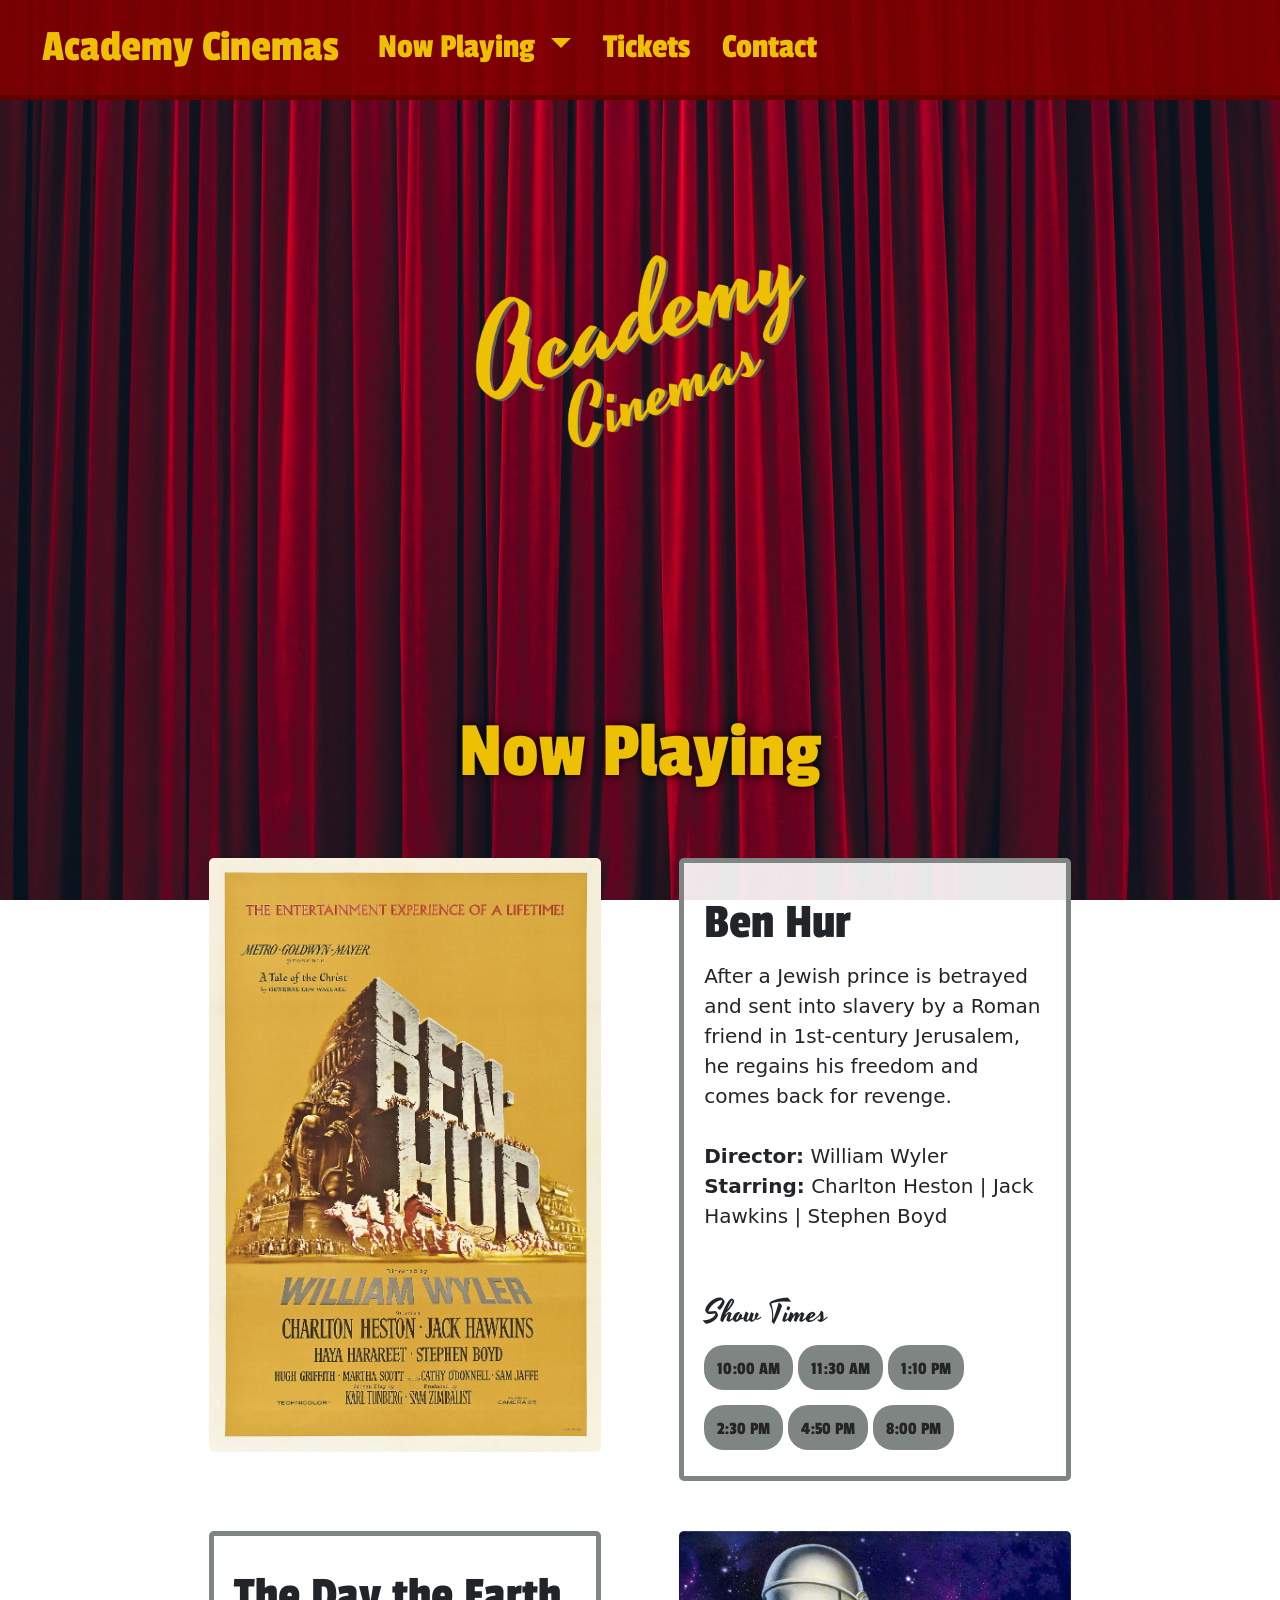
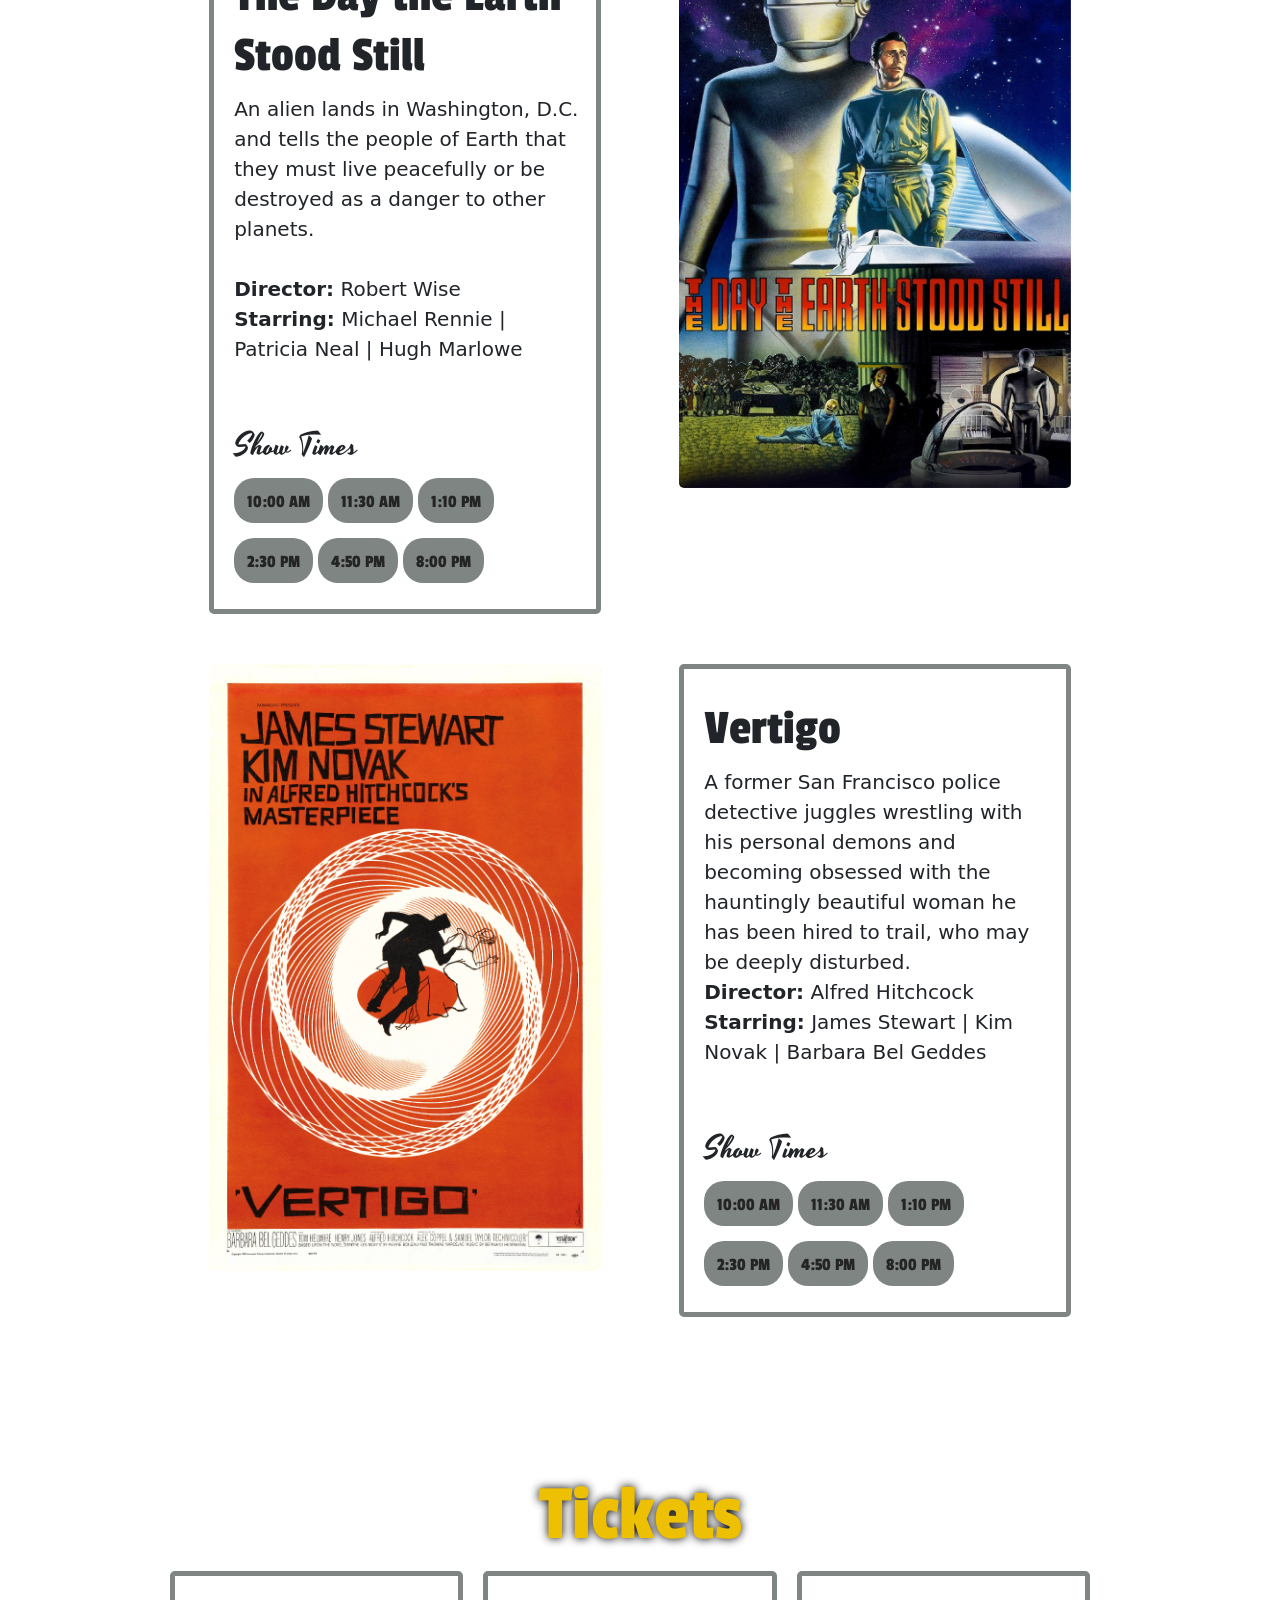
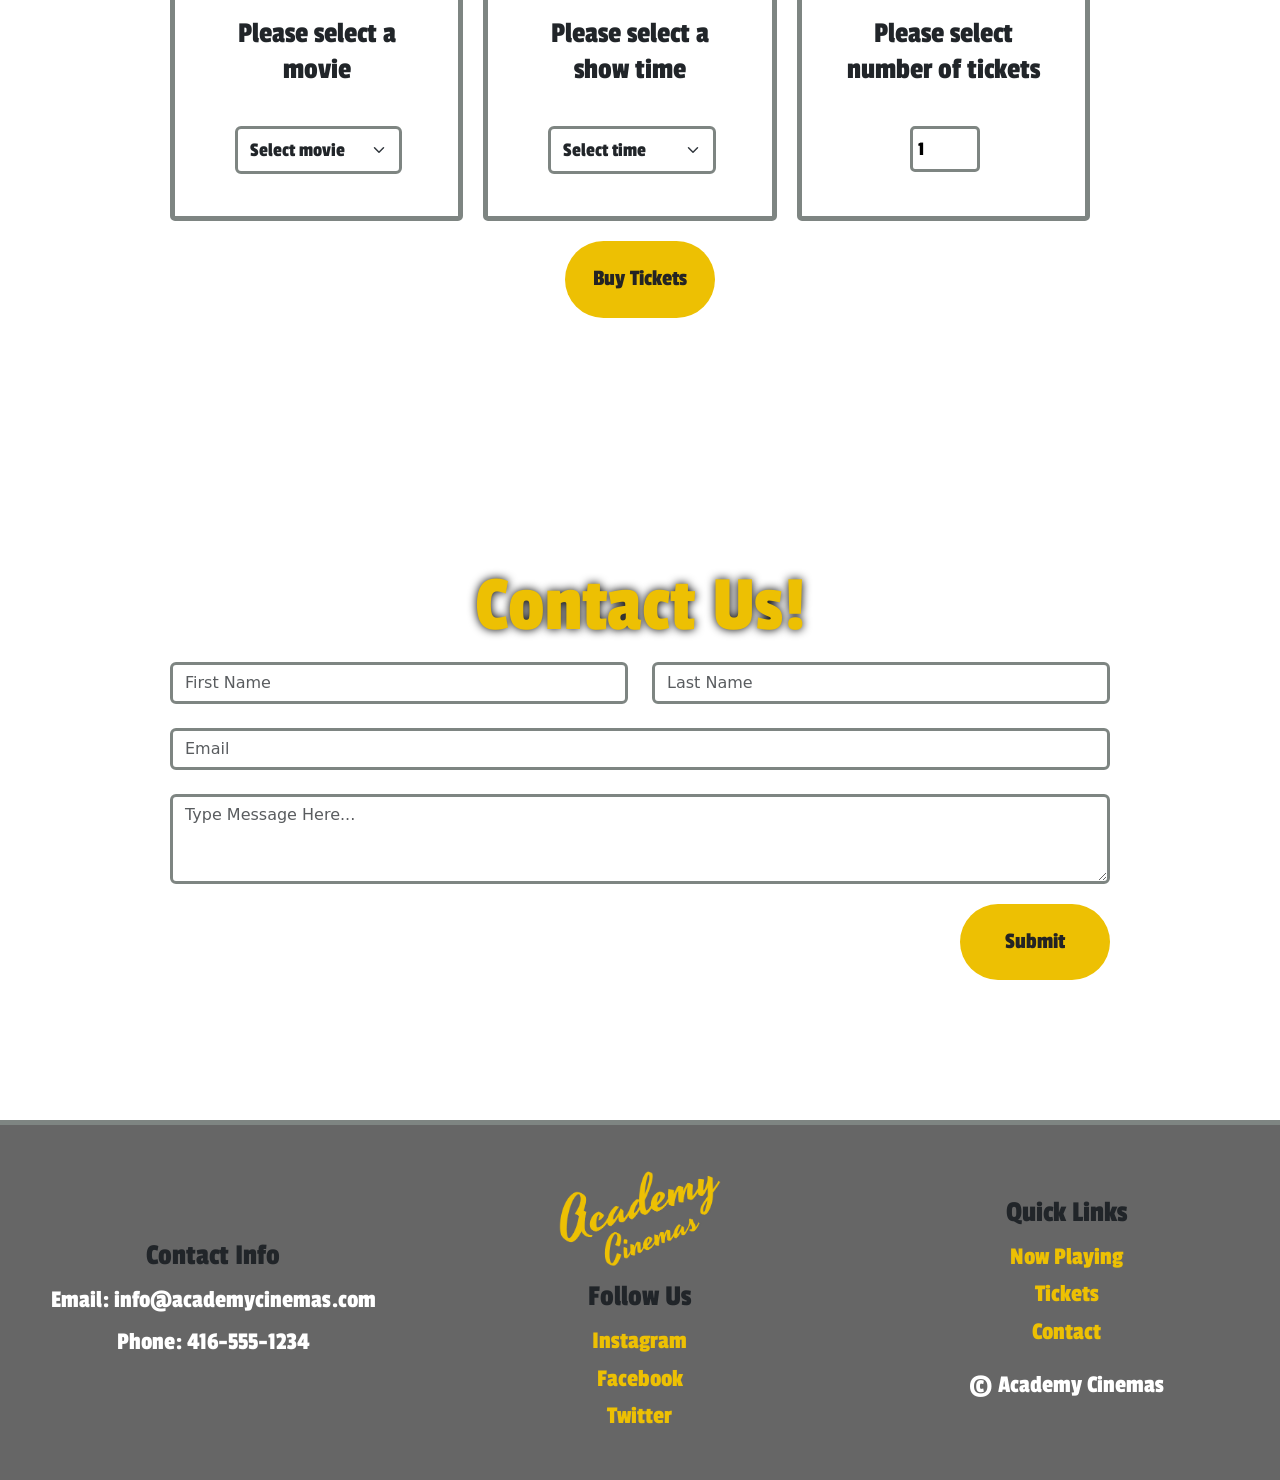
<file: Academy-Cinemas/index.html>
<!doctype html>
<html lang="en">

<head>
    <meta charset="utf-8">
    <meta name="viewport" content="width=device-width, initial-scale=1">
    <title>Academy Cinemas</title>
    <!--BOOTSTRAP CSS-->
    <link href="https://cdn.jsdelivr.net/npm/bootstrap@5.3.8/dist/css/bootstrap.min.css" rel="stylesheet"
        integrity="sha384-sRIl4kxILFvY47J16cr9ZwB07vP4J8+LH7qKQnuqkuIAvNWLzeN8tE5YBujZqJLB" crossorigin="anonymous">
    <!--CUSTOM CSS listed last to override Bootstrap CSS
    based on levels of specificity-->
    <link href="css/custom.css" rel="stylesheet">
    <!--Custom CSS for multiple screen sizes-->
    <link href="css/custom-css-media.css" rel="stylesheet">
</head>

<body>
    <!--BOOTSTRAP JAVASCRIPT-->
    <script src="https://cdn.jsdelivr.net/npm/bootstrap@5.3.8/dist/js/bootstrap.bundle.min.js"
        integrity="sha384-FKyoEForCGlyvwx9Hj09JcYn3nv7wiPVlz7YYwJrWVcXK/BmnVDxM+D2scQbITxI"
        crossorigin="anonymous"></script>
    <!--NAVBAR-->
    <nav class="navbar navbar-expand-lg sticky-top">
        <div class="container-fluid">
            <a class="navbar-brand" href="#">Academy Cinemas</a>
            <button class="navbar-toggler" type="button" data-bs-toggle="collapse" data-bs-target="#navbarNavDropdown"
                aria-controls="navbarNavDropdown" aria-expanded="false" aria-label="Toggle navigation">
                <span class="navbar-toggler-icon"></span>
            </button>
            <div class="collapse navbar-collapse" id="navbarNavDropdown">
                <ul class="navbar-nav">
                    <li class="nav-item dropdown">
                        <a class="nav-link dropdown-toggle" href="#" role="button" data-bs-toggle="dropdown"
                            aria-expanded="false">
                            Now Playing
                        </a>
                        <ul class="dropdown-menu">
                            <li><a class="dropdown-item" href="#ben-hur">Ben Hur</a></li>
                            <li><a class="dropdown-item" href="#stood-still">The Day the Earth Stood Still</a></li>
                            <li><a class="dropdown-item" href="#vertigo">Vertigo</a></li>
                        </ul>
                    </li>
                    <li class="nav-item">
                        <a class="nav-link" href="#tickets">Tickets</a>
                    </li>
                    <li class="nav-item">
                        <a class="nav-link" href="#contact">Contact</a>
                    </li>
                </ul>
            </div>
        </div>
    </nav>
    <!--LOGO-->
    <header class="row justify-content-center">
        <img src="images/logo.png" class="img-fluid col-lg-6" id="header-image" alt="Academy Cinemas Logo">
    </header>
    <!--NOW PLAYING-->
    <section>
        <div class="container" id="now-playing">
            <h1>Now Playing</h1>
            <!--BEN HUR-->
            <div class="d-flex flex-row flex-wrap spacer" id="ben-hur">
                <div class="col-lg-5 mx-auto">
                    <img src="images/ben-hur.jpg" class="img-fluid" alt="Ben Hur movie poster">
                </div>
                <div class="card col-lg-5 mx-auto">
                    <div class="card-body">
                        <h3 class="card-title">Ben Hur</h3>
                        <!--BEN-HUR MOVIE DESCRIPTION-->
                        <p class="lead">After a Jewish prince is betrayed and sent into slavery by a Roman friend in
                            1st-century Jerusalem, he regains his freedom and comes back for revenge.
                            <br>
                            <br>
                            <b>Director:</b> William Wyler
                            <br>
                            <b>Starring:</b> Charlton Heston | Jack Hawkins | Stephen Boyd
                        </p>
                        <br>
                        <br>
                        <!--BEN-HUR SHOW TIMES-->
                        <h4 class="card-title">Show Times</h4>
                        <div class="row">
                            <div clas="col">
                                <a class="btn" href="#tickets" role="button">10:00 AM</a>
                                <a class="btn" href="#tickets" role="button">11:30 AM</a>
                                <a class="btn" href="#tickets" role="button">1:10 PM</a>
                            </div>
                        </div>
                        <div class="row">
                            <div clas="col">
                                <a class="btn" href="#tickets" role="button">2:30 PM</a>
                                <a class="btn" href="#tickets" role="button">4:50 PM</a>
                                <a class="btn" href="#tickets" role="button">8:00 PM</a>
                            </div>
                        </div>
                    </div>
                </div>
            </div>
            <!--THE DAY THE EARTH STOOD STILL-->
            <div class="d-flex flex-row flex-wrap-reverse spacer" id="stood-still">

                <div class="card col-lg-5 mx-auto">
                    <div class="card-body">
                        <h3 class="card-title">The Day the Earth Stood Still</h3>
                        <!--THE DAY THE EARTH STOOD STILL MOVIE DESCRIPTION-->
                        <p class="lead">An alien lands in Washington, D.C. and tells the people of Earth that they must
                            live peacefully or be destroyed as a danger to other planets.
                            <br>
                            <br>
                            <b>Director:</b> Robert Wise
                            <br>
                            <b>Starring:</b> Michael Rennie | Patricia Neal | Hugh Marlowe
                        </p>
                        <br>
                        <br>
                        <!--THE DAY THE EARTH STOOD STILL SHOW TIMES-->
                        <h4 class="card-title">Show Times</h4>
                        <div class="row">
                            <div clas="col">
                                <a class="btn" href="#tickets" role="button">10:00 AM</a>
                                <a class="btn" href="#tickets" role="button">11:30 AM</a>
                                <a class="btn" href="#tickets" role="button">1:10 PM</a>
                            </div>
                        </div>
                        <div class="row">
                            <div clas="col">
                                <a class="btn" href="#tickets" role="button">2:30 PM</a>
                                <a class="btn" href="#tickets" role="button">4:50 PM</a>
                                <a class="btn" href="#tickets" role="button">8:00 PM</a>
                            </div>
                        </div>
                    </div>

                </div>
                <div class="col-lg-5 mx-auto">
                    <img src="images/earth-stood-still.jpg" class="img-fluid"
                        alt="The Day the Earth Stood Still movie poster">
                </div>
            </div>
            <!--VERTIGO-->
            <div class="d-flex flex-row flex-wrap spacer" id="vertigo">
                <div class="col-lg-5 mx-auto">
                    <img src="images/vertigo.jpg" class="img-fluid" alt="Vertigo movie poster">
                </div>
                <div class="card col-lg-5 mx-auto">
                    <div class="card-body">
                        <h3 class="card-title">Vertigo</h3>
                        <!--VERTIGO MOVIE DESCRIPTION-->
                        <p class="lead">A former San Francisco police detective juggles wrestling with
                            his personal demons and becoming obsessed with the hauntingly
                            beautiful woman he has been hired to trail, who may be deeply disturbed.
                            <br>
                            <b>Director:</b> Alfred Hitchcock
                            <br>
                            <b>Starring:</b> James Stewart | Kim Novak | Barbara Bel Geddes
                        </p>
                        <br>
                        <br>
                        <!--VERTIGO SHOW TIMES-->
                        <h4 class="card-title">Show Times</h4>
                        <div class="row">
                            <div clas="col">
                                <a class="btn" href="#tickets" role="button">10:00 AM</a>
                                <a class="btn" href="#tickets" role="button">11:30 AM</a>
                                <a class="btn" href="#tickets" role="button">1:10 PM</a>
                            </div>
                        </div>
                        <div class="row">
                            <div clas="col">
                                <a class="btn" href="#tickets" role="button">2:30 PM</a>
                                <a class="btn" href="#tickets" role="button">4:50 PM</a>
                                <a class="btn" href="#tickets" role="button">8:00 PM</a>
                            </div>
                        </div>
                    </div>
                </div>
            </div>
        </div>
    </section>
    <!--TICKETS-->
    <section>
        <div class="container spacer" id="tickets">
            <h1>Tickets</h1>
            <div class="d-flex flex-row flex-wrap">
                <!--MOVIE SELECTION-->
                <div class="col">
                    <div class="card text-center">
                        <h5 class="card-title">Please select a movie</h5>
                        <div class="card-body">
                            <select class="form-select" aria-label="Movie title selection">
                                <option selected>Select movie</option>
                                <option value="1">Ben-Hur</option>
                                <option value="2">The Day the Earth Stood Still</option>
                                <option value="3">Vertigo</option>
                            </select>
                        </div>
                    </div>
                </div>
                <!--TIME SELECTION-->
                <div class="col">
                    <div class="card text-center">
                        <h5 class="card-title">Please select a show time</h5>
                        <div class="card-body">
                            <select class="form-select" aria-label="Show time selection">
                                <option selected>Select time</option>
                                <option value="1">10:00 AM</option>
                                <option value="2">11:30 AM</option>
                                <option value="3">1:10 PM</option>
                                <option value="4">2:30 PM</option>
                                <option value="5">4:50 PM</option>
                                <option value="6">8:00 PM</option>
                            </select>
                        </div>
                    </div>
                </div>
                <!--NUMBER OF TICKETS-->
                <div class="col">
                    <div class="card text-center">
                        <h5 class="card-title">Please select number of tickets</h5>
                        <div class="card-body">
                            <input type="number" id="quantity" value="1" step="1">
                        </div>
                    </div>
                </div>
            </div>
            <!--BUY TICKETS BUTTON-->
            <div class="row justify-content-center">
                <div class="col-auto">
                    <button type="button" class="btn yellow-btn">Buy Tickets</button>
                </div>
            </div>
        </div>
    </section>
    <!--CONTACT FORM-->
    <section>
        <div class="container" id="contact">
            <h1>Contact Us!</h1>
            <div class="row gy-4">
                <div class="col">
                    <input type="text" class="form-control" placeholder="First Name">
                </div>
                <div class="col">
                    <input type="text" class="form-control" placeholder="Last Name">
                </div>
                <div>
                    <input type="email" class="form-control" placeholder="Email">
                </div>
                <div>
                    <textarea class="form-control" rows="3" placeholder="Type Message Here..."></textarea>
                    <button type="submit" class="btn yellow-btn" id="contact-submit">Submit</button>
                </div>
            </div>
        </div>
    </section>
    <!--FOOTER-->
    <footer class="container-fluid">
        <div class="row text-center align-items-center py-4">

            <!--CONTACT INFORMATION-->
            <div class="col-md-4 footer-section">
                <h5>Contact Info</h5>
                <p class="footer-text">Email: info@academycinemas.com</p>
                <p class="footer-text">Phone: 416-555-1234</p>
            </div>

            <!--SOCIAL MEDIA LINKS-->
            <div class="col-md-4 footer-section">
                <img src="images/logo.png" class="footer-img" alt="Academy Cinemas logo">

                <h5>Follow Us</h5>

                <a href="#" class="footer-link">Instagram</a>
                <a href="#" class="footer-link">Facebook</a>
                <a href="#" class="footer-link">Twitter</a>
            </div>

            <!--WEBSITE NAVIGATION-->
            <div class="col-md-4 footer-section">
                <h5>Quick Links</h5>

                <a href="#now-playing" class="footer-link">Now Playing</a>
                <a href="#tickets" class="footer-link">Tickets</a>
                <a href="#contact" class="footer-link">Contact</a>

                <p class="footer-text mt-3">&copy; Academy Cinemas</p>
            </div>

        </div>
    </footer>
</body>

</html>
</file>
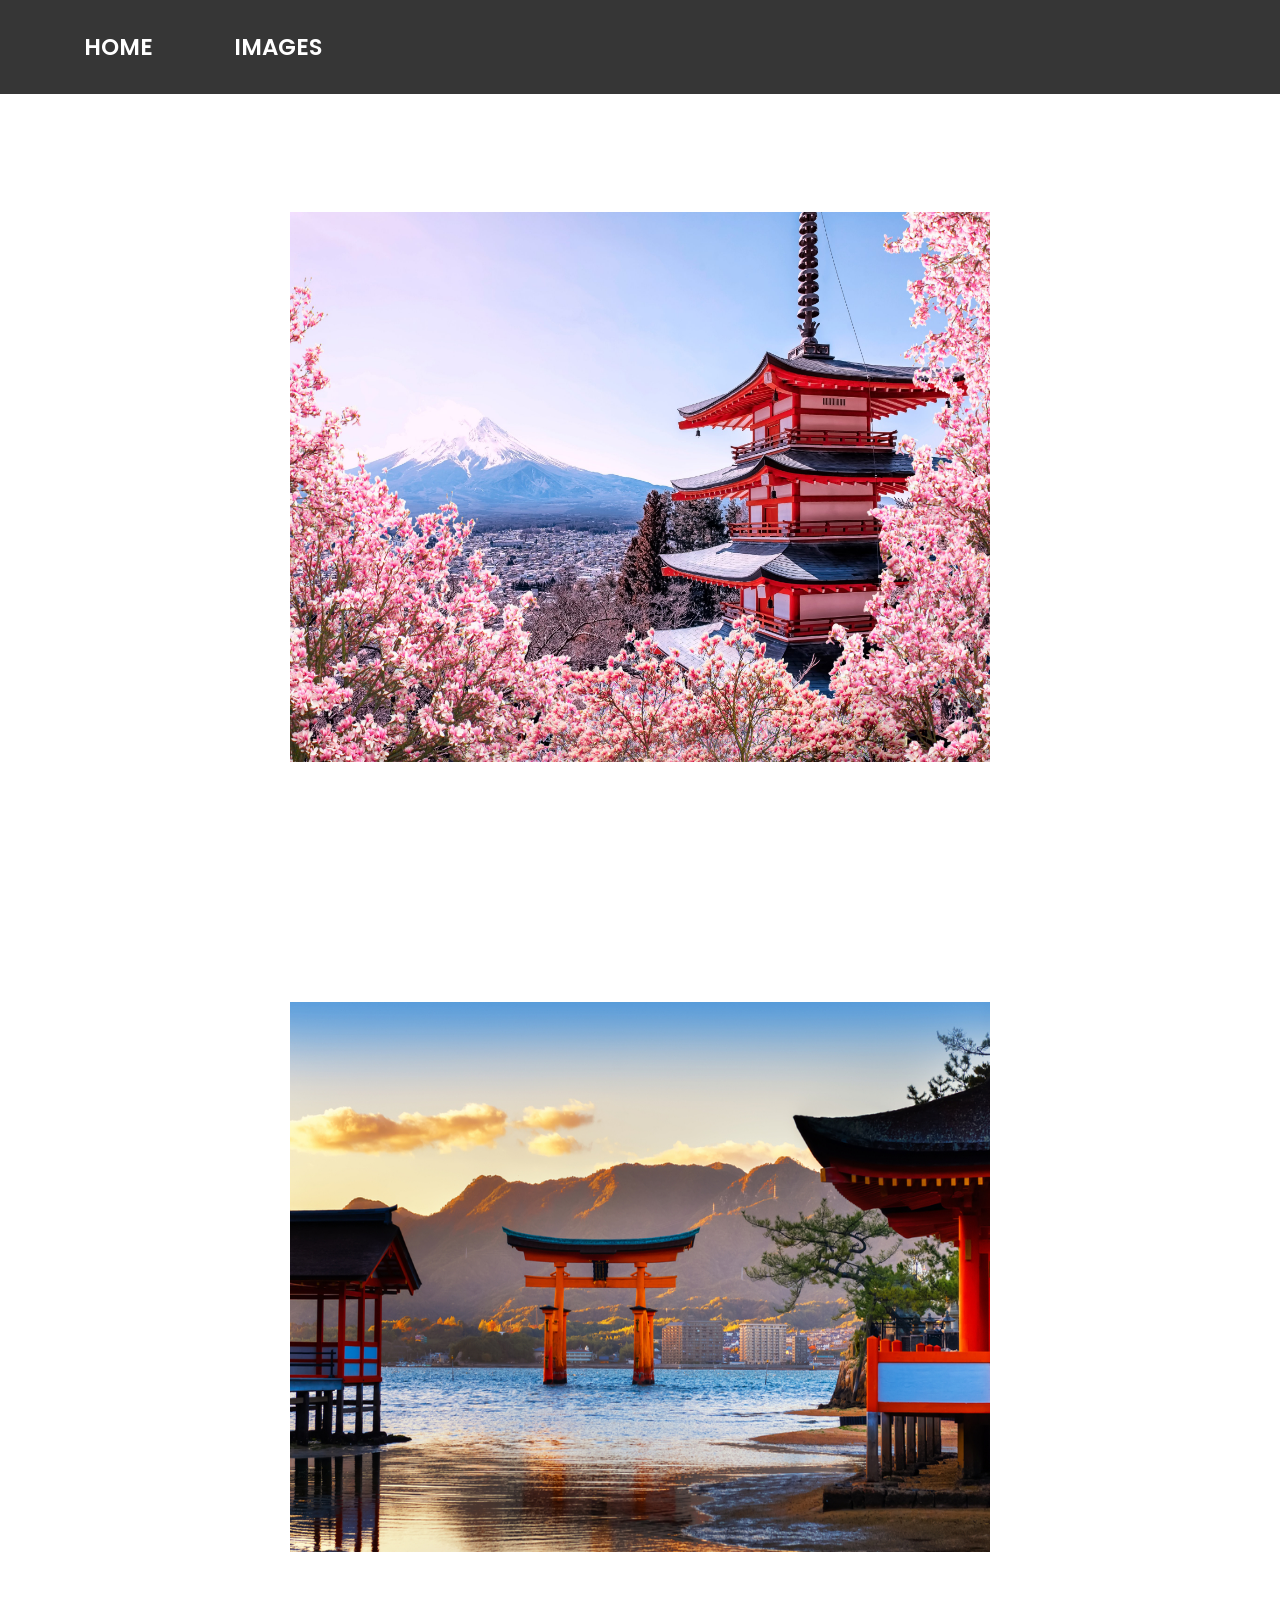
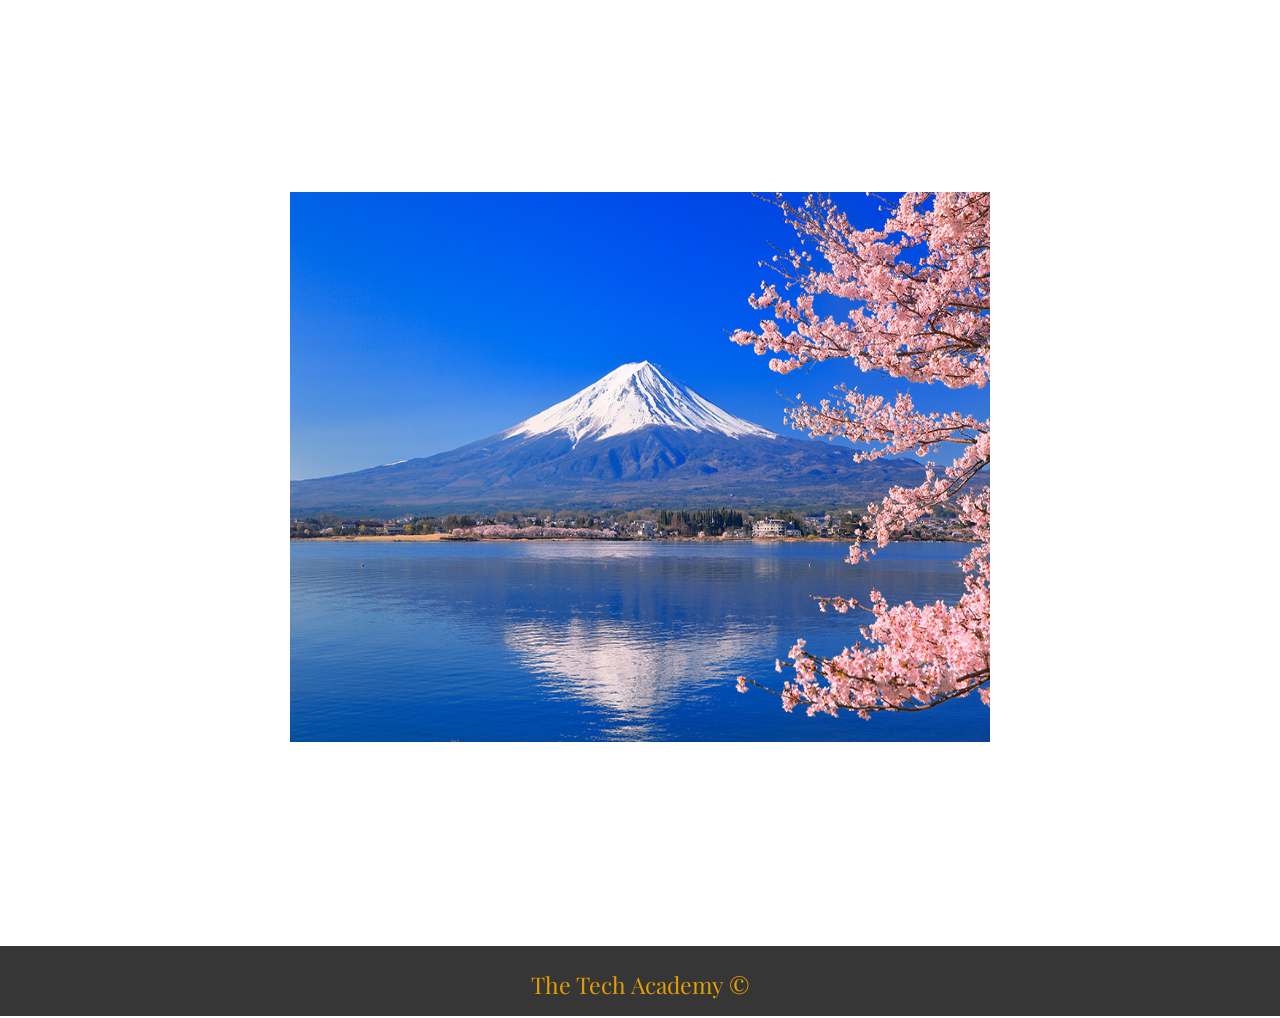
<file: Creating-CSS-Effects/index.html>
<!DOCTYPE html>
<html>

<head>
    <title>Creating Effects with CSS</title>
    <meta charset="UTF-8">
    <link rel="preconnect" href="https://fonts.googleapis.com">
    <link rel="preconnect" href="https://fonts.gstatic.com" crossorigin>
    <link
        href="https://fonts.googleapis.com/css2?family=Poppins:wght@400;600&family=Playfair+Display:wght@600&display=swap"
        rel="stylesheet">
    <link rel="stylesheet" href="css/style.css">
    <link rel="stylesheet" href="css/style.css">
</head>

<body>
    <!--NAVBAR-->
    <nav class="nav-bar">
        <ul>
            <li>
                <a href="#">Home</a>
            </li>
            <li class="drop">
                <a href="#">Images</a>
                <div class="rollover-menu">
                    <a href="#image1">Image 1</a>
                    <a href="#image2">Image 2</a>
                    <a href="#image3">Image 3</a>
                </div>
            </li>
        </ul>
    </nav>
    <!--IMAGES-->
    <section>
        <!--IMAGE 1-->
        <div id="image1" class="image-container">
            <img src="images/japan-01.jpg">
            <div class="overlay"></div>
        </div>
        <!--IMAGE 2-->
        <div id="image2" class="image-container">
            <img src="images/japan-02.jpg" class="zoom">
        </div>
        <!--IMAGE 3-->
        <div id="image3" class="image-container">
            <div class="circle">
                <img src="images/japan-03.jpg">
            </div>
        </div>
    </section>
    <!--FOOTER-->
    <footer>
        <div class="footer-text">
            <p>The Tech Academy &copy;</p>
        </div>
    </footer>
</body>

</html>
</file>
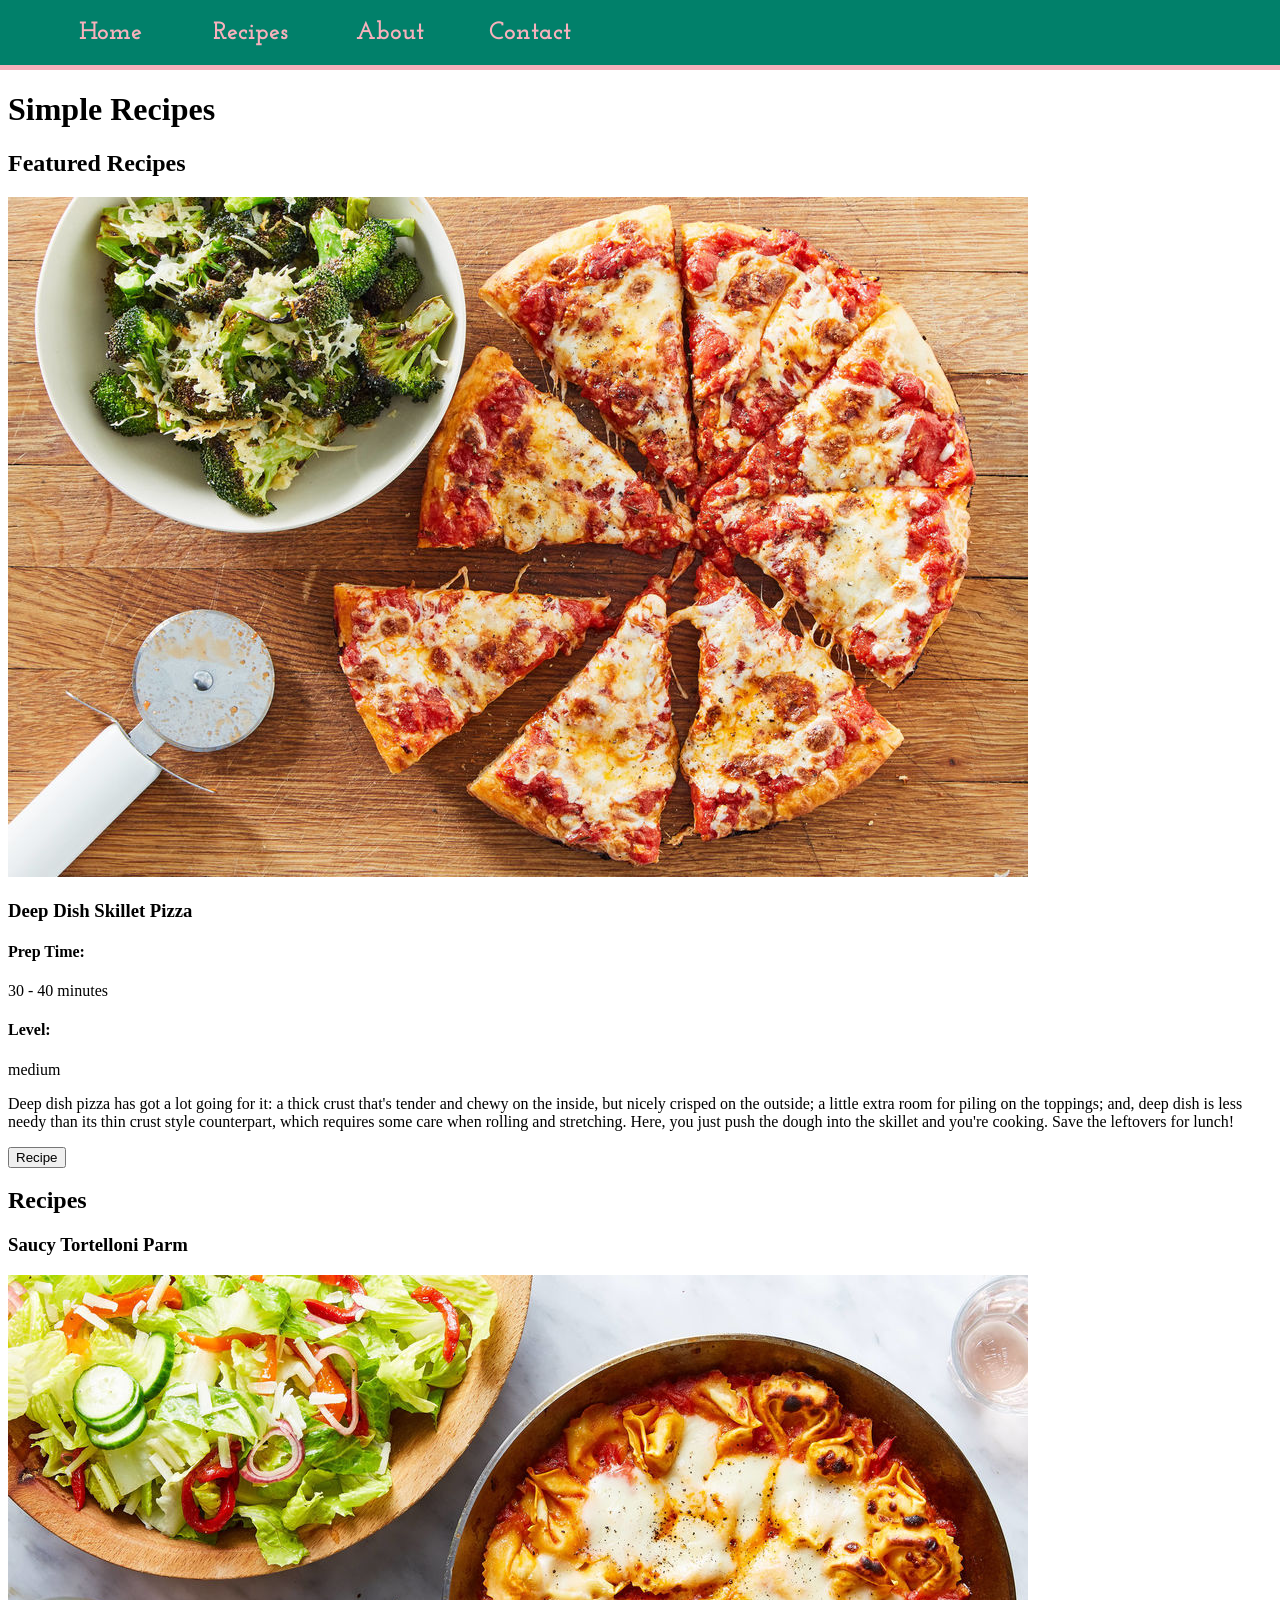
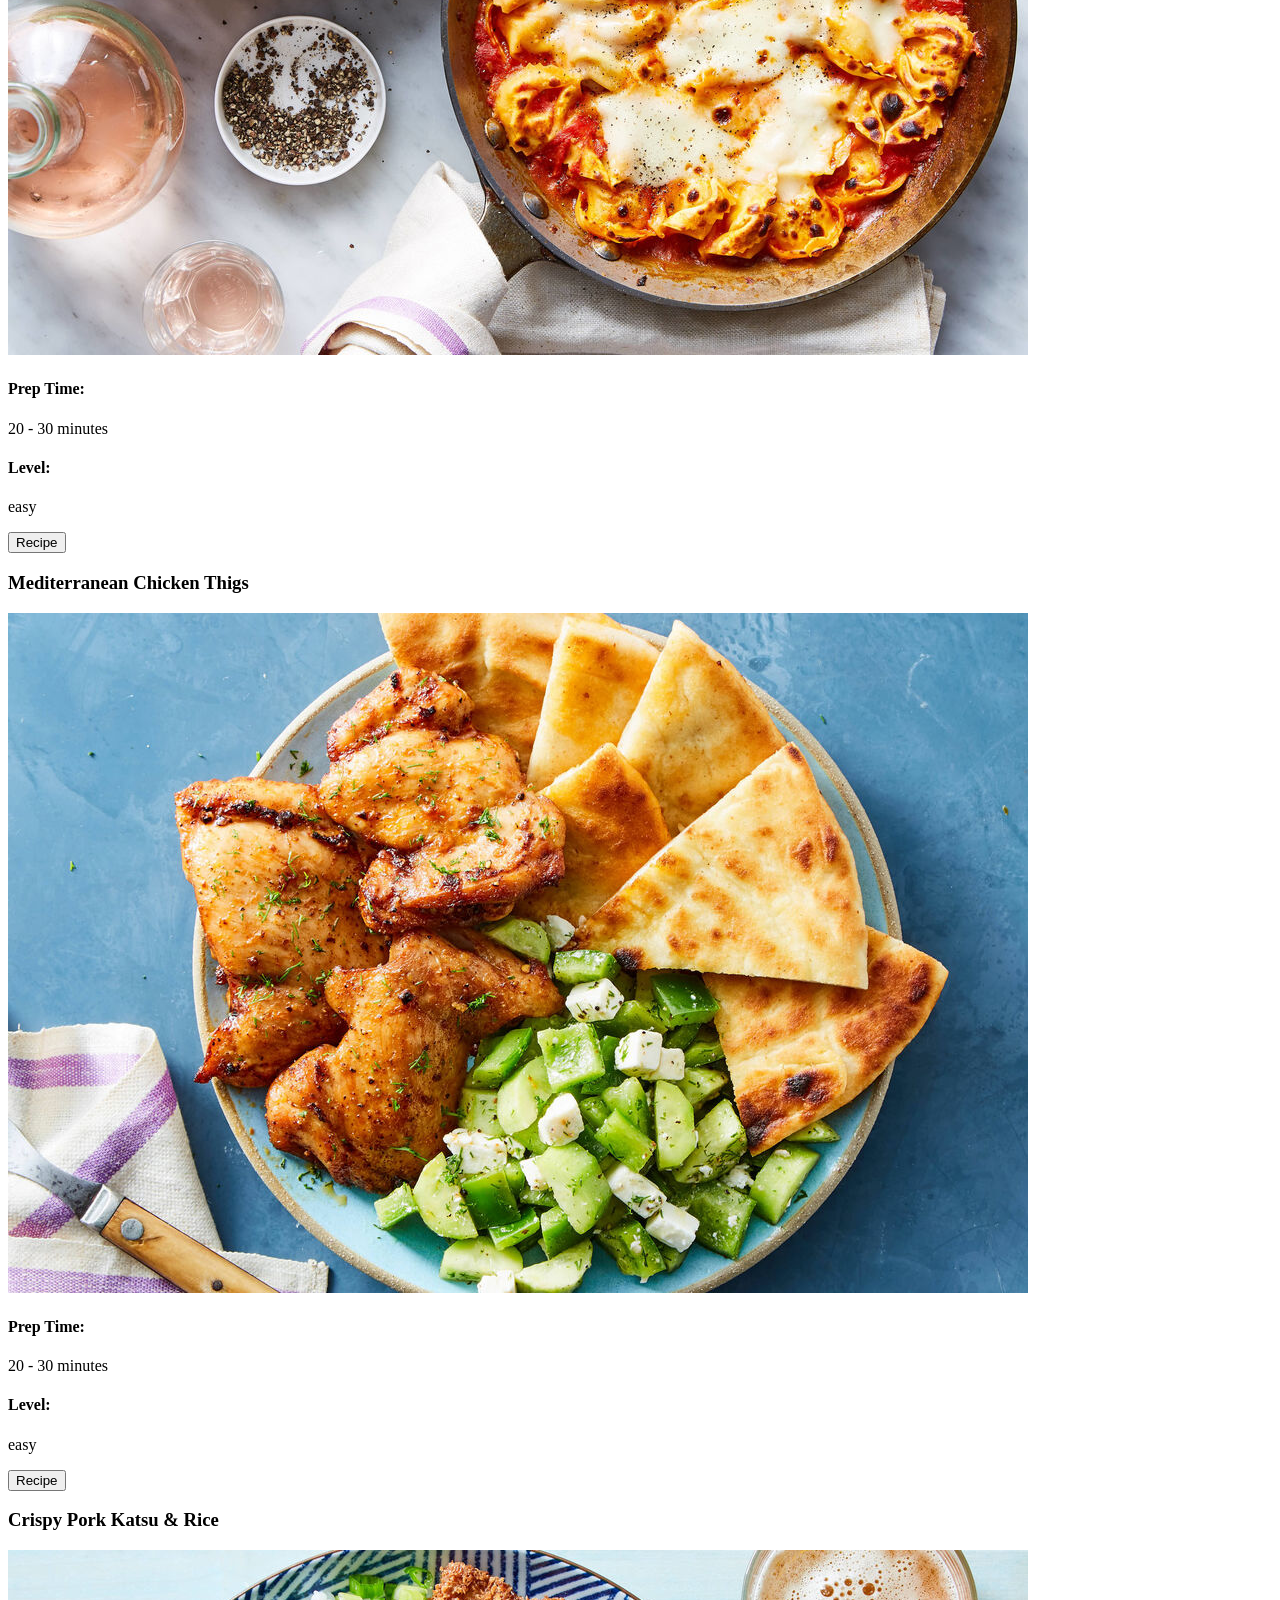
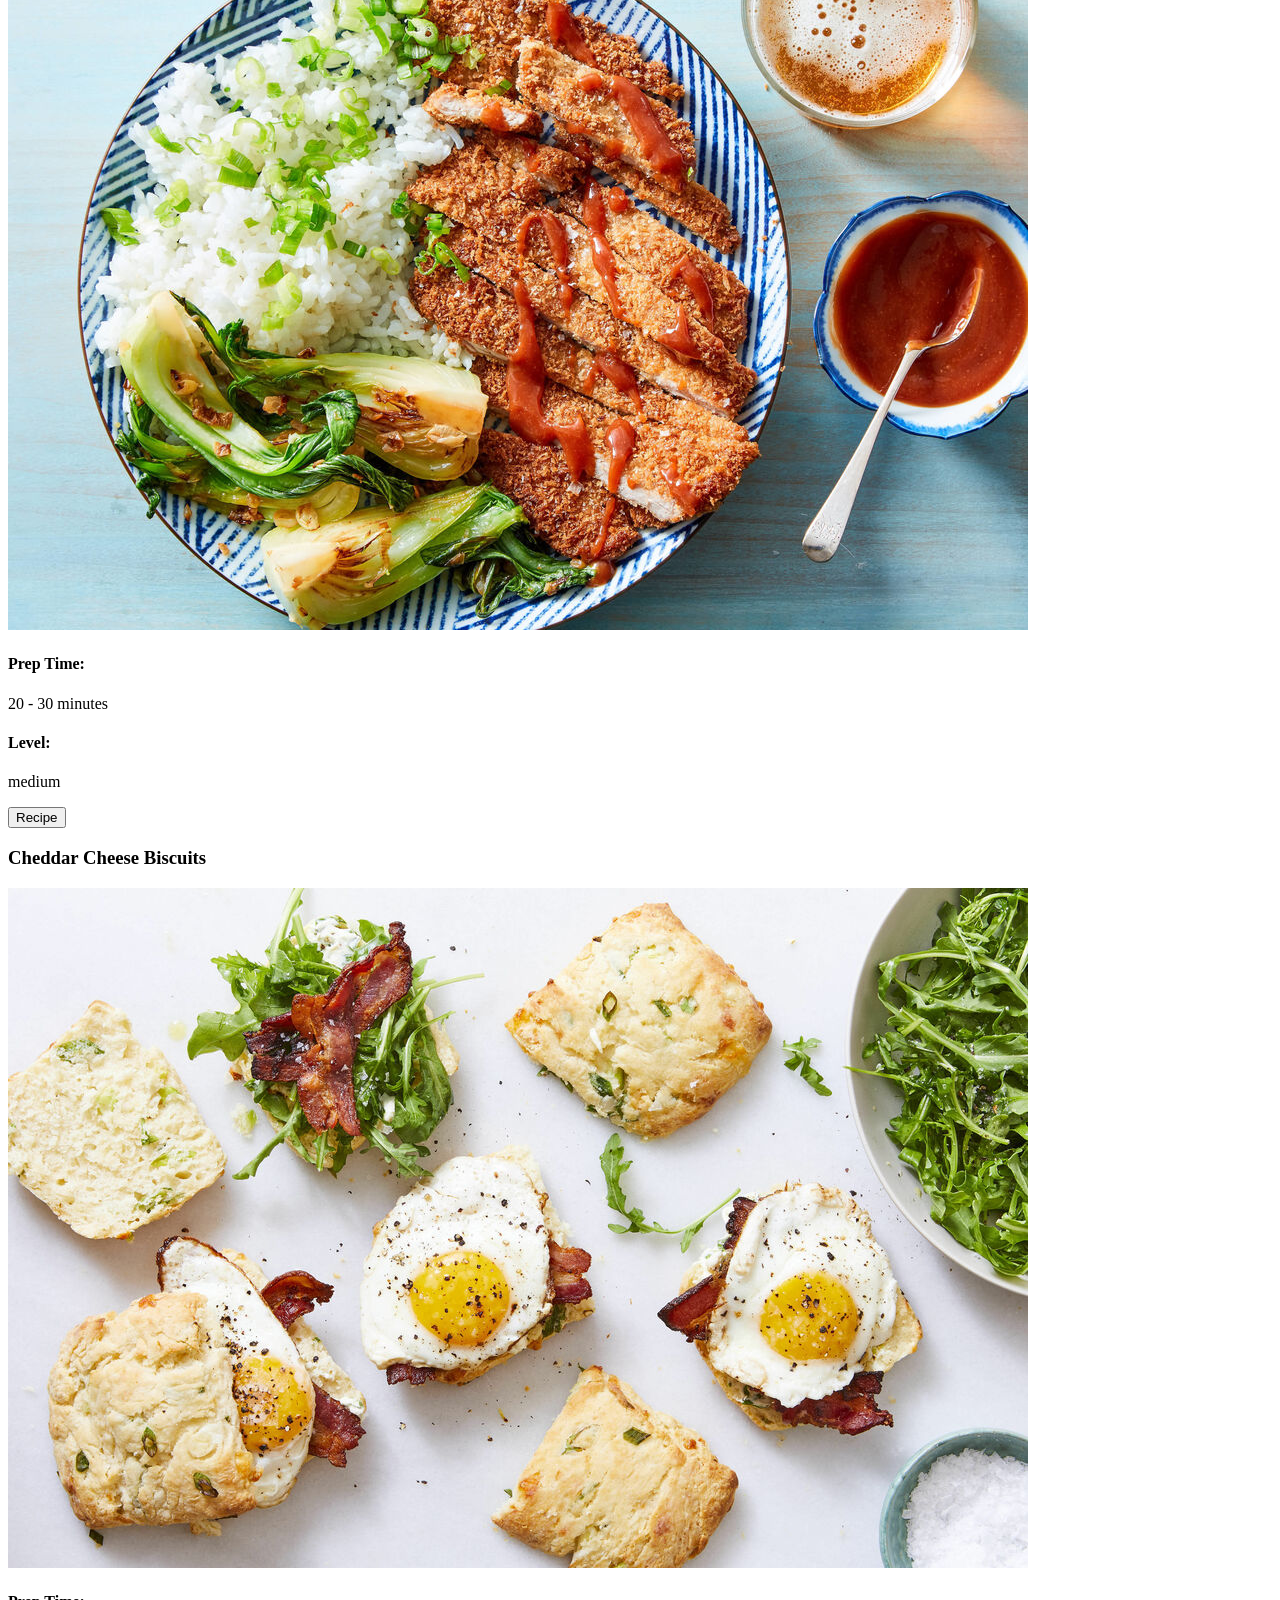
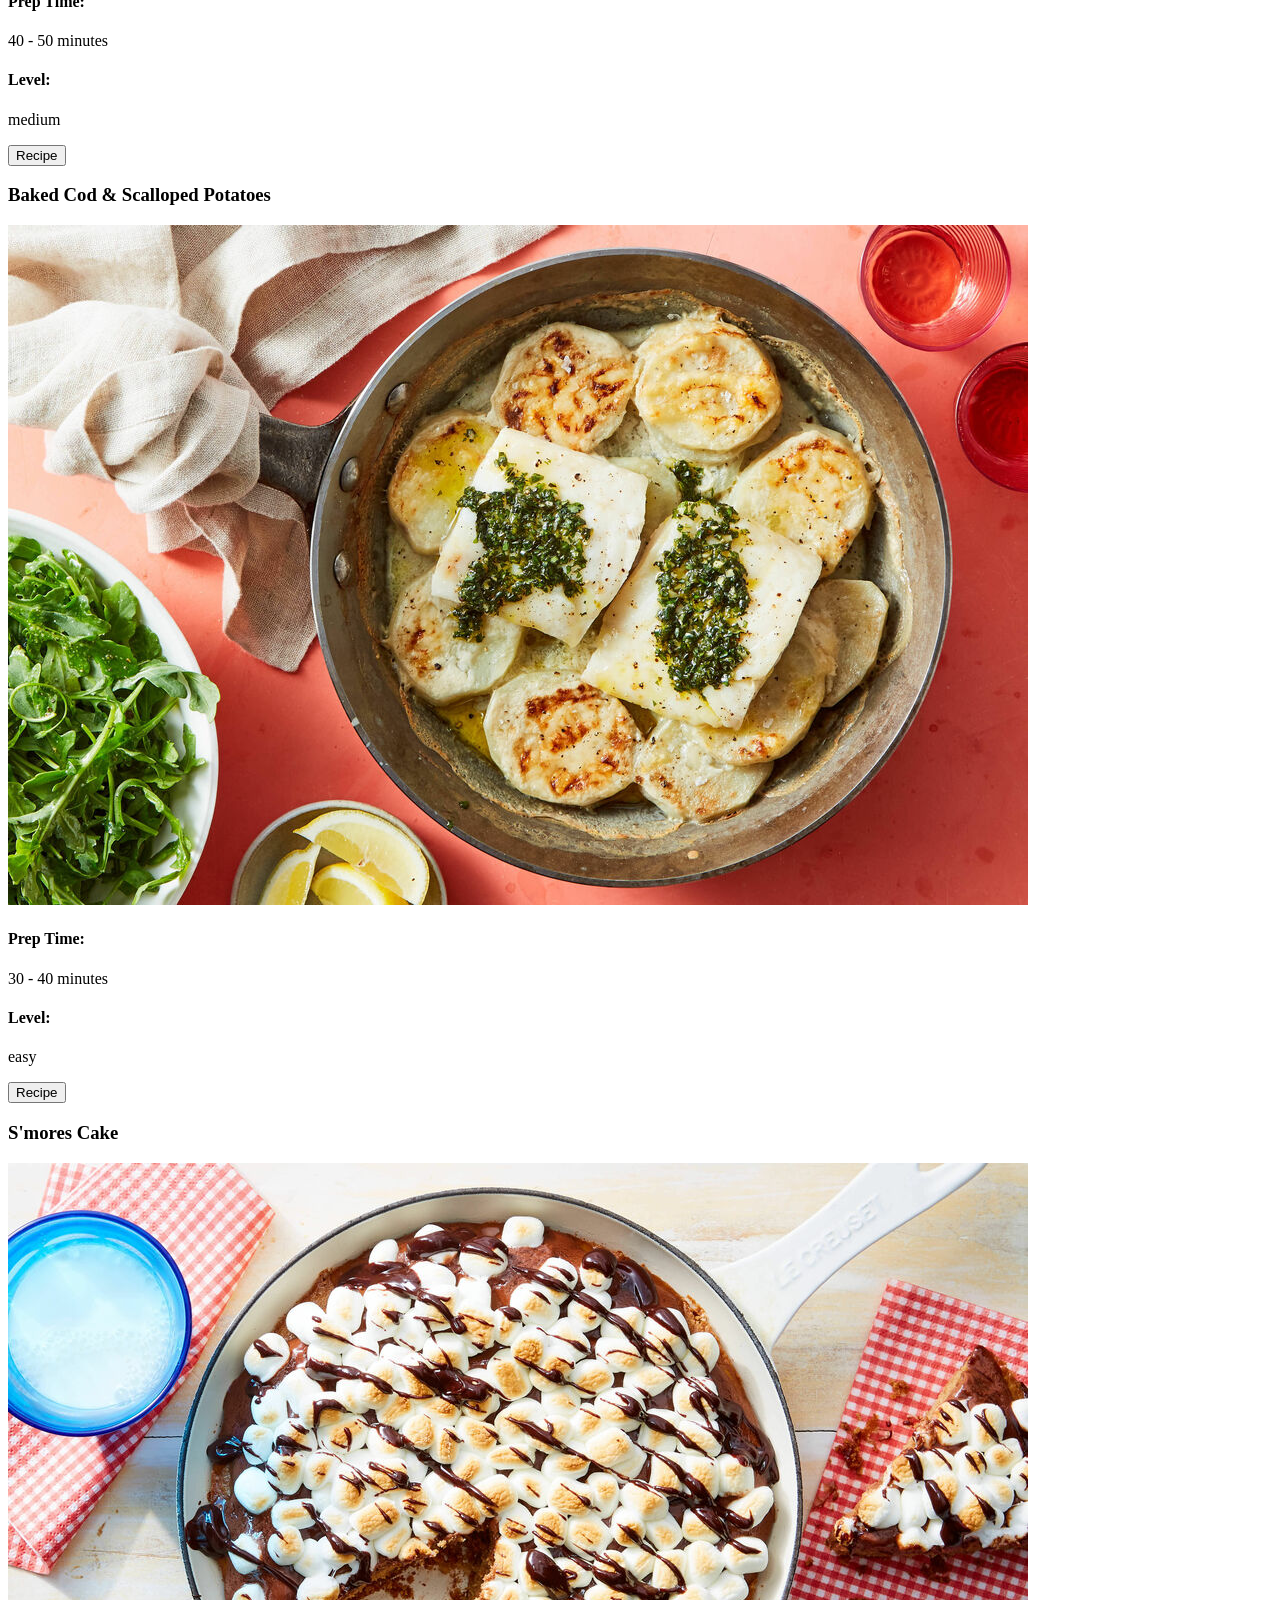
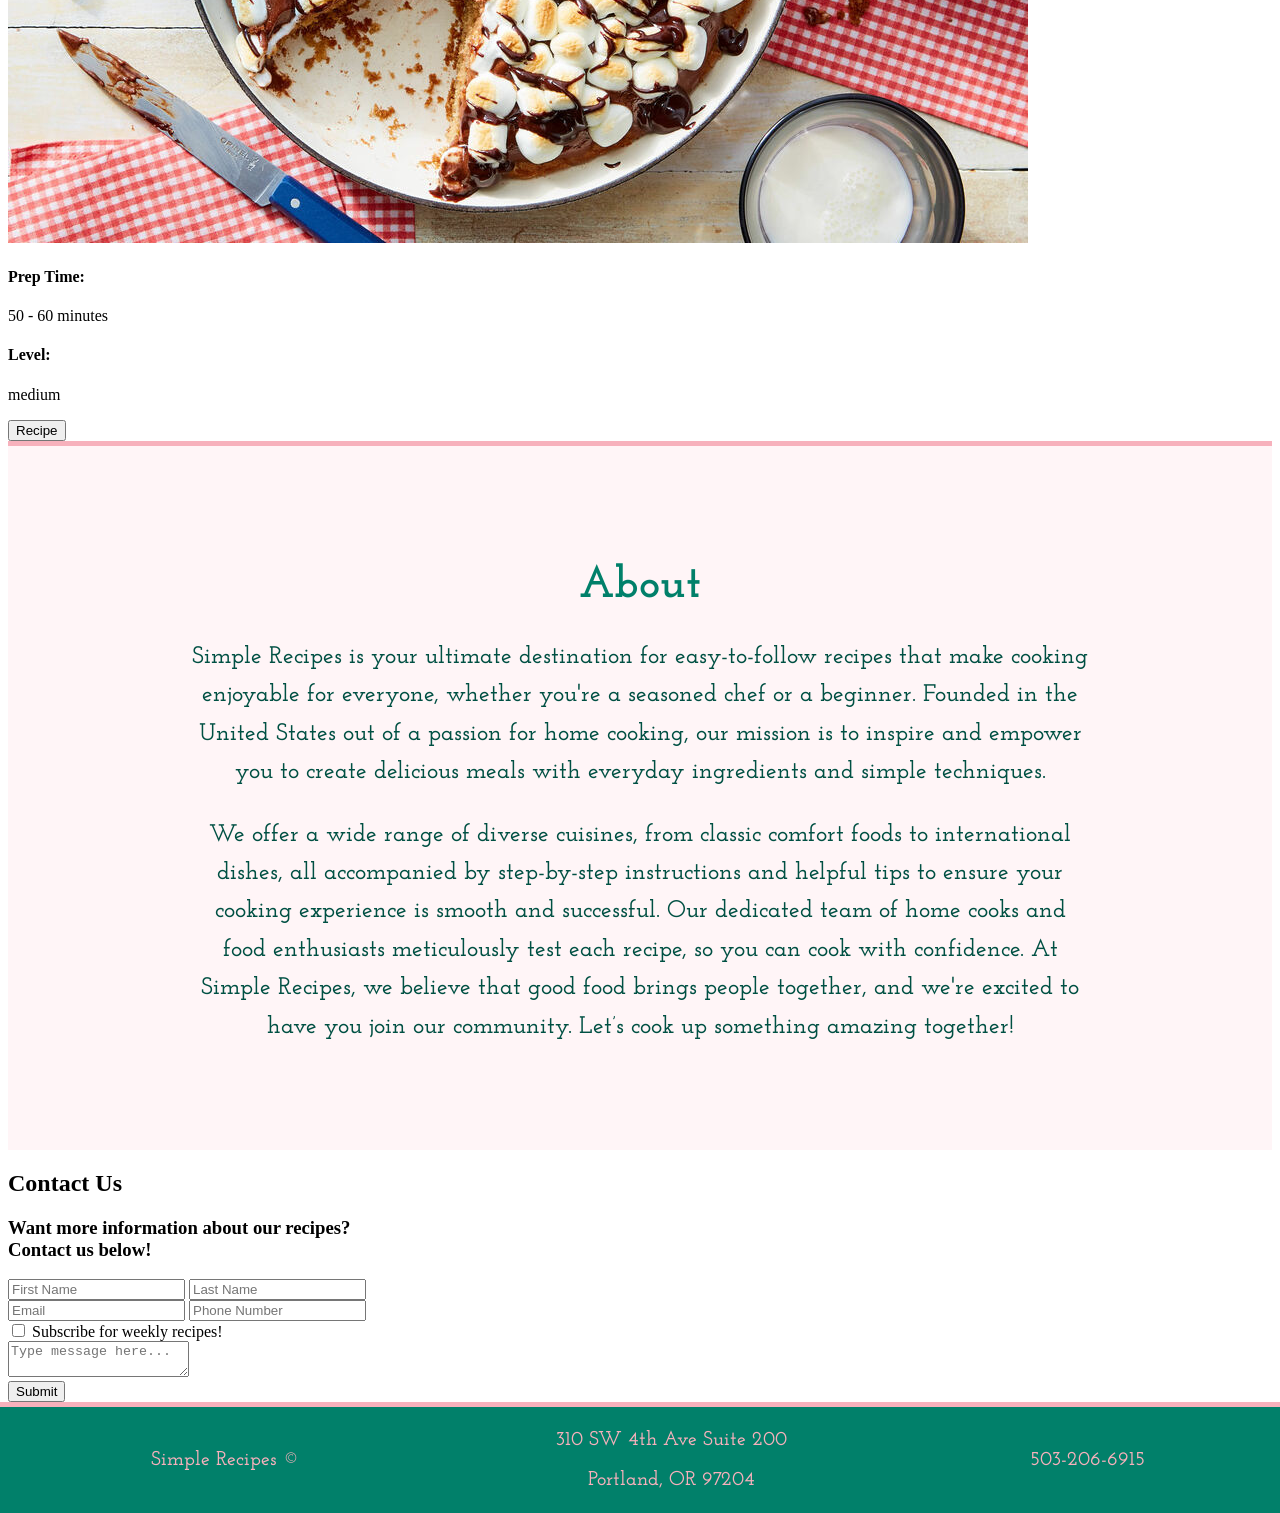
<file: Simple-Recipes/index.html>
<!DOCTYPE html>
<html>

<head>
    <title>Simple Recipes</title>
    <meta charset="UTF-8">
    <link rel="stylesheet" href="css/style.css">
</head>

<body>
    <!--NAVBAR-->
    <nav class="nav-bar">
        <ul>
            <li><a href="#">Home</a></li>
            <li class="drop"><a href="#recipes">Recipes</a>
                <div class="rollover-menu">
                    <a href="#featured">Featured Recipes</a>
                    <a href="#pasta">Pasta</a>
                    <a href="#chicken">Chicken</a>
                    <a href="#pork">Pork</a>
                    <a href="#biscuits">Biscuits</a>
                    <a href="#fish">Fish</a>
                    <a href="#dessert">Dessert</a>
                </div>
            </li>
            <li><a href="#about">About</a></li>
            <li><a href="#contact">Contact</a></li>
        </ul>
    </nav>
    <!--HEADER-->
    <header>
        <h1>Simple Recipes</h1>
    </header>
    <!--RECIPES-->
    <section>
        <!--FEATURED RECIPES-->
        <div id="featured">
            <h2>Featured Recipes</h2>
            <div>
                <img src="images/skillet-pizza.jpeg">
            </div>
            <div>
                <h3>Deep Dish Skillet Pizza</h3>
                <h4>Prep Time:</h4>
                <p>30 - 40 minutes</p>
                <h4>Level:</h4>
                <p>medium</p>
                <p>Deep dish pizza has got a lot going for it:
                    a thick crust that's tender and chewy on the inside,
                    but nicely crisped on the outside; a little extra room for piling
                    on the toppings; and, deep dish is less needy than its thin crust
                    style counterpart, which requires some care when rolling and stretching.
                    Here, you just push the dough into the skillet and you're cooking.
                    Save the leftovers for lunch!</p>
                <input type="button" value="Recipe">
            </div>
        </div>
        <div id="recipes">
            <h2>Recipes</h2>
            <!--PASTA-->
            <div id="pasta">
                <h3>Saucy Tortelloni Parm</h3>
                <div>
                    <img src="images/tortelloni.jpeg">
                </div>
                <div>
                    <h4>Prep Time:</h4>
                    <p>20 - 30 minutes</p>
                    <h4>Level:</h4>
                    <p>easy</p>
                    <input type="button" value="Recipe">
                </div>
            </div>
            <!--CHICKEN-->
            <div id="chicken">
                <h3>Mediterranean Chicken Thigs</h3>
                <div>
                    <img src="images/chicken-thighs.jpeg">
                </div>
                <div>
                    <h4>Prep Time:</h4>
                    <p>20 - 30 minutes</p>
                    <h4>Level:</h4>
                    <p>easy</p>
                    <input type="button" value="Recipe">
                </div>
            </div>
            <!--PORK-->
            <div id="pork">
                <h3>Crispy Pork Katsu & Rice</h3>
                <div>
                    <img src="images/pork-katsu.jpeg">
                </div>
                <div>
                    <h4>Prep Time:</h4>
                    <p>20 - 30 minutes</p>
                    <h4>Level:</h4>
                    <p>medium</p>
                    <input type="button" value="Recipe">
                </div>
            </div>
            <!--BISCUITS-->
            <div id="biscuits">
                <h3>Cheddar Cheese Biscuits</h3>
                <div>
                    <img src="images/cheddar-biscuits.jpeg">
                </div>
                <div>
                    <h4>Prep Time:</h4>
                    <p>40 - 50 minutes</p>
                    <h4>Level:</h4>
                    <p>medium</p>
                    <input type="button" value="Recipe">
                </div>
            </div>
            <!--FISH-->
            <div id="fish">
                <h3>Baked Cod & Scalloped Potatoes</h3>
                <div>
                    <img src="images/baked-cod.jpeg">
                </div>
                <div>
                    <h4>Prep Time:</h4>
                    <p>30 - 40 minutes</p>
                    <h4>Level:</h4>
                    <p>easy</p>
                    <input type="button" value="Recipe">
                </div>
            </div>
            <!--DESSERT-->
            <div id="dessert">
                <h3>S'mores Cake</h3>
                <div>
                    <img src="images/smores.jpeg">
                </div>
                <div>
                    <h4>Prep Time:</h4>
                    <p>50 - 60 minutes</p>
                    <h4>Level:</h4>
                    <p>medium</p>
                    <input type="button" value="Recipe">
                </div>
            </div>
        </div>
    </section>
    <!--ABOUT-->
    <section class="about" id="about">
        <h2>About</h2>
        <div>
            <p>
                Simple Recipes is your ultimate destination for easy-to-follow recipes that make 
                cooking enjoyable for everyone, whether you're a seasoned chef or a beginner. 
                Founded in the United States out of a passion for home cooking, our mission is to inspire 
                and empower you to create delicious meals with everyday ingredients and simple techniques. 
            </p>
            <p>
                We offer a wide range of diverse cuisines, from classic comfort 
                foods to international dishes, all accompanied by step-by-step 
                instructions and helpful tips to ensure your cooking experience is smooth 
                and successful. Our dedicated team of home cooks and food enthusiasts meticulously 
                test each recipe, so you can cook with confidence. At Simple Recipes, 
                we believe that good food brings people together, and we're excited to have you 
                join our community. Let’s cook up something amazing together!


            </p>
        </div>
    </section>
    <!--CONTACT FORM-->
    <section id="contact">
        <h2>Contact Us</h2>
        <h3>Want more information about our recipes?
            <br>
            Contact us below!
        </h3>
        <form>
            <input type="text" placeholder="First Name">
            <input type="text" placeholder="Last Name">
            <br>
            <input type="email" placeholder="Email">
            <input type="tel" placeholder="Phone Number">
            <br>
            <input type="checkbox" id="subscription">
            <label for="subscription">Subscribe for weekly recipes!</label>
            <br>
            <textarea placeholder="Type message here..."></textarea>
            <br>
            <input type="submit" value="Submit">
        </form>
    </section>
    <!--FOOTER-->
    <footer>
        <table>
            <tr>
                <td>
                    <p>Simple Recipes &copy;</p>
                </td>
                <td>
                    <p>310 SW 4th Ave Suite 200</p>
                    <p>Portland, OR 97204</p>
                </td>
                <td>
                    <p>503-206-6915</p>
                </td>
            </tr>
        </table>
    </footer>
</body>

</html>
</file>
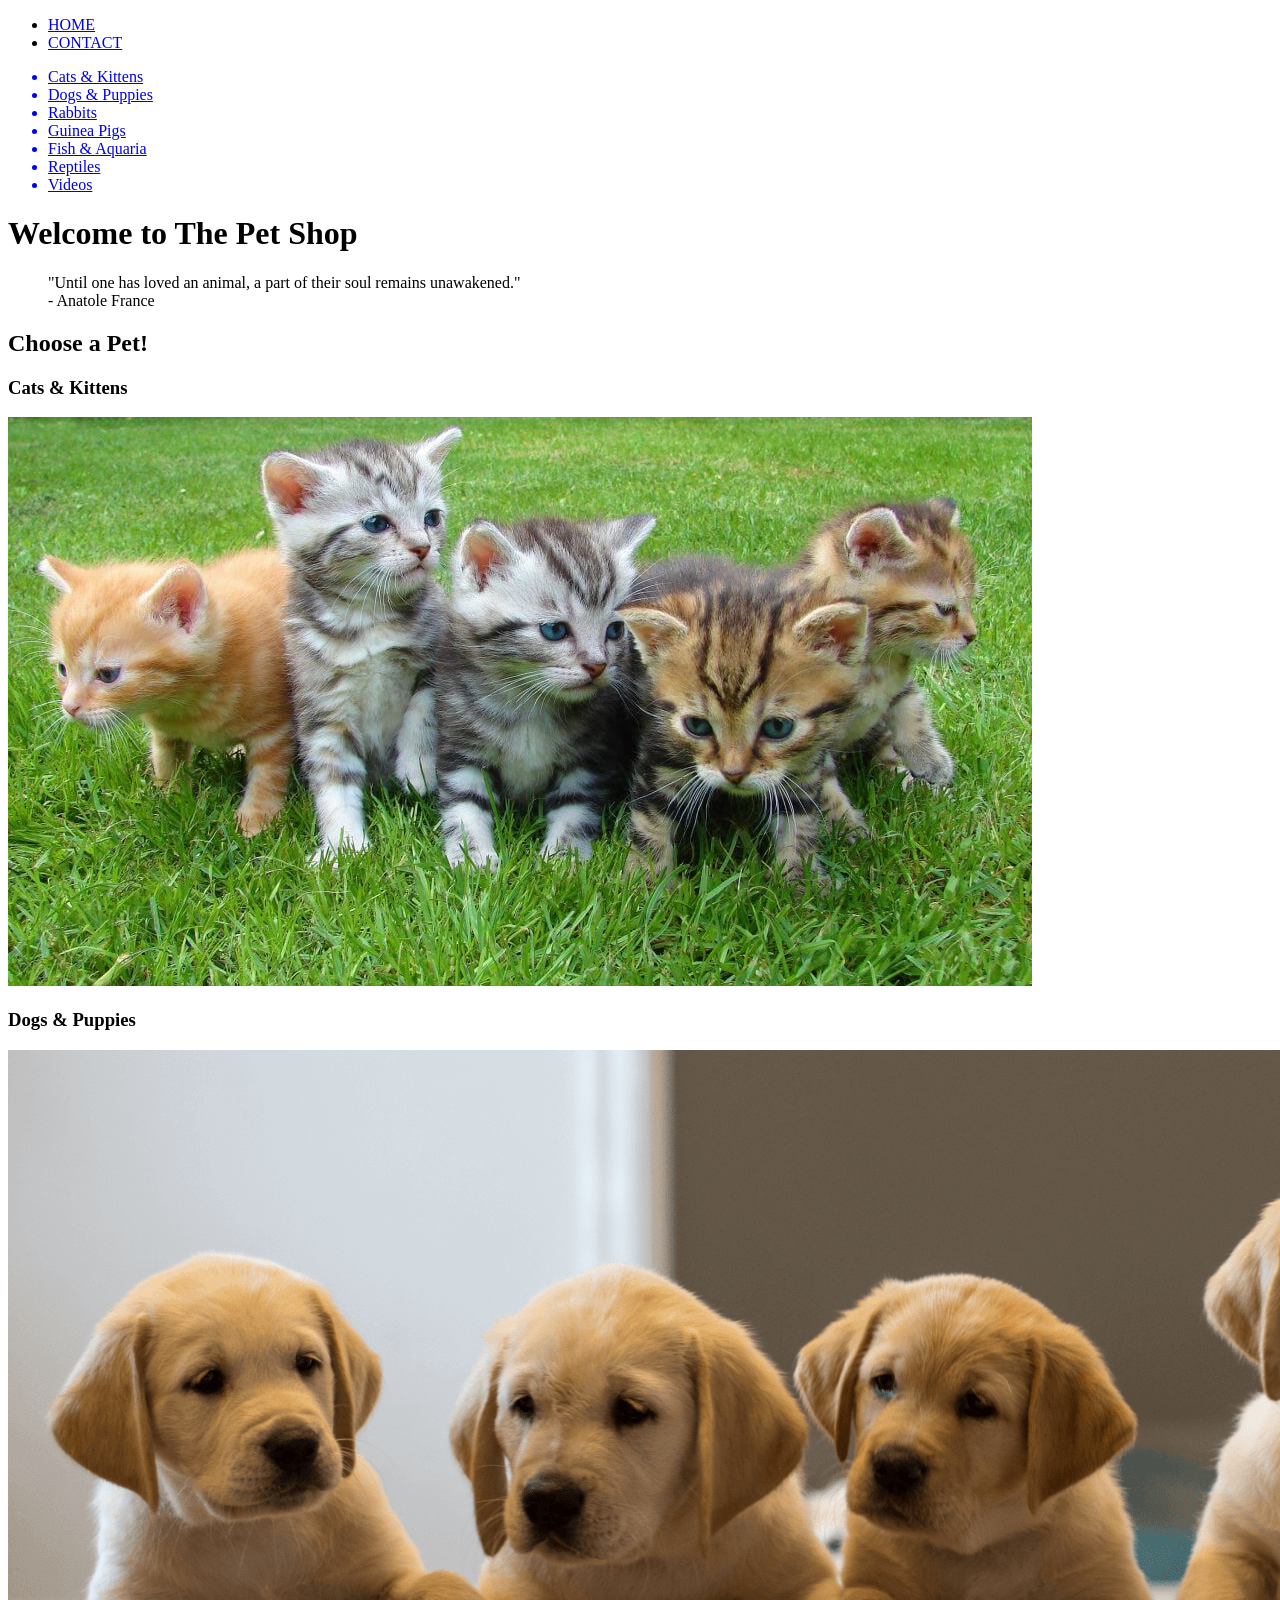
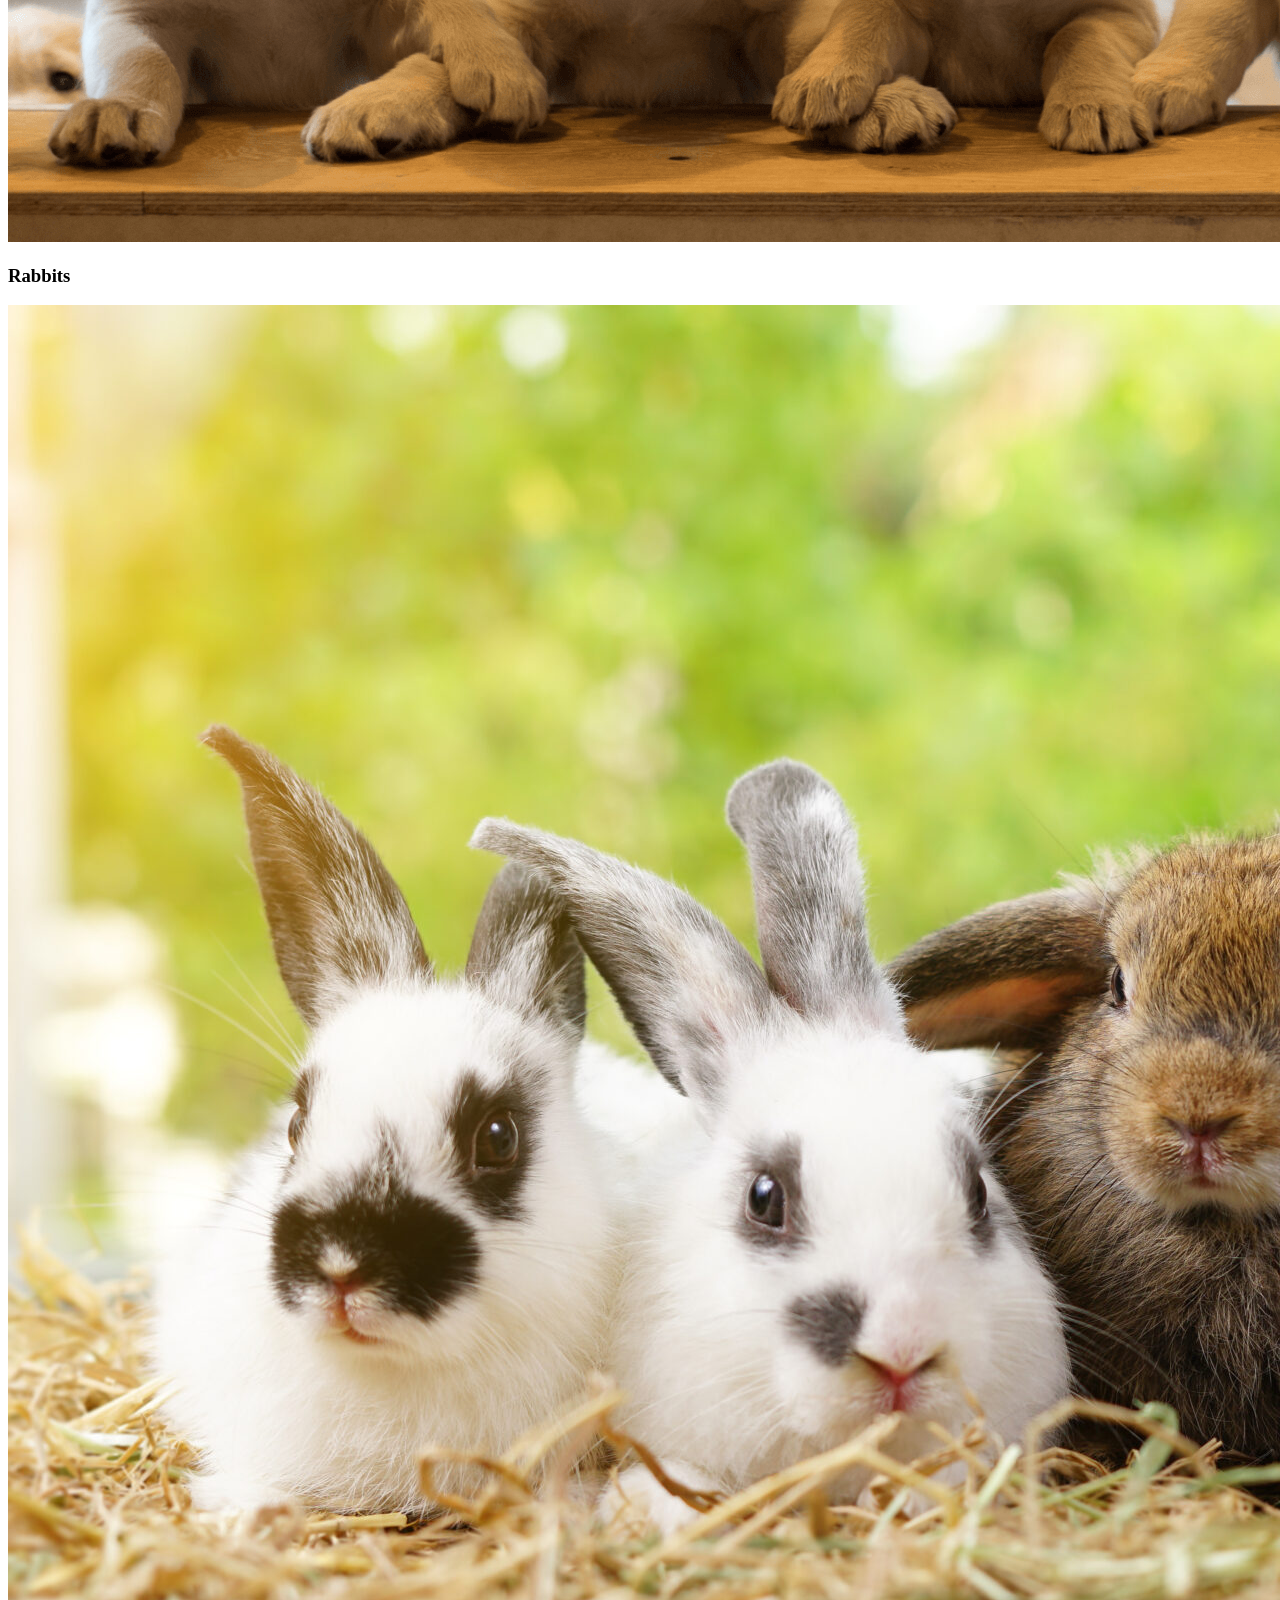
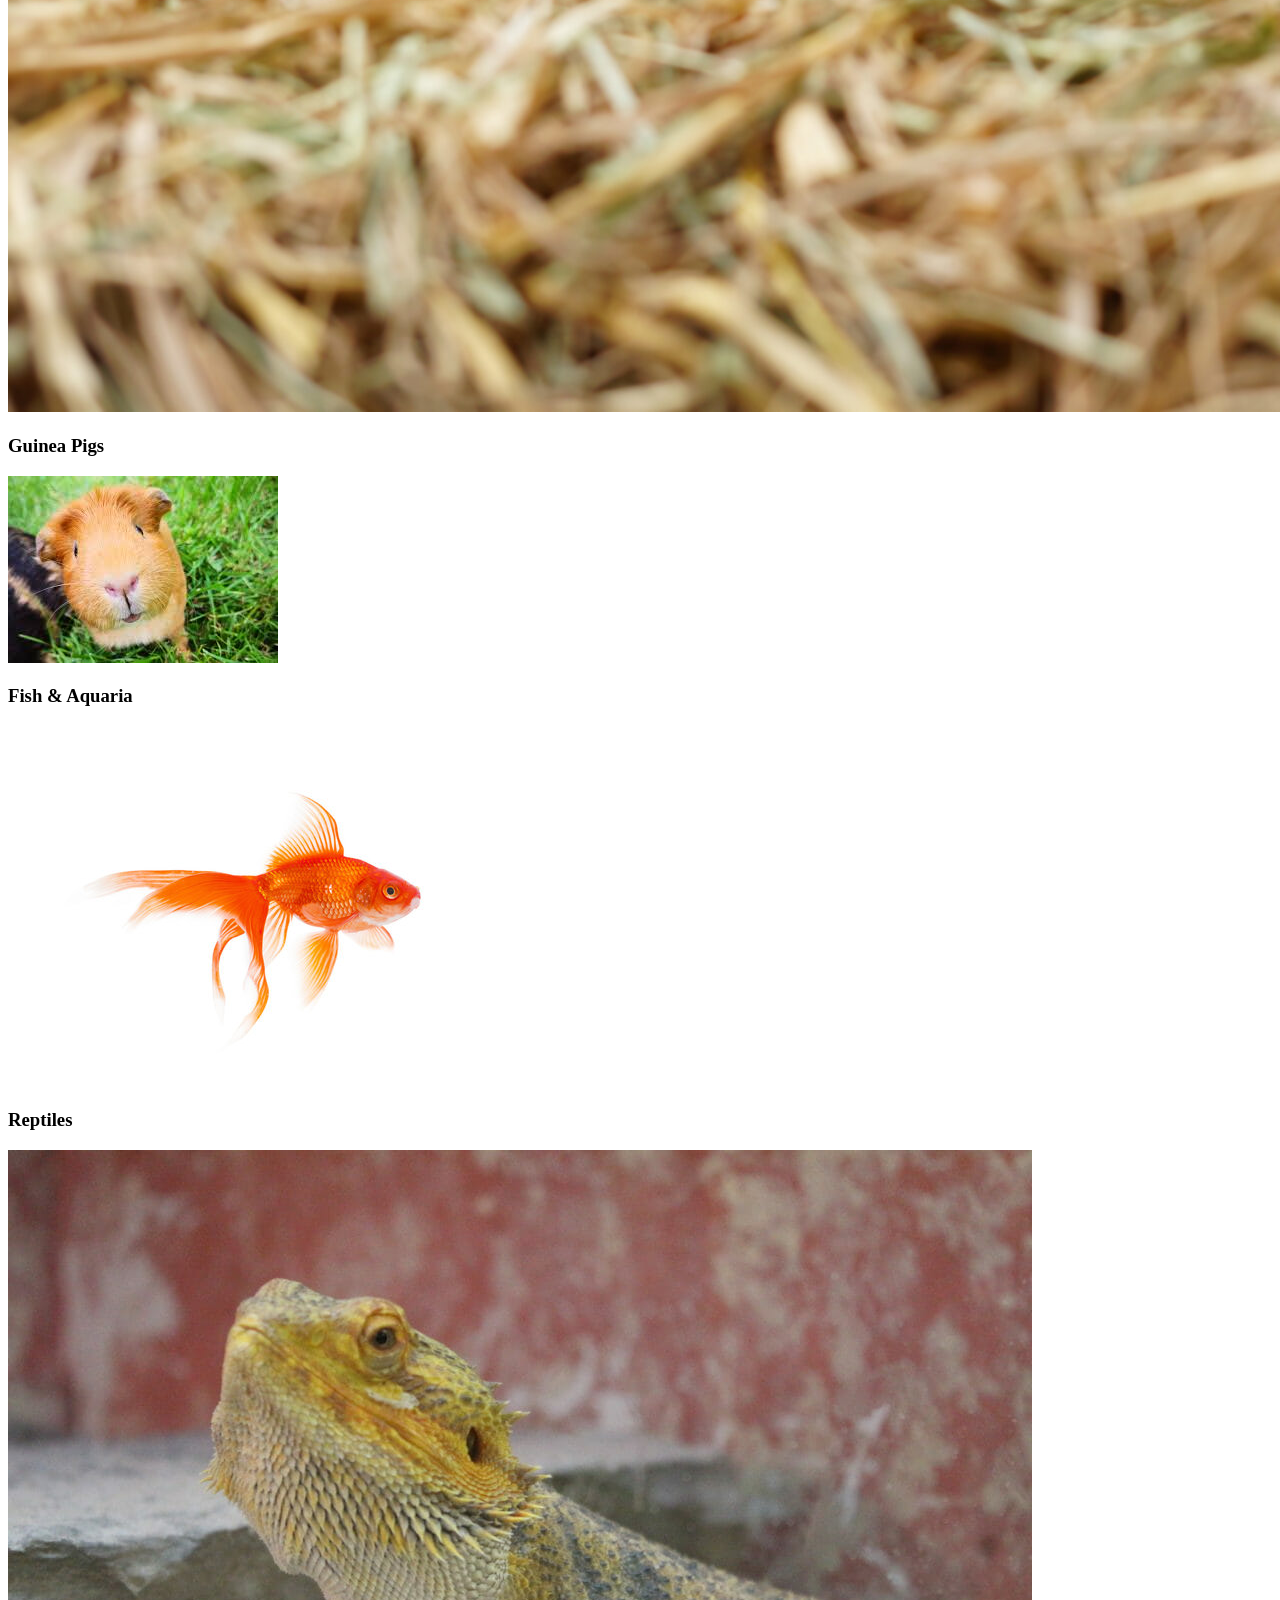
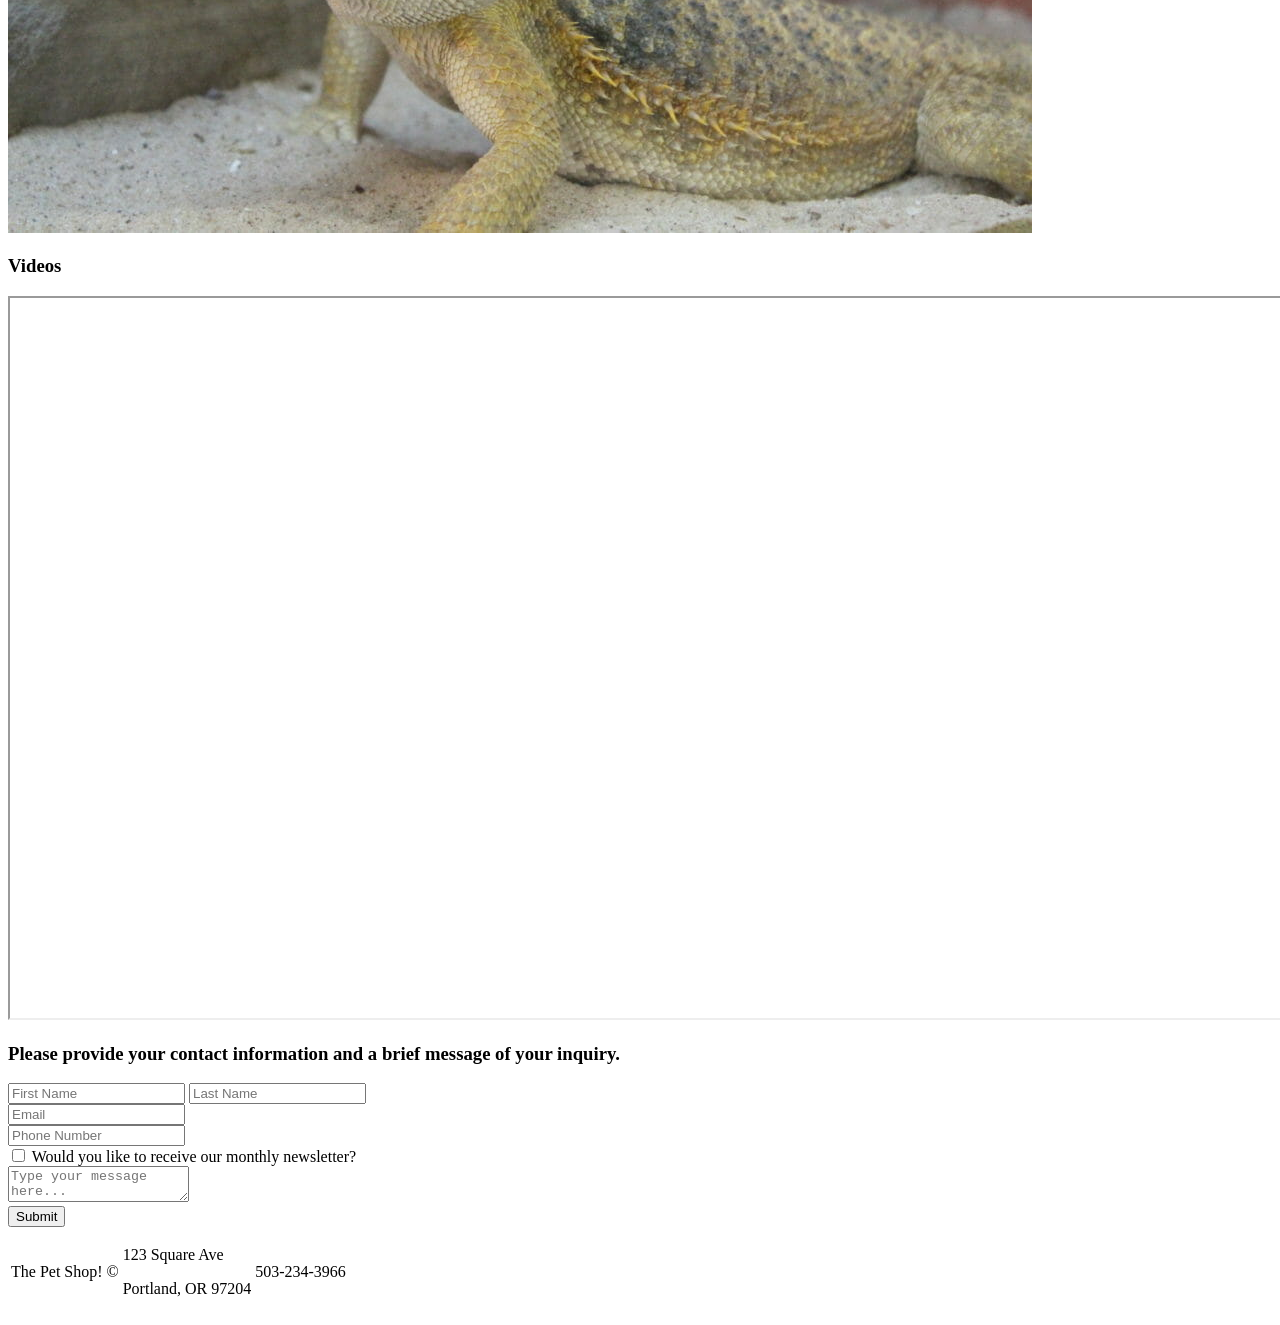
<file: The-Pet-Store/index.html>
<!DOCTYPE html>
<html>
    <head>
        <title>The Pet Shop</title>
        <meta charset="UTF-8">
        <meta name="description" content="Welcome to The Pet Shop! Explore cats, dogs, rabbits, fish, reptiles, and more. Find your perfect pet and learn how to care for them.">
    </head>

    <body>
        <!--NAVBAR-->
        <nav>
            <ul>
                <li><a href="index.html">HOME</a></li>
                <li><a href="contact.html">CONTACT</a></li>
            </ul>
            <ul>
                <a href="#cat"><li>Cats & Kittens</li></a>
                <a href="#dog"><li>Dogs & Puppies</li></a>
                <a href="#rabbit"><li>Rabbits</li></a>
                <a href="#guinea-pig"><li>Guinea Pigs</li></a>
                <a href="#fish"><li>Fish & Aquaria</li></a>
                <a href="#reptile"><li>Reptiles</li></a>
                <a href="#videos"><li>Videos</li></a>
            </ul>
        </nav>
        <!--HEADER-->
        <header>
            <h1>Welcome to The Pet Shop</h1>

            <blockquote>
                "Until one has loved an animal, a part of their soul remains unawakened."
                <br>- Anatole France
            </blockquote>
        </header>
        <!--PET IMAGES-->
        <section>
            <div>
                <h2>Choose a Pet!</h2>
                <!--CAT IMAGE-->
                <div id="cat">
                    <h3>Cats & Kittens</h3>
                    <img src="images/cats.jpg" alt="Picture of kittens">
                </div>
                <!--DOG IMAGE-->
                <div id="dog">
                    <h3>Dogs & Puppies</h3>
                    <img src="images/dogs.png" alt="Picture of puppies">
                </div>
                <!--RABBIT IMAGE-->
                <div id="rabbit">
                    <h3>Rabbits</h3>
                    <img src="images/rabbits.jpeg" alt="Picture of bunnies">
                </div>
                <!--GUINEA PIG IMAGE-->
                <div id="guinea-pig">
                    <h3>Guinea Pigs</h3>
                    <img src="images/guineaPigs.jpg" alt="Picture of guinea pigs">
                </div>
                <!--FISH IMAGE-->
                <div id="fish">
                    <h3>Fish & Aquaria</h3>
                    <img src="images/goldfish.jpg" alt="Picture of goldfish">
                </div>
                <!--REPTILE IMAGE-->
                <div id="reptile">
                    <h3>Reptiles</h3>
                    <img src="images/beardedDragon.jpg" alt="Picture of Bearded Dragon">
                </div>
            </div>
        </section>
        <!--VIDEOS-->
        <section>
            <div id="videos">
                <h3>Videos</h3>
                <iframe width="1280" height="720" src="https://www.youtube.com/embed/ng58pNPDDW4"></iframe>
            </div>
        </section>
        <!--FORM-->
        <section>
            <div> 
                <h3>Please provide your contact information 
                    and a brief message of your inquiry.
                </h3>
                <div>
                    <form>
                        <input type="text" placeholder="First Name">
                        <input type="text" placeholder="Last Name"><br>
                        <input type="email" placeholder="Email"><br>
                        <input type="tel" placeholder="Phone Number"><br>
                        <input type ="checkbox" id="Newsletter">
                        <label for="Newsletter">Would you like to receive our monthly newsletter?</label><br>
                        <textarea placeholder="Type your message here..."></textarea><br>
                        <button type="submit">Submit</button>
                    </form>
                </div>
            </div>
        </section>
        <!--FOOTER-->
        <footer>
            <table>
                <tr>
                    <td>
                        <p>The Pet Shop! &copy; </p>
                    </td>
                    <td>
                        <p>123 Square Ave</p>
                        <p>Portland, OR 97204</p>
                    </td>
                    <td>
                        <p>503-234-3966</p>
                    </td>
                </tr>
            </table>
        </footer>
    </body>
</html>
</file>
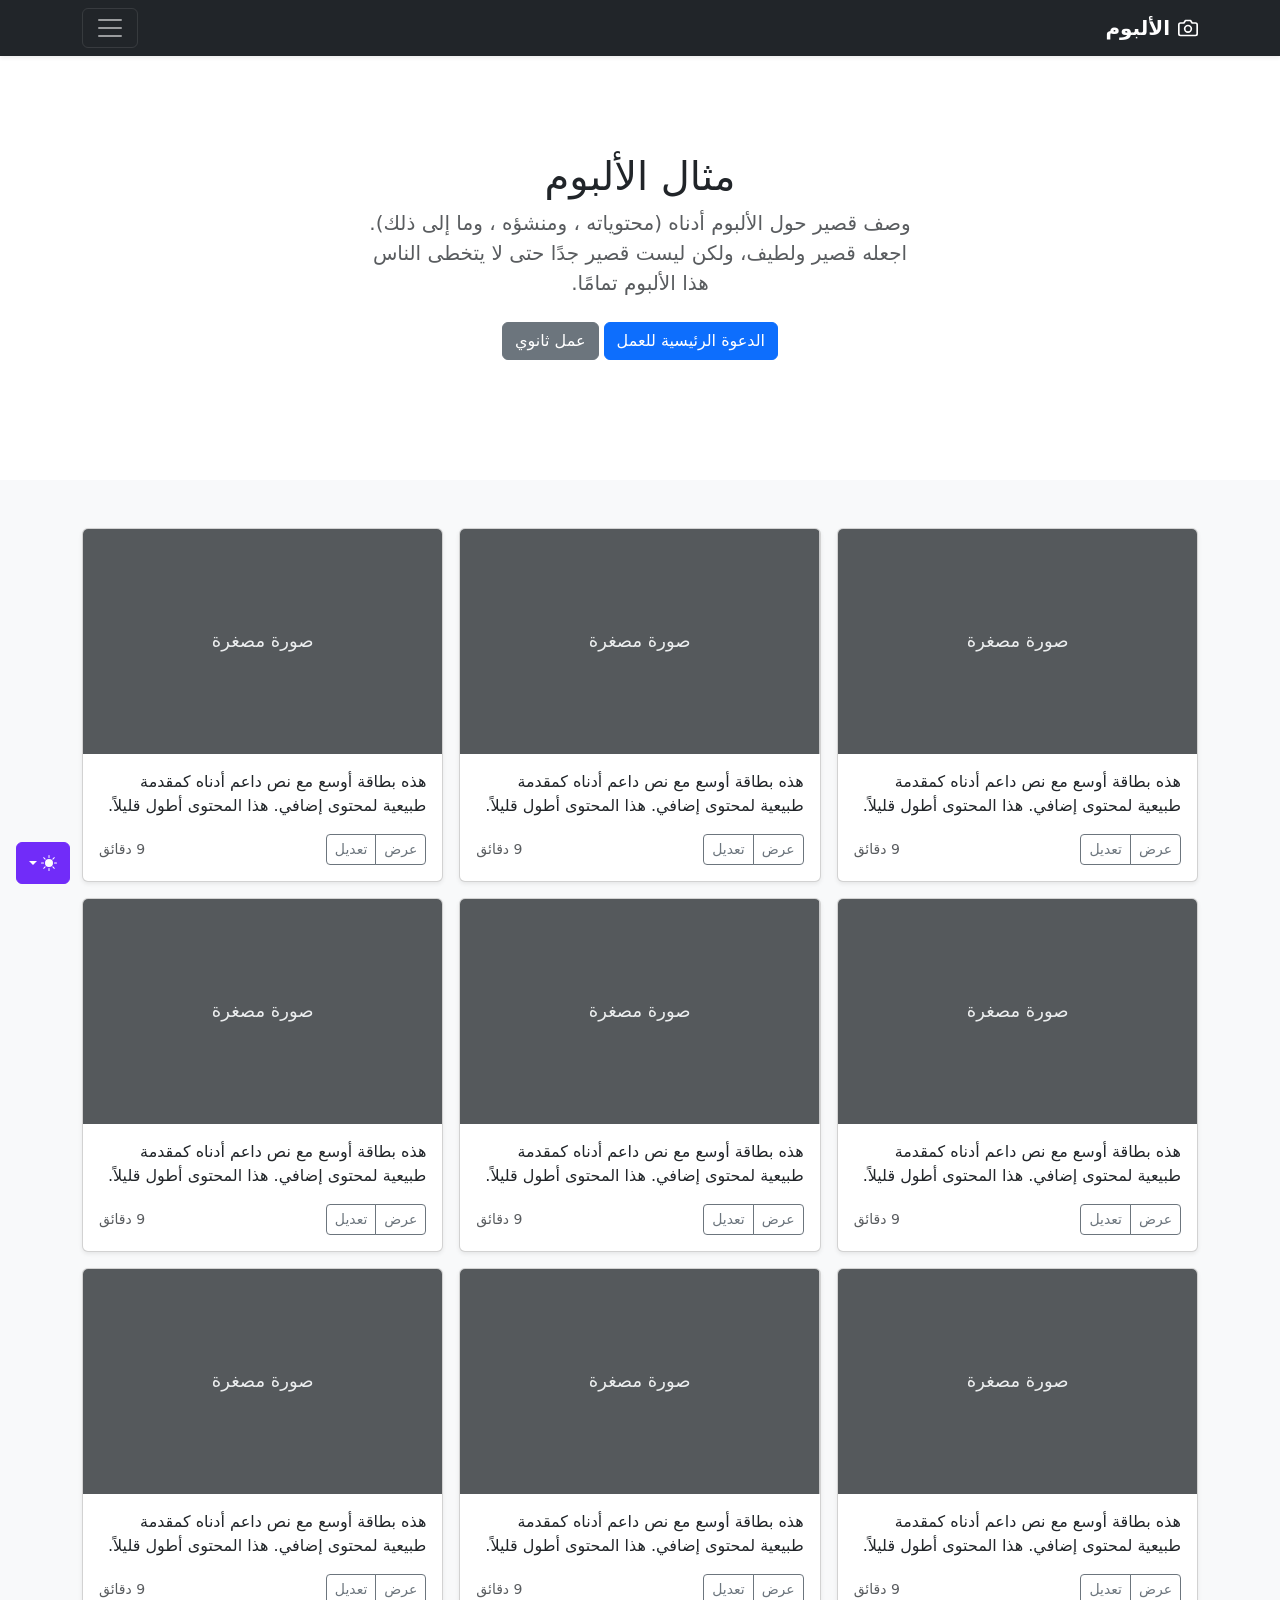
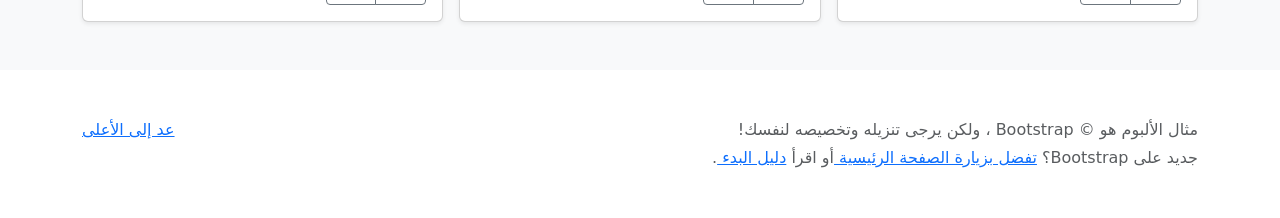
<file: Academy-Cinemas/bootstrap-5.3.8-examples/album-rtl/index.html>
<!doctype html>
<html lang="ar" dir="rtl" data-bs-theme="auto">
  <head>
    <meta charset="utf-8" />
    <meta name="viewport" content="width=device-width, initial-scale=1" />
    <meta name="description" content="" />
    <meta
      name="author"
      content="Mark Otto, Jacob Thornton, and Bootstrap contributors"
    />
    <meta name="generator" content="Astro v5.13.2" />
    <title>مثال الألبوم · Bootstrap v5.3</title>
    <link
      rel="canonical"
      href="https://getbootstrap.com/docs/5.3/examples/album-rtl/"
    />
    <script src="../assets/js/color-modes.js"></script>
    <link href="../assets/dist/css/bootstrap.rtl.min.css" rel="stylesheet" />
    <meta name="theme-color" content="#712cf9" />
    <style>
      .bd-placeholder-img {
        font-size: 1.125rem;
        text-anchor: middle;
        -webkit-user-select: none;
        -moz-user-select: none;
        user-select: none;
      }
      @media (min-width: 768px) {
        .bd-placeholder-img-lg {
          font-size: 3.5rem;
        }
      }
      .b-example-divider {
        width: 100%;
        height: 3rem;
        background-color: #0000001a;
        border: solid rgba(0, 0, 0, 0.15);
        border-width: 1px 0;
        box-shadow:
          inset 0 0.5em 1.5em #0000001a,
          inset 0 0.125em 0.5em #00000026;
      }
      .b-example-vr {
        flex-shrink: 0;
        width: 1.5rem;
        height: 100vh;
      }
      .bi {
        vertical-align: -0.125em;
        fill: currentColor;
      }
      .nav-scroller {
        position: relative;
        z-index: 2;
        height: 2.75rem;
        overflow-y: hidden;
      }
      .nav-scroller .nav {
        display: flex;
        flex-wrap: nowrap;
        padding-bottom: 1rem;
        margin-top: -1px;
        overflow-x: auto;
        text-align: center;
        white-space: nowrap;
        -webkit-overflow-scrolling: touch;
      }
      .btn-bd-primary {
        --bd-violet-bg: #712cf9;
        --bd-violet-rgb: 112.520718, 44.062154, 249.437846;
        --bs-btn-font-weight: 600;
        --bs-btn-color: var(--bs-white);
        --bs-btn-bg: var(--bd-violet-bg);
        --bs-btn-border-color: var(--bd-violet-bg);
        --bs-btn-hover-color: var(--bs-white);
        --bs-btn-hover-bg: #6528e0;
        --bs-btn-hover-border-color: #6528e0;
        --bs-btn-focus-shadow-rgb: var(--bd-violet-rgb);
        --bs-btn-active-color: var(--bs-btn-hover-color);
        --bs-btn-active-bg: #5a23c8;
        --bs-btn-active-border-color: #5a23c8;
      }
      .bd-mode-toggle {
        z-index: 1500;
      }
      .bd-mode-toggle .bi {
        width: 1em;
        height: 1em;
      }
      .bd-mode-toggle .dropdown-menu .active .bi {
        display: block !important;
      }
    </style>
  </head>
  <body>
    <svg xmlns="http://www.w3.org/2000/svg" class="d-none">
      <symbol id="check2" viewBox="0 0 16 16">
        <path
          d="M13.854 3.646a.5.5 0 0 1 0 .708l-7 7a.5.5 0 0 1-.708 0l-3.5-3.5a.5.5 0 1 1 .708-.708L6.5 10.293l6.646-6.647a.5.5 0 0 1 .708 0z"
        ></path>
      </symbol>
      <symbol id="circle-half" viewBox="0 0 16 16">
        <path
          d="M8 15A7 7 0 1 0 8 1v14zm0 1A8 8 0 1 1 8 0a8 8 0 0 1 0 16z"
        ></path>
      </symbol>
      <symbol id="moon-stars-fill" viewBox="0 0 16 16">
        <path
          d="M6 .278a.768.768 0 0 1 .08.858 7.208 7.208 0 0 0-.878 3.46c0 4.021 3.278 7.277 7.318 7.277.527 0 1.04-.055 1.533-.16a.787.787 0 0 1 .81.316.733.733 0 0 1-.031.893A8.349 8.349 0 0 1 8.344 16C3.734 16 0 12.286 0 7.71 0 4.266 2.114 1.312 5.124.06A.752.752 0 0 1 6 .278z"
        ></path>
        <path
          d="M10.794 3.148a.217.217 0 0 1 .412 0l.387 1.162c.173.518.579.924 1.097 1.097l1.162.387a.217.217 0 0 1 0 .412l-1.162.387a1.734 1.734 0 0 0-1.097 1.097l-.387 1.162a.217.217 0 0 1-.412 0l-.387-1.162A1.734 1.734 0 0 0 9.31 6.593l-1.162-.387a.217.217 0 0 1 0-.412l1.162-.387a1.734 1.734 0 0 0 1.097-1.097l.387-1.162zM13.863.099a.145.145 0 0 1 .274 0l.258.774c.115.346.386.617.732.732l.774.258a.145.145 0 0 1 0 .274l-.774.258a1.156 1.156 0 0 0-.732.732l-.258.774a.145.145 0 0 1-.274 0l-.258-.774a1.156 1.156 0 0 0-.732-.732l-.774-.258a.145.145 0 0 1 0-.274l.774-.258c.346-.115.617-.386.732-.732L13.863.1z"
        ></path>
      </symbol>
      <symbol id="sun-fill" viewBox="0 0 16 16">
        <path
          d="M8 12a4 4 0 1 0 0-8 4 4 0 0 0 0 8zM8 0a.5.5 0 0 1 .5.5v2a.5.5 0 0 1-1 0v-2A.5.5 0 0 1 8 0zm0 13a.5.5 0 0 1 .5.5v2a.5.5 0 0 1-1 0v-2A.5.5 0 0 1 8 13zm8-5a.5.5 0 0 1-.5.5h-2a.5.5 0 0 1 0-1h2a.5.5 0 0 1 .5.5zM3 8a.5.5 0 0 1-.5.5h-2a.5.5 0 0 1 0-1h2A.5.5 0 0 1 3 8zm10.657-5.657a.5.5 0 0 1 0 .707l-1.414 1.415a.5.5 0 1 1-.707-.708l1.414-1.414a.5.5 0 0 1 .707 0zm-9.193 9.193a.5.5 0 0 1 0 .707L3.05 13.657a.5.5 0 0 1-.707-.707l1.414-1.414a.5.5 0 0 1 .707 0zm9.193 2.121a.5.5 0 0 1-.707 0l-1.414-1.414a.5.5 0 0 1 .707-.707l1.414 1.414a.5.5 0 0 1 0 .707zM4.464 4.465a.5.5 0 0 1-.707 0L2.343 3.05a.5.5 0 1 1 .707-.707l1.414 1.414a.5.5 0 0 1 0 .708z"
        ></path>
      </symbol>
    </svg>
    <div
      class="dropdown position-fixed bottom-0 end-0 mb-3 me-3 bd-mode-toggle"
    >
      <button
        class="btn btn-bd-primary py-2 dropdown-toggle d-flex align-items-center"
        id="bd-theme"
        type="button"
        aria-expanded="false"
        data-bs-toggle="dropdown"
        aria-label="Toggle theme (auto)"
      >
        <svg class="bi my-1 theme-icon-active" aria-hidden="true">
          <use href="#circle-half"></use>
        </svg>
        <span class="visually-hidden" id="bd-theme-text">Toggle theme</span>
      </button>
      <ul
        class="dropdown-menu dropdown-menu-end shadow"
        aria-labelledby="bd-theme-text"
      >
        <li>
          <button
            type="button"
            class="dropdown-item d-flex align-items-center"
            data-bs-theme-value="light"
            aria-pressed="false"
          >
            <svg class="bi me-2 opacity-50" aria-hidden="true">
              <use href="#sun-fill"></use>
            </svg>
            Light
            <svg class="bi ms-auto d-none" aria-hidden="true">
              <use href="#check2"></use>
            </svg>
          </button>
        </li>
        <li>
          <button
            type="button"
            class="dropdown-item d-flex align-items-center"
            data-bs-theme-value="dark"
            aria-pressed="false"
          >
            <svg class="bi me-2 opacity-50" aria-hidden="true">
              <use href="#moon-stars-fill"></use>
            </svg>
            Dark
            <svg class="bi ms-auto d-none" aria-hidden="true">
              <use href="#check2"></use>
            </svg>
          </button>
        </li>
        <li>
          <button
            type="button"
            class="dropdown-item d-flex align-items-center active"
            data-bs-theme-value="auto"
            aria-pressed="true"
          >
            <svg class="bi me-2 opacity-50" aria-hidden="true">
              <use href="#circle-half"></use>
            </svg>
            Auto
            <svg class="bi ms-auto d-none" aria-hidden="true">
              <use href="#check2"></use>
            </svg>
          </button>
        </li>
      </ul>
    </div>
    <header data-bs-theme="dark">
      <div class="collapse text-bg-dark" id="navbarHeader">
        <div class="container">
          <div class="row">
            <div class="col-sm-8 col-md-7 py-4">
              <h4>حول</h4>
              <p class="text-body-secondary">
                أضف بعض المعلومات حول الألبوم، المؤلف، أو أي سياق خلفية آخر.
                اجعلها بضع جمل حتى يتمكن الزوار من التقاط بعض التلميحات المفيدة.
                ثم اربطها ببعض مواقع التواصل الاجتماعي أو معلومات الاتصال.
              </p>
            </div>
            <div class="col-sm-4 offset-md-1 py-4">
              <h4>تواصل معي</h4>
              <ul class="list-unstyled">
                <li><a href="#" class="text-white">تابعني على تويتر</a></li>
                <li>
                  <a href="#" class="text-white">شاركني الإعجاب في فيسبوك</a>
                </li>
                <li>
                  <a href="#" class="text-white"
                    >راسلني على البريد الإلكتروني</a
                  >
                </li>
              </ul>
            </div>
          </div>
        </div>
      </div>
      <div class="navbar navbar-dark bg-dark shadow-sm">
        <div class="container">
          <a href="#" class="navbar-brand d-flex align-items-center">
            <svg
              xmlns="http://www.w3.org/2000/svg"
              width="20"
              height="20"
              fill="none"
              stroke="currentColor"
              stroke-linecap="round"
              stroke-linejoin="round"
              stroke-width="2"
              aria-hidden="true"
              class="me-2"
              viewBox="0 0 24 24"
            >
              <path
                d="M23 19a2 2 0 0 1-2 2H3a2 2 0 0 1-2-2V8a2 2 0 0 1 2-2h4l2-3h6l2 3h4a2 2 0 0 1 2 2z"
              ></path>
              <circle cx="12" cy="13" r="4"></circle>
            </svg>
            <strong>الألبوم</strong>
          </a>
          <button
            class="navbar-toggler"
            type="button"
            data-bs-toggle="collapse"
            data-bs-target="#navbarHeader"
            aria-controls="navbarHeader"
            aria-expanded="false"
            aria-label="تبديل التنقل"
          >
            <span class="navbar-toggler-icon"></span>
          </button>
        </div>
      </div>
    </header>
    <main>
      <section class="py-5 text-center container">
        <div class="row py-lg-5">
          <div class="col-lg-6 col-md-8 mx-auto">
            <h1 class="fw-light">مثال الألبوم</h1>
            <p class="lead text-body-secondary">
              وصف قصير حول الألبوم أدناه (محتوياته ، ومنشؤه ، وما إلى ذلك).
              اجعله قصير ولطيف، ولكن ليست قصير جدًا حتى لا يتخطى الناس هذا
              الألبوم تمامًا.
            </p>
            <p>
              <a href="#" class="btn btn-primary my-2">الدعوة الرئيسية للعمل</a>
              <a href="#" class="btn btn-secondary my-2">عمل ثانوي</a>
            </p>
          </div>
        </div>
      </section>
      <div class="album py-5 bg-body-tertiary">
        <div class="container">
          <div class="row row-cols-1 row-cols-sm-2 row-cols-md-3 g-3">
            <div class="col">
              <div class="card shadow-sm">
                <svg
                  aria-label="Placeholder: صورة مصغرة"
                  class="bd-placeholder-img card-img-top"
                  height="225"
                  preserveAspectRatio="xMidYMid slice"
                  role="img"
                  width="100%"
                  xmlns="http://www.w3.org/2000/svg"
                >
                  <title>Placeholder</title>
                  <rect width="100%" height="100%" fill="#55595c"></rect>
                  <text x="50%" y="50%" fill="#eceeef" dy=".3em">
                    صورة مصغرة
                  </text>
                </svg>
                <div class="card-body">
                  <p class="card-text">
                    هذه بطاقة أوسع مع نص داعم أدناه كمقدمة طبيعية لمحتوى إضافي.
                    هذا المحتوى أطول قليلاً.
                  </p>
                  <div
                    class="d-flex justify-content-between align-items-center"
                  >
                    <div class="btn-group">
                      <button
                        type="button"
                        class="btn btn-sm btn-outline-secondary"
                      >
                        عرض
                      </button>
                      <button
                        type="button"
                        class="btn btn-sm btn-outline-secondary"
                      >
                        تعديل
                      </button>
                    </div>
                    <small class="text-body-secondary">9 دقائق</small>
                  </div>
                </div>
              </div>
            </div>
            <div class="col">
              <div class="card shadow-sm">
                <svg
                  aria-label="Placeholder: صورة مصغرة"
                  class="bd-placeholder-img card-img-top"
                  height="225"
                  preserveAspectRatio="xMidYMid slice"
                  role="img"
                  width="100%"
                  xmlns="http://www.w3.org/2000/svg"
                >
                  <title>Placeholder</title>
                  <rect width="100%" height="100%" fill="#55595c"></rect>
                  <text x="50%" y="50%" fill="#eceeef" dy=".3em">
                    صورة مصغرة
                  </text>
                </svg>
                <div class="card-body">
                  <p class="card-text">
                    هذه بطاقة أوسع مع نص داعم أدناه كمقدمة طبيعية لمحتوى إضافي.
                    هذا المحتوى أطول قليلاً.
                  </p>
                  <div
                    class="d-flex justify-content-between align-items-center"
                  >
                    <div class="btn-group">
                      <button
                        type="button"
                        class="btn btn-sm btn-outline-secondary"
                      >
                        عرض
                      </button>
                      <button
                        type="button"
                        class="btn btn-sm btn-outline-secondary"
                      >
                        تعديل
                      </button>
                    </div>
                    <small class="text-body-secondary">9 دقائق</small>
                  </div>
                </div>
              </div>
            </div>
            <div class="col">
              <div class="card shadow-sm">
                <svg
                  aria-label="Placeholder: صورة مصغرة"
                  class="bd-placeholder-img card-img-top"
                  height="225"
                  preserveAspectRatio="xMidYMid slice"
                  role="img"
                  width="100%"
                  xmlns="http://www.w3.org/2000/svg"
                >
                  <title>Placeholder</title>
                  <rect width="100%" height="100%" fill="#55595c"></rect>
                  <text x="50%" y="50%" fill="#eceeef" dy=".3em">
                    صورة مصغرة
                  </text>
                </svg>
                <div class="card-body">
                  <p class="card-text">
                    هذه بطاقة أوسع مع نص داعم أدناه كمقدمة طبيعية لمحتوى إضافي.
                    هذا المحتوى أطول قليلاً.
                  </p>
                  <div
                    class="d-flex justify-content-between align-items-center"
                  >
                    <div class="btn-group">
                      <button
                        type="button"
                        class="btn btn-sm btn-outline-secondary"
                      >
                        عرض
                      </button>
                      <button
                        type="button"
                        class="btn btn-sm btn-outline-secondary"
                      >
                        تعديل
                      </button>
                    </div>
                    <small class="text-body-secondary">9 دقائق</small>
                  </div>
                </div>
              </div>
            </div>
            <div class="col">
              <div class="card shadow-sm">
                <svg
                  aria-label="Placeholder: صورة مصغرة"
                  class="bd-placeholder-img card-img-top"
                  height="225"
                  preserveAspectRatio="xMidYMid slice"
                  role="img"
                  width="100%"
                  xmlns="http://www.w3.org/2000/svg"
                >
                  <title>Placeholder</title>
                  <rect width="100%" height="100%" fill="#55595c"></rect>
                  <text x="50%" y="50%" fill="#eceeef" dy=".3em">
                    صورة مصغرة
                  </text>
                </svg>
                <div class="card-body">
                  <p class="card-text">
                    هذه بطاقة أوسع مع نص داعم أدناه كمقدمة طبيعية لمحتوى إضافي.
                    هذا المحتوى أطول قليلاً.
                  </p>
                  <div
                    class="d-flex justify-content-between align-items-center"
                  >
                    <div class="btn-group">
                      <button
                        type="button"
                        class="btn btn-sm btn-outline-secondary"
                      >
                        عرض
                      </button>
                      <button
                        type="button"
                        class="btn btn-sm btn-outline-secondary"
                      >
                        تعديل
                      </button>
                    </div>
                    <small class="text-body-secondary">9 دقائق</small>
                  </div>
                </div>
              </div>
            </div>
            <div class="col">
              <div class="card shadow-sm">
                <svg
                  aria-label="Placeholder: صورة مصغرة"
                  class="bd-placeholder-img card-img-top"
                  height="225"
                  preserveAspectRatio="xMidYMid slice"
                  role="img"
                  width="100%"
                  xmlns="http://www.w3.org/2000/svg"
                >
                  <title>Placeholder</title>
                  <rect width="100%" height="100%" fill="#55595c"></rect>
                  <text x="50%" y="50%" fill="#eceeef" dy=".3em">
                    صورة مصغرة
                  </text>
                </svg>
                <div class="card-body">
                  <p class="card-text">
                    هذه بطاقة أوسع مع نص داعم أدناه كمقدمة طبيعية لمحتوى إضافي.
                    هذا المحتوى أطول قليلاً.
                  </p>
                  <div
                    class="d-flex justify-content-between align-items-center"
                  >
                    <div class="btn-group">
                      <button
                        type="button"
                        class="btn btn-sm btn-outline-secondary"
                      >
                        عرض
                      </button>
                      <button
                        type="button"
                        class="btn btn-sm btn-outline-secondary"
                      >
                        تعديل
                      </button>
                    </div>
                    <small class="text-body-secondary">9 دقائق</small>
                  </div>
                </div>
              </div>
            </div>
            <div class="col">
              <div class="card shadow-sm">
                <svg
                  aria-label="Placeholder: صورة مصغرة"
                  class="bd-placeholder-img card-img-top"
                  height="225"
                  preserveAspectRatio="xMidYMid slice"
                  role="img"
                  width="100%"
                  xmlns="http://www.w3.org/2000/svg"
                >
                  <title>Placeholder</title>
                  <rect width="100%" height="100%" fill="#55595c"></rect>
                  <text x="50%" y="50%" fill="#eceeef" dy=".3em">
                    صورة مصغرة
                  </text>
                </svg>
                <div class="card-body">
                  <p class="card-text">
                    هذه بطاقة أوسع مع نص داعم أدناه كمقدمة طبيعية لمحتوى إضافي.
                    هذا المحتوى أطول قليلاً.
                  </p>
                  <div
                    class="d-flex justify-content-between align-items-center"
                  >
                    <div class="btn-group">
                      <button
                        type="button"
                        class="btn btn-sm btn-outline-secondary"
                      >
                        عرض
                      </button>
                      <button
                        type="button"
                        class="btn btn-sm btn-outline-secondary"
                      >
                        تعديل
                      </button>
                    </div>
                    <small class="text-body-secondary">9 دقائق</small>
                  </div>
                </div>
              </div>
            </div>
            <div class="col">
              <div class="card shadow-sm">
                <svg
                  aria-label="Placeholder: صورة مصغرة"
                  class="bd-placeholder-img card-img-top"
                  height="225"
                  preserveAspectRatio="xMidYMid slice"
                  role="img"
                  width="100%"
                  xmlns="http://www.w3.org/2000/svg"
                >
                  <title>Placeholder</title>
                  <rect width="100%" height="100%" fill="#55595c"></rect>
                  <text x="50%" y="50%" fill="#eceeef" dy=".3em">
                    صورة مصغرة
                  </text>
                </svg>
                <div class="card-body">
                  <p class="card-text">
                    هذه بطاقة أوسع مع نص داعم أدناه كمقدمة طبيعية لمحتوى إضافي.
                    هذا المحتوى أطول قليلاً.
                  </p>
                  <div
                    class="d-flex justify-content-between align-items-center"
                  >
                    <div class="btn-group">
                      <button
                        type="button"
                        class="btn btn-sm btn-outline-secondary"
                      >
                        عرض
                      </button>
                      <button
                        type="button"
                        class="btn btn-sm btn-outline-secondary"
                      >
                        تعديل
                      </button>
                    </div>
                    <small class="text-body-secondary">9 دقائق</small>
                  </div>
                </div>
              </div>
            </div>
            <div class="col">
              <div class="card shadow-sm">
                <svg
                  aria-label="Placeholder: صورة مصغرة"
                  class="bd-placeholder-img card-img-top"
                  height="225"
                  preserveAspectRatio="xMidYMid slice"
                  role="img"
                  width="100%"
                  xmlns="http://www.w3.org/2000/svg"
                >
                  <title>Placeholder</title>
                  <rect width="100%" height="100%" fill="#55595c"></rect>
                  <text x="50%" y="50%" fill="#eceeef" dy=".3em">
                    صورة مصغرة
                  </text>
                </svg>
                <div class="card-body">
                  <p class="card-text">
                    هذه بطاقة أوسع مع نص داعم أدناه كمقدمة طبيعية لمحتوى إضافي.
                    هذا المحتوى أطول قليلاً.
                  </p>
                  <div
                    class="d-flex justify-content-between align-items-center"
                  >
                    <div class="btn-group">
                      <button
                        type="button"
                        class="btn btn-sm btn-outline-secondary"
                      >
                        عرض
                      </button>
                      <button
                        type="button"
                        class="btn btn-sm btn-outline-secondary"
                      >
                        تعديل
                      </button>
                    </div>
                    <small class="text-body-secondary">9 دقائق</small>
                  </div>
                </div>
              </div>
            </div>
            <div class="col">
              <div class="card shadow-sm">
                <svg
                  aria-label="Placeholder: صورة مصغرة"
                  class="bd-placeholder-img card-img-top"
                  height="225"
                  preserveAspectRatio="xMidYMid slice"
                  role="img"
                  width="100%"
                  xmlns="http://www.w3.org/2000/svg"
                >
                  <title>Placeholder</title>
                  <rect width="100%" height="100%" fill="#55595c"></rect>
                  <text x="50%" y="50%" fill="#eceeef" dy=".3em">
                    صورة مصغرة
                  </text>
                </svg>
                <div class="card-body">
                  <p class="card-text">
                    هذه بطاقة أوسع مع نص داعم أدناه كمقدمة طبيعية لمحتوى إضافي.
                    هذا المحتوى أطول قليلاً.
                  </p>
                  <div
                    class="d-flex justify-content-between align-items-center"
                  >
                    <div class="btn-group">
                      <button
                        type="button"
                        class="btn btn-sm btn-outline-secondary"
                      >
                        عرض
                      </button>
                      <button
                        type="button"
                        class="btn btn-sm btn-outline-secondary"
                      >
                        تعديل
                      </button>
                    </div>
                    <small class="text-body-secondary">9 دقائق</small>
                  </div>
                </div>
              </div>
            </div>
          </div>
        </div>
      </div>
    </main>
    <footer class="text-body-secondary py-5">
      <div class="container">
        <p class="float-end mb-1"><a href="#">عد إلى الأعلى</a></p>
        <p class="mb-1">
          مثال الألبوم هو © Bootstrap ، ولكن يرجى تنزيله وتخصيصه لنفسك!
        </p>
        <p class="mb-0">
          جديد على Bootstrap؟ <a href="/"> تفضل بزيارة الصفحة الرئيسية </a> أو
          اقرأ <a href="../getting-started/introduction"> دليل البدء </a>.
        </p>
      </div>
    </footer>
    <script
      src="../assets/dist/js/bootstrap.bundle.min.js"
      class="astro-vvvwv3sm"
    ></script>
  </body>
</html>
</file>
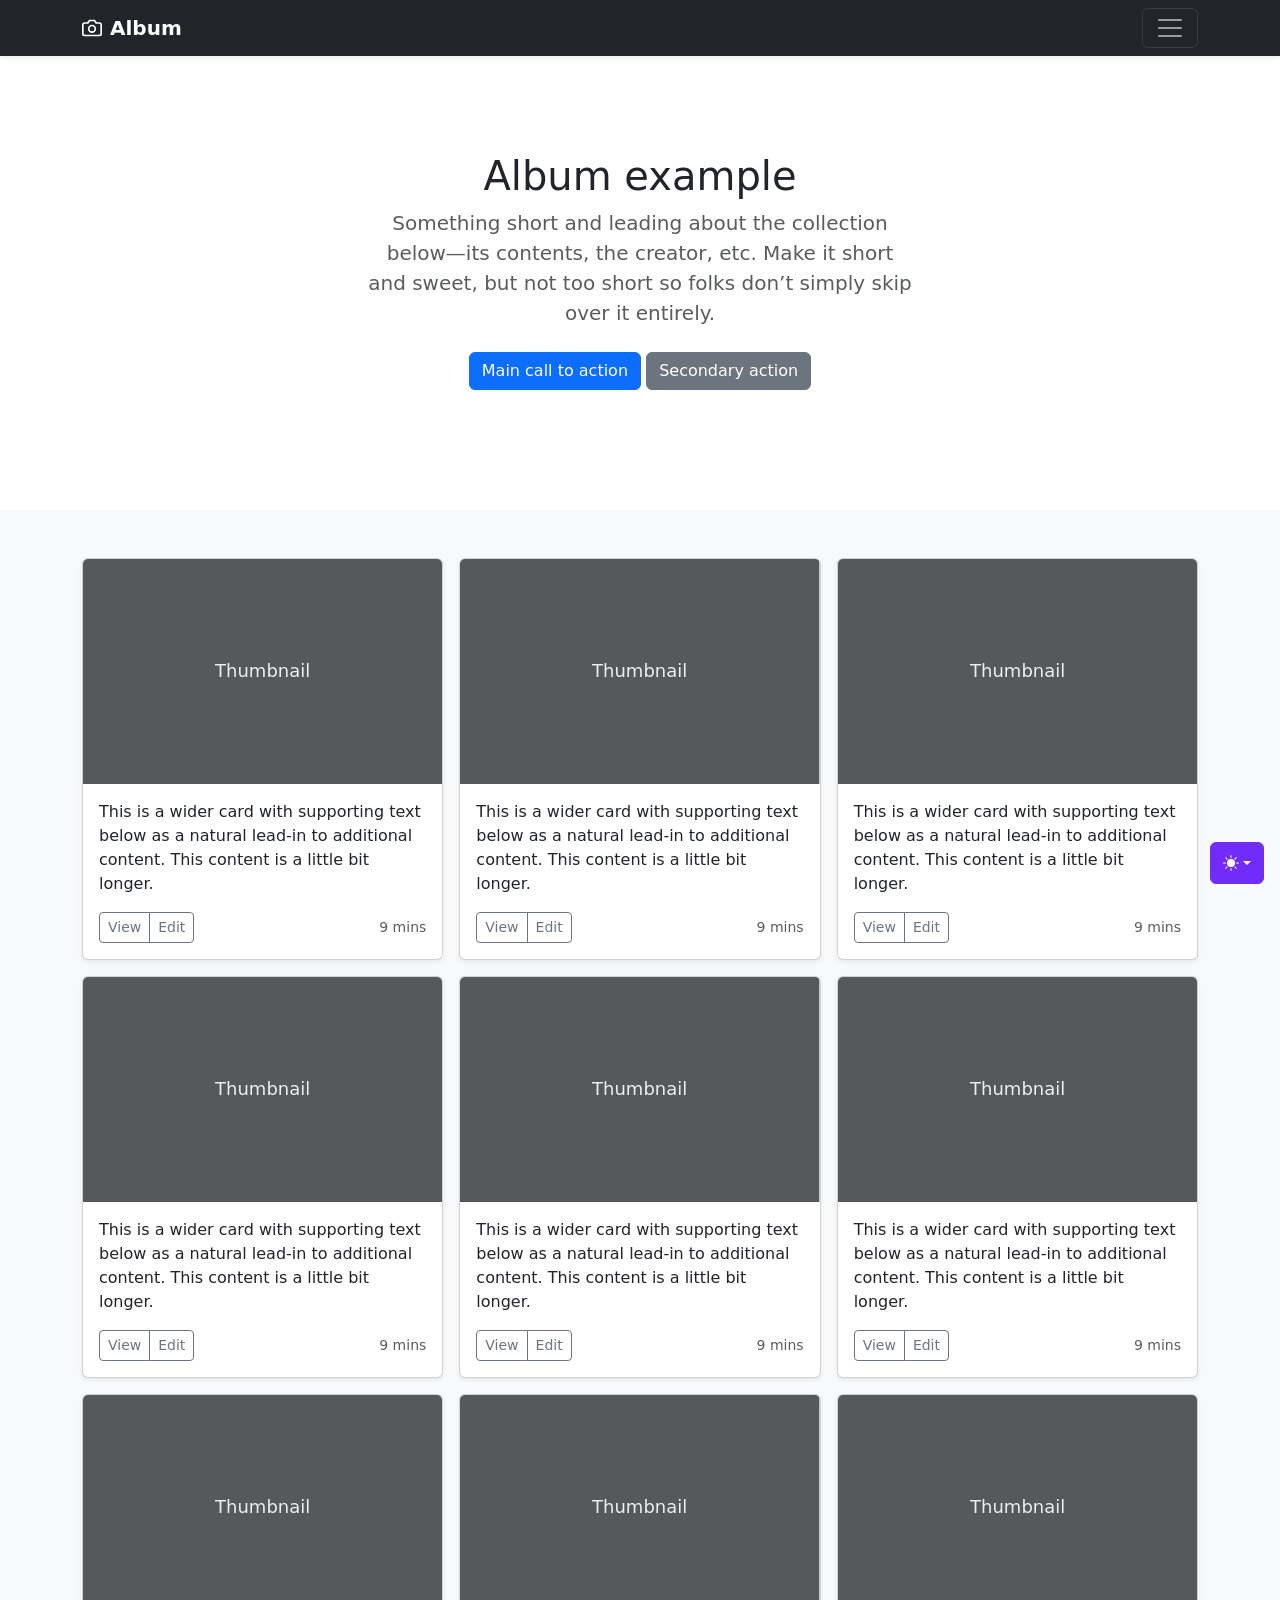
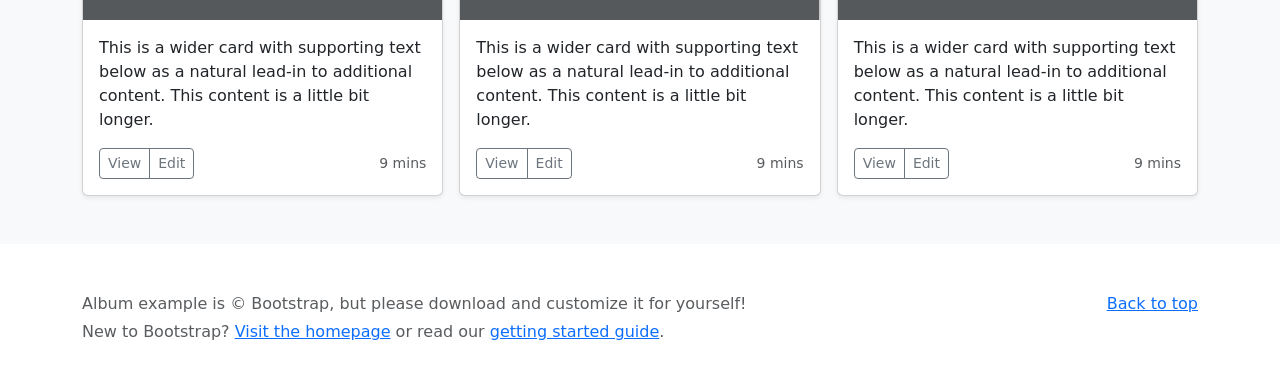
<file: Academy-Cinemas/bootstrap-5.3.8-examples/album/index.html>
<!doctype html>
<html lang="en" data-bs-theme="auto">
  <head>
    <meta charset="utf-8" />
    <meta name="viewport" content="width=device-width, initial-scale=1" />
    <meta name="description" content="" />
    <meta
      name="author"
      content="Mark Otto, Jacob Thornton, and Bootstrap contributors"
    />
    <meta name="generator" content="Astro v5.13.2" />
    <title>Album example · Bootstrap v5.3</title>
    <link
      rel="canonical"
      href="https://getbootstrap.com/docs/5.3/examples/album/"
    />
    <script src="../assets/js/color-modes.js"></script>
    <link href="../assets/dist/css/bootstrap.min.css" rel="stylesheet" />
    <meta name="theme-color" content="#712cf9" />
    <style>
      .bd-placeholder-img {
        font-size: 1.125rem;
        text-anchor: middle;
        -webkit-user-select: none;
        -moz-user-select: none;
        user-select: none;
      }
      @media (min-width: 768px) {
        .bd-placeholder-img-lg {
          font-size: 3.5rem;
        }
      }
      .b-example-divider {
        width: 100%;
        height: 3rem;
        background-color: #0000001a;
        border: solid rgba(0, 0, 0, 0.15);
        border-width: 1px 0;
        box-shadow:
          inset 0 0.5em 1.5em #0000001a,
          inset 0 0.125em 0.5em #00000026;
      }
      .b-example-vr {
        flex-shrink: 0;
        width: 1.5rem;
        height: 100vh;
      }
      .bi {
        vertical-align: -0.125em;
        fill: currentColor;
      }
      .nav-scroller {
        position: relative;
        z-index: 2;
        height: 2.75rem;
        overflow-y: hidden;
      }
      .nav-scroller .nav {
        display: flex;
        flex-wrap: nowrap;
        padding-bottom: 1rem;
        margin-top: -1px;
        overflow-x: auto;
        text-align: center;
        white-space: nowrap;
        -webkit-overflow-scrolling: touch;
      }
      .btn-bd-primary {
        --bd-violet-bg: #712cf9;
        --bd-violet-rgb: 112.520718, 44.062154, 249.437846;
        --bs-btn-font-weight: 600;
        --bs-btn-color: var(--bs-white);
        --bs-btn-bg: var(--bd-violet-bg);
        --bs-btn-border-color: var(--bd-violet-bg);
        --bs-btn-hover-color: var(--bs-white);
        --bs-btn-hover-bg: #6528e0;
        --bs-btn-hover-border-color: #6528e0;
        --bs-btn-focus-shadow-rgb: var(--bd-violet-rgb);
        --bs-btn-active-color: var(--bs-btn-hover-color);
        --bs-btn-active-bg: #5a23c8;
        --bs-btn-active-border-color: #5a23c8;
      }
      .bd-mode-toggle {
        z-index: 1500;
      }
      .bd-mode-toggle .bi {
        width: 1em;
        height: 1em;
      }
      .bd-mode-toggle .dropdown-menu .active .bi {
        display: block !important;
      }
    </style>
  </head>
  <body>
    <svg xmlns="http://www.w3.org/2000/svg" class="d-none">
      <symbol id="check2" viewBox="0 0 16 16">
        <path
          d="M13.854 3.646a.5.5 0 0 1 0 .708l-7 7a.5.5 0 0 1-.708 0l-3.5-3.5a.5.5 0 1 1 .708-.708L6.5 10.293l6.646-6.647a.5.5 0 0 1 .708 0z"
        ></path>
      </symbol>
      <symbol id="circle-half" viewBox="0 0 16 16">
        <path
          d="M8 15A7 7 0 1 0 8 1v14zm0 1A8 8 0 1 1 8 0a8 8 0 0 1 0 16z"
        ></path>
      </symbol>
      <symbol id="moon-stars-fill" viewBox="0 0 16 16">
        <path
          d="M6 .278a.768.768 0 0 1 .08.858 7.208 7.208 0 0 0-.878 3.46c0 4.021 3.278 7.277 7.318 7.277.527 0 1.04-.055 1.533-.16a.787.787 0 0 1 .81.316.733.733 0 0 1-.031.893A8.349 8.349 0 0 1 8.344 16C3.734 16 0 12.286 0 7.71 0 4.266 2.114 1.312 5.124.06A.752.752 0 0 1 6 .278z"
        ></path>
        <path
          d="M10.794 3.148a.217.217 0 0 1 .412 0l.387 1.162c.173.518.579.924 1.097 1.097l1.162.387a.217.217 0 0 1 0 .412l-1.162.387a1.734 1.734 0 0 0-1.097 1.097l-.387 1.162a.217.217 0 0 1-.412 0l-.387-1.162A1.734 1.734 0 0 0 9.31 6.593l-1.162-.387a.217.217 0 0 1 0-.412l1.162-.387a1.734 1.734 0 0 0 1.097-1.097l.387-1.162zM13.863.099a.145.145 0 0 1 .274 0l.258.774c.115.346.386.617.732.732l.774.258a.145.145 0 0 1 0 .274l-.774.258a1.156 1.156 0 0 0-.732.732l-.258.774a.145.145 0 0 1-.274 0l-.258-.774a1.156 1.156 0 0 0-.732-.732l-.774-.258a.145.145 0 0 1 0-.274l.774-.258c.346-.115.617-.386.732-.732L13.863.1z"
        ></path>
      </symbol>
      <symbol id="sun-fill" viewBox="0 0 16 16">
        <path
          d="M8 12a4 4 0 1 0 0-8 4 4 0 0 0 0 8zM8 0a.5.5 0 0 1 .5.5v2a.5.5 0 0 1-1 0v-2A.5.5 0 0 1 8 0zm0 13a.5.5 0 0 1 .5.5v2a.5.5 0 0 1-1 0v-2A.5.5 0 0 1 8 13zm8-5a.5.5 0 0 1-.5.5h-2a.5.5 0 0 1 0-1h2a.5.5 0 0 1 .5.5zM3 8a.5.5 0 0 1-.5.5h-2a.5.5 0 0 1 0-1h2A.5.5 0 0 1 3 8zm10.657-5.657a.5.5 0 0 1 0 .707l-1.414 1.415a.5.5 0 1 1-.707-.708l1.414-1.414a.5.5 0 0 1 .707 0zm-9.193 9.193a.5.5 0 0 1 0 .707L3.05 13.657a.5.5 0 0 1-.707-.707l1.414-1.414a.5.5 0 0 1 .707 0zm9.193 2.121a.5.5 0 0 1-.707 0l-1.414-1.414a.5.5 0 0 1 .707-.707l1.414 1.414a.5.5 0 0 1 0 .707zM4.464 4.465a.5.5 0 0 1-.707 0L2.343 3.05a.5.5 0 1 1 .707-.707l1.414 1.414a.5.5 0 0 1 0 .708z"
        ></path>
      </symbol>
    </svg>
    <div
      class="dropdown position-fixed bottom-0 end-0 mb-3 me-3 bd-mode-toggle"
    >
      <button
        class="btn btn-bd-primary py-2 dropdown-toggle d-flex align-items-center"
        id="bd-theme"
        type="button"
        aria-expanded="false"
        data-bs-toggle="dropdown"
        aria-label="Toggle theme (auto)"
      >
        <svg class="bi my-1 theme-icon-active" aria-hidden="true">
          <use href="#circle-half"></use>
        </svg>
        <span class="visually-hidden" id="bd-theme-text">Toggle theme</span>
      </button>
      <ul
        class="dropdown-menu dropdown-menu-end shadow"
        aria-labelledby="bd-theme-text"
      >
        <li>
          <button
            type="button"
            class="dropdown-item d-flex align-items-center"
            data-bs-theme-value="light"
            aria-pressed="false"
          >
            <svg class="bi me-2 opacity-50" aria-hidden="true">
              <use href="#sun-fill"></use>
            </svg>
            Light
            <svg class="bi ms-auto d-none" aria-hidden="true">
              <use href="#check2"></use>
            </svg>
          </button>
        </li>
        <li>
          <button
            type="button"
            class="dropdown-item d-flex align-items-center"
            data-bs-theme-value="dark"
            aria-pressed="false"
          >
            <svg class="bi me-2 opacity-50" aria-hidden="true">
              <use href="#moon-stars-fill"></use>
            </svg>
            Dark
            <svg class="bi ms-auto d-none" aria-hidden="true">
              <use href="#check2"></use>
            </svg>
          </button>
        </li>
        <li>
          <button
            type="button"
            class="dropdown-item d-flex align-items-center active"
            data-bs-theme-value="auto"
            aria-pressed="true"
          >
            <svg class="bi me-2 opacity-50" aria-hidden="true">
              <use href="#circle-half"></use>
            </svg>
            Auto
            <svg class="bi ms-auto d-none" aria-hidden="true">
              <use href="#check2"></use>
            </svg>
          </button>
        </li>
      </ul>
    </div>
    <header data-bs-theme="dark">
      <div class="collapse text-bg-dark" id="navbarHeader">
        <div class="container">
          <div class="row">
            <div class="col-sm-8 col-md-7 py-4">
              <h4>About</h4>
              <p class="text-body-secondary">
                Add some information about the album below, the author, or any
                other background context. Make it a few sentences long so folks
                can pick up some informative tidbits. Then, link them off to
                some social networking sites or contact information.
              </p>
            </div>
            <div class="col-sm-4 offset-md-1 py-4">
              <h4>Contact</h4>
              <ul class="list-unstyled">
                <li><a href="#" class="text-white">Follow on X</a></li>
                <li><a href="#" class="text-white">Like on Facebook</a></li>
                <li><a href="#" class="text-white">Email me</a></li>
              </ul>
            </div>
          </div>
        </div>
      </div>
      <div class="navbar navbar-dark bg-dark shadow-sm">
        <div class="container">
          <a href="#" class="navbar-brand d-flex align-items-center">
            <svg
              xmlns="http://www.w3.org/2000/svg"
              width="20"
              height="20"
              fill="none"
              stroke="currentColor"
              stroke-linecap="round"
              stroke-linejoin="round"
              stroke-width="2"
              aria-hidden="true"
              class="me-2"
              viewBox="0 0 24 24"
            >
              <path
                d="M23 19a2 2 0 0 1-2 2H3a2 2 0 0 1-2-2V8a2 2 0 0 1 2-2h4l2-3h6l2 3h4a2 2 0 0 1 2 2z"
              ></path>
              <circle cx="12" cy="13" r="4"></circle>
            </svg>
            <strong>Album</strong>
          </a>
          <button
            class="navbar-toggler"
            type="button"
            data-bs-toggle="collapse"
            data-bs-target="#navbarHeader"
            aria-controls="navbarHeader"
            aria-expanded="false"
            aria-label="Toggle navigation"
          >
            <span class="navbar-toggler-icon"></span>
          </button>
        </div>
      </div>
    </header>
    <main>
      <section class="py-5 text-center container">
        <div class="row py-lg-5">
          <div class="col-lg-6 col-md-8 mx-auto">
            <h1 class="fw-light">Album example</h1>
            <p class="lead text-body-secondary">
              Something short and leading about the collection below—its
              contents, the creator, etc. Make it short and sweet, but not too
              short so folks don’t simply skip over it entirely.
            </p>
            <p>
              <a href="#" class="btn btn-primary my-2">Main call to action</a>
              <a href="#" class="btn btn-secondary my-2">Secondary action</a>
            </p>
          </div>
        </div>
      </section>
      <div class="album py-5 bg-body-tertiary">
        <div class="container">
          <div class="row row-cols-1 row-cols-sm-2 row-cols-md-3 g-3">
            <div class="col">
              <div class="card shadow-sm">
                <svg
                  aria-label="Placeholder: Thumbnail"
                  class="bd-placeholder-img card-img-top"
                  height="225"
                  preserveAspectRatio="xMidYMid slice"
                  role="img"
                  width="100%"
                  xmlns="http://www.w3.org/2000/svg"
                >
                  <title>Placeholder</title>
                  <rect width="100%" height="100%" fill="#55595c"></rect>
                  <text x="50%" y="50%" fill="#eceeef" dy=".3em">
                    Thumbnail
                  </text>
                </svg>
                <div class="card-body">
                  <p class="card-text">
                    This is a wider card with supporting text below as a natural
                    lead-in to additional content. This content is a little bit
                    longer.
                  </p>
                  <div
                    class="d-flex justify-content-between align-items-center"
                  >
                    <div class="btn-group">
                      <button
                        type="button"
                        class="btn btn-sm btn-outline-secondary"
                      >
                        View
                      </button>
                      <button
                        type="button"
                        class="btn btn-sm btn-outline-secondary"
                      >
                        Edit
                      </button>
                    </div>
                    <small class="text-body-secondary">9 mins</small>
                  </div>
                </div>
              </div>
            </div>
            <div class="col">
              <div class="card shadow-sm">
                <svg
                  aria-label="Placeholder: Thumbnail"
                  class="bd-placeholder-img card-img-top"
                  height="225"
                  preserveAspectRatio="xMidYMid slice"
                  role="img"
                  width="100%"
                  xmlns="http://www.w3.org/2000/svg"
                >
                  <title>Placeholder</title>
                  <rect width="100%" height="100%" fill="#55595c"></rect>
                  <text x="50%" y="50%" fill="#eceeef" dy=".3em">
                    Thumbnail
                  </text>
                </svg>
                <div class="card-body">
                  <p class="card-text">
                    This is a wider card with supporting text below as a natural
                    lead-in to additional content. This content is a little bit
                    longer.
                  </p>
                  <div
                    class="d-flex justify-content-between align-items-center"
                  >
                    <div class="btn-group">
                      <button
                        type="button"
                        class="btn btn-sm btn-outline-secondary"
                      >
                        View
                      </button>
                      <button
                        type="button"
                        class="btn btn-sm btn-outline-secondary"
                      >
                        Edit
                      </button>
                    </div>
                    <small class="text-body-secondary">9 mins</small>
                  </div>
                </div>
              </div>
            </div>
            <div class="col">
              <div class="card shadow-sm">
                <svg
                  aria-label="Placeholder: Thumbnail"
                  class="bd-placeholder-img card-img-top"
                  height="225"
                  preserveAspectRatio="xMidYMid slice"
                  role="img"
                  width="100%"
                  xmlns="http://www.w3.org/2000/svg"
                >
                  <title>Placeholder</title>
                  <rect width="100%" height="100%" fill="#55595c"></rect>
                  <text x="50%" y="50%" fill="#eceeef" dy=".3em">
                    Thumbnail
                  </text>
                </svg>
                <div class="card-body">
                  <p class="card-text">
                    This is a wider card with supporting text below as a natural
                    lead-in to additional content. This content is a little bit
                    longer.
                  </p>
                  <div
                    class="d-flex justify-content-between align-items-center"
                  >
                    <div class="btn-group">
                      <button
                        type="button"
                        class="btn btn-sm btn-outline-secondary"
                      >
                        View
                      </button>
                      <button
                        type="button"
                        class="btn btn-sm btn-outline-secondary"
                      >
                        Edit
                      </button>
                    </div>
                    <small class="text-body-secondary">9 mins</small>
                  </div>
                </div>
              </div>
            </div>
            <div class="col">
              <div class="card shadow-sm">
                <svg
                  aria-label="Placeholder: Thumbnail"
                  class="bd-placeholder-img card-img-top"
                  height="225"
                  preserveAspectRatio="xMidYMid slice"
                  role="img"
                  width="100%"
                  xmlns="http://www.w3.org/2000/svg"
                >
                  <title>Placeholder</title>
                  <rect width="100%" height="100%" fill="#55595c"></rect>
                  <text x="50%" y="50%" fill="#eceeef" dy=".3em">
                    Thumbnail
                  </text>
                </svg>
                <div class="card-body">
                  <p class="card-text">
                    This is a wider card with supporting text below as a natural
                    lead-in to additional content. This content is a little bit
                    longer.
                  </p>
                  <div
                    class="d-flex justify-content-between align-items-center"
                  >
                    <div class="btn-group">
                      <button
                        type="button"
                        class="btn btn-sm btn-outline-secondary"
                      >
                        View
                      </button>
                      <button
                        type="button"
                        class="btn btn-sm btn-outline-secondary"
                      >
                        Edit
                      </button>
                    </div>
                    <small class="text-body-secondary">9 mins</small>
                  </div>
                </div>
              </div>
            </div>
            <div class="col">
              <div class="card shadow-sm">
                <svg
                  aria-label="Placeholder: Thumbnail"
                  class="bd-placeholder-img card-img-top"
                  height="225"
                  preserveAspectRatio="xMidYMid slice"
                  role="img"
                  width="100%"
                  xmlns="http://www.w3.org/2000/svg"
                >
                  <title>Placeholder</title>
                  <rect width="100%" height="100%" fill="#55595c"></rect>
                  <text x="50%" y="50%" fill="#eceeef" dy=".3em">
                    Thumbnail
                  </text>
                </svg>
                <div class="card-body">
                  <p class="card-text">
                    This is a wider card with supporting text below as a natural
                    lead-in to additional content. This content is a little bit
                    longer.
                  </p>
                  <div
                    class="d-flex justify-content-between align-items-center"
                  >
                    <div class="btn-group">
                      <button
                        type="button"
                        class="btn btn-sm btn-outline-secondary"
                      >
                        View
                      </button>
                      <button
                        type="button"
                        class="btn btn-sm btn-outline-secondary"
                      >
                        Edit
                      </button>
                    </div>
                    <small class="text-body-secondary">9 mins</small>
                  </div>
                </div>
              </div>
            </div>
            <div class="col">
              <div class="card shadow-sm">
                <svg
                  aria-label="Placeholder: Thumbnail"
                  class="bd-placeholder-img card-img-top"
                  height="225"
                  preserveAspectRatio="xMidYMid slice"
                  role="img"
                  width="100%"
                  xmlns="http://www.w3.org/2000/svg"
                >
                  <title>Placeholder</title>
                  <rect width="100%" height="100%" fill="#55595c"></rect>
                  <text x="50%" y="50%" fill="#eceeef" dy=".3em">
                    Thumbnail
                  </text>
                </svg>
                <div class="card-body">
                  <p class="card-text">
                    This is a wider card with supporting text below as a natural
                    lead-in to additional content. This content is a little bit
                    longer.
                  </p>
                  <div
                    class="d-flex justify-content-between align-items-center"
                  >
                    <div class="btn-group">
                      <button
                        type="button"
                        class="btn btn-sm btn-outline-secondary"
                      >
                        View
                      </button>
                      <button
                        type="button"
                        class="btn btn-sm btn-outline-secondary"
                      >
                        Edit
                      </button>
                    </div>
                    <small class="text-body-secondary">9 mins</small>
                  </div>
                </div>
              </div>
            </div>
            <div class="col">
              <div class="card shadow-sm">
                <svg
                  aria-label="Placeholder: Thumbnail"
                  class="bd-placeholder-img card-img-top"
                  height="225"
                  preserveAspectRatio="xMidYMid slice"
                  role="img"
                  width="100%"
                  xmlns="http://www.w3.org/2000/svg"
                >
                  <title>Placeholder</title>
                  <rect width="100%" height="100%" fill="#55595c"></rect>
                  <text x="50%" y="50%" fill="#eceeef" dy=".3em">
                    Thumbnail
                  </text>
                </svg>
                <div class="card-body">
                  <p class="card-text">
                    This is a wider card with supporting text below as a natural
                    lead-in to additional content. This content is a little bit
                    longer.
                  </p>
                  <div
                    class="d-flex justify-content-between align-items-center"
                  >
                    <div class="btn-group">
                      <button
                        type="button"
                        class="btn btn-sm btn-outline-secondary"
                      >
                        View
                      </button>
                      <button
                        type="button"
                        class="btn btn-sm btn-outline-secondary"
                      >
                        Edit
                      </button>
                    </div>
                    <small class="text-body-secondary">9 mins</small>
                  </div>
                </div>
              </div>
            </div>
            <div class="col">
              <div class="card shadow-sm">
                <svg
                  aria-label="Placeholder: Thumbnail"
                  class="bd-placeholder-img card-img-top"
                  height="225"
                  preserveAspectRatio="xMidYMid slice"
                  role="img"
                  width="100%"
                  xmlns="http://www.w3.org/2000/svg"
                >
                  <title>Placeholder</title>
                  <rect width="100%" height="100%" fill="#55595c"></rect>
                  <text x="50%" y="50%" fill="#eceeef" dy=".3em">
                    Thumbnail
                  </text>
                </svg>
                <div class="card-body">
                  <p class="card-text">
                    This is a wider card with supporting text below as a natural
                    lead-in to additional content. This content is a little bit
                    longer.
                  </p>
                  <div
                    class="d-flex justify-content-between align-items-center"
                  >
                    <div class="btn-group">
                      <button
                        type="button"
                        class="btn btn-sm btn-outline-secondary"
                      >
                        View
                      </button>
                      <button
                        type="button"
                        class="btn btn-sm btn-outline-secondary"
                      >
                        Edit
                      </button>
                    </div>
                    <small class="text-body-secondary">9 mins</small>
                  </div>
                </div>
              </div>
            </div>
            <div class="col">
              <div class="card shadow-sm">
                <svg
                  aria-label="Placeholder: Thumbnail"
                  class="bd-placeholder-img card-img-top"
                  height="225"
                  preserveAspectRatio="xMidYMid slice"
                  role="img"
                  width="100%"
                  xmlns="http://www.w3.org/2000/svg"
                >
                  <title>Placeholder</title>
                  <rect width="100%" height="100%" fill="#55595c"></rect>
                  <text x="50%" y="50%" fill="#eceeef" dy=".3em">
                    Thumbnail
                  </text>
                </svg>
                <div class="card-body">
                  <p class="card-text">
                    This is a wider card with supporting text below as a natural
                    lead-in to additional content. This content is a little bit
                    longer.
                  </p>
                  <div
                    class="d-flex justify-content-between align-items-center"
                  >
                    <div class="btn-group">
                      <button
                        type="button"
                        class="btn btn-sm btn-outline-secondary"
                      >
                        View
                      </button>
                      <button
                        type="button"
                        class="btn btn-sm btn-outline-secondary"
                      >
                        Edit
                      </button>
                    </div>
                    <small class="text-body-secondary">9 mins</small>
                  </div>
                </div>
              </div>
            </div>
          </div>
        </div>
      </div>
    </main>
    <footer class="text-body-secondary py-5">
      <div class="container">
        <p class="float-end mb-1"><a href="#">Back to top</a></p>
        <p class="mb-1">
          Album example is &copy; Bootstrap, but please download and customize
          it for yourself!
        </p>
        <p class="mb-0">
          New to Bootstrap? <a href="/">Visit the homepage</a> or read our
          <a href="../getting-started/introduction">getting started guide</a>.
        </p>
      </div>
    </footer>
    <script
      src="../assets/dist/js/bootstrap.bundle.min.js"
      class="astro-vvvwv3sm"
    ></script>
  </body>
</html>
</file>
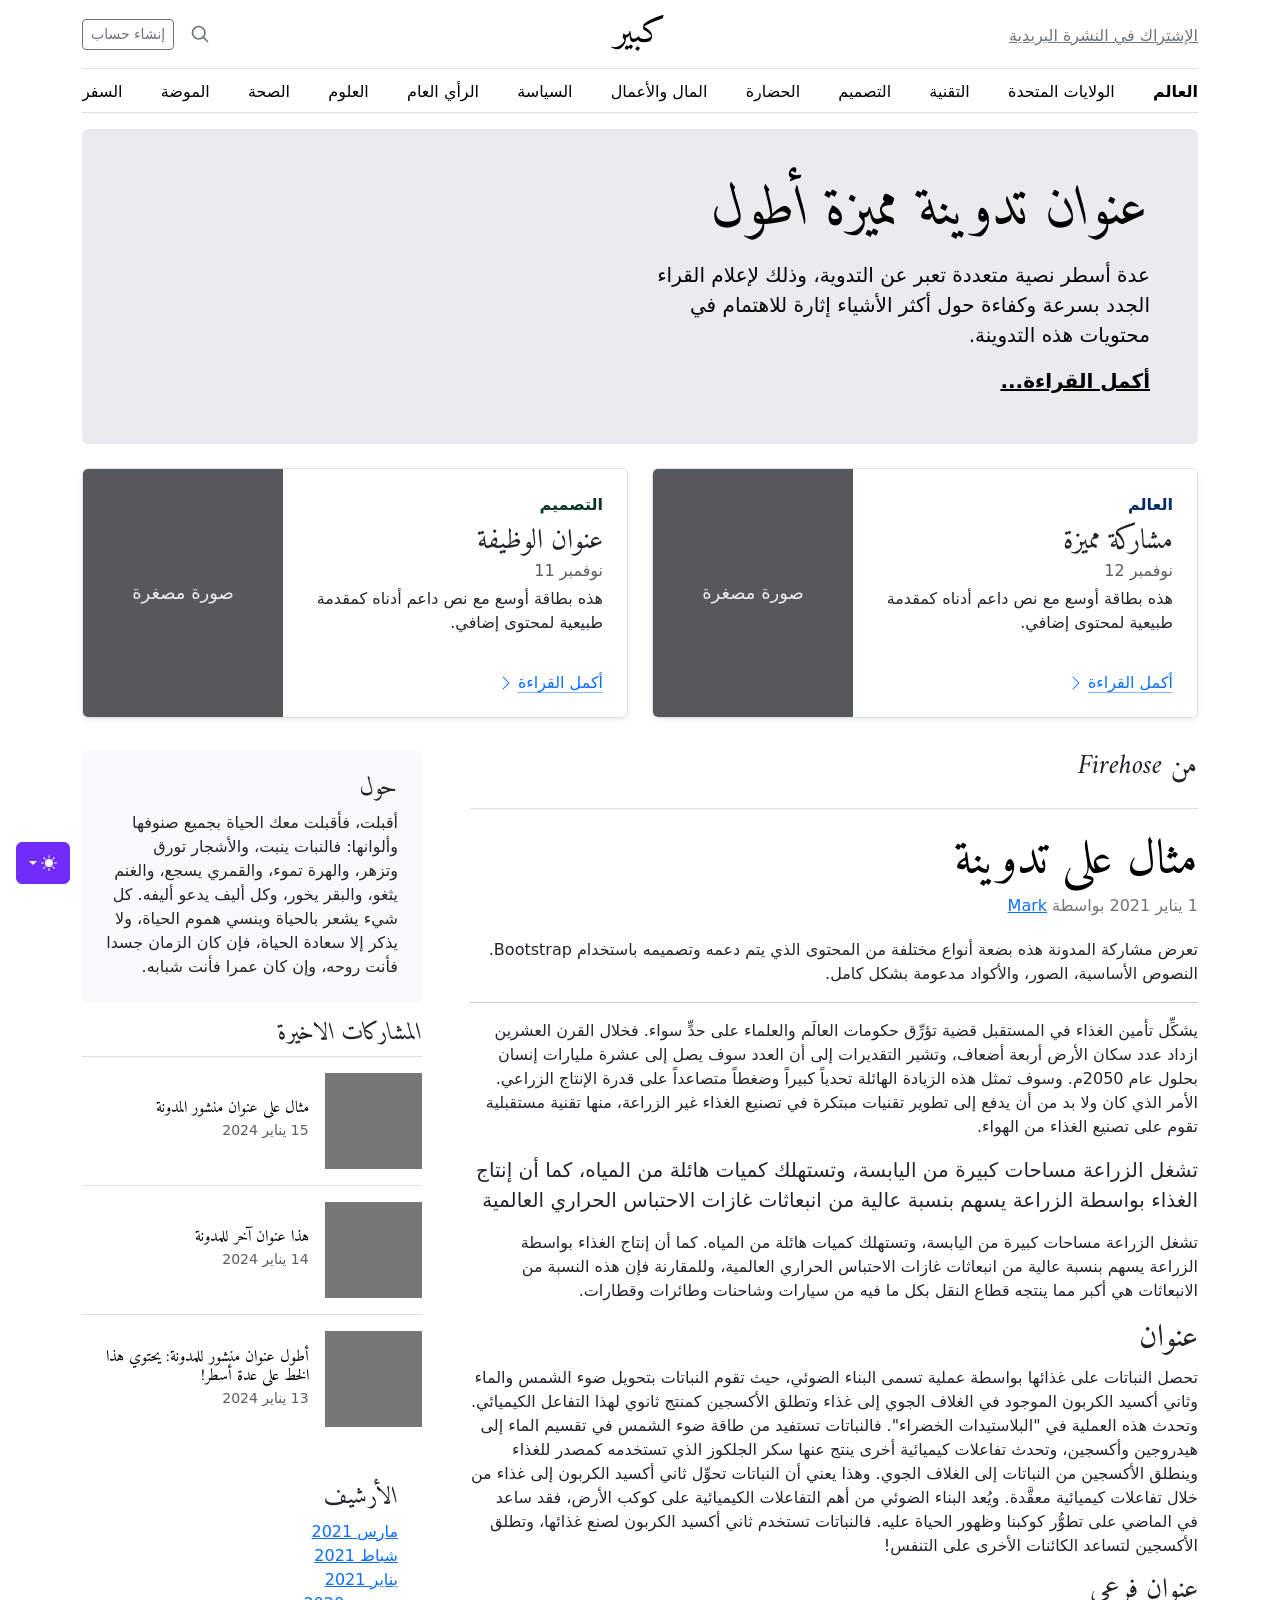
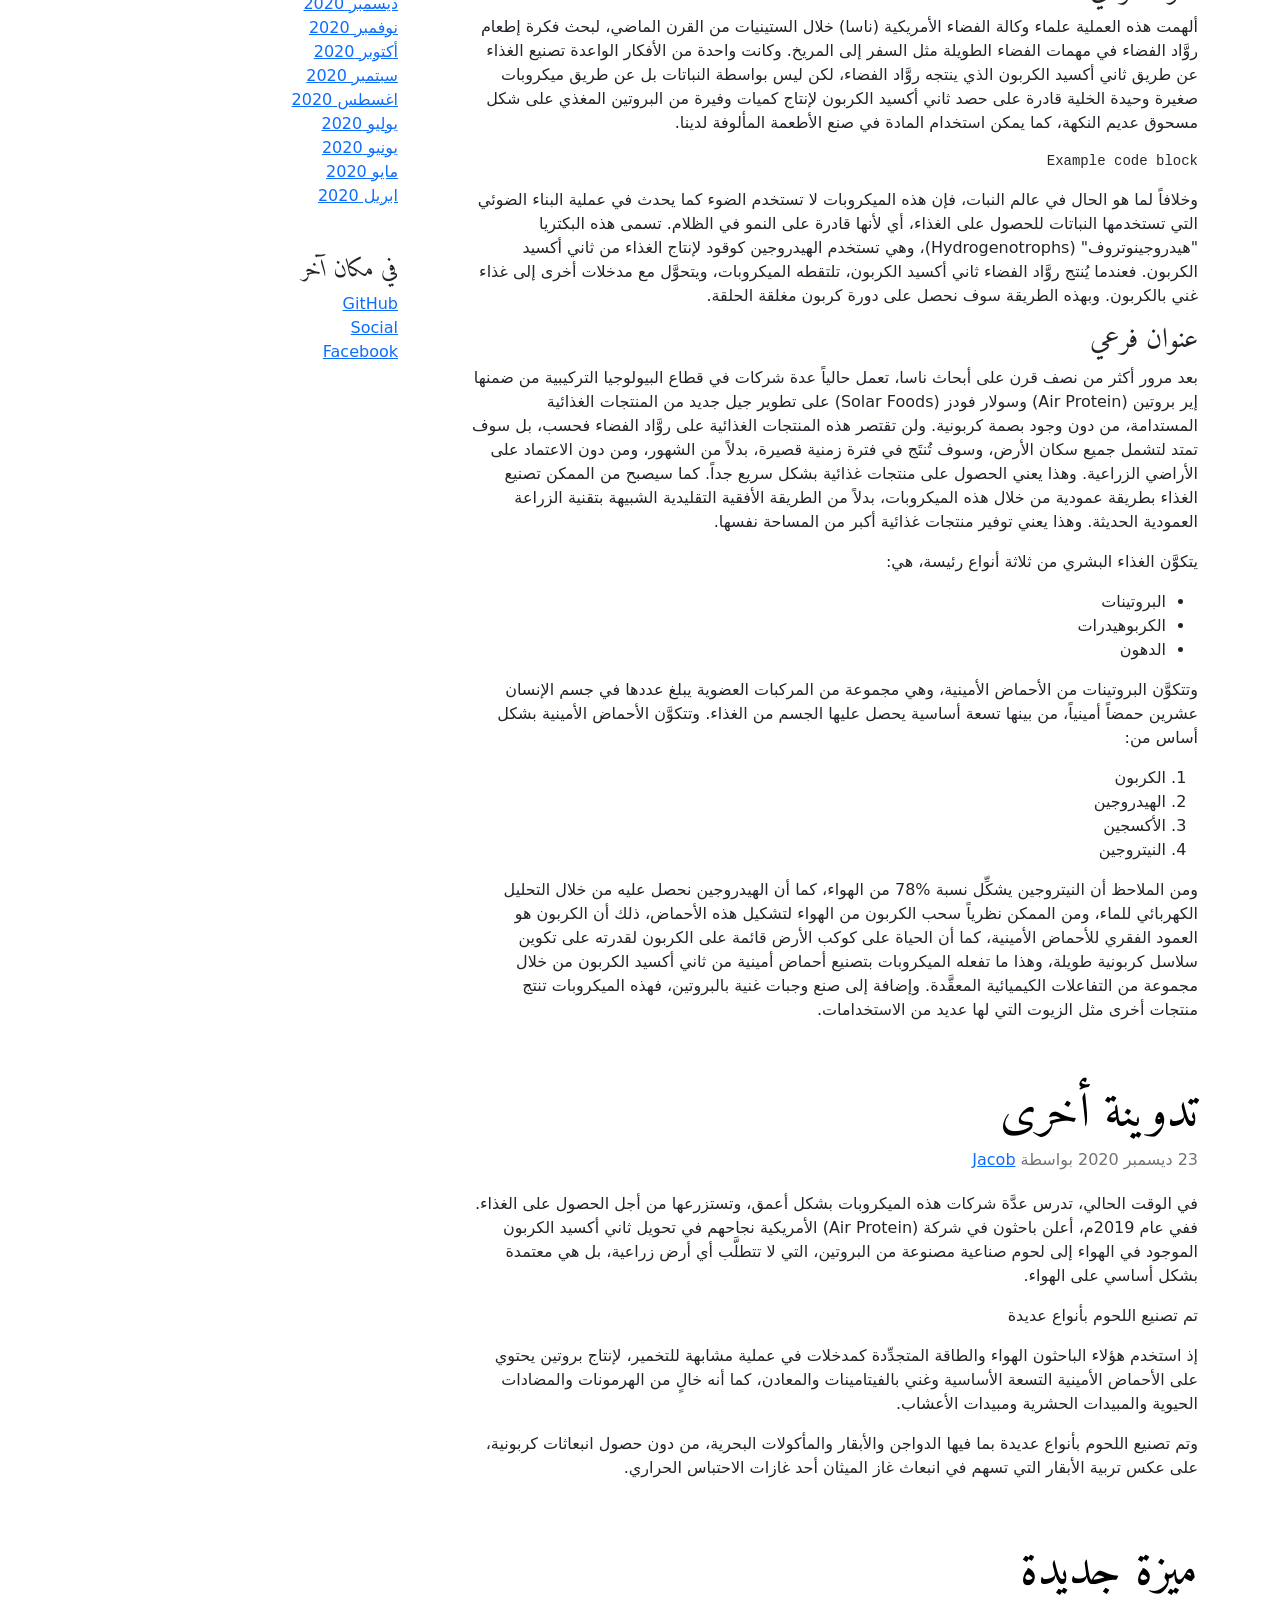
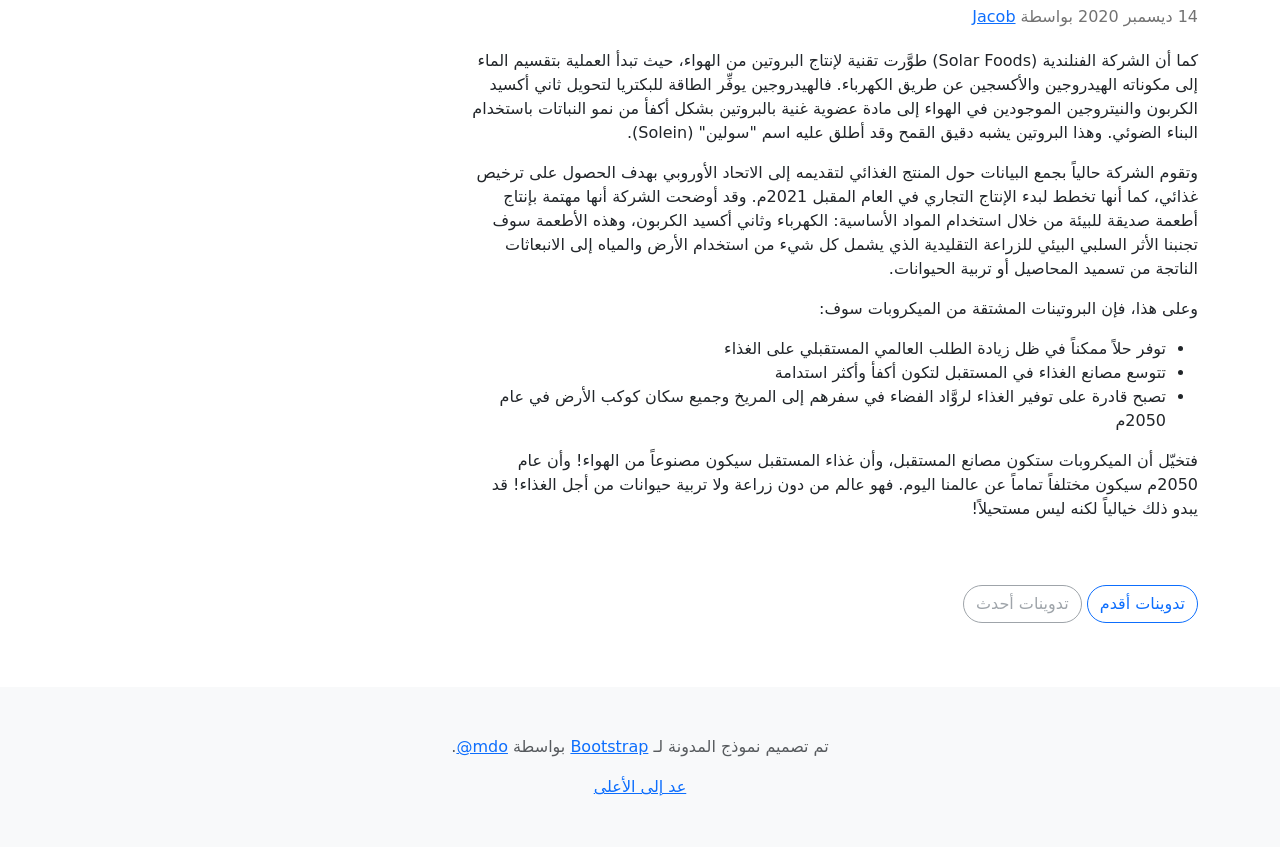
<file: Academy-Cinemas/bootstrap-5.3.8-examples/blog-rtl/index.html>
<!doctype html>
<html lang="ar" dir="rtl" data-bs-theme="auto">
  <head>
    <meta charset="utf-8" />
    <meta name="viewport" content="width=device-width, initial-scale=1" />
    <meta name="description" content="" />
    <meta
      name="author"
      content="Mark Otto, Jacob Thornton, and Bootstrap contributors"
    />
    <meta name="generator" content="Astro v5.13.2" />
    <title>قالب المدونة · Bootstrap v5.3</title>
    <link
      rel="canonical"
      href="https://getbootstrap.com/docs/5.3/examples/blog-rtl/"
    />
    <script src="../assets/js/color-modes.js"></script>
    <link href="../assets/dist/css/bootstrap.rtl.min.css" rel="stylesheet" />
    <meta name="theme-color" content="#712cf9" />
    <link
      href="https://fonts.googleapis.com/css?family=Amiri:wght@400;700&display=swap"
      rel="stylesheet"
    />
    <link href="../blog/blog.rtl.css" rel="stylesheet" />
    <style>
      .bd-placeholder-img {
        font-size: 1.125rem;
        text-anchor: middle;
        -webkit-user-select: none;
        -moz-user-select: none;
        user-select: none;
      }
      @media (min-width: 768px) {
        .bd-placeholder-img-lg {
          font-size: 3.5rem;
        }
      }
      .b-example-divider {
        width: 100%;
        height: 3rem;
        background-color: #0000001a;
        border: solid rgba(0, 0, 0, 0.15);
        border-width: 1px 0;
        box-shadow:
          inset 0 0.5em 1.5em #0000001a,
          inset 0 0.125em 0.5em #00000026;
      }
      .b-example-vr {
        flex-shrink: 0;
        width: 1.5rem;
        height: 100vh;
      }
      .bi {
        vertical-align: -0.125em;
        fill: currentColor;
      }
      .nav-scroller {
        position: relative;
        z-index: 2;
        height: 2.75rem;
        overflow-y: hidden;
      }
      .nav-scroller .nav {
        display: flex;
        flex-wrap: nowrap;
        padding-bottom: 1rem;
        margin-top: -1px;
        overflow-x: auto;
        text-align: center;
        white-space: nowrap;
        -webkit-overflow-scrolling: touch;
      }
      .btn-bd-primary {
        --bd-violet-bg: #712cf9;
        --bd-violet-rgb: 112.520718, 44.062154, 249.437846;
        --bs-btn-font-weight: 600;
        --bs-btn-color: var(--bs-white);
        --bs-btn-bg: var(--bd-violet-bg);
        --bs-btn-border-color: var(--bd-violet-bg);
        --bs-btn-hover-color: var(--bs-white);
        --bs-btn-hover-bg: #6528e0;
        --bs-btn-hover-border-color: #6528e0;
        --bs-btn-focus-shadow-rgb: var(--bd-violet-rgb);
        --bs-btn-active-color: var(--bs-btn-hover-color);
        --bs-btn-active-bg: #5a23c8;
        --bs-btn-active-border-color: #5a23c8;
      }
      .bd-mode-toggle {
        z-index: 1500;
      }
      .bd-mode-toggle .bi {
        width: 1em;
        height: 1em;
      }
      .bd-mode-toggle .dropdown-menu .active .bi {
        display: block !important;
      }
    </style>
  </head>
  <body>
    <svg xmlns="http://www.w3.org/2000/svg" class="d-none">
      <symbol id="check2" viewBox="0 0 16 16">
        <path
          d="M13.854 3.646a.5.5 0 0 1 0 .708l-7 7a.5.5 0 0 1-.708 0l-3.5-3.5a.5.5 0 1 1 .708-.708L6.5 10.293l6.646-6.647a.5.5 0 0 1 .708 0z"
        ></path>
      </symbol>
      <symbol id="circle-half" viewBox="0 0 16 16">
        <path
          d="M8 15A7 7 0 1 0 8 1v14zm0 1A8 8 0 1 1 8 0a8 8 0 0 1 0 16z"
        ></path>
      </symbol>
      <symbol id="moon-stars-fill" viewBox="0 0 16 16">
        <path
          d="M6 .278a.768.768 0 0 1 .08.858 7.208 7.208 0 0 0-.878 3.46c0 4.021 3.278 7.277 7.318 7.277.527 0 1.04-.055 1.533-.16a.787.787 0 0 1 .81.316.733.733 0 0 1-.031.893A8.349 8.349 0 0 1 8.344 16C3.734 16 0 12.286 0 7.71 0 4.266 2.114 1.312 5.124.06A.752.752 0 0 1 6 .278z"
        ></path>
        <path
          d="M10.794 3.148a.217.217 0 0 1 .412 0l.387 1.162c.173.518.579.924 1.097 1.097l1.162.387a.217.217 0 0 1 0 .412l-1.162.387a1.734 1.734 0 0 0-1.097 1.097l-.387 1.162a.217.217 0 0 1-.412 0l-.387-1.162A1.734 1.734 0 0 0 9.31 6.593l-1.162-.387a.217.217 0 0 1 0-.412l1.162-.387a1.734 1.734 0 0 0 1.097-1.097l.387-1.162zM13.863.099a.145.145 0 0 1 .274 0l.258.774c.115.346.386.617.732.732l.774.258a.145.145 0 0 1 0 .274l-.774.258a1.156 1.156 0 0 0-.732.732l-.258.774a.145.145 0 0 1-.274 0l-.258-.774a1.156 1.156 0 0 0-.732-.732l-.774-.258a.145.145 0 0 1 0-.274l.774-.258c.346-.115.617-.386.732-.732L13.863.1z"
        ></path>
      </symbol>
      <symbol id="sun-fill" viewBox="0 0 16 16">
        <path
          d="M8 12a4 4 0 1 0 0-8 4 4 0 0 0 0 8zM8 0a.5.5 0 0 1 .5.5v2a.5.5 0 0 1-1 0v-2A.5.5 0 0 1 8 0zm0 13a.5.5 0 0 1 .5.5v2a.5.5 0 0 1-1 0v-2A.5.5 0 0 1 8 13zm8-5a.5.5 0 0 1-.5.5h-2a.5.5 0 0 1 0-1h2a.5.5 0 0 1 .5.5zM3 8a.5.5 0 0 1-.5.5h-2a.5.5 0 0 1 0-1h2A.5.5 0 0 1 3 8zm10.657-5.657a.5.5 0 0 1 0 .707l-1.414 1.415a.5.5 0 1 1-.707-.708l1.414-1.414a.5.5 0 0 1 .707 0zm-9.193 9.193a.5.5 0 0 1 0 .707L3.05 13.657a.5.5 0 0 1-.707-.707l1.414-1.414a.5.5 0 0 1 .707 0zm9.193 2.121a.5.5 0 0 1-.707 0l-1.414-1.414a.5.5 0 0 1 .707-.707l1.414 1.414a.5.5 0 0 1 0 .707zM4.464 4.465a.5.5 0 0 1-.707 0L2.343 3.05a.5.5 0 1 1 .707-.707l1.414 1.414a.5.5 0 0 1 0 .708z"
        ></path>
      </symbol>
    </svg>
    <div
      class="dropdown position-fixed bottom-0 end-0 mb-3 me-3 bd-mode-toggle"
    >
      <button
        class="btn btn-bd-primary py-2 dropdown-toggle d-flex align-items-center"
        id="bd-theme"
        type="button"
        aria-expanded="false"
        data-bs-toggle="dropdown"
        aria-label="Toggle theme (auto)"
      >
        <svg class="bi my-1 theme-icon-active" aria-hidden="true">
          <use href="#circle-half"></use>
        </svg>
        <span class="visually-hidden" id="bd-theme-text">Toggle theme</span>
      </button>
      <ul
        class="dropdown-menu dropdown-menu-end shadow"
        aria-labelledby="bd-theme-text"
      >
        <li>
          <button
            type="button"
            class="dropdown-item d-flex align-items-center"
            data-bs-theme-value="light"
            aria-pressed="false"
          >
            <svg class="bi me-2 opacity-50" aria-hidden="true">
              <use href="#sun-fill"></use>
            </svg>
            Light
            <svg class="bi ms-auto d-none" aria-hidden="true">
              <use href="#check2"></use>
            </svg>
          </button>
        </li>
        <li>
          <button
            type="button"
            class="dropdown-item d-flex align-items-center"
            data-bs-theme-value="dark"
            aria-pressed="false"
          >
            <svg class="bi me-2 opacity-50" aria-hidden="true">
              <use href="#moon-stars-fill"></use>
            </svg>
            Dark
            <svg class="bi ms-auto d-none" aria-hidden="true">
              <use href="#check2"></use>
            </svg>
          </button>
        </li>
        <li>
          <button
            type="button"
            class="dropdown-item d-flex align-items-center active"
            data-bs-theme-value="auto"
            aria-pressed="true"
          >
            <svg class="bi me-2 opacity-50" aria-hidden="true">
              <use href="#circle-half"></use>
            </svg>
            Auto
            <svg class="bi ms-auto d-none" aria-hidden="true">
              <use href="#check2"></use>
            </svg>
          </button>
        </li>
      </ul>
    </div>
    <svg xmlns="http://www.w3.org/2000/svg" class="d-none">
      <symbol
        id="aperture"
        fill="none"
        stroke="currentColor"
        stroke-linecap="round"
        stroke-linejoin="round"
        stroke-width="2"
        viewBox="0 0 24 24"
      >
        <circle cx="12" cy="12" r="10"></circle>
        <path
          d="M14.31 8l5.74 9.94M9.69 8h11.48M7.38 12l5.74-9.94M9.69 16L3.95 6.06M14.31 16H2.83m13.79-4l-5.74 9.94"
        ></path>
      </symbol>
      <symbol id="cart" viewBox="0 0 16 16">
        <path
          d="M0 1.5A.5.5 0 0 1 .5 1H2a.5.5 0 0 1 .485.379L2.89 3H14.5a.5.5 0 0 1 .49.598l-1 5a.5.5 0 0 1-.465.401l-9.397.472L4.415 11H13a.5.5 0 0 1 0 1H4a.5.5 0 0 1-.491-.408L2.01 3.607 1.61 2H.5a.5.5 0 0 1-.5-.5zM3.102 4l.84 4.479 9.144-.459L13.89 4H3.102zM5 12a2 2 0 1 0 0 4 2 2 0 0 0 0-4zm7 0a2 2 0 1 0 0 4 2 2 0 0 0 0-4zm-7 1a1 1 0 1 1 0 2 1 1 0 0 1 0-2zm7 0a1 1 0 1 1 0 2 1 1 0 0 1 0-2z"
        ></path>
      </symbol>
      <symbol id="chevron-right" viewBox="0 0 16 16">
        <path
          fill-rule="evenodd"
          d="M4.646 1.646a.5.5 0 0 1 .708 0l6 6a.5.5 0 0 1 0 .708l-6 6a.5.5 0 0 1-.708-.708L10.293 8 4.646 2.354a.5.5 0 0 1 0-.708z"
        ></path>
      </symbol>
    </svg>
    <div class="container">
      <header class="border-bottom lh-1 py-3">
        <div class="row flex-nowrap justify-content-between align-items-center">
          <div class="col-4 pt-1">
            <a class="link-secondary" href="#">الإشتراك في النشرة البريدية</a>
          </div>
          <div class="col-4 text-center">
            <a
              class="blog-header-logo text-body-emphasis text-decoration-none"
              href="#"
              >كبير</a
            >
          </div>
          <div class="col-4 d-flex justify-content-end align-items-center">
            <a class="link-secondary" href="#" aria-label="بحث">
              <svg
                xmlns="http://www.w3.org/2000/svg"
                width="20"
                height="20"
                fill="none"
                stroke="currentColor"
                stroke-linecap="round"
                stroke-linejoin="round"
                stroke-width="2"
                class="mx-3"
                role="img"
                viewBox="0 0 24 24"
              >
                <title>بحث</title>
                <circle cx="10.5" cy="10.5" r="7.5"></circle>
                <path d="M21 21l-5.2-5.2"></path>
              </svg>
            </a>
            <a class="btn btn-sm btn-outline-secondary" href="#">إنشاء حساب</a>
          </div>
        </div>
      </header>
      <div class="nav-scroller py-1 mb-3 border-bottom">
        <nav class="nav nav-underline justify-content-between">
          <a class="nav-item nav-link link-body-emphasis active" href="#"
            >العالم</a
          >
          <a class="nav-item nav-link link-body-emphasis" href="#"
            >الولايات المتحدة</a
          >
          <a class="nav-item nav-link link-body-emphasis" href="#">التقنية</a>
          <a class="nav-item nav-link link-body-emphasis" href="#">التصميم</a>
          <a class="nav-item nav-link link-body-emphasis" href="#">الحضارة</a>
          <a class="nav-item nav-link link-body-emphasis" href="#"
            >المال والأعمال</a
          >
          <a class="nav-item nav-link link-body-emphasis" href="#">السياسة</a>
          <a class="nav-item nav-link link-body-emphasis" href="#"
            >الرأي العام</a
          >
          <a class="nav-item nav-link link-body-emphasis" href="#">العلوم</a>
          <a class="nav-item nav-link link-body-emphasis" href="#">الصحة</a>
          <a class="nav-item nav-link link-body-emphasis" href="#">الموضة</a>
          <a class="nav-item nav-link link-body-emphasis" href="#">السفر</a>
        </nav>
      </div>
    </div>
    <main class="container">
      <div class="p-4 p-md-5 mb-4 rounded text-body-emphasis bg-body-secondary">
        <div class="col-lg-6 px-0">
          <h1 class="display-4 fst-italic">عنوان تدوينة مميزة أطول</h1>
          <p class="lead my-3">
            عدة أسطر نصية متعددة تعبر عن التدوية، وذلك لإعلام القراء الجدد بسرعة
            وكفاءة حول أكثر الأشياء إثارة للاهتمام في محتويات هذه التدوينة.
          </p>
          <p class="lead mb-0">
            <a href="#" class="text-body-emphasis fw-bold">أكمل القراءة...</a>
          </p>
        </div>
      </div>
      <div class="row mb-2">
        <div class="col-md-6">
          <div
            class="row g-0 border rounded overflow-hidden flex-md-row mb-4 shadow-sm h-md-250 position-relative"
          >
            <div class="col p-4 d-flex flex-column position-static">
              <strong class="d-inline-block mb-2 text-primary-emphasis"
                >العالم</strong
              >
              <h3 class="mb-0">مشاركة مميزة</h3>
              <div class="mb-1 text-body-secondary">نوفمبر 12</div>
              <p class="card-text mb-auto">
                هذه بطاقة أوسع مع نص داعم أدناه كمقدمة طبيعية لمحتوى إضافي.
              </p>
              <a
                href="#"
                class="icon-link gap-1 icon-link-hover stretched-link"
              >
                أكمل القراءة
                <svg class="bi" aria-hidden="true">
                  <use xlink:href="#chevron-right"></use>
                </svg>
              </a>
            </div>
            <div class="col-auto d-none d-lg-block">
              <svg
                aria-label="Placeholder: صورة مصغرة"
                class="bd-placeholder-img"
                height="250"
                preserveAspectRatio="xMidYMid slice"
                role="img"
                width="200"
                xmlns="http://www.w3.org/2000/svg"
              >
                <title>Placeholder</title>
                <rect width="100%" height="100%" fill="#55595c"></rect>
                <text x="50%" y="50%" fill="#eceeef" dy=".3em">صورة مصغرة</text>
              </svg>
            </div>
          </div>
        </div>
        <div class="col-md-6">
          <div
            class="row g-0 border rounded overflow-hidden flex-md-row mb-4 shadow-sm h-md-250 position-relative"
          >
            <div class="col p-4 d-flex flex-column position-static">
              <strong class="d-inline-block mb-2 text-success-emphasis"
                >التصميم</strong
              >
              <h3 class="mb-0">عنوان الوظيفة</h3>
              <div class="mb-1 text-body-secondary">نوفمبر 11</div>
              <p class="mb-auto">
                هذه بطاقة أوسع مع نص داعم أدناه كمقدمة طبيعية لمحتوى إضافي.
              </p>
              <a
                href="#"
                class="icon-link gap-1 icon-link-hover stretched-link"
              >
                أكمل القراءة
                <svg class="bi" aria-hidden="true">
                  <use xlink:href="#chevron-right"></use>
                </svg>
              </a>
            </div>
            <div class="col-auto d-none d-lg-block">
              <svg
                aria-label="Placeholder: صورة مصغرة"
                class="bd-placeholder-img"
                height="250"
                preserveAspectRatio="xMidYMid slice"
                role="img"
                width="200"
                xmlns="http://www.w3.org/2000/svg"
              >
                <title>Placeholder</title>
                <rect width="100%" height="100%" fill="#55595c"></rect>
                <text x="50%" y="50%" fill="#eceeef" dy=".3em">صورة مصغرة</text>
              </svg>
            </div>
          </div>
        </div>
      </div>
      <div class="row g-5">
        <div class="col-md-8">
          <h3 class="pb-4 mb-4 fst-italic border-bottom">من Firehose</h3>
          <article class="blog-post">
            <h2 class="display-5 link-body-emphasis mb-1">مثال على تدوينة</h2>
            <p class="blog-post-meta">
              1 يناير 2021 بواسطة <a href="#"> Mark </a>
            </p>
            <p>
              تعرض مشاركة المدونة هذه بضعة أنواع مختلفة من المحتوى الذي يتم دعمه
              وتصميمه باستخدام Bootstrap. النصوص الأساسية، الصور، والأكواد
              مدعومة بشكل كامل.
            </p>
            <hr />
            <p>
              يشكِّل تأمين الغذاء في المستقبل قضية تؤرِّق حكومات العالَم
              والعلماء على حدٍّ سواء. فخلال القرن العشرين ازداد عدد سكان الأرض
              أربعة أضعاف، وتشير التقديرات إلى أن العدد سوف يصل إلى عشرة مليارات
              إنسان بحلول عام 2050م. وسوف تمثل هذه الزيادة الهائلة تحدياً كبيراً
              وضغطاً متصاعداً على قدرة الإنتاج الزراعي. الأمر الذي كان ولا بد من
              أن يدفع إلى تطوير تقنيات مبتكرة في تصنيع الغذاء غير الزراعة، منها
              تقنية مستقبلية تقوم على تصنيع الغذاء من الهواء.
            </p>
            <blockquote class="blockquote">
              <p>
                تشغل الزراعة مساحات كبيرة من اليابسة، وتستهلك كميات هائلة من
                المياه، كما أن إنتاج الغذاء بواسطة الزراعة يسهم بنسبة عالية من
                انبعاثات غازات الاحتباس الحراري العالمية
              </p>
            </blockquote>
            <p>
              تشغل الزراعة مساحات كبيرة من اليابسة، وتستهلك كميات هائلة من
              المياه. كما أن إنتاج الغذاء بواسطة الزراعة يسهم بنسبة عالية من
              انبعاثات غازات الاحتباس الحراري العالمية، وللمقارنة فإن هذه النسبة
              من الانبعاثات هي أكبر مما ينتجه قطاع النقل بكل ما فيه من سيارات
              وشاحنات وطائرات وقطارات.
            </p>
            <h2>عنوان</h2>
            <p>
              تحصل النباتات على غذائها بواسطة عملية تسمى البناء الضوئي، حيث تقوم
              النباتات بتحويل ضوء الشمس والماء وثاني أكسيد الكربون الموجود في
              الغلاف الجوي إلى غذاء وتطلق الأكسجين كمنتج ثانوي لهذا التفاعل
              الكيميائي. وتحدث هذه العملية في "البلاستيدات الخضراء". فالنباتات
              تستفيد من طاقة ضوء الشمس في تقسيم الماء إلى هيدروجين وأكسجين،
              وتحدث تفاعلات كيميائية أخرى ينتج عنها سكر الجلكوز الذي تستخدمه
              كمصدر للغذاء وينطلق الأكسجين من النباتات إلى الغلاف الجوي. وهذا
              يعني أن النباتات تحوِّل ثاني أكسيد الكربون إلى غذاء من خلال
              تفاعلات كيميائية معقَّدة. ويُعد البناء الضوئي من أهم التفاعلات
              الكيميائية على كوكب الأرض، فقد ساعد في الماضي على تطوُّر كوكبنا
              وظهور الحياة عليه. فالنباتات تستخدم ثاني أكسيد الكربون لصنع
              غذائها، وتطلق الأكسجين لتساعد الكائنات الأخرى على التنفس!
            </p>
            <h3>عنوان فرعي</h3>
            <p>
              ألهمت هذه العملية علماء وكالة الفضاء الأمريكية (ناسا) خلال
              الستينيات من القرن الماضي، لبحث فكرة إطعام روَّاد الفضاء في مهمات
              الفضاء الطويلة مثل السفر إلى المريخ. وكانت واحدة من الأفكار
              الواعدة تصنيع الغذاء عن طريق ثاني أكسيد الكربون الذي ينتجه روَّاد
              الفضاء، لكن ليس بواسطة النباتات بل عن طريق ميكروبات صغيرة وحيدة
              الخلية قادرة على حصد ثاني أكسيد الكربون لإنتاج كميات وفيرة من
              البروتين المغذي على شكل مسحوق عديم النكهة، كما يمكن استخدام المادة
              في صنع الأطعمة المألوفة لدينا.
            </p>
            <pre><code>Example code block</code></pre>
            <p>
              وخلافاً لما هو الحال في عالم النبات، فإن هذه الميكروبات لا تستخدم
              الضوء كما يحدث في عملية البناء الضوئي التي تستخدمها النباتات
              للحصول على الغذاء، أي لأنها قادرة على النمو في الظلام. تسمى هذه
              البكتريا "هيدروجينوتروف" (Hydrogenotrophs)، وهي تستخدم الهيدروجين
              كوقود لإنتاج الغذاء من ثاني أكسيد الكربون. فعندما يُنتج روَّاد
              الفضاء ثاني أكسيد الكربون، تلتقطه الميكروبات، ويتحوَّل مع مدخلات
              أخرى إلى غذاء غني بالكربون. وبهذه الطريقة سوف نحصل على دورة كربون
              مغلقة الحلقة.
            </p>
            <h3>عنوان فرعي</h3>
            <p>
              بعد مرور أكثر من نصف قرن على أبحاث ناسا، تعمل حالياً عدة شركات في
              قطاع البيولوجيا التركيبية من ضمنها إير بروتين (Air Protein) وسولار
              فودز (Solar Foods) على تطوير جيل جديد من المنتجات الغذائية
              المستدامة، من دون وجود بصمة كربونية. ولن تقتصر هذه المنتجات
              الغذائية على روَّاد الفضاء فحسب، بل سوف تمتد لتشمل جميع سكان
              الأرض، وسوف تُنتَج في فترة زمنية قصيرة، بدلاً من الشهور، ومن دون
              الاعتماد على الأراضي الزراعية. وهذا يعني الحصول على منتجات غذائية
              بشكل سريع جداً. كما سيصبح من الممكن تصنيع الغذاء بطريقة عمودية من
              خلال هذه الميكروبات، بدلاً من الطريقة الأفقية التقليدية الشبيهة
              بتقنية الزراعة العمودية الحديثة. وهذا يعني توفير منتجات غذائية
              أكبر من المساحة نفسها.
            </p>
            <p>يتكوَّن الغذاء البشري من ثلاثة أنواع رئيسة، هي:</p>
            <ul>
              <li>البروتينات</li>
              <li>الكربوهيدرات</li>
              <li>الدهون</li>
            </ul>
            <p>
              وتتكوَّن البروتينات من الأحماض الأمينية، وهي مجموعة من المركبات
              العضوية يبلغ عددها في جسم الإنسان عشرين حمضاً أمينياً، من بينها
              تسعة أساسية يحصل عليها الجسم من الغذاء. وتتكوَّن الأحماض الأمينية
              بشكل أساس من:
            </p>
            <ol>
              <li>الكربون</li>
              <li>الهيدروجين</li>
              <li>الأكسجين</li>
              <li>النيتروجين</li>
            </ol>
            <p>
              ومن الملاحظ أن النيتروجين يشكِّل نسبة %78 من الهواء، كما أن
              الهيدروجين نحصل عليه من خلال التحليل الكهربائي للماء، ومن الممكن
              نظرياً سحب الكربون من الهواء لتشكيل هذه الأحماض، ذلك أن الكربون هو
              العمود الفقري للأحماض الأمينية، كما أن الحياة على كوكب الأرض قائمة
              على الكربون لقدرته على تكوين سلاسل كربونية طويلة، وهذا ما تفعله
              الميكروبات بتصنيع أحماض أمينية من ثاني أكسيد الكربون من خلال
              مجموعة من التفاعلات الكيميائية المعقَّدة. وإضافة إلى صنع وجبات
              غنية بالبروتين، فهذه الميكروبات تنتج منتجات أخرى مثل الزيوت التي
              لها عديد من الاستخدامات.
            </p>
          </article>
          <article class="blog-post">
            <h2 class="display-5 link-body-emphasis mb-1">تدوينة أخرى</h2>
            <p class="blog-post-meta">
              23 ديسمبر 2020 بواسطة <a href="#">Jacob</a>
            </p>
            <p>
              في الوقت الحالي، تدرس عدَّة شركات هذه الميكروبات بشكل أعمق،
              وتستزرعها من أجل الحصول على الغذاء. ففي عام 2019م، أعلن باحثون في
              شركة (Air Protein) الأمريكية نجاحهم في تحويل ثاني أكسيد الكربون
              الموجود في الهواء إلى لحوم صناعية مصنوعة من البروتين، التي لا
              تتطلَّب أي أرض زراعية، بل هي معتمدة بشكل أساسي على الهواء.
            </p>
            <blockquote><p>تم تصنيع اللحوم بأنواع عديدة</p></blockquote>
            <p>
              إذ استخدم هؤلاء الباحثون الهواء والطاقة المتجدِّدة كمدخلات في
              عملية مشابهة للتخمير، لإنتاج بروتين يحتوي على الأحماض الأمينية
              التسعة الأساسية وغني بالفيتامينات والمعادن، كما أنه خالٍ من
              الهرمونات والمضادات الحيوية والمبيدات الحشرية ومبيدات الأعشاب.
            </p>
            <p>
              وتم تصنيع اللحوم بأنواع عديدة بما فيها الدواجن والأبقار والمأكولات
              البحرية، من دون حصول انبعاثات كربونية، على عكس تربية الأبقار التي
              تسهم في انبعاث غاز الميثان أحد غازات الاحتباس الحراري.
            </p>
          </article>
          <article class="blog-post">
            <h2 class="display-5 link-body-emphasis mb-1">ميزة جديدة</h2>
            <p class="blog-post-meta">
              14 ديسمبر 2020 بواسطة <a href="#">Jacob</a>
            </p>
            <p>
              كما أن الشركة الفنلندية (Solar Foods) طوَّرت تقنية لإنتاج البروتين
              من الهواء، حيث تبدأ العملية بتقسيم الماء إلى مكوناته الهيدروجين
              والأكسجين عن طريق الكهرباء. فالهيدروجين يوفِّر الطاقة للبكتريا
              لتحويل ثاني أكسيد الكربون والنيتروجين الموجودين في الهواء إلى مادة
              عضوية غنية بالبروتين بشكل أكفأ من نمو النباتات باستخدام البناء
              الضوئي. وهذا البروتين يشبه دقيق القمح وقد أطلق عليه اسم "سولين"
              (Solein).
            </p>
            <p>
              وتقوم الشركة حالياً بجمع البيانات حول المنتج الغذائي لتقديمه إلى
              الاتحاد الأوروبي بهدف الحصول على ترخيص غذائي، كما أنها تخطط لبدء
              الإنتاج التجاري في العام المقبل 2021م. وقد أوضحت الشركة أنها مهتمة
              بإنتاج أطعمة صديقة للبيئة من خلال استخدام المواد الأساسية:
              الكهرباء وثاني أكسيد الكربون، وهذه الأطعمة سوف تجنبنا الأثر السلبي
              البيئي للزراعة التقليدية الذي يشمل كل شيء من استخدام الأرض والمياه
              إلى الانبعاثات الناتجة من تسميد المحاصيل أو تربية الحيوانات.
            </p>
            <p>وعلى هذا، فإن البروتينات المشتقة من الميكروبات سوف:</p>
            <ul>
              <li>
                توفر حلاً ممكناً في ظل زيادة الطلب العالمي المستقبلي على الغذاء
              </li>
              <li>تتوسع مصانع الغذاء في المستقبل لتكون أكفأ وأكثر استدامة</li>
              <li>
                تصبح قادرة على توفير الغذاء لروَّاد الفضاء في سفرهم إلى المريخ
                وجميع سكان كوكب الأرض في عام 2050م
              </li>
            </ul>
            <p>
              فتخيّل أن الميكروبات ستكون مصانع المستقبل، وأن غذاء المستقبل سيكون
              مصنوعاً من الهواء! وأن عام 2050م سيكون مختلفاً تماماً عن عالمنا
              اليوم. فهو عالم من دون زراعة ولا تربية حيوانات من أجل الغذاء! قد
              يبدو ذلك خيالياً لكنه ليس مستحيلاً!
            </p>
          </article>
          <nav class="blog-pagination" aria-label="Pagination">
            <a class="btn btn-outline-primary rounded-pill" href="#"
              >تدوينات أقدم</a
            >
            <a
              class="btn btn-outline-secondary rounded-pill disabled"
              aria-disabled="true"
              >تدوينات أحدث</a
            >
          </nav>
        </div>
        <div class="col-md-4">
          <div class="position-sticky" style="top: 2rem">
            <div class="p-4 mb-3 bg-body-tertiary rounded">
              <h4 class="fst-italic">حول</h4>
              <p class="mb-0">
                أقبلت، فأقبلت معك الحياة بجميع صنوفها وألوانها: فالنبات ينبت،
                والأشجار تورق وتزهر، والهرة تموء، والقمري يسجع، والغنم يثغو،
                والبقر يخور، وكل أليف يدعو أليفه. كل شيء يشعر بالحياة وينسي هموم
                الحياة، ولا يذكر إلا سعادة الحياة، فإن كان الزمان جسدا فأنت
                روحه، وإن كان عمرا فأنت شبابه.
              </p>
            </div>
            <div>
              <h4 class="fst-italic">المشاركات الاخيرة</h4>
              <ul class="list-unstyled">
                <li>
                  <a
                    class="d-flex flex-column flex-lg-row gap-3 align-items-start align-items-lg-center py-3 link-body-emphasis text-decoration-none border-top"
                    href="#"
                  >
                    <svg
                      aria-hidden="true"
                      class="bd-placeholder-img"
                      height="96"
                      preserveAspectRatio="xMidYMid slice"
                      width="100%"
                      xmlns="http://www.w3.org/2000/svg"
                    >
                      <rect width="100%" height="100%" fill="#777"></rect>
                    </svg>
                    <div class="col-lg-8">
                      <h6 class="mb-0">مثال على عنوان منشور المدونة</h6>
                      <small class="text-body-secondary">15 يناير 2024</small>
                    </div>
                  </a>
                </li>
                <li>
                  <a
                    class="d-flex flex-column flex-lg-row gap-3 align-items-start align-items-lg-center py-3 link-body-emphasis text-decoration-none border-top"
                    href="#"
                  >
                    <svg
                      aria-hidden="true"
                      class="bd-placeholder-img"
                      height="96"
                      preserveAspectRatio="xMidYMid slice"
                      width="100%"
                      xmlns="http://www.w3.org/2000/svg"
                    >
                      <rect width="100%" height="100%" fill="#777"></rect>
                    </svg>
                    <div class="col-lg-8">
                      <h6 class="mb-0">هذا عنوان آخر للمدونة</h6>
                      <small class="text-body-secondary">14 يناير 2024</small>
                    </div>
                  </a>
                </li>
                <li>
                  <a
                    class="d-flex flex-column flex-lg-row gap-3 align-items-start align-items-lg-center py-3 link-body-emphasis text-decoration-none border-top"
                    href="#"
                  >
                    <svg
                      aria-hidden="true"
                      class="bd-placeholder-img"
                      height="96"
                      preserveAspectRatio="xMidYMid slice"
                      width="100%"
                      xmlns="http://www.w3.org/2000/svg"
                    >
                      <rect width="100%" height="100%" fill="#777"></rect>
                    </svg>
                    <div class="col-lg-8">
                      <h6 class="mb-0">
                        أطول عنوان منشور للمدونة: يحتوي هذا الخط على عدة أسطر!
                      </h6>
                      <small class="text-body-secondary">13 يناير 2024</small>
                    </div>
                  </a>
                </li>
              </ul>
            </div>
            <div class="p-4">
              <h4 class="fst-italic">الأرشيف</h4>
              <ol class="list-unstyled mb-0">
                <li><a href="#">مارس 2021</a></li>
                <li><a href="#">شباط 2021</a></li>
                <li><a href="#">يناير 2021</a></li>
                <li><a href="#">ديسمبر 2020</a></li>
                <li><a href="#">نوفمبر 2020</a></li>
                <li><a href="#">أكتوبر 2020</a></li>
                <li><a href="#">سبتمبر 2020</a></li>
                <li><a href="#">اغسطس 2020</a></li>
                <li><a href="#">يوليو 2020</a></li>
                <li><a href="#">يونيو 2020</a></li>
                <li><a href="#">مايو 2020</a></li>
                <li><a href="#">ابريل 2020</a></li>
              </ol>
            </div>
            <div class="p-4">
              <h4 class="fst-italic">في مكان آخر</h4>
              <ol class="list-unstyled">
                <li><a href="#">GitHub</a></li>
                <li><a href="#">Social</a></li>
                <li><a href="#">Facebook</a></li>
              </ol>
            </div>
          </div>
        </div>
      </div>
    </main>
    <footer class="py-5 text-center text-body-secondary bg-body-tertiary">
      <p>
        تم تصميم نموذج المدونة لـ
        <a href="https://getbootstrap.com/">Bootstrap</a> بواسطة
        <a href="https://x.com/mdo"><bdi lang="en" dir="ltr">@mdo</bdi></a
        >.
      </p>
      <p class="mb-0"><a href="#">عد إلى الأعلى</a></p>
    </footer>
    <script
      src="../assets/dist/js/bootstrap.bundle.min.js"
      class="astro-vvvwv3sm"
    ></script>
  </body>
</html>
</file>
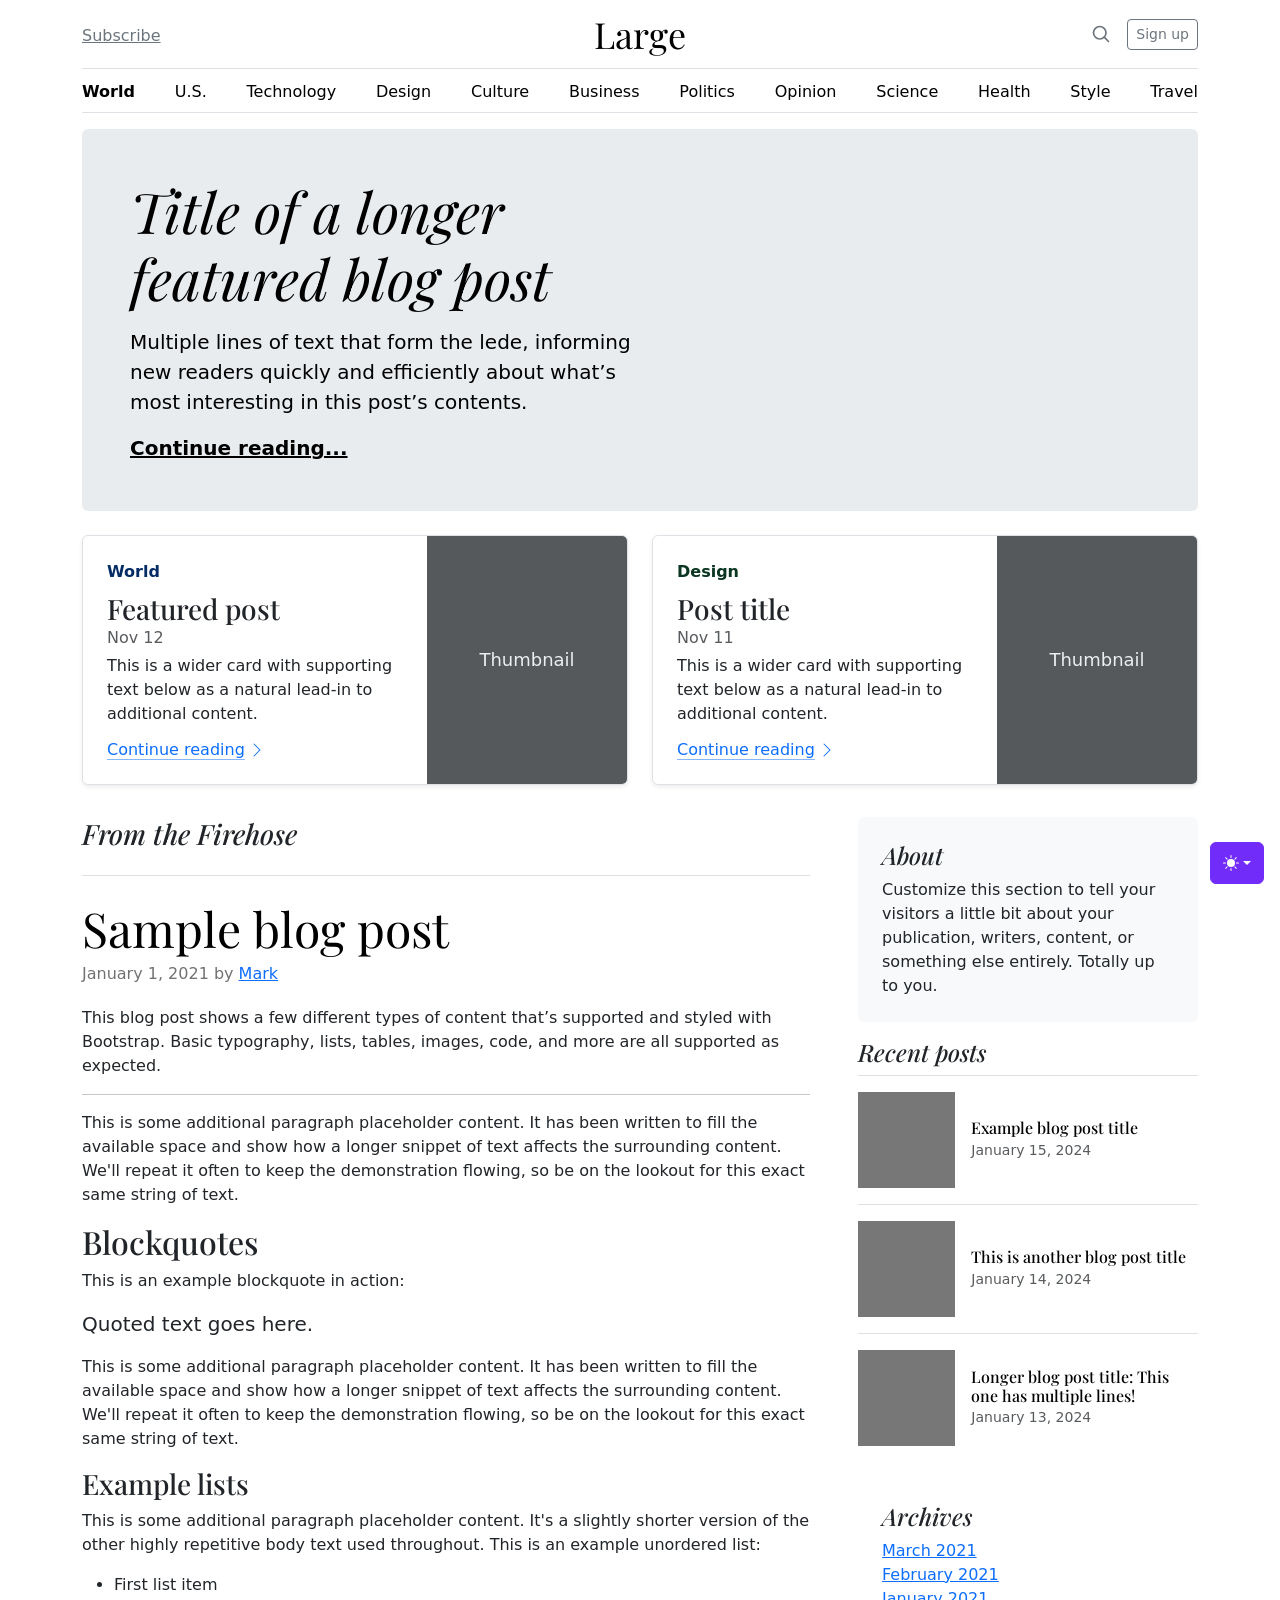
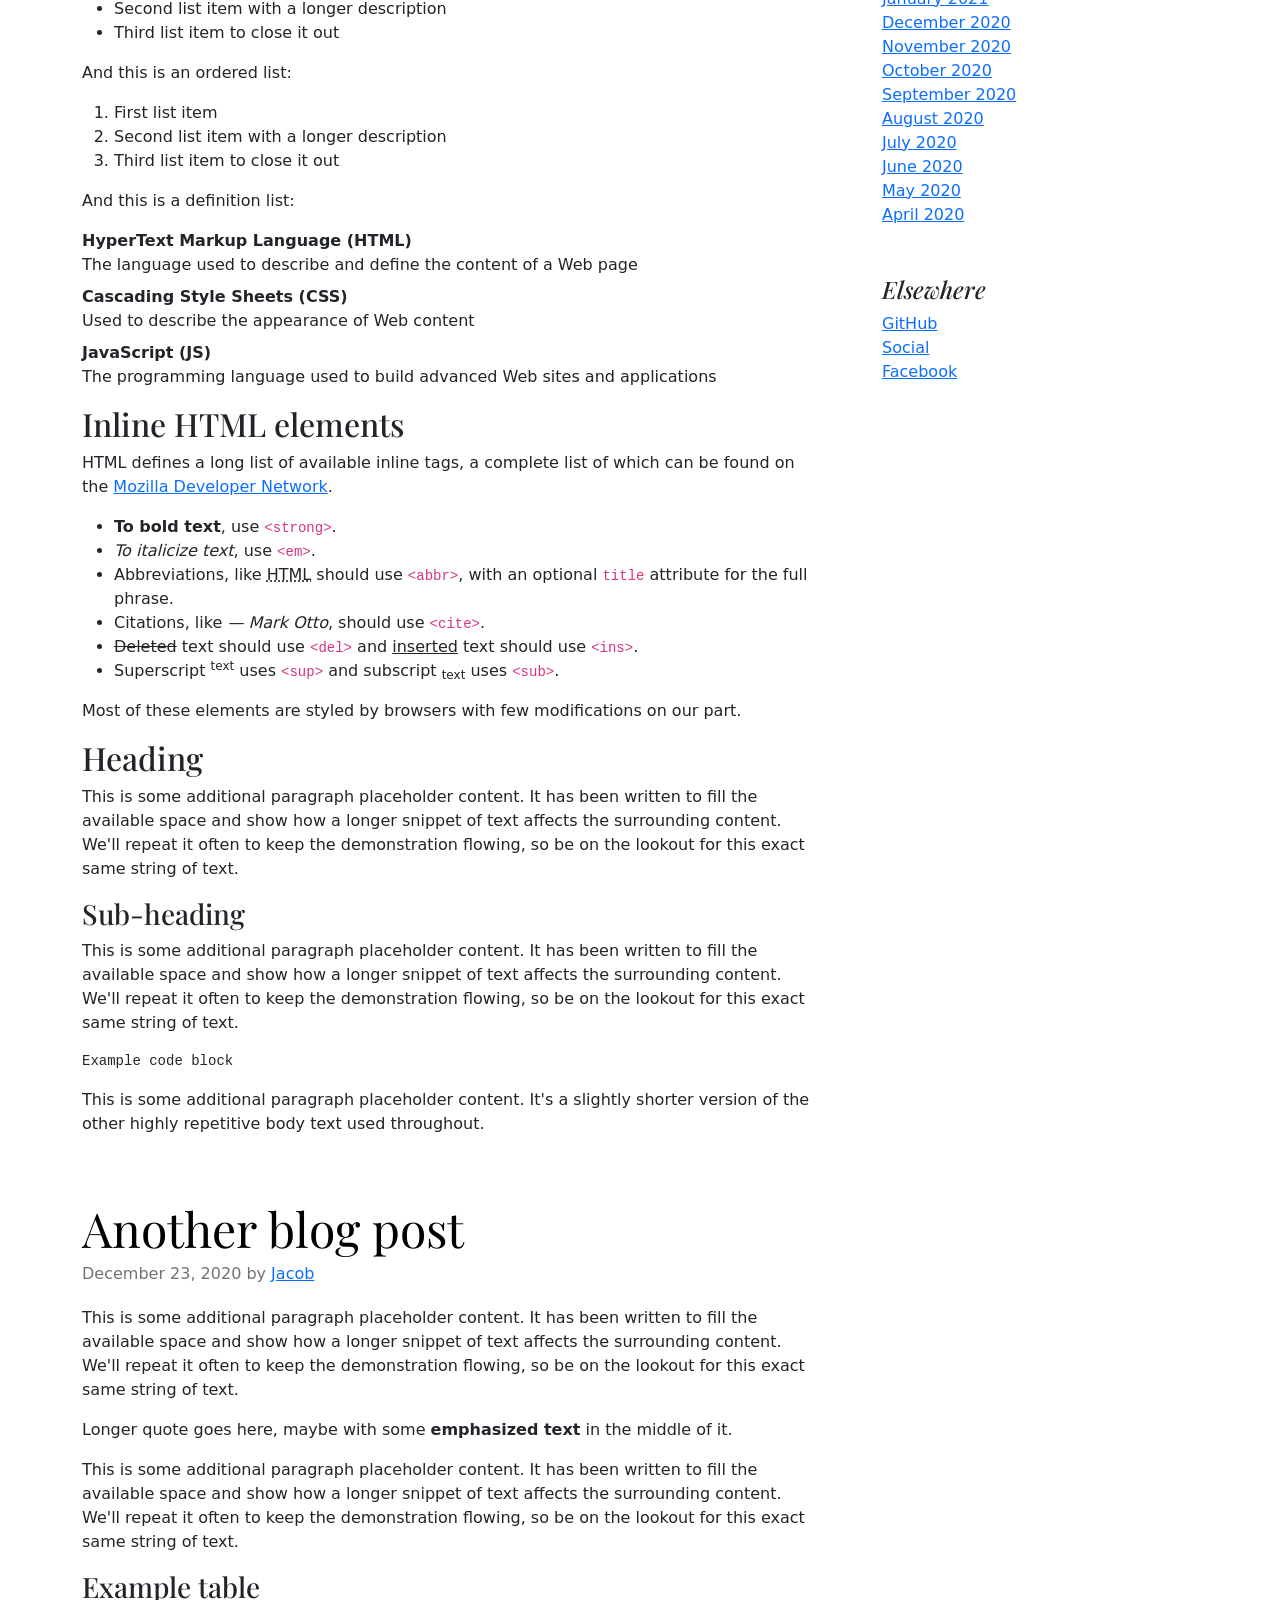
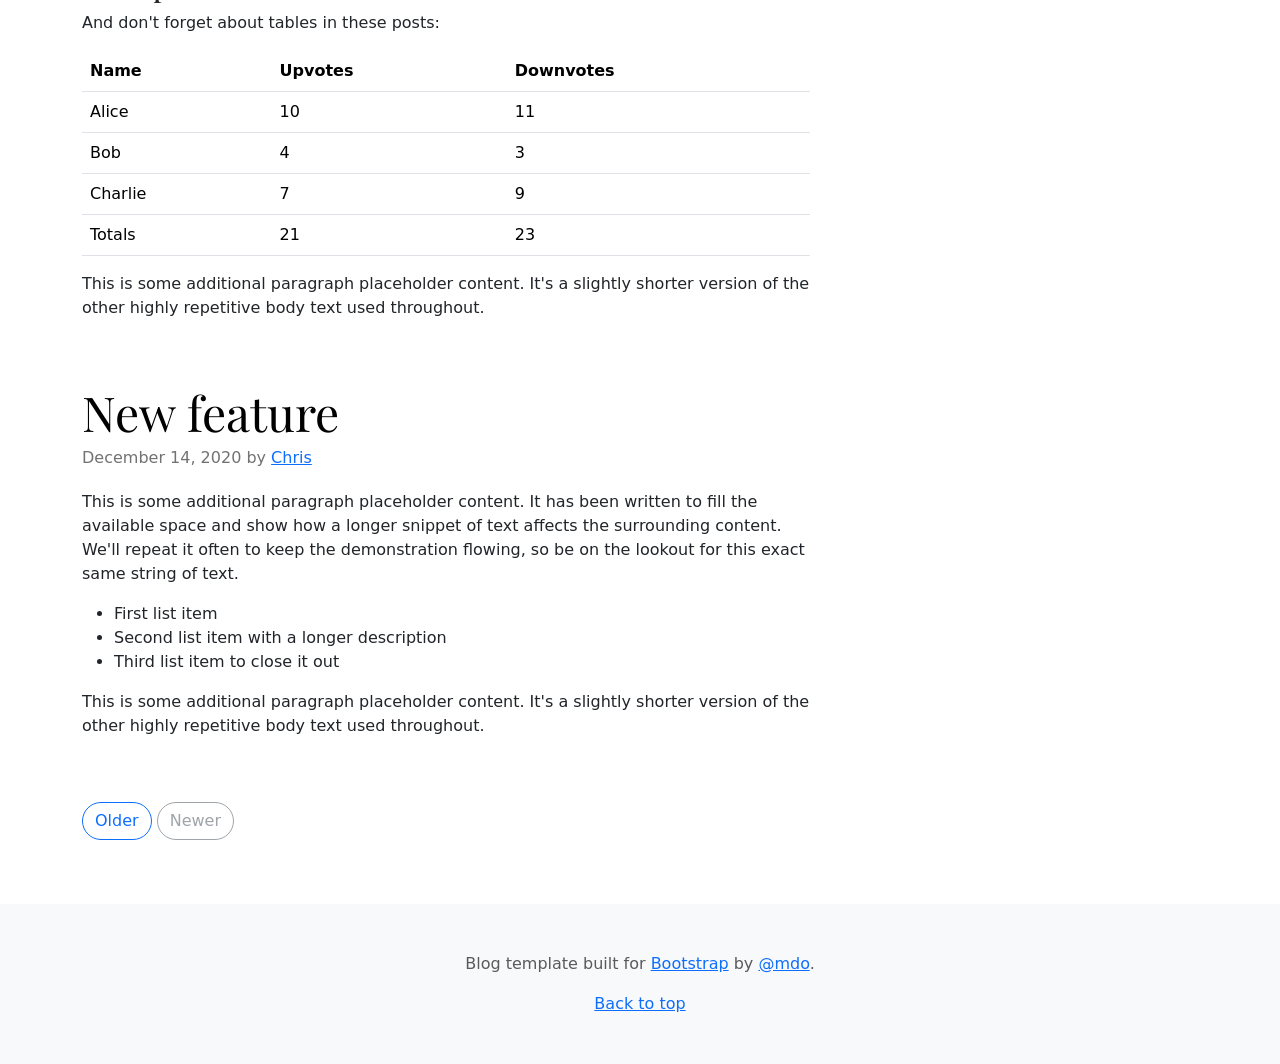
<file: Academy-Cinemas/bootstrap-5.3.8-examples/blog/index.html>
<!doctype html>
<html lang="en" data-bs-theme="auto">
  <head>
    <meta charset="utf-8" />
    <meta name="viewport" content="width=device-width, initial-scale=1" />
    <meta name="description" content="" />
    <meta
      name="author"
      content="Mark Otto, Jacob Thornton, and Bootstrap contributors"
    />
    <meta name="generator" content="Astro v5.13.2" />
    <title>Blog Template · Bootstrap v5.3</title>
    <link
      rel="canonical"
      href="https://getbootstrap.com/docs/5.3/examples/blog/"
    />
    <script src="../assets/js/color-modes.js"></script>
    <link href="../assets/dist/css/bootstrap.min.css" rel="stylesheet" />
    <meta name="theme-color" content="#712cf9" />
    <link
      href="https://fonts.googleapis.com/css?family=Playfair+Display:700,900&display=swap"
      rel="stylesheet"
    />
    <link href="blog.css" rel="stylesheet" />
    <style>
      .bd-placeholder-img {
        font-size: 1.125rem;
        text-anchor: middle;
        -webkit-user-select: none;
        -moz-user-select: none;
        user-select: none;
      }
      @media (min-width: 768px) {
        .bd-placeholder-img-lg {
          font-size: 3.5rem;
        }
      }
      .b-example-divider {
        width: 100%;
        height: 3rem;
        background-color: #0000001a;
        border: solid rgba(0, 0, 0, 0.15);
        border-width: 1px 0;
        box-shadow:
          inset 0 0.5em 1.5em #0000001a,
          inset 0 0.125em 0.5em #00000026;
      }
      .b-example-vr {
        flex-shrink: 0;
        width: 1.5rem;
        height: 100vh;
      }
      .bi {
        vertical-align: -0.125em;
        fill: currentColor;
      }
      .nav-scroller {
        position: relative;
        z-index: 2;
        height: 2.75rem;
        overflow-y: hidden;
      }
      .nav-scroller .nav {
        display: flex;
        flex-wrap: nowrap;
        padding-bottom: 1rem;
        margin-top: -1px;
        overflow-x: auto;
        text-align: center;
        white-space: nowrap;
        -webkit-overflow-scrolling: touch;
      }
      .btn-bd-primary {
        --bd-violet-bg: #712cf9;
        --bd-violet-rgb: 112.520718, 44.062154, 249.437846;
        --bs-btn-font-weight: 600;
        --bs-btn-color: var(--bs-white);
        --bs-btn-bg: var(--bd-violet-bg);
        --bs-btn-border-color: var(--bd-violet-bg);
        --bs-btn-hover-color: var(--bs-white);
        --bs-btn-hover-bg: #6528e0;
        --bs-btn-hover-border-color: #6528e0;
        --bs-btn-focus-shadow-rgb: var(--bd-violet-rgb);
        --bs-btn-active-color: var(--bs-btn-hover-color);
        --bs-btn-active-bg: #5a23c8;
        --bs-btn-active-border-color: #5a23c8;
      }
      .bd-mode-toggle {
        z-index: 1500;
      }
      .bd-mode-toggle .bi {
        width: 1em;
        height: 1em;
      }
      .bd-mode-toggle .dropdown-menu .active .bi {
        display: block !important;
      }
    </style>
  </head>
  <body>
    <svg xmlns="http://www.w3.org/2000/svg" class="d-none">
      <symbol id="check2" viewBox="0 0 16 16">
        <path
          d="M13.854 3.646a.5.5 0 0 1 0 .708l-7 7a.5.5 0 0 1-.708 0l-3.5-3.5a.5.5 0 1 1 .708-.708L6.5 10.293l6.646-6.647a.5.5 0 0 1 .708 0z"
        ></path>
      </symbol>
      <symbol id="circle-half" viewBox="0 0 16 16">
        <path
          d="M8 15A7 7 0 1 0 8 1v14zm0 1A8 8 0 1 1 8 0a8 8 0 0 1 0 16z"
        ></path>
      </symbol>
      <symbol id="moon-stars-fill" viewBox="0 0 16 16">
        <path
          d="M6 .278a.768.768 0 0 1 .08.858 7.208 7.208 0 0 0-.878 3.46c0 4.021 3.278 7.277 7.318 7.277.527 0 1.04-.055 1.533-.16a.787.787 0 0 1 .81.316.733.733 0 0 1-.031.893A8.349 8.349 0 0 1 8.344 16C3.734 16 0 12.286 0 7.71 0 4.266 2.114 1.312 5.124.06A.752.752 0 0 1 6 .278z"
        ></path>
        <path
          d="M10.794 3.148a.217.217 0 0 1 .412 0l.387 1.162c.173.518.579.924 1.097 1.097l1.162.387a.217.217 0 0 1 0 .412l-1.162.387a1.734 1.734 0 0 0-1.097 1.097l-.387 1.162a.217.217 0 0 1-.412 0l-.387-1.162A1.734 1.734 0 0 0 9.31 6.593l-1.162-.387a.217.217 0 0 1 0-.412l1.162-.387a1.734 1.734 0 0 0 1.097-1.097l.387-1.162zM13.863.099a.145.145 0 0 1 .274 0l.258.774c.115.346.386.617.732.732l.774.258a.145.145 0 0 1 0 .274l-.774.258a1.156 1.156 0 0 0-.732.732l-.258.774a.145.145 0 0 1-.274 0l-.258-.774a1.156 1.156 0 0 0-.732-.732l-.774-.258a.145.145 0 0 1 0-.274l.774-.258c.346-.115.617-.386.732-.732L13.863.1z"
        ></path>
      </symbol>
      <symbol id="sun-fill" viewBox="0 0 16 16">
        <path
          d="M8 12a4 4 0 1 0 0-8 4 4 0 0 0 0 8zM8 0a.5.5 0 0 1 .5.5v2a.5.5 0 0 1-1 0v-2A.5.5 0 0 1 8 0zm0 13a.5.5 0 0 1 .5.5v2a.5.5 0 0 1-1 0v-2A.5.5 0 0 1 8 13zm8-5a.5.5 0 0 1-.5.5h-2a.5.5 0 0 1 0-1h2a.5.5 0 0 1 .5.5zM3 8a.5.5 0 0 1-.5.5h-2a.5.5 0 0 1 0-1h2A.5.5 0 0 1 3 8zm10.657-5.657a.5.5 0 0 1 0 .707l-1.414 1.415a.5.5 0 1 1-.707-.708l1.414-1.414a.5.5 0 0 1 .707 0zm-9.193 9.193a.5.5 0 0 1 0 .707L3.05 13.657a.5.5 0 0 1-.707-.707l1.414-1.414a.5.5 0 0 1 .707 0zm9.193 2.121a.5.5 0 0 1-.707 0l-1.414-1.414a.5.5 0 0 1 .707-.707l1.414 1.414a.5.5 0 0 1 0 .707zM4.464 4.465a.5.5 0 0 1-.707 0L2.343 3.05a.5.5 0 1 1 .707-.707l1.414 1.414a.5.5 0 0 1 0 .708z"
        ></path>
      </symbol>
    </svg>
    <div
      class="dropdown position-fixed bottom-0 end-0 mb-3 me-3 bd-mode-toggle"
    >
      <button
        class="btn btn-bd-primary py-2 dropdown-toggle d-flex align-items-center"
        id="bd-theme"
        type="button"
        aria-expanded="false"
        data-bs-toggle="dropdown"
        aria-label="Toggle theme (auto)"
      >
        <svg class="bi my-1 theme-icon-active" aria-hidden="true">
          <use href="#circle-half"></use>
        </svg>
        <span class="visually-hidden" id="bd-theme-text">Toggle theme</span>
      </button>
      <ul
        class="dropdown-menu dropdown-menu-end shadow"
        aria-labelledby="bd-theme-text"
      >
        <li>
          <button
            type="button"
            class="dropdown-item d-flex align-items-center"
            data-bs-theme-value="light"
            aria-pressed="false"
          >
            <svg class="bi me-2 opacity-50" aria-hidden="true">
              <use href="#sun-fill"></use>
            </svg>
            Light
            <svg class="bi ms-auto d-none" aria-hidden="true">
              <use href="#check2"></use>
            </svg>
          </button>
        </li>
        <li>
          <button
            type="button"
            class="dropdown-item d-flex align-items-center"
            data-bs-theme-value="dark"
            aria-pressed="false"
          >
            <svg class="bi me-2 opacity-50" aria-hidden="true">
              <use href="#moon-stars-fill"></use>
            </svg>
            Dark
            <svg class="bi ms-auto d-none" aria-hidden="true">
              <use href="#check2"></use>
            </svg>
          </button>
        </li>
        <li>
          <button
            type="button"
            class="dropdown-item d-flex align-items-center active"
            data-bs-theme-value="auto"
            aria-pressed="true"
          >
            <svg class="bi me-2 opacity-50" aria-hidden="true">
              <use href="#circle-half"></use>
            </svg>
            Auto
            <svg class="bi ms-auto d-none" aria-hidden="true">
              <use href="#check2"></use>
            </svg>
          </button>
        </li>
      </ul>
    </div>
    <svg xmlns="http://www.w3.org/2000/svg" class="d-none">
      <symbol
        id="aperture"
        fill="none"
        stroke="currentColor"
        stroke-linecap="round"
        stroke-linejoin="round"
        stroke-width="2"
        viewBox="0 0 24 24"
      >
        <circle cx="12" cy="12" r="10"></circle>
        <path
          d="M14.31 8l5.74 9.94M9.69 8h11.48M7.38 12l5.74-9.94M9.69 16L3.95 6.06M14.31 16H2.83m13.79-4l-5.74 9.94"
        ></path>
      </symbol>
      <symbol id="cart" viewBox="0 0 16 16">
        <path
          d="M0 1.5A.5.5 0 0 1 .5 1H2a.5.5 0 0 1 .485.379L2.89 3H14.5a.5.5 0 0 1 .49.598l-1 5a.5.5 0 0 1-.465.401l-9.397.472L4.415 11H13a.5.5 0 0 1 0 1H4a.5.5 0 0 1-.491-.408L2.01 3.607 1.61 2H.5a.5.5 0 0 1-.5-.5zM3.102 4l.84 4.479 9.144-.459L13.89 4H3.102zM5 12a2 2 0 1 0 0 4 2 2 0 0 0 0-4zm7 0a2 2 0 1 0 0 4 2 2 0 0 0 0-4zm-7 1a1 1 0 1 1 0 2 1 1 0 0 1 0-2zm7 0a1 1 0 1 1 0 2 1 1 0 0 1 0-2z"
        ></path>
      </symbol>
      <symbol id="chevron-right" viewBox="0 0 16 16">
        <path
          fill-rule="evenodd"
          d="M4.646 1.646a.5.5 0 0 1 .708 0l6 6a.5.5 0 0 1 0 .708l-6 6a.5.5 0 0 1-.708-.708L10.293 8 4.646 2.354a.5.5 0 0 1 0-.708z"
        ></path>
      </symbol>
    </svg>
    <div class="container">
      <header class="border-bottom lh-1 py-3">
        <div class="row flex-nowrap justify-content-between align-items-center">
          <div class="col-4 pt-1">
            <a class="link-secondary" href="#">Subscribe</a>
          </div>
          <div class="col-4 text-center">
            <a
              class="blog-header-logo text-body-emphasis text-decoration-none"
              href="#"
              >Large</a
            >
          </div>
          <div class="col-4 d-flex justify-content-end align-items-center">
            <a class="link-secondary" href="#" aria-label="Search">
              <svg
                xmlns="http://www.w3.org/2000/svg"
                width="20"
                height="20"
                fill="none"
                stroke="currentColor"
                stroke-linecap="round"
                stroke-linejoin="round"
                stroke-width="2"
                class="mx-3"
                role="img"
                viewBox="0 0 24 24"
              >
                <title>Search</title>
                <circle cx="10.5" cy="10.5" r="7.5"></circle>
                <path d="M21 21l-5.2-5.2"></path>
              </svg>
            </a>
            <a class="btn btn-sm btn-outline-secondary" href="#">Sign up</a>
          </div>
        </div>
      </header>
      <div class="nav-scroller py-1 mb-3 border-bottom">
        <nav class="nav nav-underline justify-content-between">
          <a class="nav-item nav-link link-body-emphasis active" href="#"
            >World</a
          >
          <a class="nav-item nav-link link-body-emphasis" href="#">U.S.</a>
          <a class="nav-item nav-link link-body-emphasis" href="#"
            >Technology</a
          >
          <a class="nav-item nav-link link-body-emphasis" href="#">Design</a>
          <a class="nav-item nav-link link-body-emphasis" href="#">Culture</a>
          <a class="nav-item nav-link link-body-emphasis" href="#">Business</a>
          <a class="nav-item nav-link link-body-emphasis" href="#">Politics</a>
          <a class="nav-item nav-link link-body-emphasis" href="#">Opinion</a>
          <a class="nav-item nav-link link-body-emphasis" href="#">Science</a>
          <a class="nav-item nav-link link-body-emphasis" href="#">Health</a>
          <a class="nav-item nav-link link-body-emphasis" href="#">Style</a>
          <a class="nav-item nav-link link-body-emphasis" href="#">Travel</a>
        </nav>
      </div>
    </div>
    <main class="container">
      <div class="p-4 p-md-5 mb-4 rounded text-body-emphasis bg-body-secondary">
        <div class="col-lg-6 px-0">
          <h1 class="display-4 fst-italic">
            Title of a longer featured blog post
          </h1>
          <p class="lead my-3">
            Multiple lines of text that form the lede, informing new readers
            quickly and efficiently about what’s most interesting in this post’s
            contents.
          </p>
          <p class="lead mb-0">
            <a href="#" class="text-body-emphasis fw-bold"
              >Continue reading...</a
            >
          </p>
        </div>
      </div>
      <div class="row mb-2">
        <div class="col-md-6">
          <div
            class="row g-0 border rounded overflow-hidden flex-md-row mb-4 shadow-sm h-md-250 position-relative"
          >
            <div class="col p-4 d-flex flex-column position-static">
              <strong class="d-inline-block mb-2 text-primary-emphasis"
                >World</strong
              >
              <h3 class="mb-0">Featured post</h3>
              <div class="mb-1 text-body-secondary">Nov 12</div>
              <p class="card-text mb-auto">
                This is a wider card with supporting text below as a natural
                lead-in to additional content.
              </p>
              <a
                href="#"
                class="icon-link gap-1 icon-link-hover stretched-link"
              >
                Continue reading
                <svg class="bi" aria-hidden="true">
                  <use xlink:href="#chevron-right"></use>
                </svg>
              </a>
            </div>
            <div class="col-auto d-none d-lg-block">
              <svg
                aria-label="Placeholder: Thumbnail"
                class="bd-placeholder-img"
                height="250"
                preserveAspectRatio="xMidYMid slice"
                role="img"
                width="200"
                xmlns="http://www.w3.org/2000/svg"
              >
                <title>Placeholder</title>
                <rect width="100%" height="100%" fill="#55595c"></rect>
                <text x="50%" y="50%" fill="#eceeef" dy=".3em">Thumbnail</text>
              </svg>
            </div>
          </div>
        </div>
        <div class="col-md-6">
          <div
            class="row g-0 border rounded overflow-hidden flex-md-row mb-4 shadow-sm h-md-250 position-relative"
          >
            <div class="col p-4 d-flex flex-column position-static">
              <strong class="d-inline-block mb-2 text-success-emphasis"
                >Design</strong
              >
              <h3 class="mb-0">Post title</h3>
              <div class="mb-1 text-body-secondary">Nov 11</div>
              <p class="mb-auto">
                This is a wider card with supporting text below as a natural
                lead-in to additional content.
              </p>
              <a
                href="#"
                class="icon-link gap-1 icon-link-hover stretched-link"
              >
                Continue reading
                <svg class="bi" aria-hidden="true">
                  <use xlink:href="#chevron-right"></use>
                </svg>
              </a>
            </div>
            <div class="col-auto d-none d-lg-block">
              <svg
                aria-label="Placeholder: Thumbnail"
                class="bd-placeholder-img"
                height="250"
                preserveAspectRatio="xMidYMid slice"
                role="img"
                width="200"
                xmlns="http://www.w3.org/2000/svg"
              >
                <title>Placeholder</title>
                <rect width="100%" height="100%" fill="#55595c"></rect>
                <text x="50%" y="50%" fill="#eceeef" dy=".3em">Thumbnail</text>
              </svg>
            </div>
          </div>
        </div>
      </div>
      <div class="row g-5">
        <div class="col-md-8">
          <h3 class="pb-4 mb-4 fst-italic border-bottom">From the Firehose</h3>
          <article class="blog-post">
            <h2 class="display-5 link-body-emphasis mb-1">Sample blog post</h2>
            <p class="blog-post-meta">
              January 1, 2021 by <a href="#">Mark</a>
            </p>
            <p>
              This blog post shows a few different types of content that’s
              supported and styled with Bootstrap. Basic typography, lists,
              tables, images, code, and more are all supported as expected.
            </p>
            <hr />
            <p>
              This is some additional paragraph placeholder content. It has been
              written to fill the available space and show how a longer snippet
              of text affects the surrounding content. We'll repeat it often to
              keep the demonstration flowing, so be on the lookout for this
              exact same string of text.
            </p>
            <h2>Blockquotes</h2>
            <p>This is an example blockquote in action:</p>
            <blockquote class="blockquote">
              <p>Quoted text goes here.</p>
            </blockquote>
            <p>
              This is some additional paragraph placeholder content. It has been
              written to fill the available space and show how a longer snippet
              of text affects the surrounding content. We'll repeat it often to
              keep the demonstration flowing, so be on the lookout for this
              exact same string of text.
            </p>
            <h3>Example lists</h3>
            <p>
              This is some additional paragraph placeholder content. It's a
              slightly shorter version of the other highly repetitive body text
              used throughout. This is an example unordered list:
            </p>
            <ul>
              <li>First list item</li>
              <li>Second list item with a longer description</li>
              <li>Third list item to close it out</li>
            </ul>
            <p>And this is an ordered list:</p>
            <ol>
              <li>First list item</li>
              <li>Second list item with a longer description</li>
              <li>Third list item to close it out</li>
            </ol>
            <p>And this is a definition list:</p>
            <dl>
              <dt>HyperText Markup Language (HTML)</dt>
              <dd>
                The language used to describe and define the content of a Web
                page
              </dd>
              <dt>Cascading Style Sheets (CSS)</dt>
              <dd>Used to describe the appearance of Web content</dd>
              <dt>JavaScript (JS)</dt>
              <dd>
                The programming language used to build advanced Web sites and
                applications
              </dd>
            </dl>
            <h2>Inline HTML elements</h2>
            <p>
              HTML defines a long list of available inline tags, a complete list
              of which can be found on the
              <a
                href="https://developer.mozilla.org/en-US/docs/Web/HTML/Element"
                >Mozilla Developer Network</a
              >.
            </p>
            <ul>
              <li>
                <strong>To bold text</strong>, use
                <code class="language-plaintext highlighter-rouge"
                  >&lt;strong&gt;</code
                >.
              </li>
              <li>
                <em>To italicize text</em>, use
                <code class="language-plaintext highlighter-rouge"
                  >&lt;em&gt;</code
                >.
              </li>
              <li>
                Abbreviations, like
                <abbr title="HyperText Markup Language">HTML</abbr> should use
                <code class="language-plaintext highlighter-rouge"
                  >&lt;abbr&gt;</code
                >, with an optional
                <code class="language-plaintext highlighter-rouge">title</code>
                attribute for the full phrase.
              </li>
              <li>
                Citations, like <cite>— Mark Otto</cite>, should use
                <code class="language-plaintext highlighter-rouge"
                  >&lt;cite&gt;</code
                >.
              </li>
              <li>
                <del>Deleted</del> text should use
                <code class="language-plaintext highlighter-rouge"
                  >&lt;del&gt;</code
                >
                and <ins>inserted</ins> text should use
                <code class="language-plaintext highlighter-rouge"
                  >&lt;ins&gt;</code
                >.
              </li>
              <li>
                Superscript <sup>text</sup> uses
                <code class="language-plaintext highlighter-rouge"
                  >&lt;sup&gt;</code
                >
                and subscript <sub>text</sub> uses
                <code class="language-plaintext highlighter-rouge"
                  >&lt;sub&gt;</code
                >.
              </li>
            </ul>
            <p>
              Most of these elements are styled by browsers with few
              modifications on our part.
            </p>
            <h2>Heading</h2>
            <p>
              This is some additional paragraph placeholder content. It has been
              written to fill the available space and show how a longer snippet
              of text affects the surrounding content. We'll repeat it often to
              keep the demonstration flowing, so be on the lookout for this
              exact same string of text.
            </p>
            <h3>Sub-heading</h3>
            <p>
              This is some additional paragraph placeholder content. It has been
              written to fill the available space and show how a longer snippet
              of text affects the surrounding content. We'll repeat it often to
              keep the demonstration flowing, so be on the lookout for this
              exact same string of text.
            </p>
            <pre><code>Example code block</code></pre>
            <p>
              This is some additional paragraph placeholder content. It's a
              slightly shorter version of the other highly repetitive body text
              used throughout.
            </p>
          </article>
          <article class="blog-post">
            <h2 class="display-5 link-body-emphasis mb-1">Another blog post</h2>
            <p class="blog-post-meta">
              December 23, 2020 by <a href="#">Jacob</a>
            </p>
            <p>
              This is some additional paragraph placeholder content. It has been
              written to fill the available space and show how a longer snippet
              of text affects the surrounding content. We'll repeat it often to
              keep the demonstration flowing, so be on the lookout for this
              exact same string of text.
            </p>
            <blockquote>
              <p>
                Longer quote goes here, maybe with some
                <strong>emphasized text</strong> in the middle of it.
              </p>
            </blockquote>
            <p>
              This is some additional paragraph placeholder content. It has been
              written to fill the available space and show how a longer snippet
              of text affects the surrounding content. We'll repeat it often to
              keep the demonstration flowing, so be on the lookout for this
              exact same string of text.
            </p>
            <h3>Example table</h3>
            <p>And don't forget about tables in these posts:</p>
            <table class="table">
              <thead>
                <tr>
                  <th>Name</th>
                  <th>Upvotes</th>
                  <th>Downvotes</th>
                </tr>
              </thead>
              <tbody>
                <tr>
                  <td>Alice</td>
                  <td>10</td>
                  <td>11</td>
                </tr>
                <tr>
                  <td>Bob</td>
                  <td>4</td>
                  <td>3</td>
                </tr>
                <tr>
                  <td>Charlie</td>
                  <td>7</td>
                  <td>9</td>
                </tr>
              </tbody>
              <tfoot>
                <tr>
                  <td>Totals</td>
                  <td>21</td>
                  <td>23</td>
                </tr>
              </tfoot>
            </table>
            <p>
              This is some additional paragraph placeholder content. It's a
              slightly shorter version of the other highly repetitive body text
              used throughout.
            </p>
          </article>
          <article class="blog-post">
            <h2 class="display-5 link-body-emphasis mb-1">New feature</h2>
            <p class="blog-post-meta">
              December 14, 2020 by <a href="#">Chris</a>
            </p>
            <p>
              This is some additional paragraph placeholder content. It has been
              written to fill the available space and show how a longer snippet
              of text affects the surrounding content. We'll repeat it often to
              keep the demonstration flowing, so be on the lookout for this
              exact same string of text.
            </p>
            <ul>
              <li>First list item</li>
              <li>Second list item with a longer description</li>
              <li>Third list item to close it out</li>
            </ul>
            <p>
              This is some additional paragraph placeholder content. It's a
              slightly shorter version of the other highly repetitive body text
              used throughout.
            </p>
          </article>
          <nav class="blog-pagination" aria-label="Pagination">
            <a class="btn btn-outline-primary rounded-pill" href="#">Older</a>
            <a
              class="btn btn-outline-secondary rounded-pill disabled"
              aria-disabled="true"
              >Newer</a
            >
          </nav>
        </div>
        <div class="col-md-4">
          <div class="position-sticky" style="top: 2rem">
            <div class="p-4 mb-3 bg-body-tertiary rounded">
              <h4 class="fst-italic">About</h4>
              <p class="mb-0">
                Customize this section to tell your visitors a little bit about
                your publication, writers, content, or something else entirely.
                Totally up to you.
              </p>
            </div>
            <div>
              <h4 class="fst-italic">Recent posts</h4>
              <ul class="list-unstyled">
                <li>
                  <a
                    class="d-flex flex-column flex-lg-row gap-3 align-items-start align-items-lg-center py-3 link-body-emphasis text-decoration-none border-top"
                    href="#"
                  >
                    <svg
                      aria-hidden="true"
                      class="bd-placeholder-img"
                      height="96"
                      preserveAspectRatio="xMidYMid slice"
                      width="100%"
                      xmlns="http://www.w3.org/2000/svg"
                    >
                      <rect width="100%" height="100%" fill="#777"></rect>
                    </svg>
                    <div class="col-lg-8">
                      <h6 class="mb-0">Example blog post title</h6>
                      <small class="text-body-secondary"
                        >January 15, 2024</small
                      >
                    </div>
                  </a>
                </li>
                <li>
                  <a
                    class="d-flex flex-column flex-lg-row gap-3 align-items-start align-items-lg-center py-3 link-body-emphasis text-decoration-none border-top"
                    href="#"
                  >
                    <svg
                      aria-hidden="true"
                      class="bd-placeholder-img"
                      height="96"
                      preserveAspectRatio="xMidYMid slice"
                      width="100%"
                      xmlns="http://www.w3.org/2000/svg"
                    >
                      <rect width="100%" height="100%" fill="#777"></rect>
                    </svg>
                    <div class="col-lg-8">
                      <h6 class="mb-0">This is another blog post title</h6>
                      <small class="text-body-secondary"
                        >January 14, 2024</small
                      >
                    </div>
                  </a>
                </li>
                <li>
                  <a
                    class="d-flex flex-column flex-lg-row gap-3 align-items-start align-items-lg-center py-3 link-body-emphasis text-decoration-none border-top"
                    href="#"
                  >
                    <svg
                      aria-hidden="true"
                      class="bd-placeholder-img"
                      height="96"
                      preserveAspectRatio="xMidYMid slice"
                      width="100%"
                      xmlns="http://www.w3.org/2000/svg"
                    >
                      <rect width="100%" height="100%" fill="#777"></rect>
                    </svg>
                    <div class="col-lg-8">
                      <h6 class="mb-0">
                        Longer blog post title: This one has multiple lines!
                      </h6>
                      <small class="text-body-secondary"
                        >January 13, 2024</small
                      >
                    </div>
                  </a>
                </li>
              </ul>
            </div>
            <div class="p-4">
              <h4 class="fst-italic">Archives</h4>
              <ol class="list-unstyled mb-0">
                <li><a href="#">March 2021</a></li>
                <li><a href="#">February 2021</a></li>
                <li><a href="#">January 2021</a></li>
                <li><a href="#">December 2020</a></li>
                <li><a href="#">November 2020</a></li>
                <li><a href="#">October 2020</a></li>
                <li><a href="#">September 2020</a></li>
                <li><a href="#">August 2020</a></li>
                <li><a href="#">July 2020</a></li>
                <li><a href="#">June 2020</a></li>
                <li><a href="#">May 2020</a></li>
                <li><a href="#">April 2020</a></li>
              </ol>
            </div>
            <div class="p-4">
              <h4 class="fst-italic">Elsewhere</h4>
              <ol class="list-unstyled">
                <li><a href="#">GitHub</a></li>
                <li><a href="#">Social</a></li>
                <li><a href="#">Facebook</a></li>
              </ol>
            </div>
          </div>
        </div>
      </div>
    </main>
    <footer class="py-5 text-center text-body-secondary bg-body-tertiary">
      <p>
        Blog template built for
        <a href="https://getbootstrap.com/">Bootstrap</a> by
        <a href="https://x.com/mdo">@mdo</a>.
      </p>
      <p class="mb-0"><a href="#">Back to top</a></p>
    </footer>
    <script
      src="../assets/dist/js/bootstrap.bundle.min.js"
      class="astro-vvvwv3sm"
    ></script>
  </body>
</html>
</file>
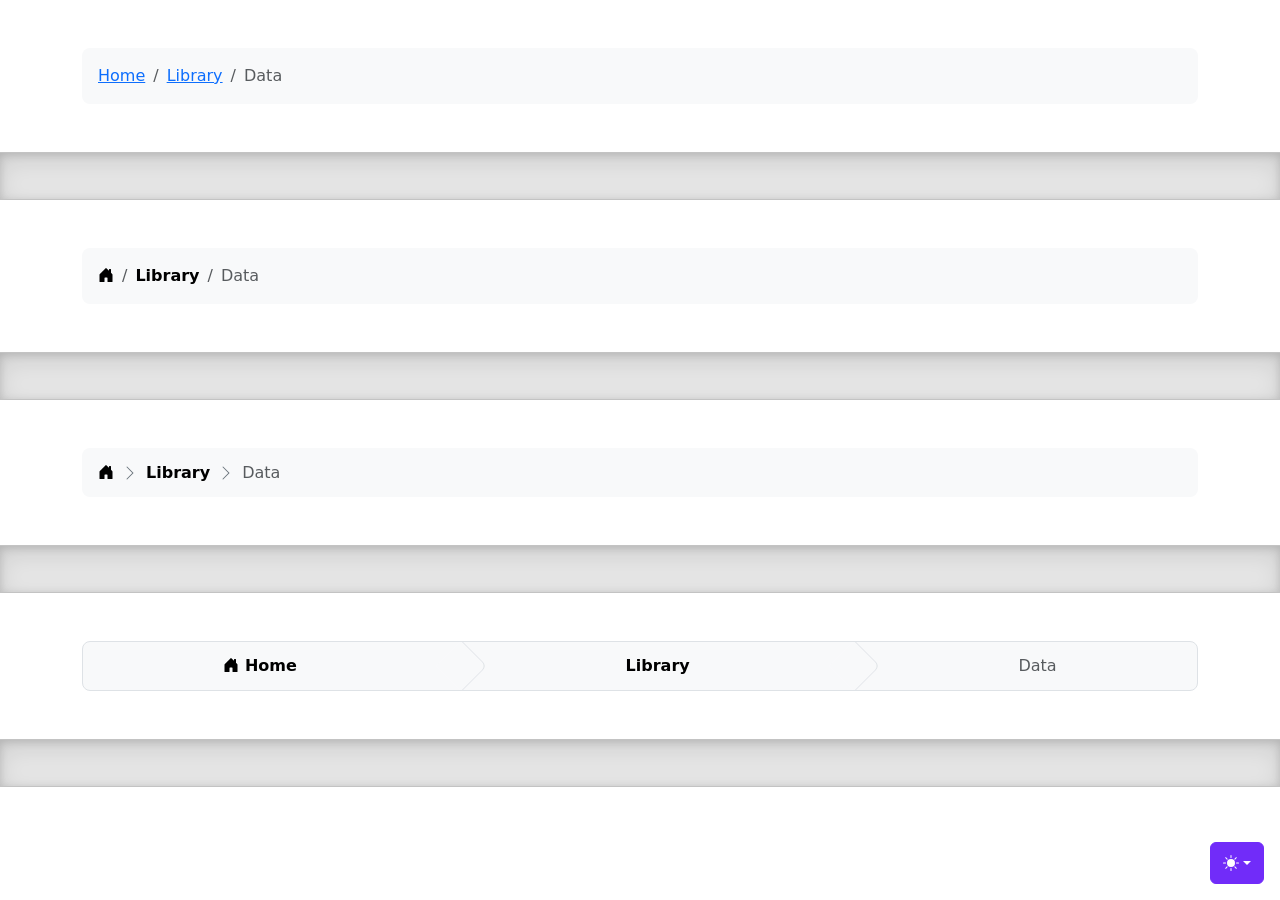
<file: Academy-Cinemas/bootstrap-5.3.8-examples/breadcrumbs/index.html>
<!doctype html>
<html lang="en" data-bs-theme="auto">
  <head>
    <meta charset="utf-8" />
    <meta name="viewport" content="width=device-width, initial-scale=1" />
    <meta name="description" content="" />
    <meta
      name="author"
      content="Mark Otto, Jacob Thornton, and Bootstrap contributors"
    />
    <meta name="generator" content="Astro v5.13.2" />
    <title>Breadcrumbs · Bootstrap v5.3</title>
    <link
      rel="canonical"
      href="https://getbootstrap.com/docs/5.3/examples/breadcrumbs/"
    />
    <script src="../assets/js/color-modes.js"></script>
    <link href="../assets/dist/css/bootstrap.min.css" rel="stylesheet" />
    <meta name="theme-color" content="#712cf9" />
    <link href="breadcrumbs.css" rel="stylesheet" />
    <style>
      .bd-placeholder-img {
        font-size: 1.125rem;
        text-anchor: middle;
        -webkit-user-select: none;
        -moz-user-select: none;
        user-select: none;
      }
      @media (min-width: 768px) {
        .bd-placeholder-img-lg {
          font-size: 3.5rem;
        }
      }
      .b-example-divider {
        width: 100%;
        height: 3rem;
        background-color: #0000001a;
        border: solid rgba(0, 0, 0, 0.15);
        border-width: 1px 0;
        box-shadow:
          inset 0 0.5em 1.5em #0000001a,
          inset 0 0.125em 0.5em #00000026;
      }
      .b-example-vr {
        flex-shrink: 0;
        width: 1.5rem;
        height: 100vh;
      }
      .bi {
        vertical-align: -0.125em;
        fill: currentColor;
      }
      .nav-scroller {
        position: relative;
        z-index: 2;
        height: 2.75rem;
        overflow-y: hidden;
      }
      .nav-scroller .nav {
        display: flex;
        flex-wrap: nowrap;
        padding-bottom: 1rem;
        margin-top: -1px;
        overflow-x: auto;
        text-align: center;
        white-space: nowrap;
        -webkit-overflow-scrolling: touch;
      }
      .btn-bd-primary {
        --bd-violet-bg: #712cf9;
        --bd-violet-rgb: 112.520718, 44.062154, 249.437846;
        --bs-btn-font-weight: 600;
        --bs-btn-color: var(--bs-white);
        --bs-btn-bg: var(--bd-violet-bg);
        --bs-btn-border-color: var(--bd-violet-bg);
        --bs-btn-hover-color: var(--bs-white);
        --bs-btn-hover-bg: #6528e0;
        --bs-btn-hover-border-color: #6528e0;
        --bs-btn-focus-shadow-rgb: var(--bd-violet-rgb);
        --bs-btn-active-color: var(--bs-btn-hover-color);
        --bs-btn-active-bg: #5a23c8;
        --bs-btn-active-border-color: #5a23c8;
      }
      .bd-mode-toggle {
        z-index: 1500;
      }
      .bd-mode-toggle .bi {
        width: 1em;
        height: 1em;
      }
      .bd-mode-toggle .dropdown-menu .active .bi {
        display: block !important;
      }
    </style>
  </head>
  <body>
    <svg xmlns="http://www.w3.org/2000/svg" class="d-none">
      <symbol id="check2" viewBox="0 0 16 16">
        <path
          d="M13.854 3.646a.5.5 0 0 1 0 .708l-7 7a.5.5 0 0 1-.708 0l-3.5-3.5a.5.5 0 1 1 .708-.708L6.5 10.293l6.646-6.647a.5.5 0 0 1 .708 0z"
        ></path>
      </symbol>
      <symbol id="circle-half" viewBox="0 0 16 16">
        <path
          d="M8 15A7 7 0 1 0 8 1v14zm0 1A8 8 0 1 1 8 0a8 8 0 0 1 0 16z"
        ></path>
      </symbol>
      <symbol id="moon-stars-fill" viewBox="0 0 16 16">
        <path
          d="M6 .278a.768.768 0 0 1 .08.858 7.208 7.208 0 0 0-.878 3.46c0 4.021 3.278 7.277 7.318 7.277.527 0 1.04-.055 1.533-.16a.787.787 0 0 1 .81.316.733.733 0 0 1-.031.893A8.349 8.349 0 0 1 8.344 16C3.734 16 0 12.286 0 7.71 0 4.266 2.114 1.312 5.124.06A.752.752 0 0 1 6 .278z"
        ></path>
        <path
          d="M10.794 3.148a.217.217 0 0 1 .412 0l.387 1.162c.173.518.579.924 1.097 1.097l1.162.387a.217.217 0 0 1 0 .412l-1.162.387a1.734 1.734 0 0 0-1.097 1.097l-.387 1.162a.217.217 0 0 1-.412 0l-.387-1.162A1.734 1.734 0 0 0 9.31 6.593l-1.162-.387a.217.217 0 0 1 0-.412l1.162-.387a1.734 1.734 0 0 0 1.097-1.097l.387-1.162zM13.863.099a.145.145 0 0 1 .274 0l.258.774c.115.346.386.617.732.732l.774.258a.145.145 0 0 1 0 .274l-.774.258a1.156 1.156 0 0 0-.732.732l-.258.774a.145.145 0 0 1-.274 0l-.258-.774a1.156 1.156 0 0 0-.732-.732l-.774-.258a.145.145 0 0 1 0-.274l.774-.258c.346-.115.617-.386.732-.732L13.863.1z"
        ></path>
      </symbol>
      <symbol id="sun-fill" viewBox="0 0 16 16">
        <path
          d="M8 12a4 4 0 1 0 0-8 4 4 0 0 0 0 8zM8 0a.5.5 0 0 1 .5.5v2a.5.5 0 0 1-1 0v-2A.5.5 0 0 1 8 0zm0 13a.5.5 0 0 1 .5.5v2a.5.5 0 0 1-1 0v-2A.5.5 0 0 1 8 13zm8-5a.5.5 0 0 1-.5.5h-2a.5.5 0 0 1 0-1h2a.5.5 0 0 1 .5.5zM3 8a.5.5 0 0 1-.5.5h-2a.5.5 0 0 1 0-1h2A.5.5 0 0 1 3 8zm10.657-5.657a.5.5 0 0 1 0 .707l-1.414 1.415a.5.5 0 1 1-.707-.708l1.414-1.414a.5.5 0 0 1 .707 0zm-9.193 9.193a.5.5 0 0 1 0 .707L3.05 13.657a.5.5 0 0 1-.707-.707l1.414-1.414a.5.5 0 0 1 .707 0zm9.193 2.121a.5.5 0 0 1-.707 0l-1.414-1.414a.5.5 0 0 1 .707-.707l1.414 1.414a.5.5 0 0 1 0 .707zM4.464 4.465a.5.5 0 0 1-.707 0L2.343 3.05a.5.5 0 1 1 .707-.707l1.414 1.414a.5.5 0 0 1 0 .708z"
        ></path>
      </symbol>
    </svg>
    <div
      class="dropdown position-fixed bottom-0 end-0 mb-3 me-3 bd-mode-toggle"
    >
      <button
        class="btn btn-bd-primary py-2 dropdown-toggle d-flex align-items-center"
        id="bd-theme"
        type="button"
        aria-expanded="false"
        data-bs-toggle="dropdown"
        aria-label="Toggle theme (auto)"
      >
        <svg class="bi my-1 theme-icon-active" aria-hidden="true">
          <use href="#circle-half"></use>
        </svg>
        <span class="visually-hidden" id="bd-theme-text">Toggle theme</span>
      </button>
      <ul
        class="dropdown-menu dropdown-menu-end shadow"
        aria-labelledby="bd-theme-text"
      >
        <li>
          <button
            type="button"
            class="dropdown-item d-flex align-items-center"
            data-bs-theme-value="light"
            aria-pressed="false"
          >
            <svg class="bi me-2 opacity-50" aria-hidden="true">
              <use href="#sun-fill"></use>
            </svg>
            Light
            <svg class="bi ms-auto d-none" aria-hidden="true">
              <use href="#check2"></use>
            </svg>
          </button>
        </li>
        <li>
          <button
            type="button"
            class="dropdown-item d-flex align-items-center"
            data-bs-theme-value="dark"
            aria-pressed="false"
          >
            <svg class="bi me-2 opacity-50" aria-hidden="true">
              <use href="#moon-stars-fill"></use>
            </svg>
            Dark
            <svg class="bi ms-auto d-none" aria-hidden="true">
              <use href="#check2"></use>
            </svg>
          </button>
        </li>
        <li>
          <button
            type="button"
            class="dropdown-item d-flex align-items-center active"
            data-bs-theme-value="auto"
            aria-pressed="true"
          >
            <svg class="bi me-2 opacity-50" aria-hidden="true">
              <use href="#circle-half"></use>
            </svg>
            Auto
            <svg class="bi ms-auto d-none" aria-hidden="true">
              <use href="#check2"></use>
            </svg>
          </button>
        </li>
      </ul>
    </div>
    <svg xmlns="http://www.w3.org/2000/svg" class="d-none">
      <symbol id="house-door-fill" viewBox="0 0 16 16">
        <path
          d="M6.5 14.5v-3.505c0-.245.25-.495.5-.495h2c.25 0 .5.25.5.5v3.5a.5.5 0 0 0 .5.5h4a.5.5 0 0 0 .5-.5v-7a.5.5 0 0 0-.146-.354L13 5.793V2.5a.5.5 0 0 0-.5-.5h-1a.5.5 0 0 0-.5.5v1.293L8.354 1.146a.5.5 0 0 0-.708 0l-6 6A.5.5 0 0 0 1.5 7.5v7a.5.5 0 0 0 .5.5h4a.5.5 0 0 0 .5-.5z"
        ></path>
      </symbol>
    </svg>
    <div class="container my-5">
      <nav aria-label="breadcrumb">
        <ol class="breadcrumb p-3 bg-body-tertiary rounded-3">
          <li class="breadcrumb-item"><a href="#">Home</a></li>
          <li class="breadcrumb-item"><a href="#">Library</a></li>
          <li class="breadcrumb-item active" aria-current="page">Data</li>
        </ol>
      </nav>
    </div>
    <div class="b-example-divider"></div>
    <div class="container my-5">
      <nav aria-label="breadcrumb">
        <ol class="breadcrumb p-3 bg-body-tertiary rounded-3">
          <li class="breadcrumb-item">
            <a class="link-body-emphasis" href="#">
              <svg class="bi" width="16" height="16" aria-hidden="true">
                <use xlink:href="#house-door-fill"></use>
              </svg>
              <span class="visually-hidden">Home</span>
            </a>
          </li>
          <li class="breadcrumb-item">
            <a
              class="link-body-emphasis fw-semibold text-decoration-none"
              href="#"
              >Library</a
            >
          </li>
          <li class="breadcrumb-item active" aria-current="page">Data</li>
        </ol>
      </nav>
    </div>
    <div class="b-example-divider"></div>
    <div class="container my-5">
      <nav aria-label="breadcrumb">
        <ol
          class="breadcrumb breadcrumb-chevron p-3 bg-body-tertiary rounded-3"
        >
          <li class="breadcrumb-item">
            <a class="link-body-emphasis" href="#">
              <svg class="bi" width="16" height="16" aria-hidden="true">
                <use xlink:href="#house-door-fill"></use>
              </svg>
              <span class="visually-hidden">Home</span>
            </a>
          </li>
          <li class="breadcrumb-item">
            <a
              class="link-body-emphasis fw-semibold text-decoration-none"
              href="#"
              >Library</a
            >
          </li>
          <li class="breadcrumb-item active" aria-current="page">Data</li>
        </ol>
      </nav>
    </div>
    <div class="b-example-divider"></div>
    <div class="container my-5">
      <nav aria-label="breadcrumb">
        <ol
          class="breadcrumb breadcrumb-custom overflow-hidden text-center bg-body-tertiary border rounded-3"
        >
          <li class="breadcrumb-item">
            <a
              class="link-body-emphasis fw-semibold text-decoration-none"
              href="#"
            >
              <svg class="bi" width="16" height="16" aria-hidden="true">
                <use xlink:href="#house-door-fill"></use>
              </svg>
              Home
            </a>
          </li>
          <li class="breadcrumb-item">
            <a
              class="link-body-emphasis fw-semibold text-decoration-none"
              href="#"
              >Library</a
            >
          </li>
          <li class="breadcrumb-item active" aria-current="page">Data</li>
        </ol>
      </nav>
    </div>
    <div class="b-example-divider"></div>
    <script
      src="../assets/dist/js/bootstrap.bundle.min.js"
      class="astro-vvvwv3sm"
    ></script>
  </body>
</html>
</file>
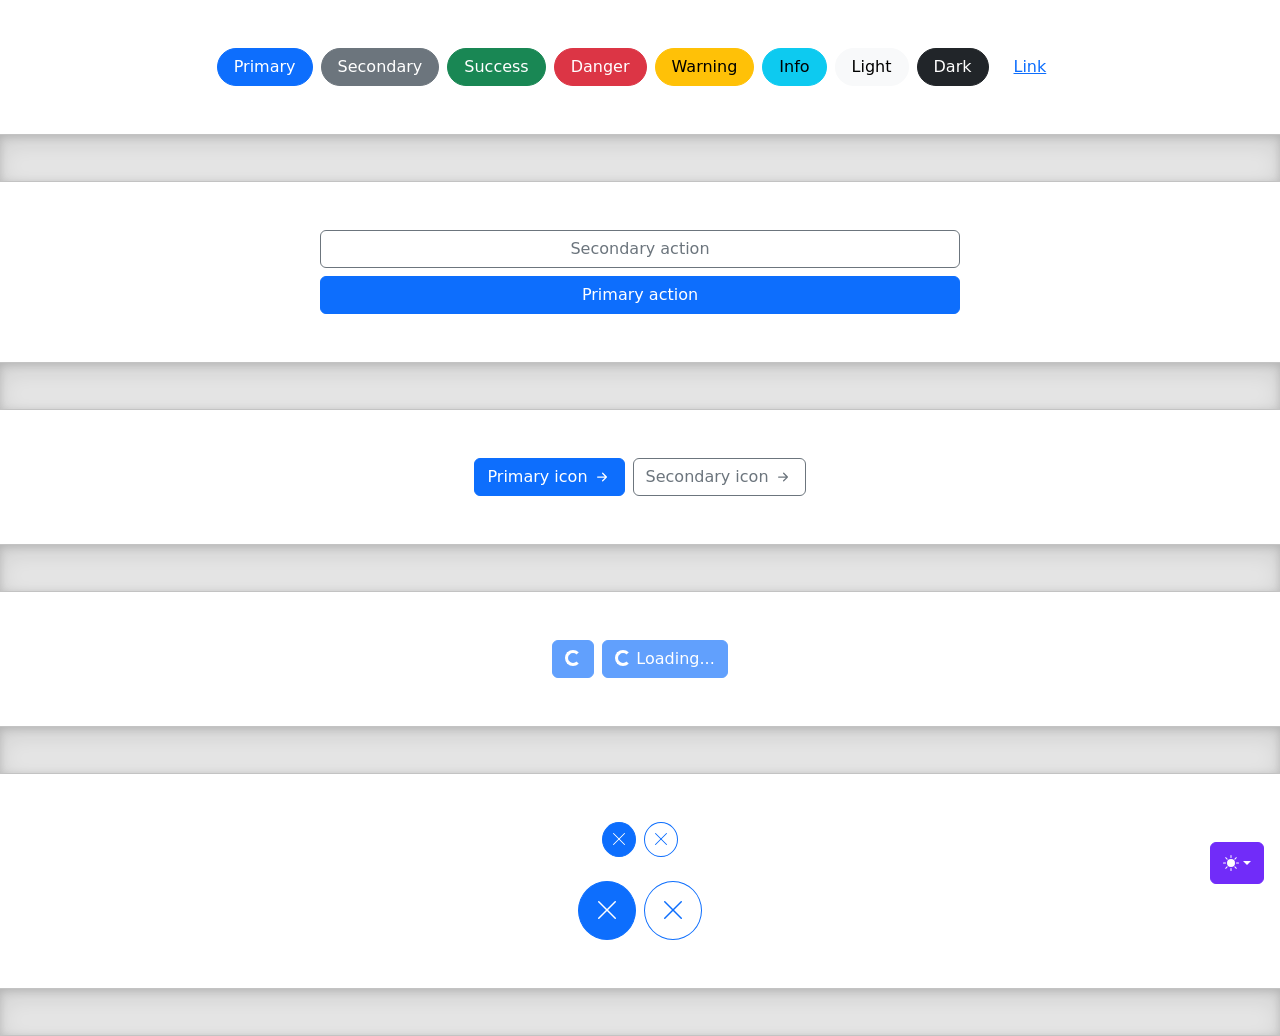
<file: Academy-Cinemas/bootstrap-5.3.8-examples/buttons/index.html>
<!doctype html>
<html lang="en" data-bs-theme="auto">
  <head>
    <meta charset="utf-8" />
    <meta name="viewport" content="width=device-width, initial-scale=1" />
    <meta name="description" content="" />
    <meta
      name="author"
      content="Mark Otto, Jacob Thornton, and Bootstrap contributors"
    />
    <meta name="generator" content="Astro v5.13.2" />
    <title>Buttons · Bootstrap v5.3</title>
    <link
      rel="canonical"
      href="https://getbootstrap.com/docs/5.3/examples/buttons/"
    />
    <script src="../assets/js/color-modes.js"></script>
    <link href="../assets/dist/css/bootstrap.min.css" rel="stylesheet" />
    <meta name="theme-color" content="#712cf9" />
    <style>
      .bd-placeholder-img {
        font-size: 1.125rem;
        text-anchor: middle;
        -webkit-user-select: none;
        -moz-user-select: none;
        user-select: none;
      }
      @media (min-width: 768px) {
        .bd-placeholder-img-lg {
          font-size: 3.5rem;
        }
      }
      .b-example-divider {
        width: 100%;
        height: 3rem;
        background-color: #0000001a;
        border: solid rgba(0, 0, 0, 0.15);
        border-width: 1px 0;
        box-shadow:
          inset 0 0.5em 1.5em #0000001a,
          inset 0 0.125em 0.5em #00000026;
      }
      .b-example-vr {
        flex-shrink: 0;
        width: 1.5rem;
        height: 100vh;
      }
      .bi {
        vertical-align: -0.125em;
        fill: currentColor;
      }
      .nav-scroller {
        position: relative;
        z-index: 2;
        height: 2.75rem;
        overflow-y: hidden;
      }
      .nav-scroller .nav {
        display: flex;
        flex-wrap: nowrap;
        padding-bottom: 1rem;
        margin-top: -1px;
        overflow-x: auto;
        text-align: center;
        white-space: nowrap;
        -webkit-overflow-scrolling: touch;
      }
      .btn-bd-primary {
        --bd-violet-bg: #712cf9;
        --bd-violet-rgb: 112.520718, 44.062154, 249.437846;
        --bs-btn-font-weight: 600;
        --bs-btn-color: var(--bs-white);
        --bs-btn-bg: var(--bd-violet-bg);
        --bs-btn-border-color: var(--bd-violet-bg);
        --bs-btn-hover-color: var(--bs-white);
        --bs-btn-hover-bg: #6528e0;
        --bs-btn-hover-border-color: #6528e0;
        --bs-btn-focus-shadow-rgb: var(--bd-violet-rgb);
        --bs-btn-active-color: var(--bs-btn-hover-color);
        --bs-btn-active-bg: #5a23c8;
        --bs-btn-active-border-color: #5a23c8;
      }
      .bd-mode-toggle {
        z-index: 1500;
      }
      .bd-mode-toggle .bi {
        width: 1em;
        height: 1em;
      }
      .bd-mode-toggle .dropdown-menu .active .bi {
        display: block !important;
      }
    </style>
  </head>
  <body>
    <svg xmlns="http://www.w3.org/2000/svg" class="d-none">
      <symbol id="check2" viewBox="0 0 16 16">
        <path
          d="M13.854 3.646a.5.5 0 0 1 0 .708l-7 7a.5.5 0 0 1-.708 0l-3.5-3.5a.5.5 0 1 1 .708-.708L6.5 10.293l6.646-6.647a.5.5 0 0 1 .708 0z"
        ></path>
      </symbol>
      <symbol id="circle-half" viewBox="0 0 16 16">
        <path
          d="M8 15A7 7 0 1 0 8 1v14zm0 1A8 8 0 1 1 8 0a8 8 0 0 1 0 16z"
        ></path>
      </symbol>
      <symbol id="moon-stars-fill" viewBox="0 0 16 16">
        <path
          d="M6 .278a.768.768 0 0 1 .08.858 7.208 7.208 0 0 0-.878 3.46c0 4.021 3.278 7.277 7.318 7.277.527 0 1.04-.055 1.533-.16a.787.787 0 0 1 .81.316.733.733 0 0 1-.031.893A8.349 8.349 0 0 1 8.344 16C3.734 16 0 12.286 0 7.71 0 4.266 2.114 1.312 5.124.06A.752.752 0 0 1 6 .278z"
        ></path>
        <path
          d="M10.794 3.148a.217.217 0 0 1 .412 0l.387 1.162c.173.518.579.924 1.097 1.097l1.162.387a.217.217 0 0 1 0 .412l-1.162.387a1.734 1.734 0 0 0-1.097 1.097l-.387 1.162a.217.217 0 0 1-.412 0l-.387-1.162A1.734 1.734 0 0 0 9.31 6.593l-1.162-.387a.217.217 0 0 1 0-.412l1.162-.387a1.734 1.734 0 0 0 1.097-1.097l.387-1.162zM13.863.099a.145.145 0 0 1 .274 0l.258.774c.115.346.386.617.732.732l.774.258a.145.145 0 0 1 0 .274l-.774.258a1.156 1.156 0 0 0-.732.732l-.258.774a.145.145 0 0 1-.274 0l-.258-.774a1.156 1.156 0 0 0-.732-.732l-.774-.258a.145.145 0 0 1 0-.274l.774-.258c.346-.115.617-.386.732-.732L13.863.1z"
        ></path>
      </symbol>
      <symbol id="sun-fill" viewBox="0 0 16 16">
        <path
          d="M8 12a4 4 0 1 0 0-8 4 4 0 0 0 0 8zM8 0a.5.5 0 0 1 .5.5v2a.5.5 0 0 1-1 0v-2A.5.5 0 0 1 8 0zm0 13a.5.5 0 0 1 .5.5v2a.5.5 0 0 1-1 0v-2A.5.5 0 0 1 8 13zm8-5a.5.5 0 0 1-.5.5h-2a.5.5 0 0 1 0-1h2a.5.5 0 0 1 .5.5zM3 8a.5.5 0 0 1-.5.5h-2a.5.5 0 0 1 0-1h2A.5.5 0 0 1 3 8zm10.657-5.657a.5.5 0 0 1 0 .707l-1.414 1.415a.5.5 0 1 1-.707-.708l1.414-1.414a.5.5 0 0 1 .707 0zm-9.193 9.193a.5.5 0 0 1 0 .707L3.05 13.657a.5.5 0 0 1-.707-.707l1.414-1.414a.5.5 0 0 1 .707 0zm9.193 2.121a.5.5 0 0 1-.707 0l-1.414-1.414a.5.5 0 0 1 .707-.707l1.414 1.414a.5.5 0 0 1 0 .707zM4.464 4.465a.5.5 0 0 1-.707 0L2.343 3.05a.5.5 0 1 1 .707-.707l1.414 1.414a.5.5 0 0 1 0 .708z"
        ></path>
      </symbol>
    </svg>
    <div
      class="dropdown position-fixed bottom-0 end-0 mb-3 me-3 bd-mode-toggle"
    >
      <button
        class="btn btn-bd-primary py-2 dropdown-toggle d-flex align-items-center"
        id="bd-theme"
        type="button"
        aria-expanded="false"
        data-bs-toggle="dropdown"
        aria-label="Toggle theme (auto)"
      >
        <svg class="bi my-1 theme-icon-active" aria-hidden="true">
          <use href="#circle-half"></use>
        </svg>
        <span class="visually-hidden" id="bd-theme-text">Toggle theme</span>
      </button>
      <ul
        class="dropdown-menu dropdown-menu-end shadow"
        aria-labelledby="bd-theme-text"
      >
        <li>
          <button
            type="button"
            class="dropdown-item d-flex align-items-center"
            data-bs-theme-value="light"
            aria-pressed="false"
          >
            <svg class="bi me-2 opacity-50" aria-hidden="true">
              <use href="#sun-fill"></use>
            </svg>
            Light
            <svg class="bi ms-auto d-none" aria-hidden="true">
              <use href="#check2"></use>
            </svg>
          </button>
        </li>
        <li>
          <button
            type="button"
            class="dropdown-item d-flex align-items-center"
            data-bs-theme-value="dark"
            aria-pressed="false"
          >
            <svg class="bi me-2 opacity-50" aria-hidden="true">
              <use href="#moon-stars-fill"></use>
            </svg>
            Dark
            <svg class="bi ms-auto d-none" aria-hidden="true">
              <use href="#check2"></use>
            </svg>
          </button>
        </li>
        <li>
          <button
            type="button"
            class="dropdown-item d-flex align-items-center active"
            data-bs-theme-value="auto"
            aria-pressed="true"
          >
            <svg class="bi me-2 opacity-50" aria-hidden="true">
              <use href="#circle-half"></use>
            </svg>
            Auto
            <svg class="bi ms-auto d-none" aria-hidden="true">
              <use href="#check2"></use>
            </svg>
          </button>
        </li>
      </ul>
    </div>
    <svg xmlns="http://www.w3.org/2000/svg" class="d-none">
      <symbol id="arrow-right-short" viewBox="0 0 16 16">
        <path
          fill-rule="evenodd"
          d="M4 8a.5.5 0 0 1 .5-.5h5.793L8.146 5.354a.5.5 0 1 1 .708-.708l3 3a.5.5 0 0 1 0 .708l-3 3a.5.5 0 0 1-.708-.708L10.293 8.5H4.5A.5.5 0 0 1 4 8z"
        ></path>
      </symbol>
      <symbol id="x-lg" viewBox="0 0 16 16">
        <path
          fill-rule="evenodd"
          d="M13.854 2.146a.5.5 0 0 1 0 .708l-11 11a.5.5 0 0 1-.708-.708l11-11a.5.5 0 0 1 .708 0Z"
        ></path>
        <path
          fill-rule="evenodd"
          d="M2.146 2.146a.5.5 0 0 0 0 .708l11 11a.5.5 0 0 0 .708-.708l-11-11a.5.5 0 0 0-.708 0Z"
        ></path>
      </symbol>
    </svg>
    <div class="d-flex gap-2 justify-content-center py-5">
      <button class="btn btn-primary rounded-pill px-3" type="button">
        Primary
      </button>
      <button class="btn btn-secondary rounded-pill px-3" type="button">
        Secondary
      </button>
      <button class="btn btn-success rounded-pill px-3" type="button">
        Success
      </button>
      <button class="btn btn-danger rounded-pill px-3" type="button">
        Danger
      </button>
      <button class="btn btn-warning rounded-pill px-3" type="button">
        Warning
      </button>
      <button class="btn btn-info rounded-pill px-3" type="button">Info</button>
      <button class="btn btn-light rounded-pill px-3" type="button">
        Light
      </button>
      <button class="btn btn-dark rounded-pill px-3" type="button">Dark</button>
      <button class="btn btn-link rounded-pill px-3" type="button">Link</button>
    </div>
    <div class="b-example-divider"></div>
    <div class="col-lg-6 col-xxl-4 my-5 mx-auto">
      <div class="d-grid gap-2">
        <button class="btn btn-outline-secondary" type="button">
          Secondary action
        </button>
        <button class="btn btn-primary" type="button">Primary action</button>
      </div>
    </div>
    <div class="b-example-divider"></div>
    <div class="d-flex gap-2 justify-content-center py-5">
      <button
        class="btn btn-primary d-inline-flex align-items-center"
        type="button"
      >
        Primary icon
        <svg class="bi ms-1" width="20" height="20" aria-hidden="true">
          <use xlink:href="#arrow-right-short"></use>
        </svg>
      </button>
      <button
        class="btn btn-outline-secondary d-inline-flex align-items-center"
        type="button"
      >
        Secondary icon
        <svg class="bi ms-1" width="20" height="20" aria-hidden="true">
          <use xlink:href="#arrow-right-short"></use>
        </svg>
      </button>
    </div>
    <div class="b-example-divider"></div>
    <div class="d-flex gap-2 justify-content-center py-5">
      <button class="btn btn-primary" type="button" disabled>
        <span
          class="spinner-border spinner-border-sm"
          aria-hidden="true"
        ></span>
        <span class="visually-hidden" role="status">Loading...</span>
      </button>
      <button class="btn btn-primary" type="button" disabled>
        <span
          class="spinner-border spinner-border-sm"
          aria-hidden="true"
        ></span>
        <span role="status">Loading...</span>
      </button>
    </div>
    <div class="b-example-divider"></div>
    <div class="d-flex gap-2 justify-content-center pt-5 pb-4">
      <button class="btn btn-primary rounded-circle p-2 lh-1" type="button">
        <svg class="bi" width="16" height="16" aria-hidden="true">
          <use xlink:href="#x-lg"></use>
        </svg>
        <span class="visually-hidden">Dismiss</span>
      </button>
      <button
        class="btn btn-outline-primary rounded-circle p-2 lh-1"
        type="button"
      >
        <svg class="bi" width="16" height="16" aria-hidden="true">
          <use xlink:href="#x-lg"></use>
        </svg>
        <span class="visually-hidden">Dismiss</span>
      </button>
    </div>
    <div class="d-flex gap-2 justify-content-center pb-5">
      <button class="btn btn-primary rounded-circle p-3 lh-1" type="button">
        <svg class="bi" width="24" height="24" aria-hidden="true">
          <use xlink:href="#x-lg"></use>
        </svg>
        <span class="visually-hidden">Dismiss</span>
      </button>
      <button
        class="btn btn-outline-primary rounded-circle p-3 lh-1"
        type="button"
      >
        <svg class="bi" width="24" height="24" aria-hidden="true">
          <use xlink:href="#x-lg"></use>
        </svg>
        <span class="visually-hidden">Dismiss</span>
      </button>
    </div>
    <div class="b-example-divider"></div>
    <script
      src="../assets/dist/js/bootstrap.bundle.min.js"
      class="astro-vvvwv3sm"
    ></script>
  </body>
</html>
</file>
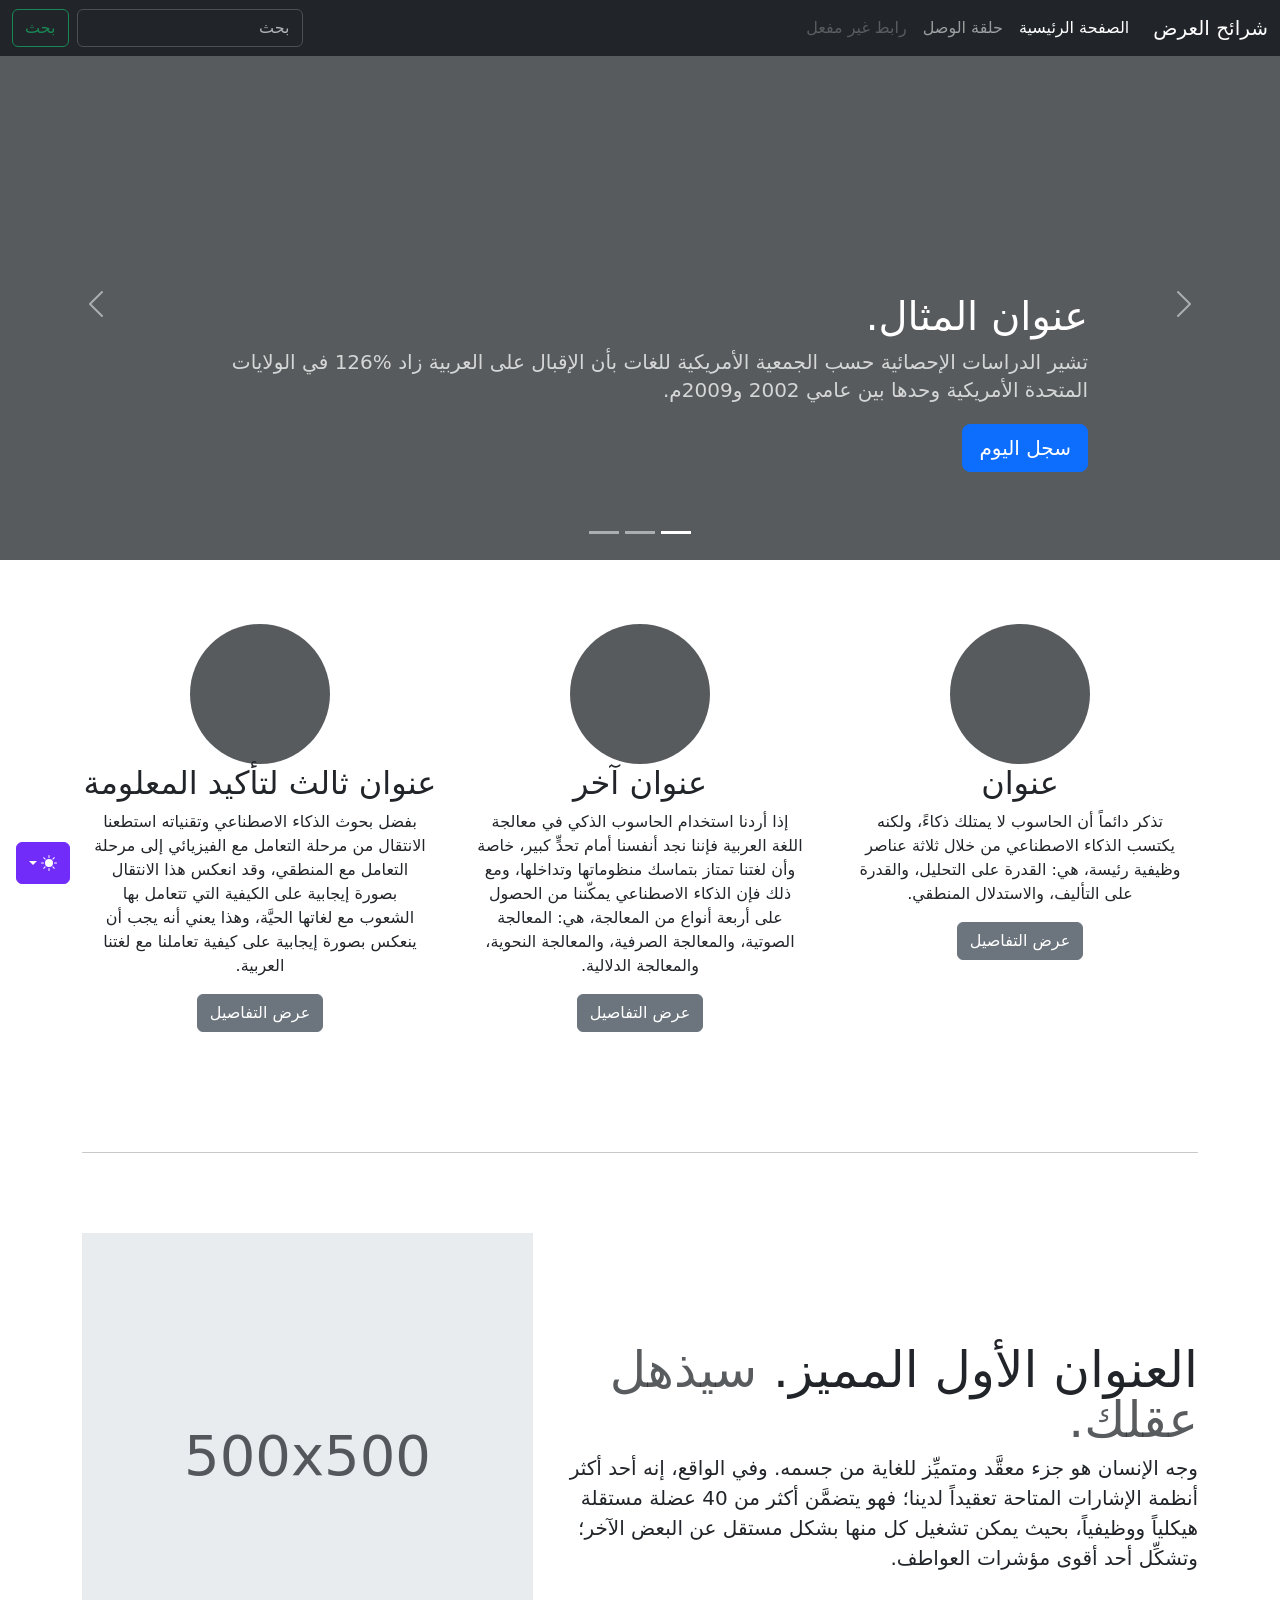
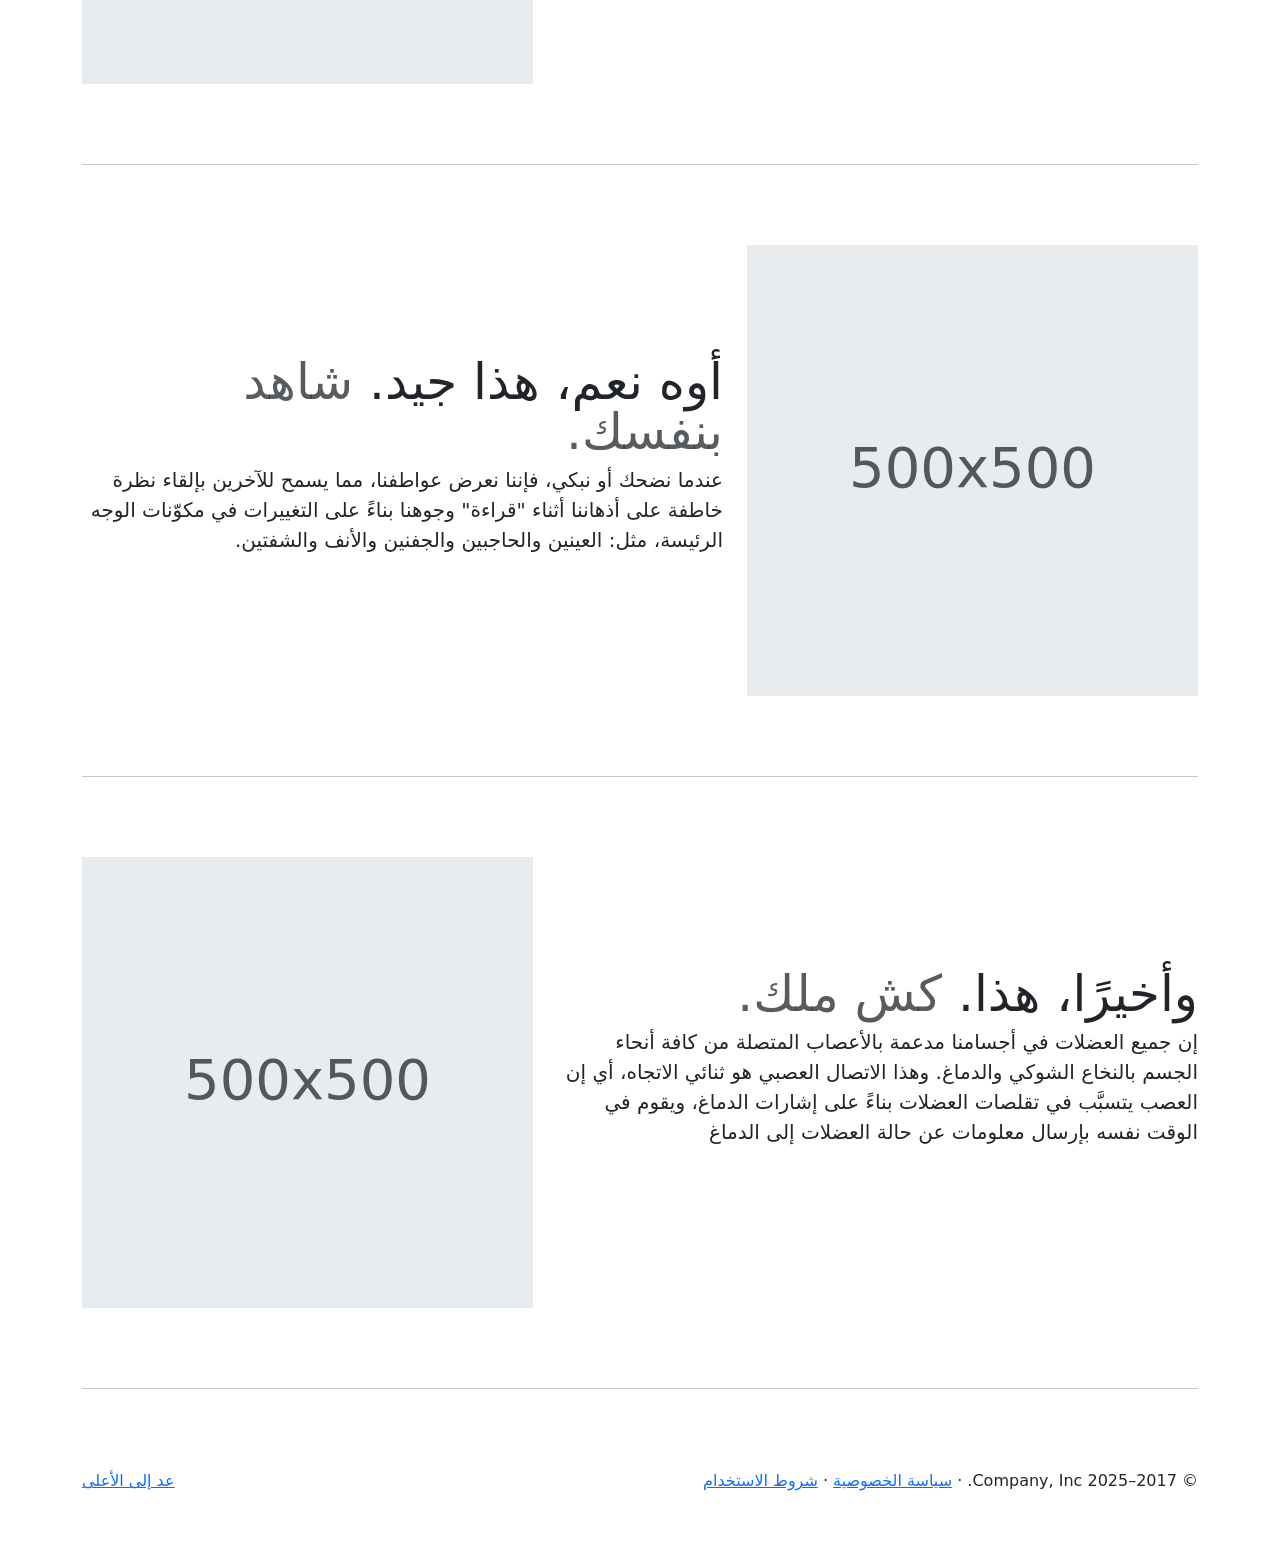
<file: Academy-Cinemas/bootstrap-5.3.8-examples/carousel-rtl/index.html>
<!doctype html>
<html lang="ar" dir="rtl" data-bs-theme="auto">
  <head>
    <meta charset="utf-8" />
    <meta name="viewport" content="width=device-width, initial-scale=1" />
    <meta name="description" content="" />
    <meta
      name="author"
      content="Mark Otto, Jacob Thornton, and Bootstrap contributors"
    />
    <meta name="generator" content="Astro v5.13.2" />
    <title>قالب شرائح العرض · Bootstrap v5.3</title>
    <link
      rel="canonical"
      href="https://getbootstrap.com/docs/5.3/examples/carousel-rtl/"
    />
    <script src="../assets/js/color-modes.js"></script>
    <link href="../assets/dist/css/bootstrap.rtl.min.css" rel="stylesheet" />
    <meta name="theme-color" content="#712cf9" />
    <link href="../carousel/carousel.rtl.css" rel="stylesheet" />
    <style>
      .bd-placeholder-img {
        font-size: 1.125rem;
        text-anchor: middle;
        -webkit-user-select: none;
        -moz-user-select: none;
        user-select: none;
      }
      @media (min-width: 768px) {
        .bd-placeholder-img-lg {
          font-size: 3.5rem;
        }
      }
      .b-example-divider {
        width: 100%;
        height: 3rem;
        background-color: #0000001a;
        border: solid rgba(0, 0, 0, 0.15);
        border-width: 1px 0;
        box-shadow:
          inset 0 0.5em 1.5em #0000001a,
          inset 0 0.125em 0.5em #00000026;
      }
      .b-example-vr {
        flex-shrink: 0;
        width: 1.5rem;
        height: 100vh;
      }
      .bi {
        vertical-align: -0.125em;
        fill: currentColor;
      }
      .nav-scroller {
        position: relative;
        z-index: 2;
        height: 2.75rem;
        overflow-y: hidden;
      }
      .nav-scroller .nav {
        display: flex;
        flex-wrap: nowrap;
        padding-bottom: 1rem;
        margin-top: -1px;
        overflow-x: auto;
        text-align: center;
        white-space: nowrap;
        -webkit-overflow-scrolling: touch;
      }
      .btn-bd-primary {
        --bd-violet-bg: #712cf9;
        --bd-violet-rgb: 112.520718, 44.062154, 249.437846;
        --bs-btn-font-weight: 600;
        --bs-btn-color: var(--bs-white);
        --bs-btn-bg: var(--bd-violet-bg);
        --bs-btn-border-color: var(--bd-violet-bg);
        --bs-btn-hover-color: var(--bs-white);
        --bs-btn-hover-bg: #6528e0;
        --bs-btn-hover-border-color: #6528e0;
        --bs-btn-focus-shadow-rgb: var(--bd-violet-rgb);
        --bs-btn-active-color: var(--bs-btn-hover-color);
        --bs-btn-active-bg: #5a23c8;
        --bs-btn-active-border-color: #5a23c8;
      }
      .bd-mode-toggle {
        z-index: 1500;
      }
      .bd-mode-toggle .bi {
        width: 1em;
        height: 1em;
      }
      .bd-mode-toggle .dropdown-menu .active .bi {
        display: block !important;
      }
    </style>
  </head>
  <body>
    <svg xmlns="http://www.w3.org/2000/svg" class="d-none">
      <symbol id="check2" viewBox="0 0 16 16">
        <path
          d="M13.854 3.646a.5.5 0 0 1 0 .708l-7 7a.5.5 0 0 1-.708 0l-3.5-3.5a.5.5 0 1 1 .708-.708L6.5 10.293l6.646-6.647a.5.5 0 0 1 .708 0z"
        ></path>
      </symbol>
      <symbol id="circle-half" viewBox="0 0 16 16">
        <path
          d="M8 15A7 7 0 1 0 8 1v14zm0 1A8 8 0 1 1 8 0a8 8 0 0 1 0 16z"
        ></path>
      </symbol>
      <symbol id="moon-stars-fill" viewBox="0 0 16 16">
        <path
          d="M6 .278a.768.768 0 0 1 .08.858 7.208 7.208 0 0 0-.878 3.46c0 4.021 3.278 7.277 7.318 7.277.527 0 1.04-.055 1.533-.16a.787.787 0 0 1 .81.316.733.733 0 0 1-.031.893A8.349 8.349 0 0 1 8.344 16C3.734 16 0 12.286 0 7.71 0 4.266 2.114 1.312 5.124.06A.752.752 0 0 1 6 .278z"
        ></path>
        <path
          d="M10.794 3.148a.217.217 0 0 1 .412 0l.387 1.162c.173.518.579.924 1.097 1.097l1.162.387a.217.217 0 0 1 0 .412l-1.162.387a1.734 1.734 0 0 0-1.097 1.097l-.387 1.162a.217.217 0 0 1-.412 0l-.387-1.162A1.734 1.734 0 0 0 9.31 6.593l-1.162-.387a.217.217 0 0 1 0-.412l1.162-.387a1.734 1.734 0 0 0 1.097-1.097l.387-1.162zM13.863.099a.145.145 0 0 1 .274 0l.258.774c.115.346.386.617.732.732l.774.258a.145.145 0 0 1 0 .274l-.774.258a1.156 1.156 0 0 0-.732.732l-.258.774a.145.145 0 0 1-.274 0l-.258-.774a1.156 1.156 0 0 0-.732-.732l-.774-.258a.145.145 0 0 1 0-.274l.774-.258c.346-.115.617-.386.732-.732L13.863.1z"
        ></path>
      </symbol>
      <symbol id="sun-fill" viewBox="0 0 16 16">
        <path
          d="M8 12a4 4 0 1 0 0-8 4 4 0 0 0 0 8zM8 0a.5.5 0 0 1 .5.5v2a.5.5 0 0 1-1 0v-2A.5.5 0 0 1 8 0zm0 13a.5.5 0 0 1 .5.5v2a.5.5 0 0 1-1 0v-2A.5.5 0 0 1 8 13zm8-5a.5.5 0 0 1-.5.5h-2a.5.5 0 0 1 0-1h2a.5.5 0 0 1 .5.5zM3 8a.5.5 0 0 1-.5.5h-2a.5.5 0 0 1 0-1h2A.5.5 0 0 1 3 8zm10.657-5.657a.5.5 0 0 1 0 .707l-1.414 1.415a.5.5 0 1 1-.707-.708l1.414-1.414a.5.5 0 0 1 .707 0zm-9.193 9.193a.5.5 0 0 1 0 .707L3.05 13.657a.5.5 0 0 1-.707-.707l1.414-1.414a.5.5 0 0 1 .707 0zm9.193 2.121a.5.5 0 0 1-.707 0l-1.414-1.414a.5.5 0 0 1 .707-.707l1.414 1.414a.5.5 0 0 1 0 .707zM4.464 4.465a.5.5 0 0 1-.707 0L2.343 3.05a.5.5 0 1 1 .707-.707l1.414 1.414a.5.5 0 0 1 0 .708z"
        ></path>
      </symbol>
    </svg>
    <div
      class="dropdown position-fixed bottom-0 end-0 mb-3 me-3 bd-mode-toggle"
    >
      <button
        class="btn btn-bd-primary py-2 dropdown-toggle d-flex align-items-center"
        id="bd-theme"
        type="button"
        aria-expanded="false"
        data-bs-toggle="dropdown"
        aria-label="Toggle theme (auto)"
      >
        <svg class="bi my-1 theme-icon-active" aria-hidden="true">
          <use href="#circle-half"></use>
        </svg>
        <span class="visually-hidden" id="bd-theme-text">Toggle theme</span>
      </button>
      <ul
        class="dropdown-menu dropdown-menu-end shadow"
        aria-labelledby="bd-theme-text"
      >
        <li>
          <button
            type="button"
            class="dropdown-item d-flex align-items-center"
            data-bs-theme-value="light"
            aria-pressed="false"
          >
            <svg class="bi me-2 opacity-50" aria-hidden="true">
              <use href="#sun-fill"></use>
            </svg>
            Light
            <svg class="bi ms-auto d-none" aria-hidden="true">
              <use href="#check2"></use>
            </svg>
          </button>
        </li>
        <li>
          <button
            type="button"
            class="dropdown-item d-flex align-items-center"
            data-bs-theme-value="dark"
            aria-pressed="false"
          >
            <svg class="bi me-2 opacity-50" aria-hidden="true">
              <use href="#moon-stars-fill"></use>
            </svg>
            Dark
            <svg class="bi ms-auto d-none" aria-hidden="true">
              <use href="#check2"></use>
            </svg>
          </button>
        </li>
        <li>
          <button
            type="button"
            class="dropdown-item d-flex align-items-center active"
            data-bs-theme-value="auto"
            aria-pressed="true"
          >
            <svg class="bi me-2 opacity-50" aria-hidden="true">
              <use href="#circle-half"></use>
            </svg>
            Auto
            <svg class="bi ms-auto d-none" aria-hidden="true">
              <use href="#check2"></use>
            </svg>
          </button>
        </li>
      </ul>
    </div>
    <header data-bs-theme="dark">
      <nav class="navbar navbar-expand-md navbar-dark fixed-top bg-dark">
        <div class="container-fluid">
          <a class="navbar-brand" href="#">شرائح العرض</a>
          <button
            class="navbar-toggler"
            type="button"
            data-bs-toggle="collapse"
            data-bs-target="#navbarCollapse"
            aria-controls="navbarCollapse"
            aria-expanded="false"
            aria-label="تبديل التنقل"
          >
            <span class="navbar-toggler-icon"></span>
          </button>
          <div class="collapse navbar-collapse" id="navbarCollapse">
            <ul class="navbar-nav me-auto mb-2 mb-md-0">
              <li class="nav-item">
                <a class="nav-link active" aria-current="page" href="#"
                  >الصفحة الرئيسية</a
                >
              </li>
              <li class="nav-item">
                <a class="nav-link" href="#">حلقة الوصل</a>
              </li>
              <li class="nav-item">
                <a class="nav-link disabled" aria-disabled="true"
                  >رابط غير مفعل</a
                >
              </li>
            </ul>
            <form class="d-flex" role="search">
              <input
                class="form-control me-2"
                type="search"
                placeholder="بحث"
                aria-label="بحث"
              />
              <button class="btn btn-outline-success" type="submit">بحث</button>
            </form>
          </div>
        </div>
      </nav>
    </header>
    <main>
      <div id="myCarousel" class="carousel slide mb-6" data-bs-ride="carousel">
        <div class="carousel-indicators">
          <button
            type="button"
            data-bs-target="#myCarousel"
            data-bs-slide-to="0"
            class="active"
            aria-current="true"
            aria-label="Slide 1"
          ></button>
          <button
            type="button"
            data-bs-target="#myCarousel"
            data-bs-slide-to="1"
            aria-label="Slide 2"
          ></button>
          <button
            type="button"
            data-bs-target="#myCarousel"
            data-bs-slide-to="2"
            aria-label="Slide 3"
          ></button>
        </div>
        <div class="carousel-inner">
          <div class="carousel-item active">
            <svg
              aria-hidden="true"
              class="bd-placeholder-img"
              height="100%"
              preserveAspectRatio="xMidYMid slice"
              width="100%"
              xmlns="http://www.w3.org/2000/svg"
            >
              <rect
                width="100%"
                height="100%"
                fill="var(--bs-secondary-color)"
              ></rect>
            </svg>
            <div class="container">
              <div class="carousel-caption text-start">
                <h1>عنوان المثال.</h1>
                <p class="opacity-75">
                  تشير الدراسات الإحصائية حسب الجمعية الأمريكية للغات بأن
                  الإقبال على العربية زاد %126 في الولايات المتحدة الأمريكية
                  وحدها بين عامي 2002 و2009م.
                </p>
                <p><a class="btn btn-lg btn-primary" href="#">سجل اليوم</a></p>
              </div>
            </div>
          </div>
          <div class="carousel-item">
            <svg
              aria-hidden="true"
              class="bd-placeholder-img"
              height="100%"
              preserveAspectRatio="xMidYMid slice"
              width="100%"
              xmlns="http://www.w3.org/2000/svg"
            >
              <rect
                width="100%"
                height="100%"
                fill="var(--bs-secondary-color)"
              ></rect>
            </svg>
            <div class="container">
              <div class="carousel-caption">
                <h1>عنوان مثال آخر.</h1>
                <p>
                  حسب المجلس الثقافي البريطاني فإن تعليم الإنجليزية داخل
                  بريطانيا يسهم في تعزيز اقتصادها بما يتجاوز ملياري جنيه سنوياً،
                  كما أنه وفر أكثر من 26 ألف وظيفة.
                </p>
                <p><a class="btn btn-lg btn-primary" href="#">أعرف أكثر</a></p>
              </div>
            </div>
          </div>
          <div class="carousel-item">
            <svg
              aria-hidden="true"
              class="bd-placeholder-img"
              height="100%"
              preserveAspectRatio="xMidYMid slice"
              width="100%"
              xmlns="http://www.w3.org/2000/svg"
            >
              <rect
                width="100%"
                height="100%"
                fill="var(--bs-secondary-color)"
              ></rect>
            </svg>
            <div class="container">
              <div class="carousel-caption text-end">
                <h1>واحد أكثر لقياس جيد.</h1>
                <p>
                  الإحصاءات لحجم الاستثمار اللغوي خارج بريطانيا تتفاوت من سنة
                  لأخرى إلا أن المدير التنفيذي للمجلس الثقافي البريطاني إدي
                  بايرز يرى أن استثمار تعليم الإنجليزية في الخارج لا يحسب على
                  المستوى المالي فحسب بل على المستوى السياسي أيضاً.
                </p>
                <p>
                  <a class="btn btn-lg btn-primary" href="#">تصفح المعرض</a>
                </p>
              </div>
            </div>
          </div>
        </div>
        <button
          class="carousel-control-prev"
          type="button"
          data-bs-target="#myCarousel"
          data-bs-slide="prev"
        >
          <span class="carousel-control-prev-icon" aria-hidden="true"></span>
          <span class="visually-hidden">السابق</span>
        </button>
        <button
          class="carousel-control-next"
          type="button"
          data-bs-target="#myCarousel"
          data-bs-slide="next"
        >
          <span class="carousel-control-next-icon" aria-hidden="true"></span>
          <span class="visually-hidden">التالي</span>
        </button>
      </div>
      <!-- Marketing messaging and featurettes
  ================================================== -->
      <!-- Wrap the rest of the page in another container to center all the content. -->
      <div class="container marketing">
        <!-- Three columns of text below the carousel -->
        <div class="row">
          <div class="col-lg-4">
            <svg
              aria-label="Placeholder"
              class="bd-placeholder-img rounded-circle"
              height="140"
              preserveAspectRatio="xMidYMid slice"
              role="img"
              width="140"
              xmlns="http://www.w3.org/2000/svg"
            >
              <title>Placeholder</title>
              <rect
                width="100%"
                height="100%"
                fill="var(--bs-secondary-color)"
              ></rect>
            </svg>
            <h2 class="fw-normal">عنوان</h2>
            <p>
              تذكر دائماً أن الحاسوب لا يمتلك ذكاءً، ولكنه يكتسب الذكاء
              الاصطناعي من خلال ثلاثة عناصر وظيفية رئيسة، هي: القدرة على
              التحليل، والقدرة على التأليف، والاستدلال المنطقي.
            </p>
            <p><a class="btn btn-secondary" href="#">عرض التفاصيل</a></p>
          </div>
          <!-- /.col-lg-4 -->
          <div class="col-lg-4">
            <svg
              aria-label="Placeholder"
              class="bd-placeholder-img rounded-circle"
              height="140"
              preserveAspectRatio="xMidYMid slice"
              role="img"
              width="140"
              xmlns="http://www.w3.org/2000/svg"
            >
              <title>Placeholder</title>
              <rect
                width="100%"
                height="100%"
                fill="var(--bs-secondary-color)"
              ></rect>
            </svg>
            <h2 class="fw-normal">عنوان آخر</h2>
            <p>
              إذا أردنا استخدام الحاسوب الذكي في معالجة اللغة العربية فإننا نجد
              أنفسنا أمام تحدٍّ كبير، خاصة وأن لغتنا تمتاز بتماسك منظوماتها
              وتداخلها، ومع ذلك فإن الذكاء الاصطناعي يمكّننا من الحصول على أربعة
              أنواع من المعالجة، هي: المعالجة الصوتية، والمعالجة الصرفية،
              والمعالجة النحوية، والمعالجة الدلالية.
            </p>
            <p><a class="btn btn-secondary" href="#">عرض التفاصيل</a></p>
          </div>
          <!-- /.col-lg-4 -->
          <div class="col-lg-4">
            <svg
              aria-label="Placeholder"
              class="bd-placeholder-img rounded-circle"
              height="140"
              preserveAspectRatio="xMidYMid slice"
              role="img"
              width="140"
              xmlns="http://www.w3.org/2000/svg"
            >
              <title>Placeholder</title>
              <rect
                width="100%"
                height="100%"
                fill="var(--bs-secondary-color)"
              ></rect>
            </svg>
            <h2 class="fw-normal">عنوان ثالث لتأكيد المعلومة</h2>
            <p>
              بفضل بحوث الذكاء الاصطناعي وتقنياته استطعنا الانتقال من مرحلة
              التعامل مع الفيزيائي إلى مرحلة التعامل مع المنطقي، وقد انعكس هذا
              الانتقال بصورة إيجابية على الكيفية التي تتعامل بها الشعوب مع
              لغاتها الحيَّة، وهذا يعني أنه يجب أن ينعكس بصورة إيجابية على كيفية
              تعاملنا مع لغتنا العربية.
            </p>
            <p><a class="btn btn-secondary" href="#">عرض التفاصيل</a></p>
          </div>
          <!-- /.col-lg-4 -->
        </div>
        <!-- /.row -->
        <!-- START THE FEATURETTES -->
        <hr class="featurette-divider" />
        <div class="row featurette">
          <div class="col-md-7">
            <h2 class="featurette-heading fw-normal lh-1">
              العنوان الأول المميز.
              <span class="text-body-secondary"> سيذهل عقلك. </span>
            </h2>
            <p class="lead">
              وجه الإنسان هو جزء معقَّد ومتميِّز للغاية من جسمه. وفي الواقع، إنه
              أحد أكثر أنظمة الإشارات المتاحة تعقيداً لدينا؛ فهو يتضمَّن أكثر من
              40 عضلة مستقلة هيكلياً ووظيفياً، بحيث يمكن تشغيل كل منها بشكل
              مستقل عن البعض الآخر؛ وتشكِّل أحد أقوى مؤشرات العواطف.
            </p>
          </div>
          <div class="col-md-5">
            <svg
              aria-label="Placeholder: 500x500"
              class="bd-placeholder-img bd-placeholder-img-lg featurette-image img-fluid mx-auto"
              height="500"
              preserveAspectRatio="xMidYMid slice"
              role="img"
              width="500"
              xmlns="http://www.w3.org/2000/svg"
            >
              <title>Placeholder</title>
              <rect
                width="100%"
                height="100%"
                fill="var(--bs-secondary-bg)"
              ></rect>
              <text x="50%" y="50%" fill="var(--bs-secondary-color)" dy=".3em">
                500x500
              </text>
            </svg>
          </div>
        </div>
        <hr class="featurette-divider" />
        <div class="row featurette">
          <div class="col-md-7 order-md-2">
            <h2 class="featurette-heading fw-normal lh-1">
              أوه نعم، هذا جيد.
              <span class="text-body-secondary"> شاهد بنفسك. </span>
            </h2>
            <p class="lead">
              عندما نضحك أو نبكي، فإننا نعرض عواطفنا، مما يسمح للآخرين بإلقاء
              نظرة خاطفة على أذهاننا أثناء "قراءة" وجوهنا بناءً على التغييرات في
              مكوّنات الوجه الرئيسة، مثل: العينين والحاجبين والجفنين والأنف
              والشفتين.
            </p>
          </div>
          <div class="col-md-5 order-md-1">
            <svg
              aria-label="Placeholder: 500x500"
              class="bd-placeholder-img bd-placeholder-img-lg featurette-image img-fluid mx-auto"
              height="500"
              preserveAspectRatio="xMidYMid slice"
              role="img"
              width="500"
              xmlns="http://www.w3.org/2000/svg"
            >
              <title>Placeholder</title>
              <rect
                width="100%"
                height="100%"
                fill="var(--bs-secondary-bg)"
              ></rect>
              <text x="50%" y="50%" fill="var(--bs-secondary-color)" dy=".3em">
                500x500
              </text>
            </svg>
          </div>
        </div>
        <hr class="featurette-divider" />
        <div class="row featurette">
          <div class="col-md-7">
            <h2 class="featurette-heading fw-normal lh-1">
              وأخيرًا، هذا. <span class="text-body-secondary"> كش ملك. </span>
            </h2>
            <p class="lead">
              إن جميع العضلات في أجسامنا مدعمة بالأعصاب المتصلة من كافة أنحاء
              الجسم بالنخاع الشوكي والدماغ. وهذا الاتصال العصبي هو ثنائي
              الاتجاه، أي إن العصب يتسبَّب في تقلصات العضلات بناءً على إشارات
              الدماغ، ويقوم في الوقت نفسه بإرسال معلومات عن حالة العضلات إلى
              الدماغ
            </p>
          </div>
          <div class="col-md-5">
            <svg
              aria-label="Placeholder: 500x500"
              class="bd-placeholder-img bd-placeholder-img-lg featurette-image img-fluid mx-auto"
              height="500"
              preserveAspectRatio="xMidYMid slice"
              role="img"
              width="500"
              xmlns="http://www.w3.org/2000/svg"
            >
              <title>Placeholder</title>
              <rect
                width="100%"
                height="100%"
                fill="var(--bs-secondary-bg)"
              ></rect>
              <text x="50%" y="50%" fill="var(--bs-secondary-color)" dy=".3em">
                500x500
              </text>
            </svg>
          </div>
        </div>
        <hr class="featurette-divider" />
        <!-- /END THE FEATURETTES -->
      </div>
      <!-- /.container -->
      <!-- FOOTER -->
      <footer class="container">
        <p class="float-end"><a href="#">عد إلى الأعلى</a></p>
        <p>
          &copy; 2017–2025 Company, Inc. &middot;
          <a href="#">سياسة الخصوصية</a> &middot; <a href="#">شروط الاستخدام</a>
        </p>
      </footer>
    </main>
    <script
      src="../assets/dist/js/bootstrap.bundle.min.js"
      class="astro-vvvwv3sm"
    ></script>
  </body>
</html>
</file>
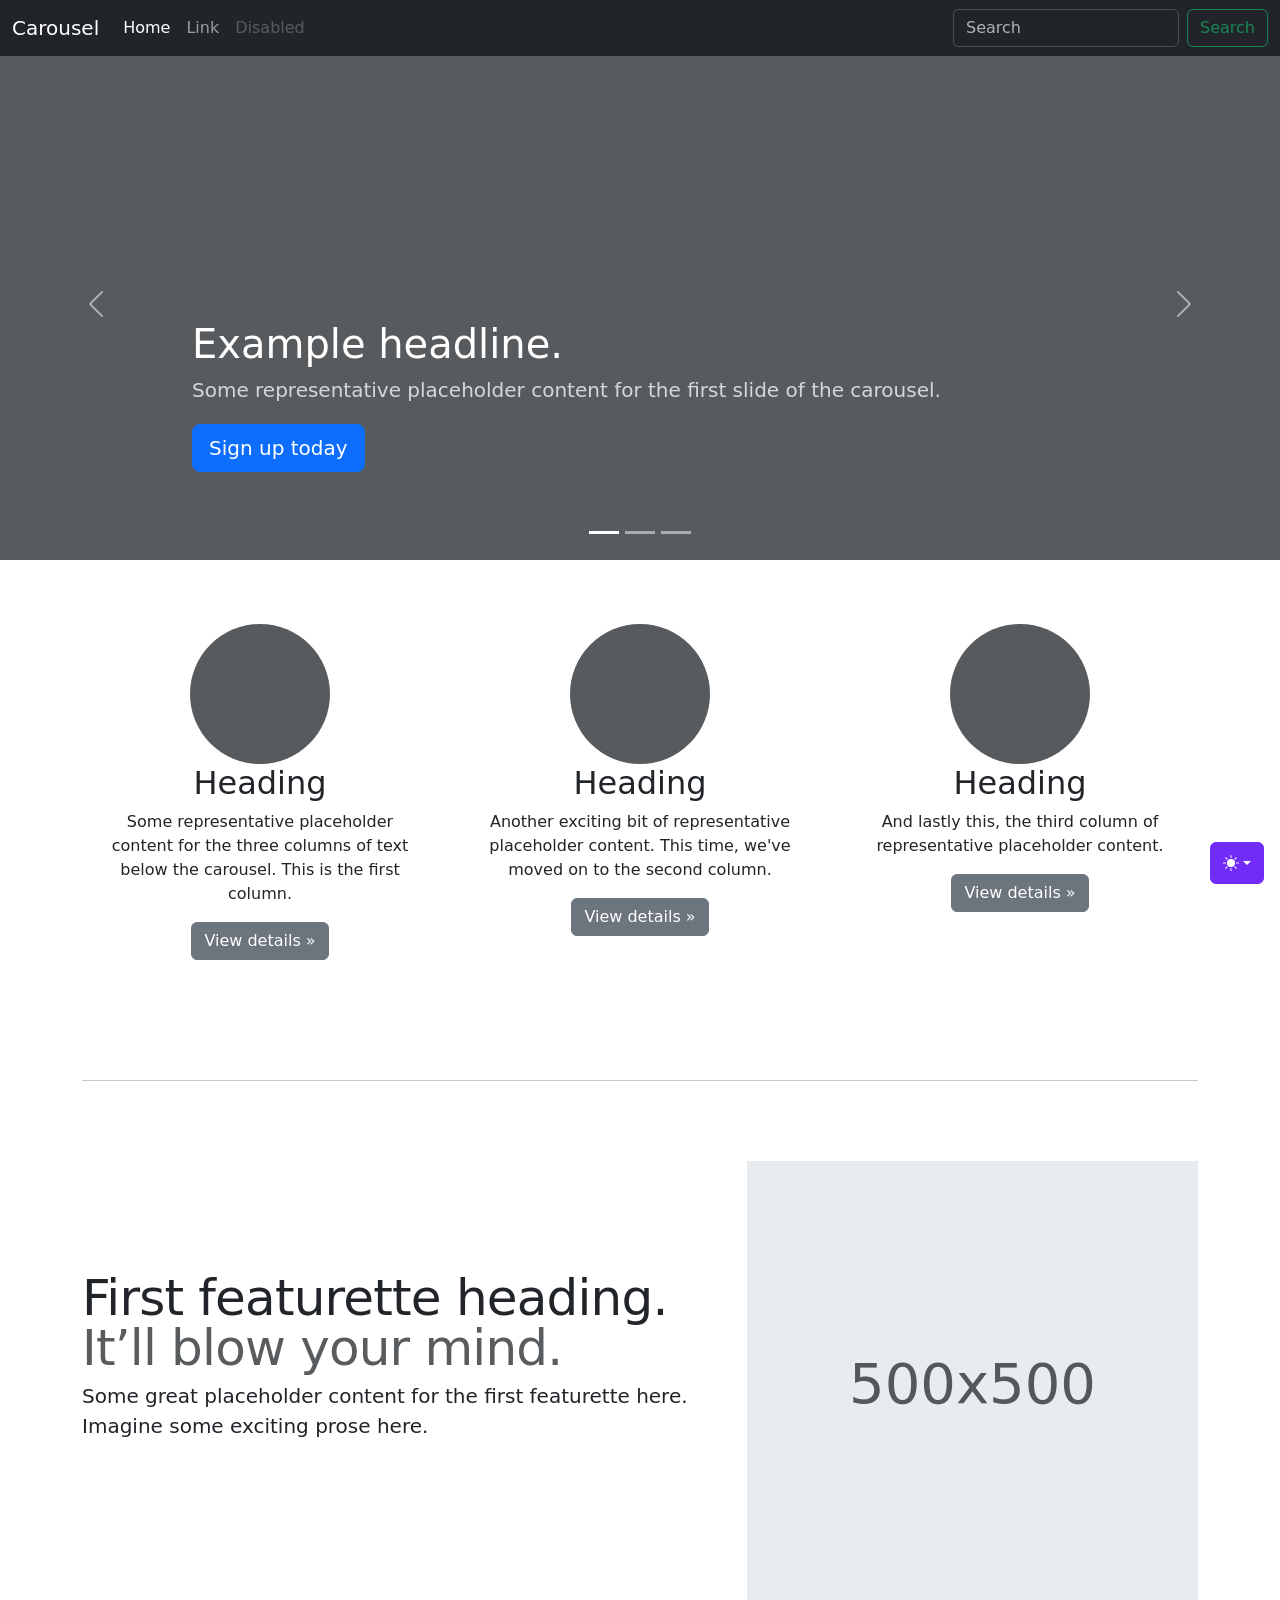
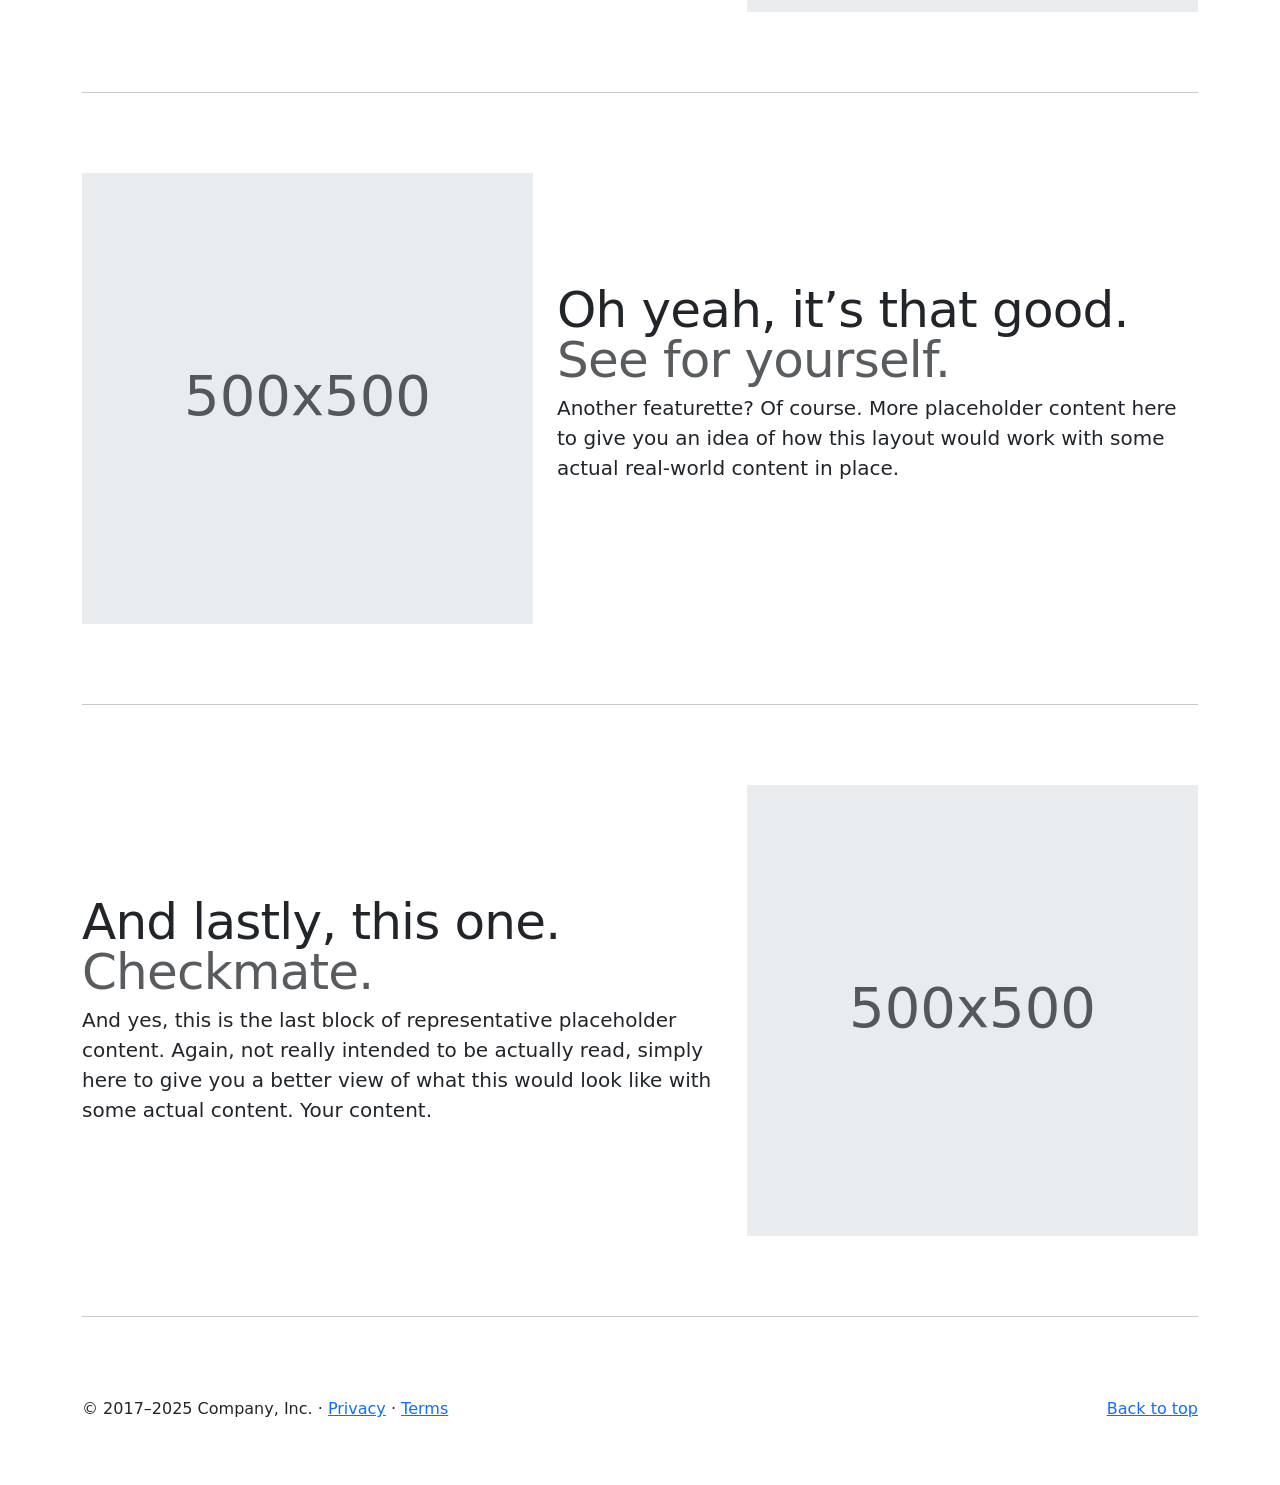
<file: Academy-Cinemas/bootstrap-5.3.8-examples/carousel/index.html>
<!doctype html>
<html lang="en" data-bs-theme="auto">
  <head>
    <meta charset="utf-8" />
    <meta name="viewport" content="width=device-width, initial-scale=1" />
    <meta name="description" content="" />
    <meta
      name="author"
      content="Mark Otto, Jacob Thornton, and Bootstrap contributors"
    />
    <meta name="generator" content="Astro v5.13.2" />
    <title>Carousel Template · Bootstrap v5.3</title>
    <link
      rel="canonical"
      href="https://getbootstrap.com/docs/5.3/examples/carousel/"
    />
    <script src="../assets/js/color-modes.js"></script>
    <link href="../assets/dist/css/bootstrap.min.css" rel="stylesheet" />
    <meta name="theme-color" content="#712cf9" />
    <link href="carousel.css" rel="stylesheet" />
    <style>
      .bd-placeholder-img {
        font-size: 1.125rem;
        text-anchor: middle;
        -webkit-user-select: none;
        -moz-user-select: none;
        user-select: none;
      }
      @media (min-width: 768px) {
        .bd-placeholder-img-lg {
          font-size: 3.5rem;
        }
      }
      .b-example-divider {
        width: 100%;
        height: 3rem;
        background-color: #0000001a;
        border: solid rgba(0, 0, 0, 0.15);
        border-width: 1px 0;
        box-shadow:
          inset 0 0.5em 1.5em #0000001a,
          inset 0 0.125em 0.5em #00000026;
      }
      .b-example-vr {
        flex-shrink: 0;
        width: 1.5rem;
        height: 100vh;
      }
      .bi {
        vertical-align: -0.125em;
        fill: currentColor;
      }
      .nav-scroller {
        position: relative;
        z-index: 2;
        height: 2.75rem;
        overflow-y: hidden;
      }
      .nav-scroller .nav {
        display: flex;
        flex-wrap: nowrap;
        padding-bottom: 1rem;
        margin-top: -1px;
        overflow-x: auto;
        text-align: center;
        white-space: nowrap;
        -webkit-overflow-scrolling: touch;
      }
      .btn-bd-primary {
        --bd-violet-bg: #712cf9;
        --bd-violet-rgb: 112.520718, 44.062154, 249.437846;
        --bs-btn-font-weight: 600;
        --bs-btn-color: var(--bs-white);
        --bs-btn-bg: var(--bd-violet-bg);
        --bs-btn-border-color: var(--bd-violet-bg);
        --bs-btn-hover-color: var(--bs-white);
        --bs-btn-hover-bg: #6528e0;
        --bs-btn-hover-border-color: #6528e0;
        --bs-btn-focus-shadow-rgb: var(--bd-violet-rgb);
        --bs-btn-active-color: var(--bs-btn-hover-color);
        --bs-btn-active-bg: #5a23c8;
        --bs-btn-active-border-color: #5a23c8;
      }
      .bd-mode-toggle {
        z-index: 1500;
      }
      .bd-mode-toggle .bi {
        width: 1em;
        height: 1em;
      }
      .bd-mode-toggle .dropdown-menu .active .bi {
        display: block !important;
      }
    </style>
  </head>
  <body>
    <svg xmlns="http://www.w3.org/2000/svg" class="d-none">
      <symbol id="check2" viewBox="0 0 16 16">
        <path
          d="M13.854 3.646a.5.5 0 0 1 0 .708l-7 7a.5.5 0 0 1-.708 0l-3.5-3.5a.5.5 0 1 1 .708-.708L6.5 10.293l6.646-6.647a.5.5 0 0 1 .708 0z"
        ></path>
      </symbol>
      <symbol id="circle-half" viewBox="0 0 16 16">
        <path
          d="M8 15A7 7 0 1 0 8 1v14zm0 1A8 8 0 1 1 8 0a8 8 0 0 1 0 16z"
        ></path>
      </symbol>
      <symbol id="moon-stars-fill" viewBox="0 0 16 16">
        <path
          d="M6 .278a.768.768 0 0 1 .08.858 7.208 7.208 0 0 0-.878 3.46c0 4.021 3.278 7.277 7.318 7.277.527 0 1.04-.055 1.533-.16a.787.787 0 0 1 .81.316.733.733 0 0 1-.031.893A8.349 8.349 0 0 1 8.344 16C3.734 16 0 12.286 0 7.71 0 4.266 2.114 1.312 5.124.06A.752.752 0 0 1 6 .278z"
        ></path>
        <path
          d="M10.794 3.148a.217.217 0 0 1 .412 0l.387 1.162c.173.518.579.924 1.097 1.097l1.162.387a.217.217 0 0 1 0 .412l-1.162.387a1.734 1.734 0 0 0-1.097 1.097l-.387 1.162a.217.217 0 0 1-.412 0l-.387-1.162A1.734 1.734 0 0 0 9.31 6.593l-1.162-.387a.217.217 0 0 1 0-.412l1.162-.387a1.734 1.734 0 0 0 1.097-1.097l.387-1.162zM13.863.099a.145.145 0 0 1 .274 0l.258.774c.115.346.386.617.732.732l.774.258a.145.145 0 0 1 0 .274l-.774.258a1.156 1.156 0 0 0-.732.732l-.258.774a.145.145 0 0 1-.274 0l-.258-.774a1.156 1.156 0 0 0-.732-.732l-.774-.258a.145.145 0 0 1 0-.274l.774-.258c.346-.115.617-.386.732-.732L13.863.1z"
        ></path>
      </symbol>
      <symbol id="sun-fill" viewBox="0 0 16 16">
        <path
          d="M8 12a4 4 0 1 0 0-8 4 4 0 0 0 0 8zM8 0a.5.5 0 0 1 .5.5v2a.5.5 0 0 1-1 0v-2A.5.5 0 0 1 8 0zm0 13a.5.5 0 0 1 .5.5v2a.5.5 0 0 1-1 0v-2A.5.5 0 0 1 8 13zm8-5a.5.5 0 0 1-.5.5h-2a.5.5 0 0 1 0-1h2a.5.5 0 0 1 .5.5zM3 8a.5.5 0 0 1-.5.5h-2a.5.5 0 0 1 0-1h2A.5.5 0 0 1 3 8zm10.657-5.657a.5.5 0 0 1 0 .707l-1.414 1.415a.5.5 0 1 1-.707-.708l1.414-1.414a.5.5 0 0 1 .707 0zm-9.193 9.193a.5.5 0 0 1 0 .707L3.05 13.657a.5.5 0 0 1-.707-.707l1.414-1.414a.5.5 0 0 1 .707 0zm9.193 2.121a.5.5 0 0 1-.707 0l-1.414-1.414a.5.5 0 0 1 .707-.707l1.414 1.414a.5.5 0 0 1 0 .707zM4.464 4.465a.5.5 0 0 1-.707 0L2.343 3.05a.5.5 0 1 1 .707-.707l1.414 1.414a.5.5 0 0 1 0 .708z"
        ></path>
      </symbol>
    </svg>
    <div
      class="dropdown position-fixed bottom-0 end-0 mb-3 me-3 bd-mode-toggle"
    >
      <button
        class="btn btn-bd-primary py-2 dropdown-toggle d-flex align-items-center"
        id="bd-theme"
        type="button"
        aria-expanded="false"
        data-bs-toggle="dropdown"
        aria-label="Toggle theme (auto)"
      >
        <svg class="bi my-1 theme-icon-active" aria-hidden="true">
          <use href="#circle-half"></use>
        </svg>
        <span class="visually-hidden" id="bd-theme-text">Toggle theme</span>
      </button>
      <ul
        class="dropdown-menu dropdown-menu-end shadow"
        aria-labelledby="bd-theme-text"
      >
        <li>
          <button
            type="button"
            class="dropdown-item d-flex align-items-center"
            data-bs-theme-value="light"
            aria-pressed="false"
          >
            <svg class="bi me-2 opacity-50" aria-hidden="true">
              <use href="#sun-fill"></use>
            </svg>
            Light
            <svg class="bi ms-auto d-none" aria-hidden="true">
              <use href="#check2"></use>
            </svg>
          </button>
        </li>
        <li>
          <button
            type="button"
            class="dropdown-item d-flex align-items-center"
            data-bs-theme-value="dark"
            aria-pressed="false"
          >
            <svg class="bi me-2 opacity-50" aria-hidden="true">
              <use href="#moon-stars-fill"></use>
            </svg>
            Dark
            <svg class="bi ms-auto d-none" aria-hidden="true">
              <use href="#check2"></use>
            </svg>
          </button>
        </li>
        <li>
          <button
            type="button"
            class="dropdown-item d-flex align-items-center active"
            data-bs-theme-value="auto"
            aria-pressed="true"
          >
            <svg class="bi me-2 opacity-50" aria-hidden="true">
              <use href="#circle-half"></use>
            </svg>
            Auto
            <svg class="bi ms-auto d-none" aria-hidden="true">
              <use href="#check2"></use>
            </svg>
          </button>
        </li>
      </ul>
    </div>
    <header data-bs-theme="dark">
      <nav class="navbar navbar-expand-md navbar-dark fixed-top bg-dark">
        <div class="container-fluid">
          <a class="navbar-brand" href="#">Carousel</a>
          <button
            class="navbar-toggler"
            type="button"
            data-bs-toggle="collapse"
            data-bs-target="#navbarCollapse"
            aria-controls="navbarCollapse"
            aria-expanded="false"
            aria-label="Toggle navigation"
          >
            <span class="navbar-toggler-icon"></span>
          </button>
          <div class="collapse navbar-collapse" id="navbarCollapse">
            <ul class="navbar-nav me-auto mb-2 mb-md-0">
              <li class="nav-item">
                <a class="nav-link active" aria-current="page" href="#">Home</a>
              </li>
              <li class="nav-item"><a class="nav-link" href="#">Link</a></li>
              <li class="nav-item">
                <a class="nav-link disabled" aria-disabled="true">Disabled</a>
              </li>
            </ul>
            <form class="d-flex" role="search">
              <input
                class="form-control me-2"
                type="search"
                placeholder="Search"
                aria-label="Search"
              />
              <button class="btn btn-outline-success" type="submit">
                Search
              </button>
            </form>
          </div>
        </div>
      </nav>
    </header>
    <main>
      <div id="myCarousel" class="carousel slide mb-6" data-bs-ride="carousel">
        <div class="carousel-indicators">
          <button
            type="button"
            data-bs-target="#myCarousel"
            data-bs-slide-to="0"
            class="active"
            aria-current="true"
            aria-label="Slide 1"
          ></button>
          <button
            type="button"
            data-bs-target="#myCarousel"
            data-bs-slide-to="1"
            aria-label="Slide 2"
          ></button>
          <button
            type="button"
            data-bs-target="#myCarousel"
            data-bs-slide-to="2"
            aria-label="Slide 3"
          ></button>
        </div>
        <div class="carousel-inner">
          <div class="carousel-item active">
            <svg
              aria-hidden="true"
              class="bd-placeholder-img"
              height="100%"
              preserveAspectRatio="xMidYMid slice"
              width="100%"
              xmlns="http://www.w3.org/2000/svg"
            >
              <rect
                width="100%"
                height="100%"
                fill="var(--bs-secondary-color)"
              ></rect>
            </svg>
            <div class="container">
              <div class="carousel-caption text-start">
                <h1>Example headline.</h1>
                <p class="opacity-75">
                  Some representative placeholder content for the first slide of
                  the carousel.
                </p>
                <p>
                  <a class="btn btn-lg btn-primary" href="#">Sign up today</a>
                </p>
              </div>
            </div>
          </div>
          <div class="carousel-item">
            <svg
              aria-hidden="true"
              class="bd-placeholder-img"
              height="100%"
              preserveAspectRatio="xMidYMid slice"
              width="100%"
              xmlns="http://www.w3.org/2000/svg"
            >
              <rect
                width="100%"
                height="100%"
                fill="var(--bs-secondary-color)"
              ></rect>
            </svg>
            <div class="container">
              <div class="carousel-caption">
                <h1>Another example headline.</h1>
                <p>
                  Some representative placeholder content for the second slide
                  of the carousel.
                </p>
                <p><a class="btn btn-lg btn-primary" href="#">Learn more</a></p>
              </div>
            </div>
          </div>
          <div class="carousel-item">
            <svg
              aria-hidden="true"
              class="bd-placeholder-img"
              height="100%"
              preserveAspectRatio="xMidYMid slice"
              width="100%"
              xmlns="http://www.w3.org/2000/svg"
            >
              <rect
                width="100%"
                height="100%"
                fill="var(--bs-secondary-color)"
              ></rect>
            </svg>
            <div class="container">
              <div class="carousel-caption text-end">
                <h1>One more for good measure.</h1>
                <p>
                  Some representative placeholder content for the third slide of
                  this carousel.
                </p>
                <p>
                  <a class="btn btn-lg btn-primary" href="#">Browse gallery</a>
                </p>
              </div>
            </div>
          </div>
        </div>
        <button
          class="carousel-control-prev"
          type="button"
          data-bs-target="#myCarousel"
          data-bs-slide="prev"
        >
          <span class="carousel-control-prev-icon" aria-hidden="true"></span>
          <span class="visually-hidden">Previous</span>
        </button>
        <button
          class="carousel-control-next"
          type="button"
          data-bs-target="#myCarousel"
          data-bs-slide="next"
        >
          <span class="carousel-control-next-icon" aria-hidden="true"></span>
          <span class="visually-hidden">Next</span>
        </button>
      </div>
      <!-- Marketing messaging and featurettes
  ================================================== -->
      <!-- Wrap the rest of the page in another container to center all the content. -->
      <div class="container marketing">
        <!-- Three columns of text below the carousel -->
        <div class="row">
          <div class="col-lg-4">
            <svg
              aria-label="Placeholder"
              class="bd-placeholder-img rounded-circle"
              height="140"
              preserveAspectRatio="xMidYMid slice"
              role="img"
              width="140"
              xmlns="http://www.w3.org/2000/svg"
            >
              <title>Placeholder</title>
              <rect
                width="100%"
                height="100%"
                fill="var(--bs-secondary-color)"
              ></rect>
            </svg>
            <h2 class="fw-normal">Heading</h2>
            <p>
              Some representative placeholder content for the three columns of
              text below the carousel. This is the first column.
            </p>
            <p>
              <a class="btn btn-secondary" href="#">View details &raquo;</a>
            </p>
          </div>
          <!-- /.col-lg-4 -->
          <div class="col-lg-4">
            <svg
              aria-label="Placeholder"
              class="bd-placeholder-img rounded-circle"
              height="140"
              preserveAspectRatio="xMidYMid slice"
              role="img"
              width="140"
              xmlns="http://www.w3.org/2000/svg"
            >
              <title>Placeholder</title>
              <rect
                width="100%"
                height="100%"
                fill="var(--bs-secondary-color)"
              ></rect>
            </svg>
            <h2 class="fw-normal">Heading</h2>
            <p>
              Another exciting bit of representative placeholder content. This
              time, we've moved on to the second column.
            </p>
            <p>
              <a class="btn btn-secondary" href="#">View details &raquo;</a>
            </p>
          </div>
          <!-- /.col-lg-4 -->
          <div class="col-lg-4">
            <svg
              aria-label="Placeholder"
              class="bd-placeholder-img rounded-circle"
              height="140"
              preserveAspectRatio="xMidYMid slice"
              role="img"
              width="140"
              xmlns="http://www.w3.org/2000/svg"
            >
              <title>Placeholder</title>
              <rect
                width="100%"
                height="100%"
                fill="var(--bs-secondary-color)"
              ></rect>
            </svg>
            <h2 class="fw-normal">Heading</h2>
            <p>
              And lastly this, the third column of representative placeholder
              content.
            </p>
            <p>
              <a class="btn btn-secondary" href="#">View details &raquo;</a>
            </p>
          </div>
          <!-- /.col-lg-4 -->
        </div>
        <!-- /.row -->
        <!-- START THE FEATURETTES -->
        <hr class="featurette-divider" />
        <div class="row featurette">
          <div class="col-md-7">
            <h2 class="featurette-heading fw-normal lh-1">
              First featurette heading.
              <span class="text-body-secondary">It’ll blow your mind.</span>
            </h2>
            <p class="lead">
              Some great placeholder content for the first featurette here.
              Imagine some exciting prose here.
            </p>
          </div>
          <div class="col-md-5">
            <svg
              aria-label="Placeholder: 500x500"
              class="bd-placeholder-img bd-placeholder-img-lg featurette-image img-fluid mx-auto"
              height="500"
              preserveAspectRatio="xMidYMid slice"
              role="img"
              width="500"
              xmlns="http://www.w3.org/2000/svg"
            >
              <title>Placeholder</title>
              <rect
                width="100%"
                height="100%"
                fill="var(--bs-secondary-bg)"
              ></rect>
              <text x="50%" y="50%" fill="var(--bs-secondary-color)" dy=".3em">
                500x500
              </text>
            </svg>
          </div>
        </div>
        <hr class="featurette-divider" />
        <div class="row featurette">
          <div class="col-md-7 order-md-2">
            <h2 class="featurette-heading fw-normal lh-1">
              Oh yeah, it’s that good.
              <span class="text-body-secondary">See for yourself.</span>
            </h2>
            <p class="lead">
              Another featurette? Of course. More placeholder content here to
              give you an idea of how this layout would work with some actual
              real-world content in place.
            </p>
          </div>
          <div class="col-md-5 order-md-1">
            <svg
              aria-label="Placeholder: 500x500"
              class="bd-placeholder-img bd-placeholder-img-lg featurette-image img-fluid mx-auto"
              height="500"
              preserveAspectRatio="xMidYMid slice"
              role="img"
              width="500"
              xmlns="http://www.w3.org/2000/svg"
            >
              <title>Placeholder</title>
              <rect
                width="100%"
                height="100%"
                fill="var(--bs-secondary-bg)"
              ></rect>
              <text x="50%" y="50%" fill="var(--bs-secondary-color)" dy=".3em">
                500x500
              </text>
            </svg>
          </div>
        </div>
        <hr class="featurette-divider" />
        <div class="row featurette">
          <div class="col-md-7">
            <h2 class="featurette-heading fw-normal lh-1">
              And lastly, this one.
              <span class="text-body-secondary">Checkmate.</span>
            </h2>
            <p class="lead">
              And yes, this is the last block of representative placeholder
              content. Again, not really intended to be actually read, simply
              here to give you a better view of what this would look like with
              some actual content. Your content.
            </p>
          </div>
          <div class="col-md-5">
            <svg
              aria-label="Placeholder: 500x500"
              class="bd-placeholder-img bd-placeholder-img-lg featurette-image img-fluid mx-auto"
              height="500"
              preserveAspectRatio="xMidYMid slice"
              role="img"
              width="500"
              xmlns="http://www.w3.org/2000/svg"
            >
              <title>Placeholder</title>
              <rect
                width="100%"
                height="100%"
                fill="var(--bs-secondary-bg)"
              ></rect>
              <text x="50%" y="50%" fill="var(--bs-secondary-color)" dy=".3em">
                500x500
              </text>
            </svg>
          </div>
        </div>
        <hr class="featurette-divider" />
        <!-- /END THE FEATURETTES -->
      </div>
      <!-- /.container -->
      <!-- FOOTER -->
      <footer class="container">
        <p class="float-end"><a href="#">Back to top</a></p>
        <p>
          &copy; 2017–2025 Company, Inc. &middot;
          <a href="#">Privacy</a> &middot; <a href="#">Terms</a>
        </p>
      </footer>
    </main>
    <script
      src="../assets/dist/js/bootstrap.bundle.min.js"
      class="astro-vvvwv3sm"
    ></script>
  </body>
</html>
</file>
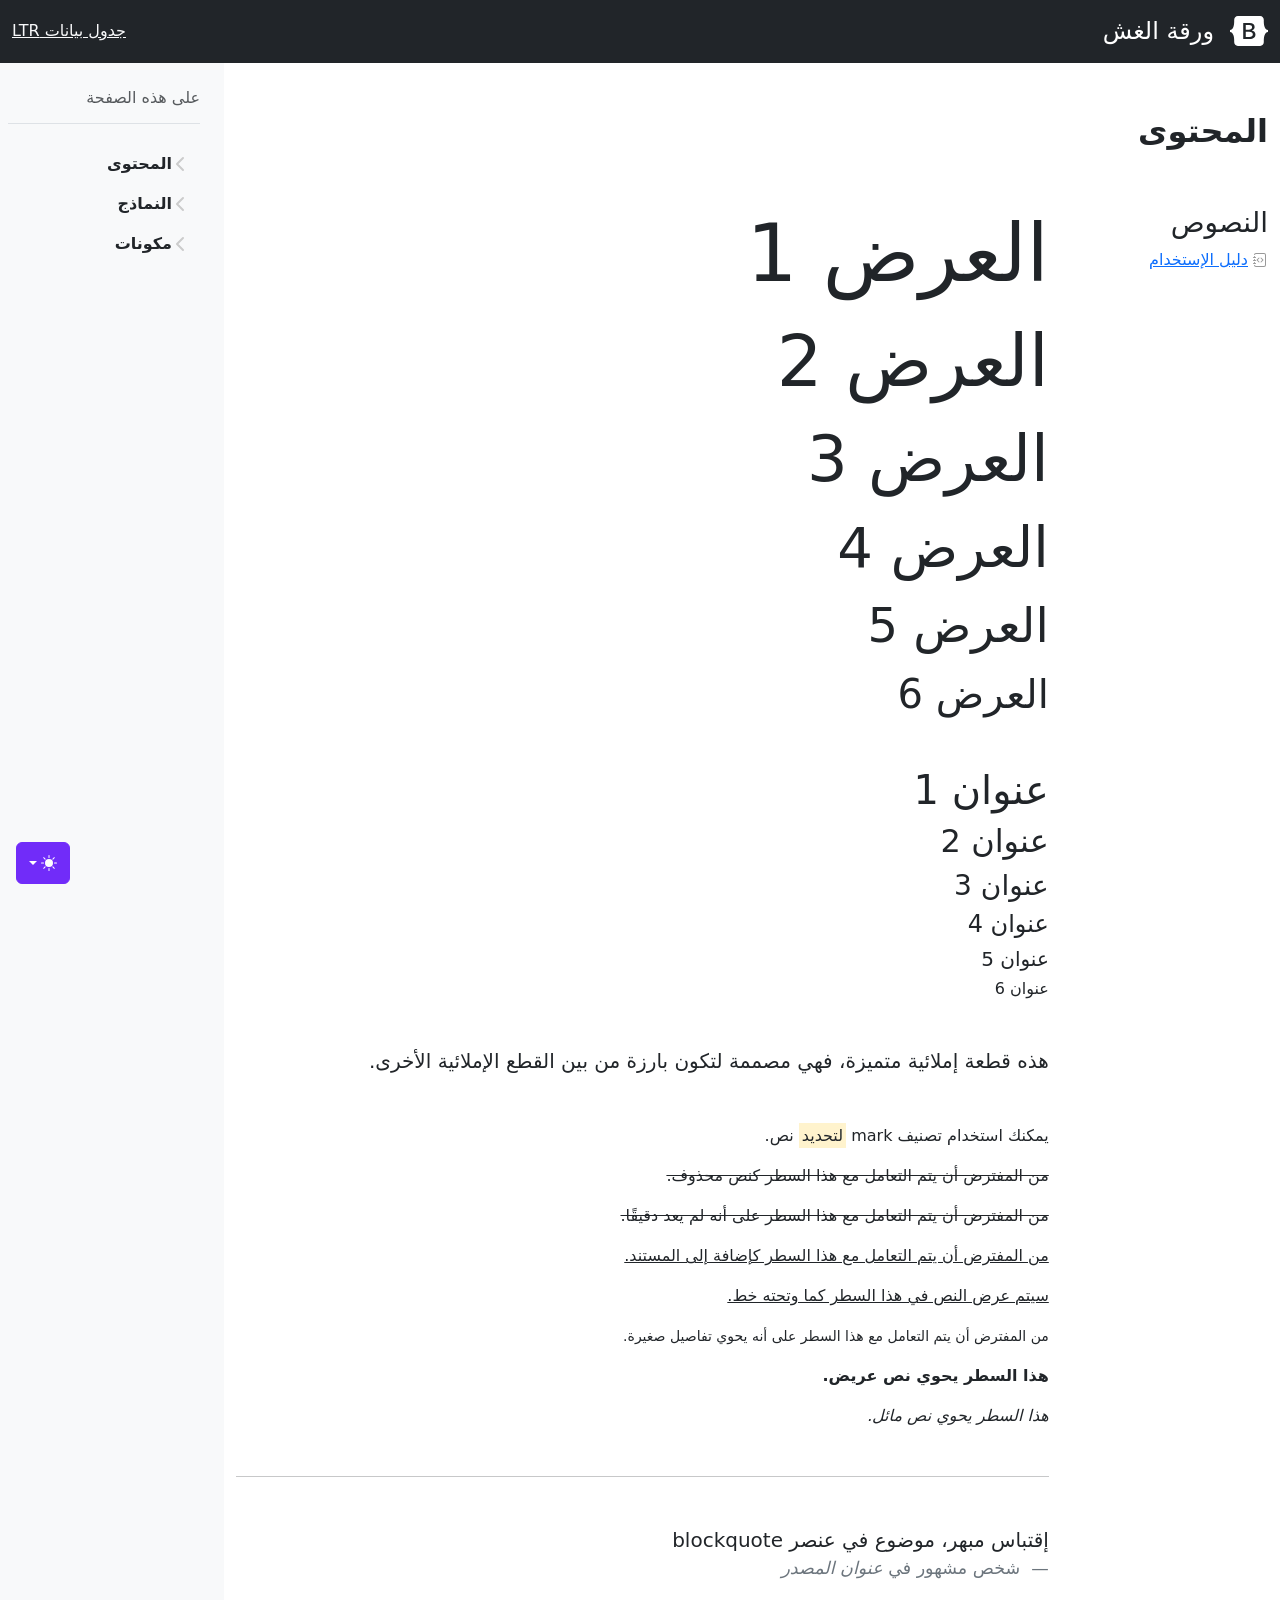
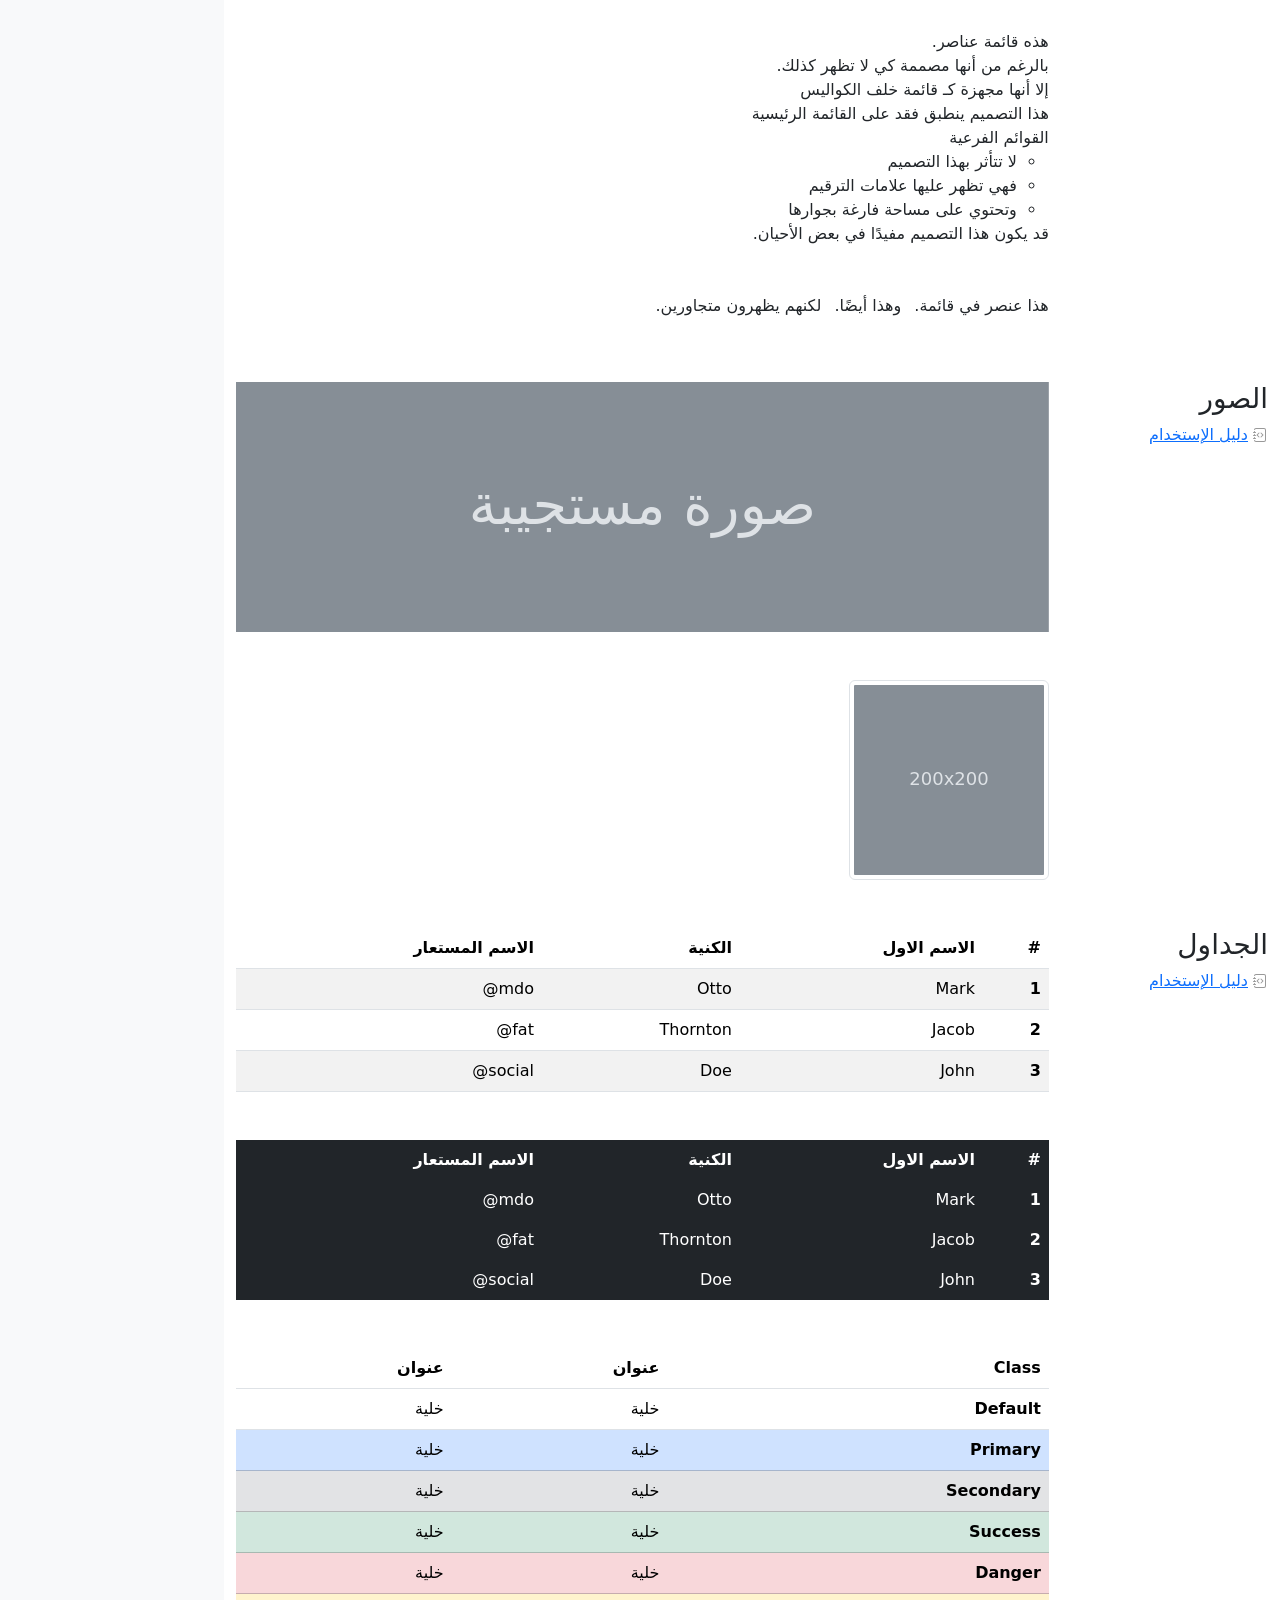
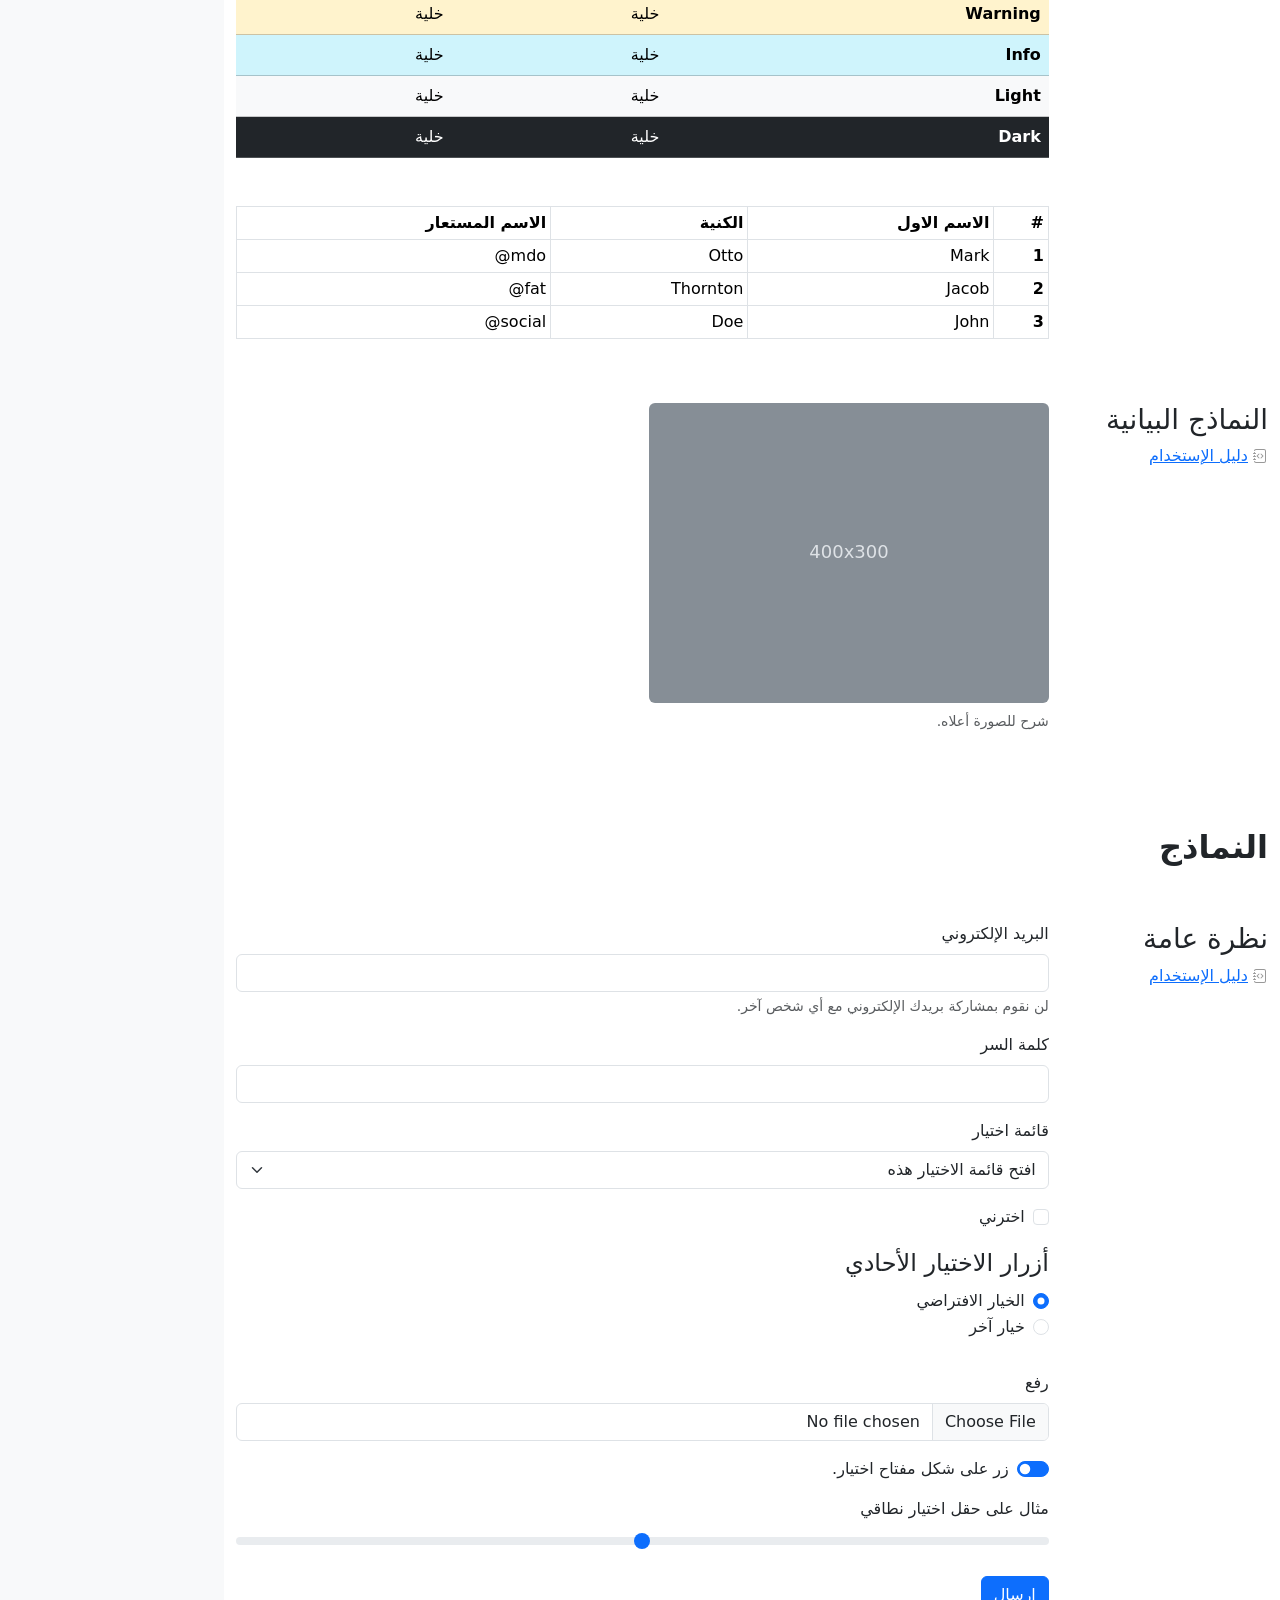
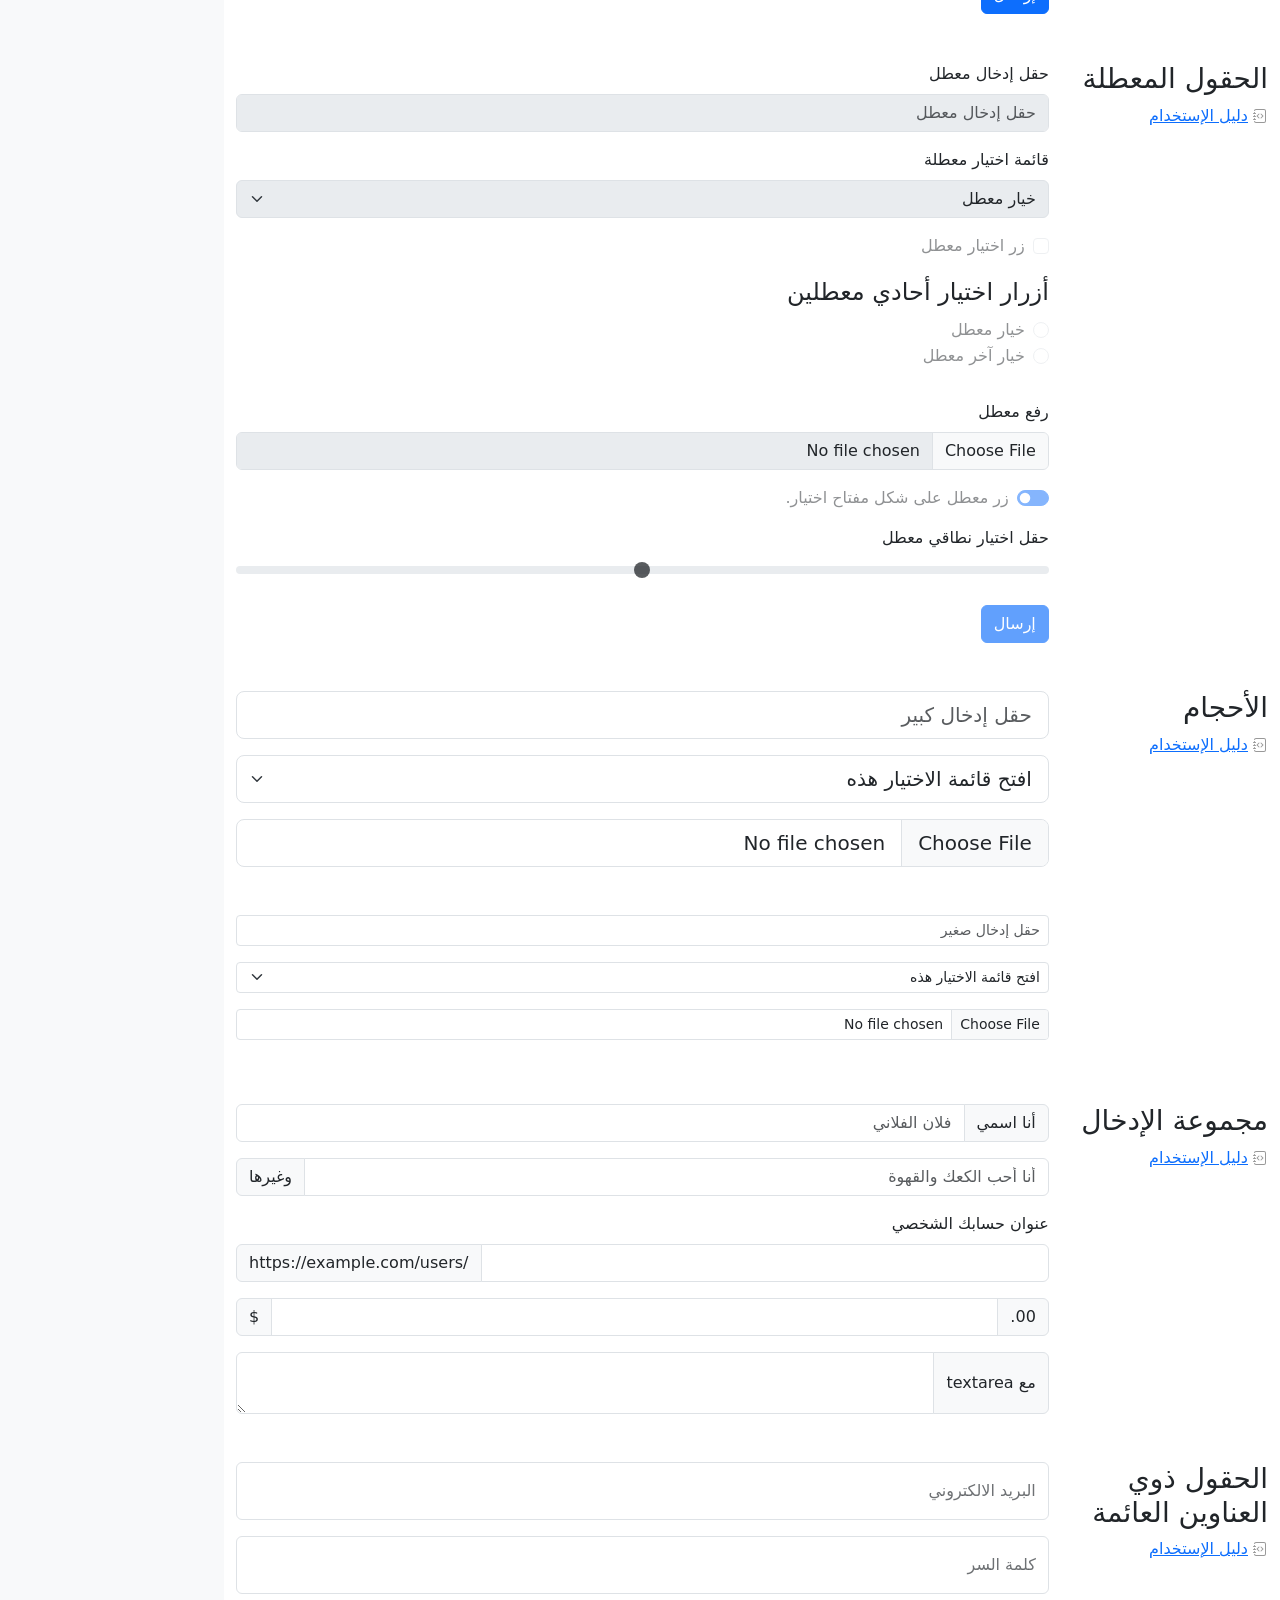
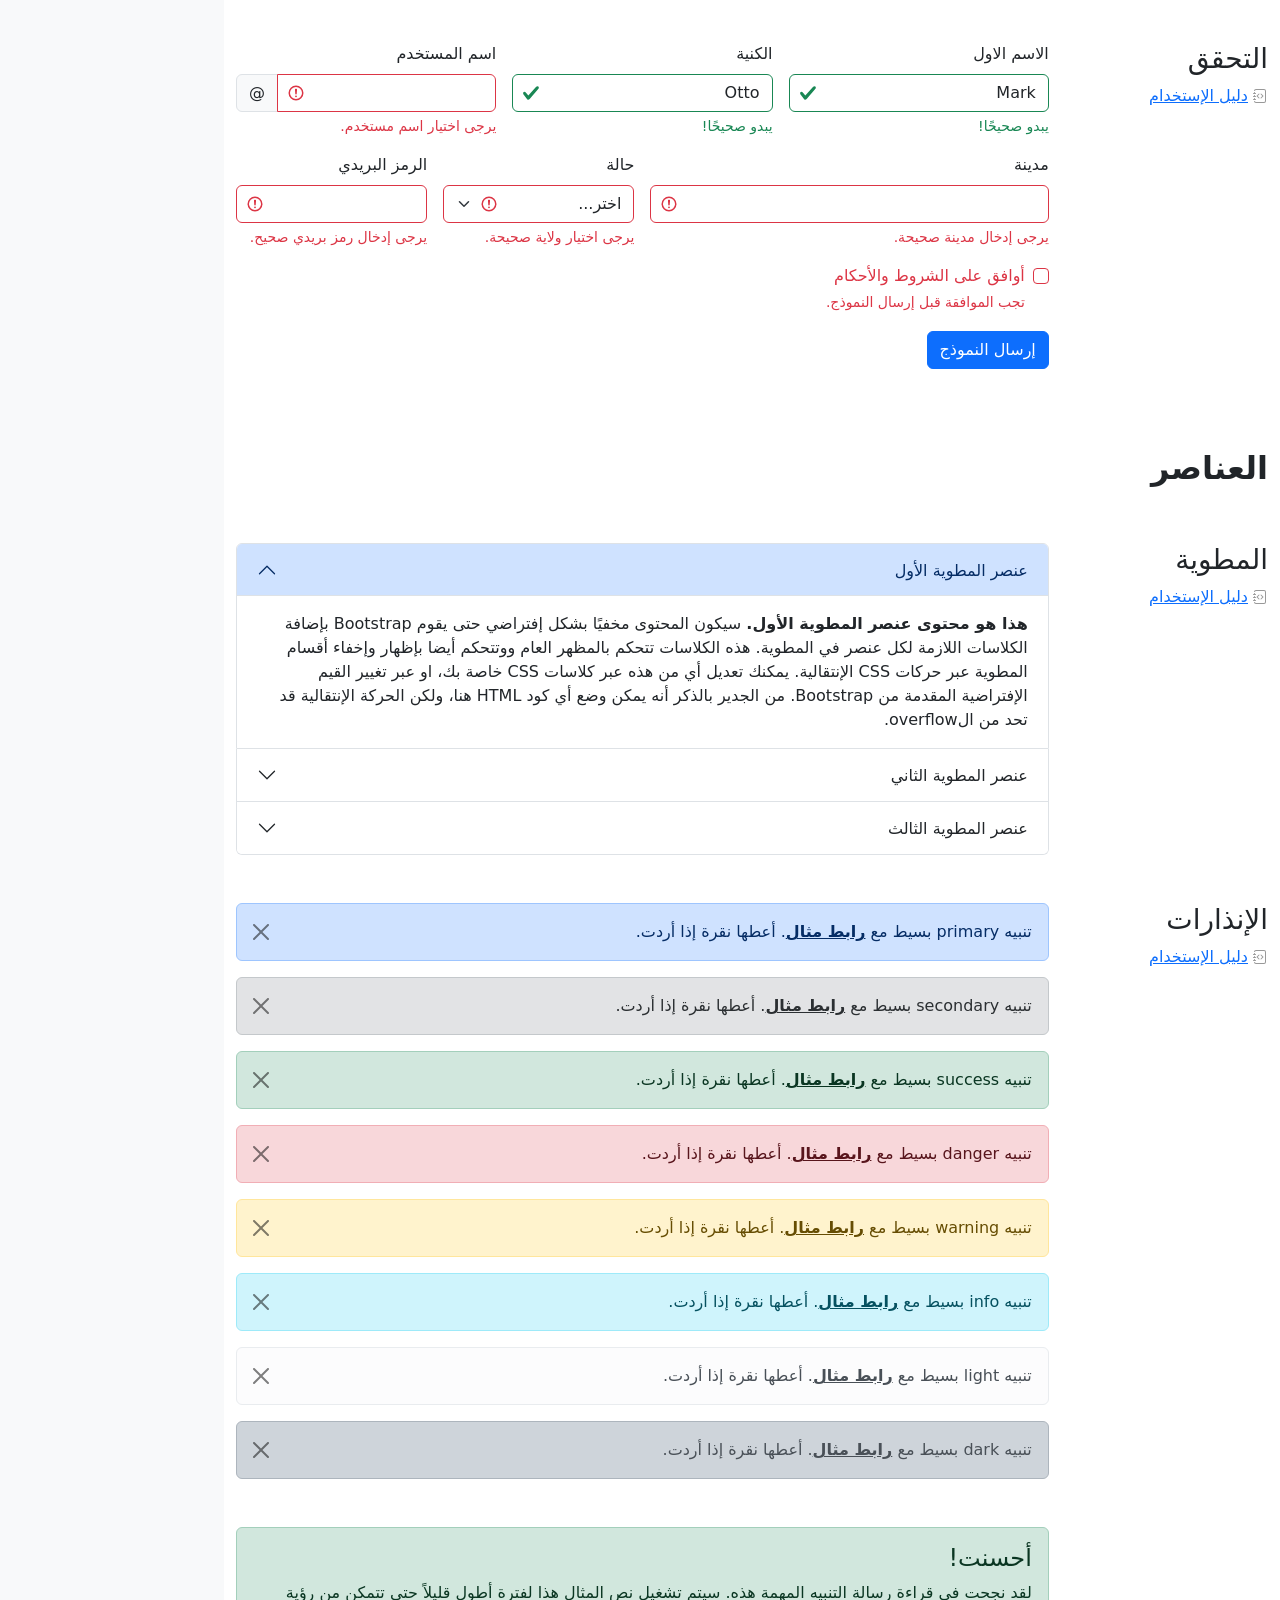
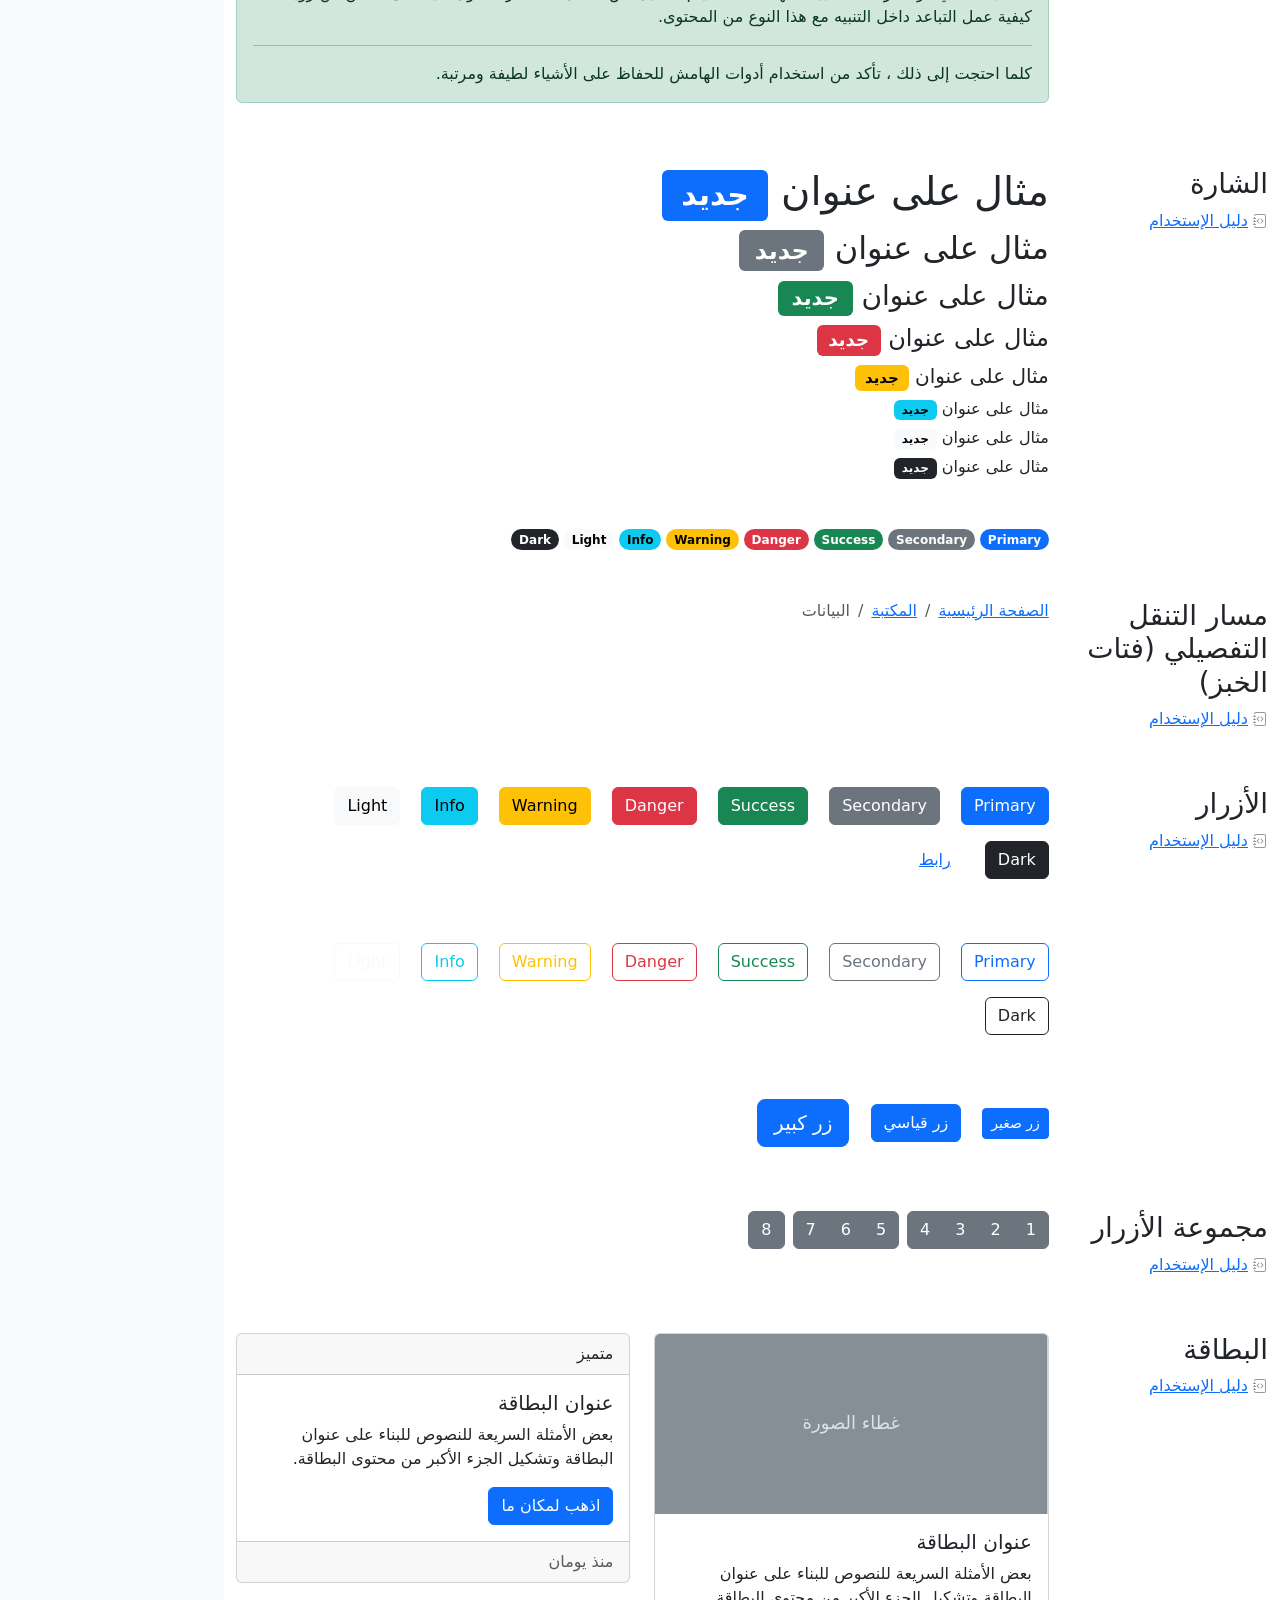
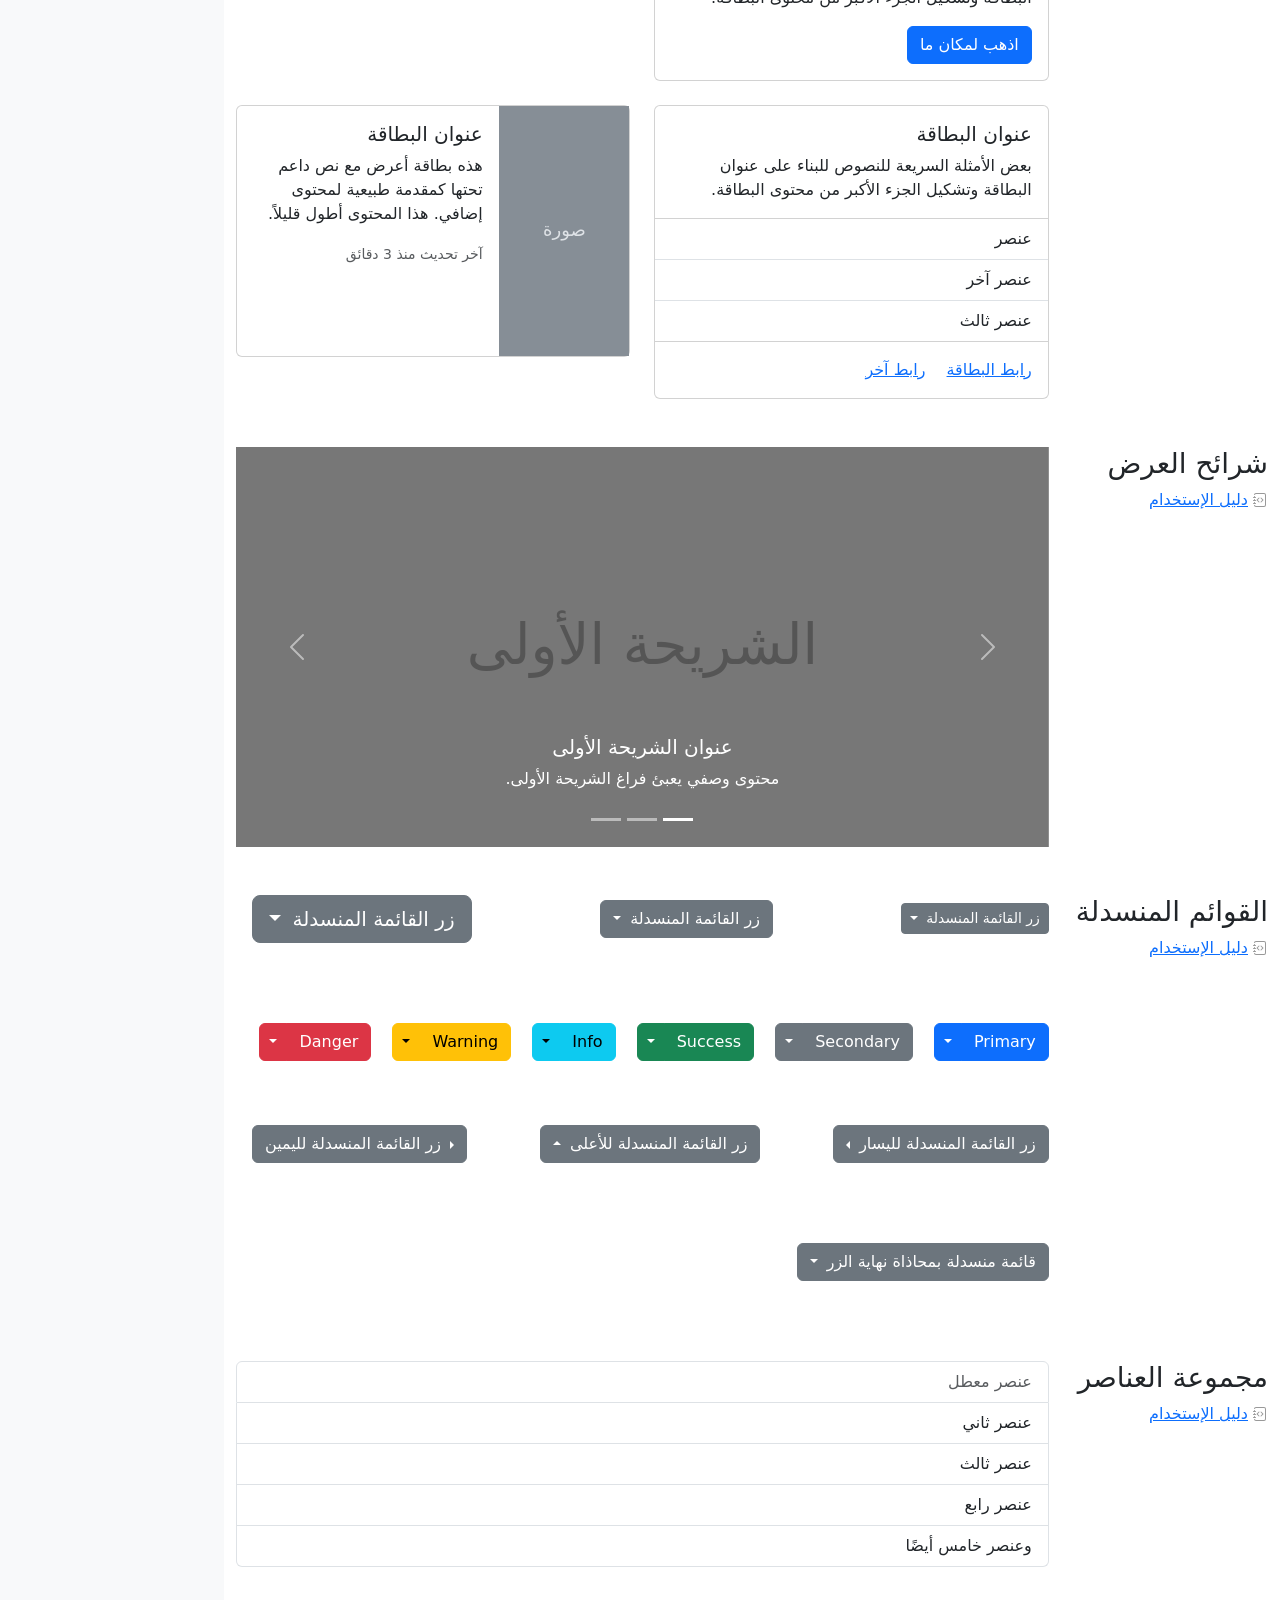
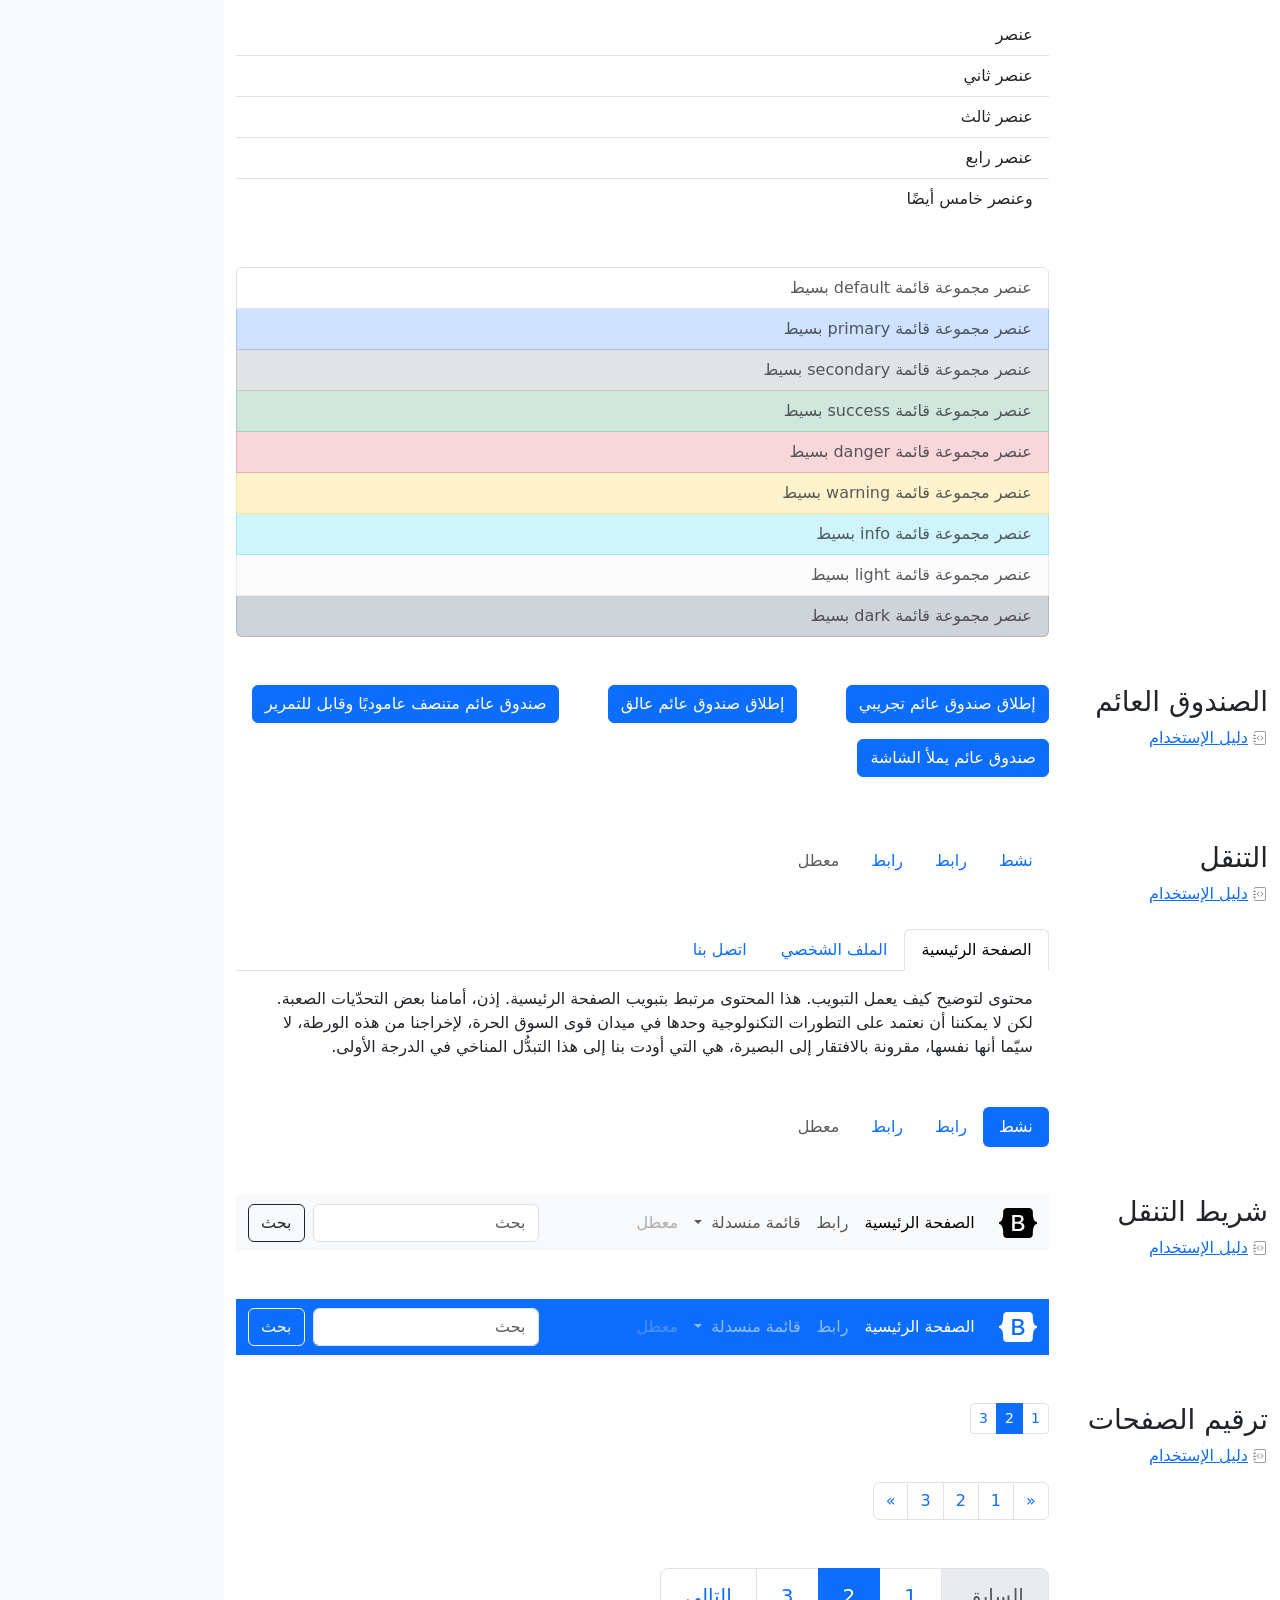
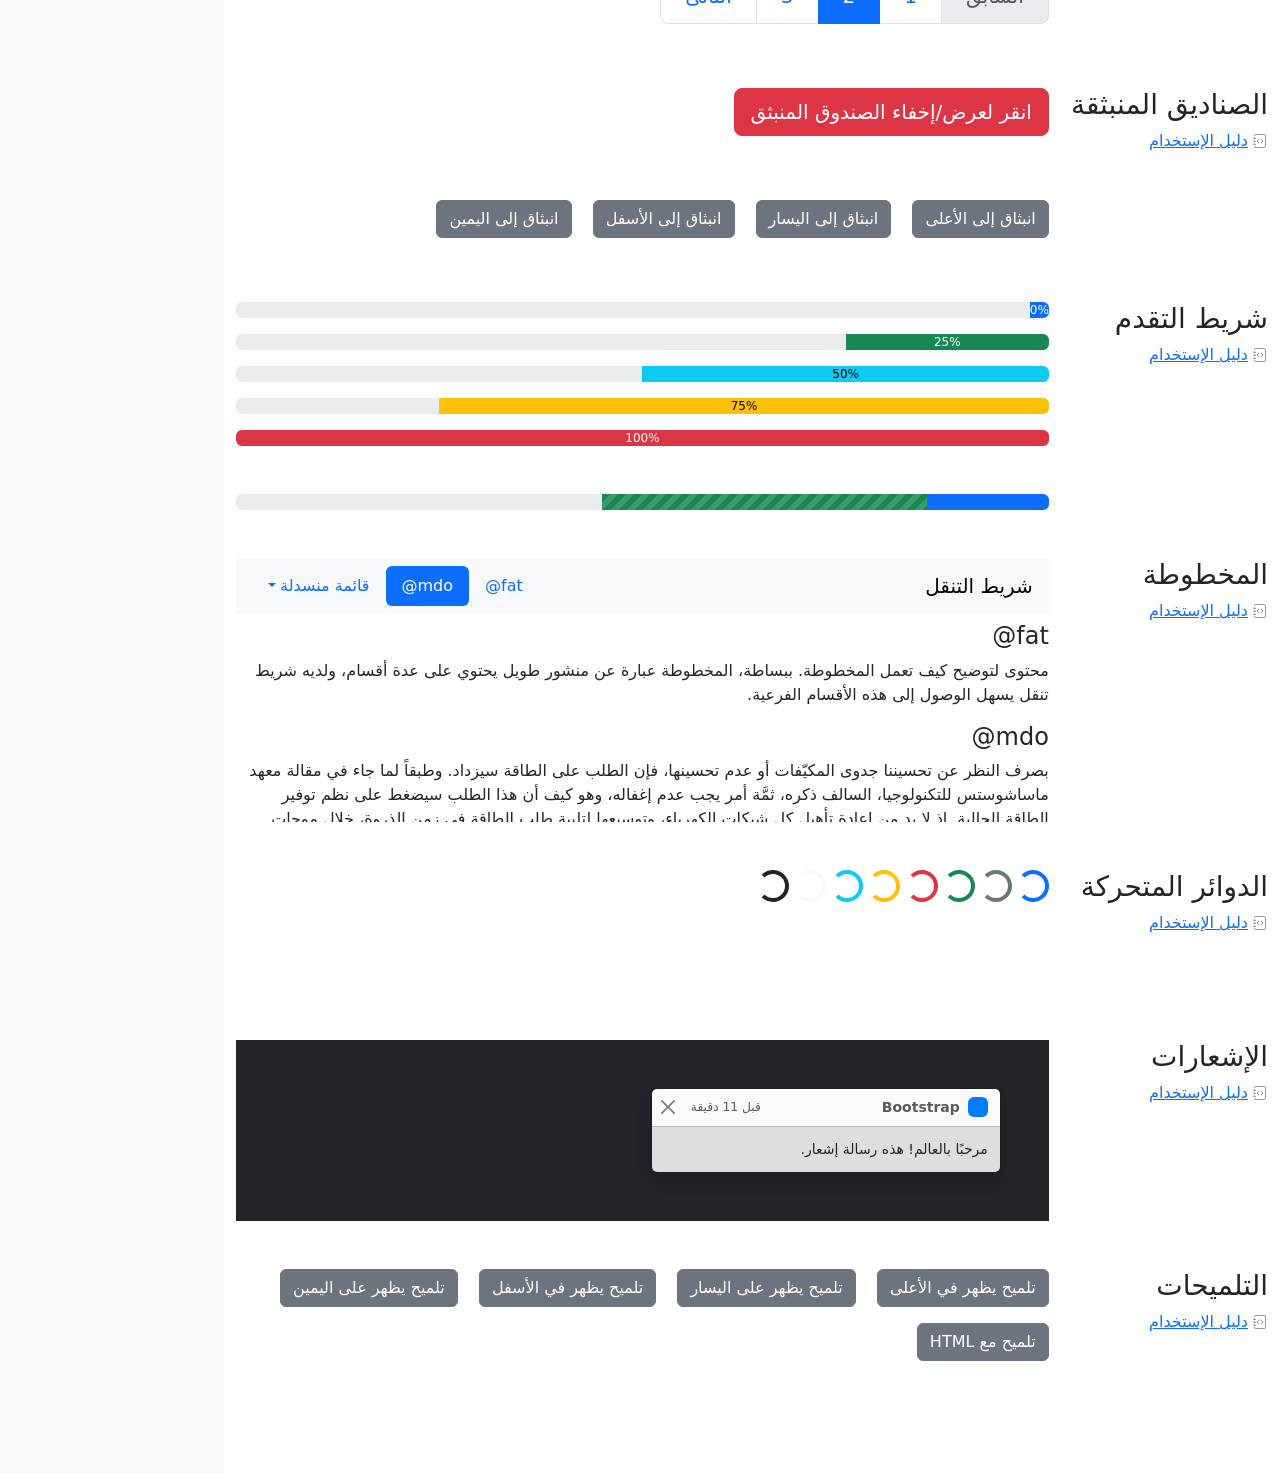
<file: Academy-Cinemas/bootstrap-5.3.8-examples/cheatsheet-rtl/index.html>
<!doctype html>
<html lang="ar" dir="rtl" data-bs-theme="auto">
  <head>
    <meta charset="utf-8" />
    <meta name="viewport" content="width=device-width, initial-scale=1" />
    <meta name="description" content="" />
    <meta
      name="author"
      content="Mark Otto, Jacob Thornton, and Bootstrap contributors"
    />
    <meta name="generator" content="Astro v5.13.2" />
    <title>ورقة الغش · Bootstrap v5.3</title>
    <link
      rel="canonical"
      href="https://getbootstrap.com/docs/5.3/examples/cheatsheet-rtl/"
    />
    <script src="../assets/js/color-modes.js"></script>
    <link href="../assets/dist/css/bootstrap.rtl.min.css" rel="stylesheet" />
    <meta name="theme-color" content="#712cf9" />
    <link href="../cheatsheet/cheatsheet.rtl.css" rel="stylesheet" />
    <style>
      .bd-placeholder-img {
        font-size: 1.125rem;
        text-anchor: middle;
        -webkit-user-select: none;
        -moz-user-select: none;
        user-select: none;
      }
      @media (min-width: 768px) {
        .bd-placeholder-img-lg {
          font-size: 3.5rem;
        }
      }
      .b-example-divider {
        width: 100%;
        height: 3rem;
        background-color: #0000001a;
        border: solid rgba(0, 0, 0, 0.15);
        border-width: 1px 0;
        box-shadow:
          inset 0 0.5em 1.5em #0000001a,
          inset 0 0.125em 0.5em #00000026;
      }
      .b-example-vr {
        flex-shrink: 0;
        width: 1.5rem;
        height: 100vh;
      }
      .bi {
        vertical-align: -0.125em;
        fill: currentColor;
      }
      .nav-scroller {
        position: relative;
        z-index: 2;
        height: 2.75rem;
        overflow-y: hidden;
      }
      .nav-scroller .nav {
        display: flex;
        flex-wrap: nowrap;
        padding-bottom: 1rem;
        margin-top: -1px;
        overflow-x: auto;
        text-align: center;
        white-space: nowrap;
        -webkit-overflow-scrolling: touch;
      }
      .btn-bd-primary {
        --bd-violet-bg: #712cf9;
        --bd-violet-rgb: 112.520718, 44.062154, 249.437846;
        --bs-btn-font-weight: 600;
        --bs-btn-color: var(--bs-white);
        --bs-btn-bg: var(--bd-violet-bg);
        --bs-btn-border-color: var(--bd-violet-bg);
        --bs-btn-hover-color: var(--bs-white);
        --bs-btn-hover-bg: #6528e0;
        --bs-btn-hover-border-color: #6528e0;
        --bs-btn-focus-shadow-rgb: var(--bd-violet-rgb);
        --bs-btn-active-color: var(--bs-btn-hover-color);
        --bs-btn-active-bg: #5a23c8;
        --bs-btn-active-border-color: #5a23c8;
      }
      .bd-mode-toggle {
        z-index: 1500;
      }
      .bd-mode-toggle .bi {
        width: 1em;
        height: 1em;
      }
      .bd-mode-toggle .dropdown-menu .active .bi {
        display: block !important;
      }
    </style>
  </head>
  <body class="bg-body-tertiary">
    <svg xmlns="http://www.w3.org/2000/svg" class="d-none">
      <symbol id="check2" viewBox="0 0 16 16">
        <path
          d="M13.854 3.646a.5.5 0 0 1 0 .708l-7 7a.5.5 0 0 1-.708 0l-3.5-3.5a.5.5 0 1 1 .708-.708L6.5 10.293l6.646-6.647a.5.5 0 0 1 .708 0z"
        ></path>
      </symbol>
      <symbol id="circle-half" viewBox="0 0 16 16">
        <path
          d="M8 15A7 7 0 1 0 8 1v14zm0 1A8 8 0 1 1 8 0a8 8 0 0 1 0 16z"
        ></path>
      </symbol>
      <symbol id="moon-stars-fill" viewBox="0 0 16 16">
        <path
          d="M6 .278a.768.768 0 0 1 .08.858 7.208 7.208 0 0 0-.878 3.46c0 4.021 3.278 7.277 7.318 7.277.527 0 1.04-.055 1.533-.16a.787.787 0 0 1 .81.316.733.733 0 0 1-.031.893A8.349 8.349 0 0 1 8.344 16C3.734 16 0 12.286 0 7.71 0 4.266 2.114 1.312 5.124.06A.752.752 0 0 1 6 .278z"
        ></path>
        <path
          d="M10.794 3.148a.217.217 0 0 1 .412 0l.387 1.162c.173.518.579.924 1.097 1.097l1.162.387a.217.217 0 0 1 0 .412l-1.162.387a1.734 1.734 0 0 0-1.097 1.097l-.387 1.162a.217.217 0 0 1-.412 0l-.387-1.162A1.734 1.734 0 0 0 9.31 6.593l-1.162-.387a.217.217 0 0 1 0-.412l1.162-.387a1.734 1.734 0 0 0 1.097-1.097l.387-1.162zM13.863.099a.145.145 0 0 1 .274 0l.258.774c.115.346.386.617.732.732l.774.258a.145.145 0 0 1 0 .274l-.774.258a1.156 1.156 0 0 0-.732.732l-.258.774a.145.145 0 0 1-.274 0l-.258-.774a1.156 1.156 0 0 0-.732-.732l-.774-.258a.145.145 0 0 1 0-.274l.774-.258c.346-.115.617-.386.732-.732L13.863.1z"
        ></path>
      </symbol>
      <symbol id="sun-fill" viewBox="0 0 16 16">
        <path
          d="M8 12a4 4 0 1 0 0-8 4 4 0 0 0 0 8zM8 0a.5.5 0 0 1 .5.5v2a.5.5 0 0 1-1 0v-2A.5.5 0 0 1 8 0zm0 13a.5.5 0 0 1 .5.5v2a.5.5 0 0 1-1 0v-2A.5.5 0 0 1 8 13zm8-5a.5.5 0 0 1-.5.5h-2a.5.5 0 0 1 0-1h2a.5.5 0 0 1 .5.5zM3 8a.5.5 0 0 1-.5.5h-2a.5.5 0 0 1 0-1h2A.5.5 0 0 1 3 8zm10.657-5.657a.5.5 0 0 1 0 .707l-1.414 1.415a.5.5 0 1 1-.707-.708l1.414-1.414a.5.5 0 0 1 .707 0zm-9.193 9.193a.5.5 0 0 1 0 .707L3.05 13.657a.5.5 0 0 1-.707-.707l1.414-1.414a.5.5 0 0 1 .707 0zm9.193 2.121a.5.5 0 0 1-.707 0l-1.414-1.414a.5.5 0 0 1 .707-.707l1.414 1.414a.5.5 0 0 1 0 .707zM4.464 4.465a.5.5 0 0 1-.707 0L2.343 3.05a.5.5 0 1 1 .707-.707l1.414 1.414a.5.5 0 0 1 0 .708z"
        ></path>
      </symbol>
    </svg>
    <div
      class="dropdown position-fixed bottom-0 end-0 mb-3 me-3 bd-mode-toggle"
    >
      <button
        class="btn btn-bd-primary py-2 dropdown-toggle d-flex align-items-center"
        id="bd-theme"
        type="button"
        aria-expanded="false"
        data-bs-toggle="dropdown"
        aria-label="Toggle theme (auto)"
      >
        <svg class="bi my-1 theme-icon-active" aria-hidden="true">
          <use href="#circle-half"></use>
        </svg>
        <span class="visually-hidden" id="bd-theme-text">Toggle theme</span>
      </button>
      <ul
        class="dropdown-menu dropdown-menu-end shadow"
        aria-labelledby="bd-theme-text"
      >
        <li>
          <button
            type="button"
            class="dropdown-item d-flex align-items-center"
            data-bs-theme-value="light"
            aria-pressed="false"
          >
            <svg class="bi me-2 opacity-50" aria-hidden="true">
              <use href="#sun-fill"></use>
            </svg>
            Light
            <svg class="bi ms-auto d-none" aria-hidden="true">
              <use href="#check2"></use>
            </svg>
          </button>
        </li>
        <li>
          <button
            type="button"
            class="dropdown-item d-flex align-items-center"
            data-bs-theme-value="dark"
            aria-pressed="false"
          >
            <svg class="bi me-2 opacity-50" aria-hidden="true">
              <use href="#moon-stars-fill"></use>
            </svg>
            Dark
            <svg class="bi ms-auto d-none" aria-hidden="true">
              <use href="#check2"></use>
            </svg>
          </button>
        </li>
        <li>
          <button
            type="button"
            class="dropdown-item d-flex align-items-center active"
            data-bs-theme-value="auto"
            aria-pressed="true"
          >
            <svg class="bi me-2 opacity-50" aria-hidden="true">
              <use href="#circle-half"></use>
            </svg>
            Auto
            <svg class="bi ms-auto d-none" aria-hidden="true">
              <use href="#check2"></use>
            </svg>
          </button>
        </li>
      </ul>
    </div>
    <header
      class="bd-header bg-dark py-3 d-flex align-items-stretch border-bottom border-dark"
    >
      <div class="container-fluid d-flex align-items-center">
        <h1 class="d-flex align-items-center fs-4 text-white mb-0">
          <img
            src="../assets/brand/bootstrap-logo-white.svg"
            width="38"
            height="30"
            class="me-3"
            alt="Bootstrap"
          />
          ورقة الغش
        </h1>
        <a
          href="../examples/cheatsheet/"
          class="ms-auto link-light"
          hreflang="en"
          >جدول بيانات LTR</a
        >
      </div>
    </header>
    <aside
      class="bd-aside sticky-xl-top text-body-secondary align-self-start mb-3 mb-xl-5 px-2"
    >
      <h2 class="h6 pt-4 pb-3 mb-4 border-bottom">على هذه الصفحة</h2>
      <nav class="small" id="toc">
        <ul class="list-unstyled">
          <li class="my-2">
            <button
              type="button"
              class="btn d-inline-flex align-items-center collapsed border-0"
              data-bs-toggle="collapse"
              aria-expanded="false"
              data-bs-target="#contents-collapse"
              aria-controls="contents-collapse"
            >
              المحتوى
            </button>
            <ul class="list-unstyled ps-3 collapse" id="contents-collapse">
              <li>
                <a
                  class="d-inline-flex align-items-center rounded text-decoration-none"
                  href="#typography"
                  >النصوص</a
                >
              </li>
              <li>
                <a
                  class="d-inline-flex align-items-center rounded text-decoration-none"
                  href="#images"
                  >الصور</a
                >
              </li>
              <li>
                <a
                  class="d-inline-flex align-items-center rounded text-decoration-none"
                  href="#tables"
                  >الجداول</a
                >
              </li>
              <li>
                <a
                  class="d-inline-flex align-items-center rounded text-decoration-none"
                  href="#figures"
                  >النماذج البيانية</a
                >
              </li>
            </ul>
          </li>
          <li class="my-2">
            <button
              type="button"
              class="btn d-inline-flex align-items-center collapsed border-0"
              data-bs-toggle="collapse"
              aria-expanded="false"
              data-bs-target="#forms-collapse"
              aria-controls="forms-collapse"
            >
              النماذج
            </button>
            <ul class="list-unstyled ps-3 collapse" id="forms-collapse">
              <li>
                <a
                  class="d-inline-flex align-items-center rounded text-decoration-none"
                  href="#overview"
                  >نظرة عامة</a
                >
              </li>
              <li>
                <a
                  class="d-inline-flex align-items-center rounded text-decoration-none"
                  href="#disabled-forms"
                  >الحقول المعطلة</a
                >
              </li>
              <li>
                <a
                  class="d-inline-flex align-items-center rounded text-decoration-none"
                  href="#sizing"
                  >الأحجام</a
                >
              </li>
              <li>
                <a
                  class="d-inline-flex align-items-center rounded text-decoration-none"
                  href="#input-group"
                  >مجموعة الإدخال</a
                >
              </li>
              <li>
                <a
                  class="d-inline-flex align-items-center rounded text-decoration-none"
                  href="#floating-labels"
                  >الحقول ذوي العناوين العائمة</a
                >
              </li>
              <li>
                <a
                  class="d-inline-flex align-items-center rounded text-decoration-none"
                  href="#validation"
                  >التحقق</a
                >
              </li>
            </ul>
          </li>
          <li class="my-2">
            <button
              type="button"
              class="btn d-inline-flex align-items-center collapsed border-0"
              data-bs-toggle="collapse"
              aria-expanded="false"
              data-bs-target="#components-collapse"
              aria-controls="components-collapse"
            >
              مكونات
            </button>
            <ul class="list-unstyled ps-3 collapse" id="components-collapse">
              <li>
                <a
                  class="d-inline-flex align-items-center rounded text-decoration-none"
                  href="#accordion"
                  >المطوية</a
                >
              </li>
              <li>
                <a
                  class="d-inline-flex align-items-center rounded text-decoration-none"
                  href="#alerts"
                  >الإنذارات</a
                >
              </li>
              <li>
                <a
                  class="d-inline-flex align-items-center rounded text-decoration-none"
                  href="#badge"
                  >الشارة</a
                >
              </li>
              <li>
                <a
                  class="d-inline-flex align-items-center rounded text-decoration-none"
                  href="#breadcrumb"
                  >مسار التنقل التفصيلي</a
                >
              </li>
              <li>
                <a
                  class="d-inline-flex align-items-center rounded text-decoration-none"
                  href="#buttons"
                  >الأزرار</a
                >
              </li>
              <li>
                <a
                  class="d-inline-flex align-items-center rounded text-decoration-none"
                  href="#button-group"
                  >مجموعة الأزرار</a
                >
              </li>
              <li>
                <a
                  class="d-inline-flex align-items-center rounded text-decoration-none"
                  href="#card"
                  >البطاقة</a
                >
              </li>
              <li>
                <a
                  class="d-inline-flex align-items-center rounded text-decoration-none"
                  href="#carousel"
                  >شرائح العرض</a
                >
              </li>
              <li>
                <a
                  class="d-inline-flex align-items-center rounded text-decoration-none"
                  href="#dropdowns"
                  >القوائم المنسدلة</a
                >
              </li>
              <li>
                <a
                  class="d-inline-flex align-items-center rounded text-decoration-none"
                  href="#list-group"
                  >مجموعة العناصر</a
                >
              </li>
              <li>
                <a
                  class="d-inline-flex align-items-center rounded text-decoration-none"
                  href="#modal"
                  >الصندوق العائم</a
                >
              </li>
              <li>
                <a
                  class="d-inline-flex align-items-center rounded text-decoration-none"
                  href="#navs"
                  >التنقل</a
                >
              </li>
              <li>
                <a
                  class="d-inline-flex align-items-center rounded text-decoration-none"
                  href="#navbar"
                  >شريط التنقل</a
                >
              </li>
              <li>
                <a
                  class="d-inline-flex align-items-center rounded text-decoration-none"
                  href="#pagination"
                  >ترقيم الصفحات</a
                >
              </li>
              <li>
                <a
                  class="d-inline-flex align-items-center rounded text-decoration-none"
                  href="#popovers"
                  >الصناديق المنبثقة</a
                >
              </li>
              <li>
                <a
                  class="d-inline-flex align-items-center rounded text-decoration-none"
                  href="#progress"
                  >شريط التقدم</a
                >
              </li>
              <li>
                <a
                  class="d-inline-flex align-items-center rounded text-decoration-none"
                  href="#scrollspy"
                  >المخطوطة</a
                >
              </li>
              <li>
                <a
                  class="d-inline-flex align-items-center rounded text-decoration-none"
                  href="#spinners"
                  >الدوائر المتحركة</a
                >
              </li>
              <li>
                <a
                  class="d-inline-flex align-items-center rounded text-decoration-none"
                  href="#toasts"
                  >الإشعارات</a
                >
              </li>
              <li>
                <a
                  class="d-inline-flex align-items-center rounded text-decoration-none"
                  href="#tooltips"
                  >التلميحات</a
                >
              </li>
            </ul>
          </li>
        </ul>
      </nav>
    </aside>
    <main class="bd-cheatsheet container-fluid bg-body">
      <section id="content">
        <h2 class="sticky-xl-top fw-bold pt-3 pt-xl-5 pb-2 pb-xl-3">المحتوى</h2>
        <article class="my-3" id="typography">
          <div
            class="bd-heading sticky-xl-top align-self-start mt-5 mb-3 mt-xl-0 mb-xl-2"
          >
            <h3>النصوص</h3>
            <a
              class="d-flex align-items-center"
              hreflang="en"
              href="../content/typography"
              >دليل الإستخدام</a
            >
          </div>
          <div>
            <div class="bd-example-snippet bd-code-snippet">
              <div class="bd-example m-0 border-0">
                <p class="display-1">العرض 1</p>
                <p class="display-2">العرض 2</p>
                <p class="display-3">العرض 3</p>
                <p class="display-4">العرض 4</p>
                <p class="display-5">العرض 5</p>
                <p class="display-6">العرض 6</p>
              </div>
            </div>
            <div class="bd-example-snippet bd-code-snippet">
              <div class="bd-example m-0 border-0">
                <p class="h1">عنوان 1</p>
                <p class="h2">عنوان 2</p>
                <p class="h3">عنوان 3</p>
                <p class="h4">عنوان 4</p>
                <p class="h5">عنوان 5</p>
                <p class="h6">عنوان 6</p>
              </div>
            </div>
            <div class="bd-example-snippet bd-code-snippet">
              <div class="bd-example m-0 border-0">
                <p class="lead">
                  هذه قطعة إملائية متميزة، فهي مصممة لتكون بارزة من بين القطع
                  الإملائية الأخرى.
                </p>
              </div>
            </div>
            <div class="bd-example-snippet bd-code-snippet">
              <div class="bd-example m-0 border-0">
                <p>يمكنك استخدام تصنيف mark <mark>لتحديد</mark> نص.</p>
                <p>
                  <del>من المفترض أن يتم التعامل مع هذا السطر كنص محذوف.</del>
                </p>
                <p>
                  <s
                    >من المفترض أن يتم التعامل مع هذا السطر على أنه لم يعد
                    دقيقًا.</s
                  >
                </p>
                <p>
                  <ins
                    >من المفترض أن يتم التعامل مع هذا السطر كإضافة إلى
                    المستند.</ins
                  >
                </p>
                <p><u>سيتم عرض النص في هذا السطر كما وتحته خط.</u></p>
                <p>
                  <small
                    >من المفترض أن يتم التعامل مع هذا السطر على أنه يحوي تفاصيل
                    صغيرة.</small
                  >
                </p>
                <p><strong>هذا السطر يحوي نص عريض.</strong></p>
                <p><em>هذا السطر يحوي نص مائل.</em></p>
              </div>
            </div>
            <div class="bd-example-snippet bd-code-snippet">
              <div class="bd-example m-0 border-0">
                <hr />
              </div>
            </div>
            <div class="bd-example-snippet bd-code-snippet">
              <div class="bd-example m-0 border-0">
                <blockquote class="blockquote">
                  <p>إقتباس مبهر، موضوع في عنصر blockquote</p>
                  <footer class="blockquote-footer">
                    شخص مشهور في
                    <cite title="عنوان المصدر"> عنوان المصدر </cite>
                  </footer>
                </blockquote>
              </div>
            </div>
            <div class="bd-example-snippet bd-code-snippet">
              <div class="bd-example m-0 border-0">
                <ul class="list-unstyled">
                  <li>هذه قائمة عناصر.</li>
                  <li>بالرغم من أنها مصممة كي لا تظهر كذلك.</li>
                  <li>إلا أنها مجهزة كـ قائمة خلف الكواليس</li>
                  <li>هذا التصميم ينطبق فقد على القائمة الرئيسية</li>
                  <li>
                    القوائم الفرعية
                    <ul>
                      <li>لا تتأثر بهذا التصميم</li>
                      <li>فهي تظهر عليها علامات الترقيم</li>
                      <li>وتحتوي على مساحة فارغة بجوارها</li>
                    </ul>
                  </li>
                  <li>قد يكون هذا التصميم مفيدًا في بعض الأحيان.</li>
                </ul>
              </div>
            </div>
            <div class="bd-example-snippet bd-code-snippet">
              <div class="bd-example m-0 border-0">
                <ul class="list-inline">
                  <li class="list-inline-item">هذا عنصر في قائمة.</li>
                  <li class="list-inline-item">وهذا أيضًا.</li>
                  <li class="list-inline-item">لكنهم يظهرون متجاورين.</li>
                </ul>
              </div>
            </div>
          </div>
        </article>
        <article class="my-3" id="images">
          <div
            class="bd-heading sticky-xl-top align-self-start mt-5 mb-3 mt-xl-0 mb-xl-2"
          >
            <h3>الصور</h3>
            <a
              class="d-flex align-items-center"
              hreflang="en"
              href="../content/images"
              >دليل الإستخدام</a
            >
          </div>
          <div>
            <div class="bd-example-snippet bd-code-snippet">
              <div class="bd-example m-0 border-0">
                <svg
                  aria-label="Placeholder: صورة مستجيبة"
                  class="bd-placeholder-img bd-placeholder-img-lg img-fluid"
                  height="250"
                  preserveAspectRatio="xMidYMid slice"
                  role="img"
                  width="100%"
                  xmlns="http://www.w3.org/2000/svg"
                >
                  <title>Placeholder</title>
                  <rect width="100%" height="100%" fill="#868e96" />
                  <text x="50%" y="50%" fill="#dee2e6" dy=".3em">
                    صورة مستجيبة
                  </text>
                </svg>
              </div>
            </div>
            <div class="bd-example-snippet bd-code-snippet">
              <div class="bd-example m-0 border-0">
                <svg
                  aria-label="صورة عنصر نائب مربع عام مع حدود بيضاء حولها ، مما يجعلها تشبه صورة تم التقاطها بكاميرا فورية قديمة: 200x200"
                  class="bd-placeholder-img img-thumbnail"
                  height="200"
                  preserveAspectRatio="xMidYMid slice"
                  role="img"
                  width="200"
                  xmlns="http://www.w3.org/2000/svg"
                >
                  <title>
                    صورة عنصر نائب مربع عام مع حدود بيضاء حولها ، مما يجعلها
                    تشبه صورة تم التقاطها بكاميرا فورية قديمة
                  </title>
                  <rect width="100%" height="100%" fill="#868e96" />
                  <text x="50%" y="50%" fill="#dee2e6" dy=".3em">200x200</text>
                </svg>
              </div>
            </div>
          </div>
        </article>
        <article class="my-3" id="tables">
          <div
            class="bd-heading sticky-xl-top align-self-start mt-5 mb-3 mt-xl-0 mb-xl-2"
          >
            <h3>الجداول</h3>
            <a
              class="d-flex align-items-center"
              hreflang="en"
              href="../content/tables"
              >دليل الإستخدام</a
            >
          </div>
          <div>
            <div class="bd-example-snippet bd-code-snippet">
              <div class="bd-example m-0 border-0">
                <table class="table table-striped">
                  <thead>
                    <tr>
                      <th scope="col">#</th>
                      <th scope="col">الاسم الاول</th>
                      <th scope="col">الكنية</th>
                      <th scope="col">الاسم المستعار</th>
                    </tr>
                  </thead>
                  <tbody>
                    <tr>
                      <th scope="row">1</th>
                      <td>Mark</td>
                      <td>Otto</td>
                      <td><bdo lang="en" dir="ltr">@mdo</bdo></td>
                    </tr>
                    <tr>
                      <th scope="row">2</th>
                      <td>Jacob</td>
                      <td>Thornton</td>
                      <td><bdo lang="en" dir="ltr">@fat</bdo></td>
                    </tr>
                    <tr>
                      <th scope="row">3</th>
                      <td>John</td>
                      <td>Doe</td>
                      <td><bdo lang="en" dir="ltr">@social</bdo></td>
                    </tr>
                  </tbody>
                </table>
              </div>
            </div>
            <div class="bd-example-snippet bd-code-snippet">
              <div class="bd-example m-0 border-0">
                <table class="table table-dark table-borderless">
                  <thead>
                    <tr>
                      <th scope="col">#</th>
                      <th scope="col">الاسم الاول</th>
                      <th scope="col">الكنية</th>
                      <th scope="col">الاسم المستعار</th>
                    </tr>
                  </thead>
                  <tbody>
                    <tr>
                      <th scope="row">1</th>
                      <td>Mark</td>
                      <td>Otto</td>
                      <td><bdo lang="en" dir="ltr">@mdo</bdo></td>
                    </tr>
                    <tr>
                      <th scope="row">2</th>
                      <td>Jacob</td>
                      <td>Thornton</td>
                      <td><bdo lang="en" dir="ltr">@fat</bdo></td>
                    </tr>
                    <tr>
                      <th scope="row">3</th>
                      <td>John</td>
                      <td>Doe</td>
                      <td><bdo lang="en" dir="ltr">@social</bdo></td>
                    </tr>
                  </tbody>
                </table>
              </div>
            </div>
            <div class="bd-example-snippet bd-code-snippet">
              <div class="bd-example m-0 border-0">
                <table class="table table-hover">
                  <thead>
                    <tr>
                      <th scope="col">Class</th>
                      <th scope="col">عنوان</th>
                      <th scope="col">عنوان</th>
                    </tr>
                  </thead>
                  <tbody>
                    <tr>
                      <th scope="row">Default</th>
                      <td>خلية</td>
                      <td>خلية</td>
                    </tr>
                    <tr class="table-primary">
                      <th scope="row">Primary</th>
                      <td>خلية</td>
                      <td>خلية</td>
                    </tr>
                    <tr class="table-secondary">
                      <th scope="row">Secondary</th>
                      <td>خلية</td>
                      <td>خلية</td>
                    </tr>
                    <tr class="table-success">
                      <th scope="row">Success</th>
                      <td>خلية</td>
                      <td>خلية</td>
                    </tr>
                    <tr class="table-danger">
                      <th scope="row">Danger</th>
                      <td>خلية</td>
                      <td>خلية</td>
                    </tr>
                    <tr class="table-warning">
                      <th scope="row">Warning</th>
                      <td>خلية</td>
                      <td>خلية</td>
                    </tr>
                    <tr class="table-info">
                      <th scope="row">Info</th>
                      <td>خلية</td>
                      <td>خلية</td>
                    </tr>
                    <tr class="table-light">
                      <th scope="row">Light</th>
                      <td>خلية</td>
                      <td>خلية</td>
                    </tr>
                    <tr class="table-dark">
                      <th scope="row">Dark</th>
                      <td>خلية</td>
                      <td>خلية</td>
                    </tr>
                  </tbody>
                </table>
              </div>
            </div>
            <div class="bd-example-snippet bd-code-snippet">
              <div class="bd-example m-0 border-0">
                <table class="table table-sm table-bordered">
                  <thead>
                    <tr>
                      <th scope="col">#</th>
                      <th scope="col">الاسم الاول</th>
                      <th scope="col">الكنية</th>
                      <th scope="col">الاسم المستعار</th>
                    </tr>
                  </thead>
                  <tbody>
                    <tr>
                      <th scope="row">1</th>
                      <td>Mark</td>
                      <td>Otto</td>
                      <td><bdo lang="en" dir="ltr">@mdo</bdo></td>
                    </tr>
                    <tr>
                      <th scope="row">2</th>
                      <td>Jacob</td>
                      <td>Thornton</td>
                      <td><bdo lang="en" dir="ltr">@fat</bdo></td>
                    </tr>
                    <tr>
                      <th scope="row">3</th>
                      <td>John</td>
                      <td>Doe</td>
                      <td><bdo lang="en" dir="ltr">@social</bdo></td>
                    </tr>
                  </tbody>
                </table>
              </div>
            </div>
          </div>
        </article>
        <article class="my-3" id="figures">
          <div
            class="bd-heading sticky-xl-top align-self-start mt-5 mb-3 mt-xl-0 mb-xl-2"
          >
            <h3>النماذج البيانية</h3>
            <a
              class="d-flex align-items-center"
              hreflang="en"
              href="../content/figures"
              >دليل الإستخدام</a
            >
          </div>
          <div>
            <div class="bd-example-snippet bd-code-snippet">
              <div class="bd-example m-0 border-0">
                <figure class="figure">
                  <svg
                    aria-label="Placeholder: 400x300"
                    class="bd-placeholder-img figure-img img-fluid rounded"
                    height="300"
                    preserveAspectRatio="xMidYMid slice"
                    role="img"
                    width="400"
                    xmlns="http://www.w3.org/2000/svg"
                  >
                    <title>Placeholder</title>
                    <rect width="100%" height="100%" fill="#868e96" />
                    <text x="50%" y="50%" fill="#dee2e6" dy=".3em">
                      400x300
                    </text>
                  </svg>
                  <figcaption class="figure-caption">
                    شرح للصورة أعلاه.
                  </figcaption>
                </figure>
              </div>
            </div>
          </div>
        </article>
      </section>
      <section id="forms">
        <h2 class="sticky-xl-top fw-bold pt-3 pt-xl-5 pb-2 pb-xl-3">النماذج</h2>
        <article class="my-3" id="overview">
          <div
            class="bd-heading sticky-xl-top align-self-start mt-5 mb-3 mt-xl-0 mb-xl-2"
          >
            <h3>نظرة عامة</h3>
            <a
              class="d-flex align-items-center"
              hreflang="en"
              href="../forms/overview/"
              >دليل الإستخدام</a
            >
          </div>
          <div>
            <div class="bd-example-snippet bd-code-snippet">
              <div class="bd-example m-0 border-0">
                <form>
                  <div class="mb-3">
                    <label for="exampleInputEmail1" class="form-label"
                      >البريد الإلكتروني</label
                    >
                    <input
                      type="email"
                      class="form-control"
                      id="exampleInputEmail1"
                      aria-describedby="emailHelp"
                    />
                    <div id="emailHelp" class="form-text">
                      لن نقوم بمشاركة بريدك الإلكتروني مع أي شخص آخر.
                    </div>
                  </div>
                  <div class="mb-3">
                    <label for="exampleInputPassword1" class="form-label"
                      >كلمة السر</label
                    >
                    <input
                      type="password"
                      class="form-control"
                      id="exampleInputPassword1"
                    />
                  </div>
                  <div class="mb-3">
                    <label for="exampleSelect" class="form-label"
                      >قائمة اختيار</label
                    >
                    <select class="form-select" id="exampleSelect">
                      <option selected>افتح قائمة الاختيار هذه</option>
                      <option value="1">واحد</option>
                      <option value="2">اثنان</option>
                      <option value="3">ثلاثة</option>
                    </select>
                  </div>
                  <div class="mb-3 form-check">
                    <input
                      type="checkbox"
                      class="form-check-input"
                      id="exampleCheck1"
                    />
                    <label class="form-check-label" for="exampleCheck1"
                      >اخترني</label
                    >
                  </div>
                  <fieldset class="mb-3">
                    <legend>أزرار الاختيار الأحادي</legend>
                    <div class="form-check">
                      <input
                        type="radio"
                        name="radios"
                        class="form-check-input"
                        id="exampleRadio1"
                        checked
                      />
                      <label class="form-check-label" for="exampleRadio1"
                        >الخيار الافتراضي</label
                      >
                    </div>
                    <div class="mb-3 form-check">
                      <input
                        type="radio"
                        name="radios"
                        class="form-check-input"
                        id="exampleRadio2"
                      />
                      <label class="form-check-label" for="exampleRadio2"
                        >خيار آخر</label
                      >
                    </div>
                  </fieldset>
                  <div class="mb-3">
                    <label class="form-label" for="customFile">رفع</label>
                    <input type="file" class="form-control" id="customFile" />
                  </div>
                  <div class="mb-3 form-check form-switch">
                    <input
                      class="form-check-input"
                      type="checkbox"
                      role="switch"
                      id="switchCheckChecked"
                      checked
                    />
                    <label class="form-check-label" for="switchCheckChecked"
                      >زر على شكل مفتاح اختيار.</label
                    >
                  </div>
                  <div class="mb-3">
                    <label for="customRange3" class="form-label"
                      >مثال على حقل اختيار نطاقي</label
                    >
                    <input
                      type="range"
                      class="form-range"
                      min="0"
                      max="5"
                      step="0.5"
                      id="customRange3"
                    />
                  </div>
                  <button type="submit" class="btn btn-primary">إرسال</button>
                </form>
              </div>
            </div>
          </div>
        </article>
        <article class="my-3" id="disabled-forms">
          <div
            class="bd-heading sticky-xl-top align-self-start mt-5 mb-3 mt-xl-0 mb-xl-2"
          >
            <h3>الحقول المعطلة</h3>
            <a
              class="d-flex align-items-center"
              hreflang="en"
              href="../forms/overview/#disabled-forms"
              >دليل الإستخدام</a
            >
          </div>
          <div>
            <div class="bd-example-snippet bd-code-snippet">
              <div class="bd-example m-0 border-0">
                <form>
                  <fieldset
                    disabled
                    aria-label="مثال على مجموعة الحقول المعطلة"
                  >
                    <div class="mb-3">
                      <label for="disabledTextInput" class="form-label"
                        >حقل إدخال معطل</label
                      >
                      <input
                        type="text"
                        id="disabledTextInput"
                        class="form-control"
                        placeholder="حقل إدخال معطل"
                      />
                    </div>
                    <div class="mb-3">
                      <label for="disabledSelect" class="form-label"
                        >قائمة اختيار معطلة</label
                      >
                      <select id="disabledSelect" class="form-select">
                        <option>خيار معطل</option>
                      </select>
                    </div>
                    <div class="mb-3">
                      <div class="form-check">
                        <input
                          class="form-check-input"
                          type="checkbox"
                          id="disabledFieldsetCheck"
                          disabled
                        />
                        <label
                          class="form-check-label"
                          for="disabledFieldsetCheck"
                        >
                          زر اختيار معطل
                        </label>
                      </div>
                    </div>
                    <fieldset class="mb-3">
                      <legend>أزرار اختيار أحادي معطلين</legend>
                      <div class="form-check">
                        <input
                          type="radio"
                          name="radios"
                          class="form-check-input"
                          id="disabledRadio1"
                          disabled
                        />
                        <label class="form-check-label" for="disabledRadio1"
                          >خيار معطل</label
                        >
                      </div>
                      <div class="mb-3 form-check">
                        <input
                          type="radio"
                          name="radios"
                          class="form-check-input"
                          id="disabledRadio2"
                          disabled
                        />
                        <label class="form-check-label" for="disabledRadio2"
                          >خيار آخر معطل</label
                        >
                      </div>
                    </fieldset>
                    <div class="mb-3">
                      <label class="form-label" for="disabledCustomFile"
                        >رفع معطل</label
                      >
                      <input
                        type="file"
                        class="form-control"
                        id="disabledCustomFile"
                        disabled
                      />
                    </div>
                    <div class="mb-3 form-check form-switch">
                      <input
                        class="form-check-input"
                        type="checkbox"
                        role="switch"
                        id="disabledSwitchCheckChecked"
                        checked
                        disabled
                      />
                      <label
                        class="form-check-label"
                        for="disabledSwitchCheckChecked"
                        >زر معطل على شكل مفتاح اختيار.</label
                      >
                    </div>
                    <div class="mb-3">
                      <label for="disabledRange" class="form-label"
                        >حقل اختيار نطاقي معطل</label
                      >
                      <input
                        type="range"
                        class="form-range"
                        min="0"
                        max="5"
                        step="0.5"
                        id="disabledRange"
                      />
                    </div>
                    <button type="submit" class="btn btn-primary">إرسال</button>
                  </fieldset>
                </form>
              </div>
            </div>
          </div>
        </article>
        <article class="my-3" id="sizing">
          <div
            class="bd-heading sticky-xl-top align-self-start mt-5 mb-3 mt-xl-0 mb-xl-2"
          >
            <h3>الأحجام</h3>
            <a
              class="d-flex align-items-center"
              hreflang="en"
              href="../forms/form-control#sizing"
              >دليل الإستخدام</a
            >
          </div>
          <div>
            <div class="bd-example-snippet bd-code-snippet">
              <div class="bd-example m-0 border-0">
                <div class="mb-3">
                  <input
                    class="form-control form-control-lg"
                    type="text"
                    placeholder="حقل إدخال كبير"
                    aria-label=".form-control-lg مثال"
                  />
                </div>
                <div class="mb-3">
                  <select
                    class="form-select form-select-lg"
                    aria-label=".form-select-lg مثال"
                  >
                    <option selected>افتح قائمة الاختيار هذه</option>
                    <option value="1">واحد</option>
                    <option value="2">اثنان</option>
                    <option value="3">ثلاثة</option>
                  </select>
                </div>
                <div class="mb-3">
                  <input
                    type="file"
                    class="form-control form-control-lg"
                    aria-label="مثال على إدخال ملف كبير"
                  />
                </div>
              </div>
            </div>
            <div class="bd-example-snippet bd-code-snippet">
              <div class="bd-example m-0 border-0">
                <div class="mb-3">
                  <input
                    class="form-control form-control-sm"
                    type="text"
                    placeholder="حقل إدخال صغير"
                    aria-label=".form-control-sm مثال"
                  />
                </div>
                <div class="mb-3">
                  <select
                    class="form-select form-select-sm"
                    aria-label=".form-select-sm مثال"
                  >
                    <option selected>افتح قائمة الاختيار هذه</option>
                    <option value="1">واحد</option>
                    <option value="2">اثنان</option>
                    <option value="3">ثلاثة</option>
                  </select>
                </div>
                <div class="mb-3">
                  <input
                    type="file"
                    class="form-control form-control-sm"
                    aria-label="مثال على إدخال ملف صغير"
                  />
                </div>
              </div>
            </div>
          </div>
        </article>
        <article class="my-3" id="input-group">
          <div
            class="bd-heading sticky-xl-top align-self-start mt-5 mb-3 mt-xl-0 mb-xl-2"
          >
            <h3>مجموعة الإدخال</h3>
            <a
              class="d-flex align-items-center"
              hreflang="en"
              href="../forms/input-group"
              >دليل الإستخدام</a
            >
          </div>
          <div>
            <div class="bd-example-snippet bd-code-snippet">
              <div class="bd-example m-0 border-0">
                <div class="input-group mb-3">
                  <span class="input-group-text" id="basic-addon1"
                    >أنا اسمي</span
                  >
                  <input
                    type="text"
                    class="form-control"
                    placeholder="فلان الفلاني"
                    aria-label="الاسم"
                    aria-describedby="basic-addon1"
                  />
                </div>
                <div class="input-group mb-3">
                  <input
                    type="text"
                    class="form-control"
                    placeholder="أنا أحب الكعك والقهوة"
                    aria-label="الطعام المفضل"
                    aria-describedby="basic-addon2"
                  />
                  <span class="input-group-text" id="basic-addon2">وغيرها</span>
                </div>
                <label for="basic-url" class="form-label"
                  >عنوان حسابك الشخصي</label
                >
                <div class="input-group mb-3">
                  <input
                    type="text"
                    class="form-control"
                    id="basic-url"
                    aria-describedby="basic-addon3"
                  />
                  <span class="input-group-text" id="basic-addon3"
                    ><bdo lang="en" dir="ltr"
                      >https://example.com/users/</bdo
                    ></span
                  >
                </div>
                <div class="input-group mb-3">
                  <span class="input-group-text"
                    ><bdo lang="en" dir="ltr">.00</bdo></span
                  >
                  <input
                    type="text"
                    class="form-control"
                    aria-label="المبلغ (لأقرب دولار)"
                  />
                  <span class="input-group-text">$</span>
                </div>
                <div class="input-group">
                  <span class="input-group-text">مع textarea</span>
                  <textarea
                    class="form-control"
                    aria-label="مع textarea"
                  ></textarea>
                </div>
              </div>
            </div>
          </div>
        </article>
        <article class="my-3" id="floating-labels">
          <div
            class="bd-heading sticky-xl-top align-self-start mt-5 mb-3 mt-xl-0 mb-xl-2"
          >
            <h3>الحقول ذوي العناوين العائمة</h3>
            <a class="d-flex align-items-center" href="../forms/floating-labels"
              >دليل الإستخدام</a
            >
          </div>
          <div>
            <div class="bd-example-snippet bd-code-snippet">
              <div class="bd-example m-0 border-0">
                <form>
                  <div class="form-floating mb-3">
                    <input
                      type="email"
                      class="form-control"
                      id="floatingInput"
                      placeholder="name@example.com"
                    />
                    <label for="floatingInput">البريد الالكتروني</label>
                  </div>
                  <div class="form-floating">
                    <input
                      type="password"
                      class="form-control"
                      id="floatingPassword"
                      placeholder="كلمة السر"
                    />
                    <label for="floatingPassword">كلمة السر</label>
                  </div>
                </form>
              </div>
            </div>
          </div>
        </article>
        <article class="my-3" id="validation">
          <div
            class="bd-heading sticky-xl-top align-self-start mt-5 mb-3 mt-xl-0 mb-xl-2"
          >
            <h3>التحقق</h3>
            <a
              class="d-flex align-items-center"
              hreflang="en"
              href="../forms/validation"
              >دليل الإستخدام</a
            >
          </div>
          <div>
            <div class="bd-example-snippet bd-code-snippet">
              <div class="bd-example m-0 border-0">
                <form class="row g-3">
                  <div class="col-md-4">
                    <label for="validationServer01" class="form-label"
                      >الاسم الاول</label
                    >
                    <input
                      type="text"
                      class="form-control is-valid"
                      id="validationServer01"
                      value="Mark"
                      required
                    />
                    <div class="valid-feedback">يبدو صحيحًا!</div>
                  </div>
                  <div class="col-md-4">
                    <label for="validationServer02" class="form-label"
                      >الكنية</label
                    >
                    <input
                      type="text"
                      class="form-control is-valid"
                      id="validationServer02"
                      value="Otto"
                      required
                    />
                    <div class="valid-feedback">يبدو صحيحًا!</div>
                  </div>
                  <div class="col-md-4">
                    <label for="validationServerUsername" class="form-label"
                      >اسم المستخدم</label
                    >
                    <div class="input-group has-validation">
                      <input
                        type="text"
                        class="form-control is-invalid"
                        id="validationServerUsername"
                        aria-describedby="inputGroupPrepend3"
                        required
                      />
                      <span class="input-group-text" id="inputGroupPrepend3"
                        >@</span
                      >
                      <div class="invalid-feedback">
                        يرجى اختيار اسم مستخدم.
                      </div>
                    </div>
                  </div>
                  <div class="col-md-6">
                    <label for="validationServer03" class="form-label"
                      >مدينة</label
                    >
                    <input
                      type="text"
                      class="form-control is-invalid"
                      id="validationServer03"
                      required
                    />
                    <div class="invalid-feedback">يرجى إدخال مدينة صحيحة.</div>
                  </div>
                  <div class="col-md-3">
                    <label for="validationServer04" class="form-label"
                      >حالة</label
                    >
                    <select
                      class="form-select is-invalid"
                      id="validationServer04"
                      required
                    >
                      <option selected disabled value="">اختر...</option>
                      <option>...</option>
                    </select>
                    <div class="invalid-feedback">يرجى اختيار ولاية صحيحة.</div>
                  </div>
                  <div class="col-md-3">
                    <label for="validationServer05" class="form-label"
                      >الرمز البريدي</label
                    >
                    <input
                      type="text"
                      class="form-control is-invalid"
                      id="validationServer05"
                      required
                    />
                    <div class="invalid-feedback">
                      يرجى إدخال رمز بريدي صحيح.
                    </div>
                  </div>
                  <div class="col-12">
                    <div class="form-check">
                      <input
                        class="form-check-input is-invalid"
                        type="checkbox"
                        value=""
                        id="invalidCheck3"
                        required
                      />
                      <label class="form-check-label" for="invalidCheck3">
                        أوافق على الشروط والأحكام
                      </label>
                      <div class="invalid-feedback">
                        تجب الموافقة قبل إرسال النموذج.
                      </div>
                    </div>
                  </div>
                  <div class="col-12">
                    <button class="btn btn-primary" type="submit">
                      إرسال النموذج
                    </button>
                  </div>
                </form>
              </div>
            </div>
          </div>
        </article>
      </section>
      <section id="components">
        <h2 class="sticky-xl-top fw-bold pt-3 pt-xl-5 pb-2 pb-xl-3">العناصر</h2>
        <article class="my-3" id="accordion">
          <div
            class="bd-heading sticky-xl-top align-self-start mt-5 mb-3 mt-xl-0 mb-xl-2"
          >
            <h3>المطوية</h3>
            <a
              class="d-flex align-items-center"
              hreflang="en"
              href="../components/accordion"
              >دليل الإستخدام</a
            >
          </div>
          <div>
            <div class="bd-example-snippet bd-code-snippet">
              <div class="bd-example m-0 border-0">
                <div class="accordion" id="accordionExample">
                  <div class="accordion-item">
                    <h4 class="accordion-header">
                      <button
                        class="accordion-button"
                        type="button"
                        data-bs-toggle="collapse"
                        data-bs-target="#collapseOne"
                        aria-expanded="true"
                        aria-controls="collapseOne"
                      >
                        عنصر المطوية الأول
                      </button>
                    </h4>
                    <div
                      id="collapseOne"
                      class="accordion-collapse collapse show"
                      data-bs-parent="#accordionExample"
                    >
                      <div class="accordion-body">
                        <strong>هذا هو محتوى عنصر المطوية الأول.</strong> سيكون
                        المحتوى مخفيًا بشكل إفتراضي حتى يقوم Bootstrap بإضافة
                        الكلاسات اللازمة لكل عنصر في المطوية. هذه الكلاسات تتحكم
                        بالمظهر العام ووتتحكم أيضا بإظهار وإخفاء أقسام المطوية
                        عبر حركات CSS الإنتقالية. يمكنك تعديل أي من هذه عبر
                        كلاسات CSS خاصة بك، او عبر تغيير القيم الإفتراضية
                        المقدمة من Bootstrap. من الجدير بالذكر أنه يمكن وضع أي
                        كود HTML هنا، ولكن الحركة الإنتقالية قد تحد من
                        الoverflow.
                      </div>
                    </div>
                  </div>
                  <div class="accordion-item">
                    <h4 class="accordion-header">
                      <button
                        class="accordion-button collapsed"
                        type="button"
                        data-bs-toggle="collapse"
                        data-bs-target="#collapseTwo"
                        aria-expanded="false"
                        aria-controls="collapseTwo"
                      >
                        عنصر المطوية الثاني
                      </button>
                    </h4>
                    <div
                      id="collapseTwo"
                      class="accordion-collapse collapse"
                      data-bs-parent="#accordionExample"
                    >
                      <div class="accordion-body">
                        <strong>هذا هو محتوى عنصر المطوية الثاني.</strong> سيكون
                        المحتوى مخفيًا بشكل إفتراضي حتى يقوم Bootstrap بإضافة
                        الكلاسات اللازمة لكل عنصر في المطوية. هذه الكلاسات تتحكم
                        بالمظهر العام ووتتحكم أيضا بإظهار وإخفاء أقسام المطوية
                        عبر حركات CSS الإنتقالية. يمكنك تعديل أي من هذه عبر
                        كلاسات CSS خاصة بك، او عبر تغيير القيم الإفتراضية
                        المقدمة من Bootstrap. من الجدير بالذكر أنه يمكن وضع أي
                        كود HTML هنا، ولكن الحركة الإنتقالية قد تحد من
                        الoverflow.
                      </div>
                    </div>
                  </div>
                  <div class="accordion-item">
                    <h4 class="accordion-header">
                      <button
                        class="accordion-button collapsed"
                        type="button"
                        data-bs-toggle="collapse"
                        data-bs-target="#collapseThree"
                        aria-expanded="false"
                        aria-controls="collapseThree"
                      >
                        عنصر المطوية الثالث
                      </button>
                    </h4>
                    <div
                      id="collapseThree"
                      class="accordion-collapse collapse"
                      data-bs-parent="#accordionExample"
                    >
                      <div class="accordion-body">
                        <strong>هذا هو محتوى عنصر المطوية الثالث.</strong> سيكون
                        المحتوى مخفيًا بشكل إفتراضي حتى يقوم Bootstrap بإضافة
                        الكلاسات اللازمة لكل عنصر في المطوية. هذه الكلاسات تتحكم
                        بالمظهر العام ووتتحكم أيضا بإظهار وإخفاء أقسام المطوية
                        عبر حركات CSS الإنتقالية. يمكنك تعديل أي من هذه عبر
                        كلاسات CSS خاصة بك، او عبر تغيير القيم الإفتراضية
                        المقدمة من Bootstrap. من الجدير بالذكر أنه يمكن وضع أي
                        كود HTML هنا، ولكن الحركة الإنتقالية قد تحد من
                        الoverflow.
                      </div>
                    </div>
                  </div>
                </div>
              </div>
            </div>
          </div>
        </article>
        <article class="my-3" id="alerts">
          <div
            class="bd-heading sticky-xl-top align-self-start mt-5 mb-3 mt-xl-0 mb-xl-2"
          >
            <h3>الإنذارات</h3>
            <a
              class="d-flex align-items-center"
              hreflang="en"
              href="../components/alerts"
              >دليل الإستخدام</a
            >
          </div>
          <div>
            <div class="bd-example-snippet bd-code-snippet">
              <div class="bd-example m-0 border-0">
                <div
                  class="alert alert-primary alert-dismissible fade show"
                  role="alert"
                >
                  تنبيه primary بسيط مع
                  <a href="#" class="alert-link">رابط مثال</a>. أعطها نقرة إذا
                  أردت.
                  <button
                    type="button"
                    class="btn-close"
                    data-bs-dismiss="alert"
                    aria-label="قريب"
                  ></button>
                </div>

                <div
                  class="alert alert-secondary alert-dismissible fade show"
                  role="alert"
                >
                  تنبيه secondary بسيط مع
                  <a href="#" class="alert-link">رابط مثال</a>. أعطها نقرة إذا
                  أردت.
                  <button
                    type="button"
                    class="btn-close"
                    data-bs-dismiss="alert"
                    aria-label="قريب"
                  ></button>
                </div>

                <div
                  class="alert alert-success alert-dismissible fade show"
                  role="alert"
                >
                  تنبيه success بسيط مع
                  <a href="#" class="alert-link">رابط مثال</a>. أعطها نقرة إذا
                  أردت.
                  <button
                    type="button"
                    class="btn-close"
                    data-bs-dismiss="alert"
                    aria-label="قريب"
                  ></button>
                </div>

                <div
                  class="alert alert-danger alert-dismissible fade show"
                  role="alert"
                >
                  تنبيه danger بسيط مع
                  <a href="#" class="alert-link">رابط مثال</a>. أعطها نقرة إذا
                  أردت.
                  <button
                    type="button"
                    class="btn-close"
                    data-bs-dismiss="alert"
                    aria-label="قريب"
                  ></button>
                </div>

                <div
                  class="alert alert-warning alert-dismissible fade show"
                  role="alert"
                >
                  تنبيه warning بسيط مع
                  <a href="#" class="alert-link">رابط مثال</a>. أعطها نقرة إذا
                  أردت.
                  <button
                    type="button"
                    class="btn-close"
                    data-bs-dismiss="alert"
                    aria-label="قريب"
                  ></button>
                </div>

                <div
                  class="alert alert-info alert-dismissible fade show"
                  role="alert"
                >
                  تنبيه info بسيط مع
                  <a href="#" class="alert-link">رابط مثال</a>. أعطها نقرة إذا
                  أردت.
                  <button
                    type="button"
                    class="btn-close"
                    data-bs-dismiss="alert"
                    aria-label="قريب"
                  ></button>
                </div>

                <div
                  class="alert alert-light alert-dismissible fade show"
                  role="alert"
                >
                  تنبيه light بسيط مع
                  <a href="#" class="alert-link">رابط مثال</a>. أعطها نقرة إذا
                  أردت.
                  <button
                    type="button"
                    class="btn-close"
                    data-bs-dismiss="alert"
                    aria-label="قريب"
                  ></button>
                </div>

                <div
                  class="alert alert-dark alert-dismissible fade show"
                  role="alert"
                >
                  تنبيه dark بسيط مع
                  <a href="#" class="alert-link">رابط مثال</a>. أعطها نقرة إذا
                  أردت.
                  <button
                    type="button"
                    class="btn-close"
                    data-bs-dismiss="alert"
                    aria-label="قريب"
                  ></button>
                </div>
              </div>
            </div>
            <div class="bd-example-snippet bd-code-snippet">
              <div class="bd-example m-0 border-0">
                <div class="alert alert-success" role="alert">
                  <h4 class="alert-heading">أحسنت!</h4>
                  <p>
                    لقد نجحت في قراءة رسالة التنبيه المهمة هذه. سيتم تشغيل نص
                    المثال هذا لفترة أطول قليلاً حتى تتمكن من رؤية كيفية عمل
                    التباعد داخل التنبيه مع هذا النوع من المحتوى.
                  </p>
                  <hr />
                  <p class="mb-0">
                    كلما احتجت إلى ذلك ، تأكد من استخدام أدوات الهامش للحفاظ على
                    الأشياء لطيفة ومرتبة.
                  </p>
                </div>
              </div>
            </div>
          </div>
        </article>
        <article class="my-3" id="badge">
          <div
            class="bd-heading sticky-xl-top align-self-start mt-5 mb-3 mt-xl-0 mb-xl-2"
          >
            <h3>الشارة</h3>
            <a
              class="d-flex align-items-center"
              hreflang="en"
              href="../components/badge"
              >دليل الإستخدام</a
            >
          </div>
          <div>
            <div class="bd-example-snippet bd-code-snippet">
              <div class="bd-example m-0 border-0">
                <p class="h1">
                  مثال على عنوان <span class="badge bg-primary">جديد</span>
                </p>
                <p class="h2">
                  مثال على عنوان <span class="badge bg-secondary">جديد</span>
                </p>
                <p class="h3">
                  مثال على عنوان <span class="badge bg-success">جديد</span>
                </p>
                <p class="h4">
                  مثال على عنوان <span class="badge bg-danger">جديد</span>
                </p>
                <p class="h5">
                  مثال على عنوان <span class="badge text-bg-warning">جديد</span>
                </p>
                <p class="h6">
                  مثال على عنوان <span class="badge text-bg-info">جديد</span>
                </p>
                <p class="h6">
                  مثال على عنوان <span class="badge text-bg-light">جديد</span>
                </p>
                <p class="h6">
                  مثال على عنوان <span class="badge bg-dark">جديد</span>
                </p>
              </div>
            </div>
            <div class="bd-example-snippet bd-code-snippet">
              <div class="bd-example m-0 border-0">
                <span class="badge rounded-pill bg-primary">Primary</span>

                <span class="badge rounded-pill bg-secondary">Secondary</span>

                <span class="badge rounded-pill bg-success">Success</span>

                <span class="badge rounded-pill bg-danger">Danger</span>

                <span class="badge rounded-pill text-bg-warning">Warning</span>

                <span class="badge rounded-pill text-bg-info">Info</span>

                <span class="badge rounded-pill text-bg-light">Light</span>

                <span class="badge rounded-pill bg-dark">Dark</span>
              </div>
            </div>
          </div>
        </article>
        <article class="my-3" id="breadcrumb">
          <div
            class="bd-heading sticky-xl-top align-self-start mt-5 mb-3 mt-xl-0 mb-xl-2"
          >
            <h3>مسار التنقل التفصيلي (فتات الخبز)</h3>
            <a
              class="d-flex align-items-center"
              hreflang="en"
              href="../components/breadcrumb"
              >دليل الإستخدام</a
            >
          </div>
          <div>
            <div class="bd-example-snippet bd-code-snippet">
              <div class="bd-example m-0 border-0">
                <nav aria-label="فتات الخبز">
                  <ol class="breadcrumb">
                    <li class="breadcrumb-item">
                      <a href="#">الصفحة الرئيسية</a>
                    </li>
                    <li class="breadcrumb-item"><a href="#">المكتبة</a></li>
                    <li class="breadcrumb-item active" aria-current="page">
                      البيانات
                    </li>
                  </ol>
                </nav>
              </div>
            </div>
          </div>
        </article>
        <article class="my-3" id="buttons">
          <div
            class="bd-heading sticky-xl-top align-self-start mt-5 mb-3 mt-xl-0 mb-xl-2"
          >
            <h3>الأزرار</h3>
            <a
              class="d-flex align-items-center"
              hreflang="en"
              href="../components/buttons"
              >دليل الإستخدام</a
            >
          </div>
          <div>
            <div class="bd-example-snippet bd-code-snippet">
              <div class="bd-example m-0 border-0">
                <button type="button" class="btn btn-primary">Primary</button>

                <button type="button" class="btn btn-secondary">
                  Secondary
                </button>

                <button type="button" class="btn btn-success">Success</button>

                <button type="button" class="btn btn-danger">Danger</button>

                <button type="button" class="btn btn-warning">Warning</button>

                <button type="button" class="btn btn-info">Info</button>

                <button type="button" class="btn btn-light">Light</button>

                <button type="button" class="btn btn-dark">Dark</button>

                <button type="button" class="btn btn-link">رابط</button>
              </div>
            </div>
            <div class="bd-example-snippet bd-code-snippet">
              <div class="bd-example m-0 border-0">
                <button type="button" class="btn btn-outline-primary">
                  Primary
                </button>

                <button type="button" class="btn btn-outline-secondary">
                  Secondary
                </button>

                <button type="button" class="btn btn-outline-success">
                  Success
                </button>

                <button type="button" class="btn btn-outline-danger">
                  Danger
                </button>

                <button type="button" class="btn btn-outline-warning">
                  Warning
                </button>

                <button type="button" class="btn btn-outline-info">Info</button>

                <button type="button" class="btn btn-outline-light">
                  Light
                </button>

                <button type="button" class="btn btn-outline-dark">Dark</button>
              </div>
            </div>
            <div class="bd-example-snippet bd-code-snippet">
              <div class="bd-example m-0 border-0">
                <button type="button" class="btn btn-primary btn-sm">
                  زر صغير
                </button>
                <button type="button" class="btn btn-primary">زر قياسي</button>
                <button type="button" class="btn btn-primary btn-lg">
                  زر كبير
                </button>
              </div>
            </div>
          </div>
        </article>
        <article class="my-3" id="button-group">
          <div
            class="bd-heading sticky-xl-top align-self-start mt-5 mb-3 mt-xl-0 mb-xl-2"
          >
            <h3>مجموعة الأزرار</h3>
            <a
              class="d-flex align-items-center"
              hreflang="en"
              href="../components/button-group"
              >دليل الإستخدام</a
            >
          </div>
          <div>
            <div class="bd-example-snippet bd-code-snippet">
              <div class="bd-example m-0 border-0">
                <div
                  class="btn-toolbar"
                  role="toolbar"
                  aria-label="شريط أدوات مع مجموعات أزرار"
                >
                  <div
                    class="btn-group me-2"
                    role="group"
                    aria-label="المجموعة الأولى"
                  >
                    <button type="button" class="btn btn-secondary">1</button>
                    <button type="button" class="btn btn-secondary">2</button>
                    <button type="button" class="btn btn-secondary">3</button>
                    <button type="button" class="btn btn-secondary">4</button>
                  </div>
                  <div
                    class="btn-group me-2"
                    role="group"
                    aria-label="المجموعة الثانية"
                  >
                    <button type="button" class="btn btn-secondary">5</button>
                    <button type="button" class="btn btn-secondary">6</button>
                    <button type="button" class="btn btn-secondary">7</button>
                  </div>
                  <div
                    class="btn-group"
                    role="group"
                    aria-label="المجموعة الثالثة"
                  >
                    <button type="button" class="btn btn-secondary">8</button>
                  </div>
                </div>
              </div>
            </div>
          </div>
        </article>
        <article class="my-3" id="card">
          <div
            class="bd-heading sticky-xl-top align-self-start mt-5 mb-3 mt-xl-0 mb-xl-2"
          >
            <h3>البطاقة</h3>
            <a
              class="d-flex align-items-center"
              hreflang="en"
              href="../components/card"
              >دليل الإستخدام</a
            >
          </div>
          <div>
            <div class="bd-example-snippet bd-code-snippet">
              <div class="bd-example m-0 border-0">
                <div class="row row-cols-1 row-cols-md-2 g-4">
                  <div class="col">
                    <div class="card">
                      <svg
                        aria-label="Placeholder: غطاء الصورة"
                        class="bd-placeholder-img card-img-top"
                        height="180"
                        preserveAspectRatio="xMidYMid slice"
                        role="img"
                        width="100%"
                        xmlns="http://www.w3.org/2000/svg"
                      >
                        <title>Placeholder</title>
                        <rect width="100%" height="100%" fill="#868e96" />
                        <text x="50%" y="50%" fill="#dee2e6" dy=".3em">
                          غطاء الصورة
                        </text>
                      </svg>
                      <div class="card-body">
                        <h5 class="card-title">عنوان البطاقة</h5>
                        <p class="card-text">
                          بعض الأمثلة السريعة للنصوص للبناء على عنوان البطاقة
                          وتشكيل الجزء الأكبر من محتوى البطاقة.
                        </p>
                        <a href="#" class="btn btn-primary">اذهب لمكان ما</a>
                      </div>
                    </div>
                  </div>
                  <div class="col">
                    <div class="card">
                      <div class="card-header">متميز</div>
                      <div class="card-body">
                        <h5 class="card-title">عنوان البطاقة</h5>
                        <p class="card-text">
                          بعض الأمثلة السريعة للنصوص للبناء على عنوان البطاقة
                          وتشكيل الجزء الأكبر من محتوى البطاقة.
                        </p>
                        <a href="#" class="btn btn-primary">اذهب لمكان ما</a>
                      </div>
                      <div class="card-footer text-body-secondary">
                        منذ يومان
                      </div>
                    </div>
                  </div>
                  <div class="col">
                    <div class="card">
                      <div class="card-body">
                        <h5 class="card-title">عنوان البطاقة</h5>
                        <p class="card-text">
                          بعض الأمثلة السريعة للنصوص للبناء على عنوان البطاقة
                          وتشكيل الجزء الأكبر من محتوى البطاقة.
                        </p>
                      </div>
                      <ul class="list-group list-group-flush">
                        <li class="list-group-item">عنصر</li>
                        <li class="list-group-item">عنصر آخر</li>
                        <li class="list-group-item">عنصر ثالث</li>
                      </ul>
                      <div class="card-body">
                        <a href="#" class="card-link">رابط البطاقة</a>
                        <a href="#" class="card-link">رابط آخر</a>
                      </div>
                    </div>
                  </div>
                  <div class="col">
                    <div class="card">
                      <div class="row g-0">
                        <div class="col-md-4">
                          <svg
                            aria-label="Placeholder: صورة"
                            class="bd-placeholder-img"
                            height="250"
                            preserveAspectRatio="xMidYMid slice"
                            role="img"
                            width="100%"
                            xmlns="http://www.w3.org/2000/svg"
                          >
                            <title>Placeholder</title>
                            <rect width="100%" height="100%" fill="#868e96" />
                            <text x="50%" y="50%" fill="#dee2e6" dy=".3em">
                              صورة
                            </text>
                          </svg>
                        </div>
                        <div class="col-md-8">
                          <div class="card-body">
                            <h5 class="card-title">عنوان البطاقة</h5>
                            <p class="card-text">
                              هذه بطاقة أعرض مع نص داعم تحتها كمقدمة طبيعية
                              لمحتوى إضافي. هذا المحتوى أطول قليلاً.
                            </p>
                            <p class="card-text">
                              <small class="text-body-secondary"
                                >آخر تحديث منذ 3 دقائق</small
                              >
                            </p>
                          </div>
                        </div>
                      </div>
                    </div>
                  </div>
                </div>
              </div>
            </div>
          </div>
        </article>
        <article class="my-3" id="carousel">
          <div
            class="bd-heading sticky-xl-top align-self-start mt-5 mb-3 mt-xl-0 mb-xl-2"
          >
            <h3>شرائح العرض</h3>
            <a
              class="d-flex align-items-center"
              hreflang="en"
              href="../components/carousel"
              >دليل الإستخدام</a
            >
          </div>
          <div>
            <div class="bd-example-snippet bd-code-snippet">
              <div class="bd-example m-0 border-0">
                <div
                  id="carouselExampleCaptions"
                  class="carousel slide"
                  data-bs-ride="carousel"
                >
                  <div class="carousel-indicators">
                    <button
                      type="button"
                      data-bs-target="#carouselExampleCaptions"
                      data-bs-slide-to="0"
                      class="active"
                      aria-current="true"
                      aria-label="الشريحة الأولى"
                    ></button>
                    <button
                      type="button"
                      data-bs-target="#carouselExampleCaptions"
                      data-bs-slide-to="1"
                      aria-label="الشريحة الثانية"
                    ></button>
                    <button
                      type="button"
                      data-bs-target="#carouselExampleCaptions"
                      data-bs-slide-to="2"
                      aria-label="الشريحة الثالثة"
                    ></button>
                  </div>
                  <div class="carousel-inner">
                    <div class="carousel-item active">
                      <svg
                        aria-label="Placeholder: الشريحة الأولى"
                        class="bd-placeholder-img bd-placeholder-img-lg d-block w-100"
                        height="400"
                        preserveAspectRatio="xMidYMid slice"
                        role="img"
                        width="800"
                        xmlns="http://www.w3.org/2000/svg"
                      >
                        <title>Placeholder</title>
                        <rect width="100%" height="100%" fill="#777" />
                        <text x="50%" y="50%" fill="#555" dy=".3em">
                          الشريحة الأولى
                        </text>
                      </svg>
                      <div class="carousel-caption d-none d-md-block">
                        <h5>عنوان الشريحة الأولى</h5>
                        <p>محتوى وصفي يعبئ فراغ الشريحة الأولى.</p>
                      </div>
                    </div>
                    <div class="carousel-item">
                      <svg
                        aria-label="Placeholder: الشريحة الثانية"
                        class="bd-placeholder-img bd-placeholder-img-lg d-block w-100"
                        height="400"
                        preserveAspectRatio="xMidYMid slice"
                        role="img"
                        width="800"
                        xmlns="http://www.w3.org/2000/svg"
                      >
                        <title>Placeholder</title>
                        <rect width="100%" height="100%" fill="#666" />
                        <text x="50%" y="50%" fill="#444" dy=".3em">
                          الشريحة الثانية
                        </text>
                      </svg>
                      <div class="carousel-caption d-none d-md-block">
                        <h5>عنوان الشريحة الثانية</h5>
                        <p>محتوى وصفي يعبئ فراغ الشريحة الأولى.</p>
                      </div>
                    </div>
                    <div class="carousel-item">
                      <svg
                        aria-label="Placeholder: الشريحة الثالثة"
                        class="bd-placeholder-img bd-placeholder-img-lg d-block w-100"
                        height="400"
                        preserveAspectRatio="xMidYMid slice"
                        role="img"
                        width="800"
                        xmlns="http://www.w3.org/2000/svg"
                      >
                        <title>Placeholder</title>
                        <rect width="100%" height="100%" fill="#555" />
                        <text x="50%" y="50%" fill="#333" dy=".3em">
                          الشريحة الثالثة
                        </text>
                      </svg>
                      <div class="carousel-caption d-none d-md-block">
                        <h5>عنوان الشريحة الثالثة</h5>
                        <p>محتوى وصفي يعبئ فراغ الشريحة الأولى.</p>
                      </div>
                    </div>
                  </div>
                  <button
                    class="carousel-control-prev"
                    type="button"
                    data-bs-target="#carouselExampleCaptions"
                    data-bs-slide="prev"
                  >
                    <span
                      class="carousel-control-prev-icon"
                      aria-hidden="true"
                    ></span>
                    <span class="visually-hidden">السابق</span>
                  </button>
                  <button
                    class="carousel-control-next"
                    type="button"
                    data-bs-target="#carouselExampleCaptions"
                    data-bs-slide="next"
                  >
                    <span
                      class="carousel-control-next-icon"
                      aria-hidden="true"
                    ></span>
                    <span class="visually-hidden">التالي</span>
                  </button>
                </div>
              </div>
            </div>
          </div>
        </article>
        <article class="my-3" id="dropdowns">
          <div
            class="bd-heading sticky-xl-top align-self-start mt-5 mb-3 mt-xl-0 mb-xl-2"
          >
            <h3>القوائم المنسدلة</h3>
            <a
              class="d-flex align-items-center"
              hreflang="en"
              href="../components/dropdowns"
              >دليل الإستخدام</a
            >
          </div>
          <div>
            <div class="bd-example-snippet bd-code-snippet">
              <div class="bd-example m-0 border-0">
                <div
                  class="btn-group w-100 align-items-center justify-content-between flex-wrap me-0"
                >
                  <div class="dropdown">
                    <button
                      class="btn btn-secondary btn-sm dropdown-toggle"
                      type="button"
                      data-bs-toggle="dropdown"
                      aria-expanded="false"
                    >
                      زر القائمة المنسدلة
                    </button>
                    <ul class="dropdown-menu">
                      <li>
                        <h6 class="dropdown-header">عنوان القائمة المنسدلة</h6>
                      </li>
                      <li><a class="dropdown-item" href="#">عمل</a></li>
                      <li><a class="dropdown-item" href="#">عمل آخر</a></li>
                      <li><a class="dropdown-item" href="#">شيء آخر هنا</a></li>
                      <li><hr class="dropdown-divider" /></li>
                      <li><a class="dropdown-item" href="#">رابط منفصل</a></li>
                    </ul>
                  </div>
                  <div class="dropdown">
                    <button
                      class="btn btn-secondary dropdown-toggle"
                      type="button"
                      data-bs-toggle="dropdown"
                      aria-expanded="false"
                    >
                      زر القائمة المنسدلة
                    </button>
                    <ul class="dropdown-menu">
                      <li>
                        <h6 class="dropdown-header">عنوان القائمة المنسدلة</h6>
                      </li>
                      <li><a class="dropdown-item" href="#">عمل</a></li>
                      <li><a class="dropdown-item" href="#">عمل آخر</a></li>
                      <li><a class="dropdown-item" href="#">شيء آخر هنا</a></li>
                      <li><hr class="dropdown-divider" /></li>
                      <li><a class="dropdown-item" href="#">رابط منفصل</a></li>
                    </ul>
                  </div>
                  <div class="dropdown">
                    <button
                      class="btn btn-secondary btn-lg dropdown-toggle"
                      type="button"
                      data-bs-toggle="dropdown"
                      aria-expanded="false"
                    >
                      زر القائمة المنسدلة
                    </button>
                    <ul class="dropdown-menu">
                      <li>
                        <h6 class="dropdown-header">عنوان القائمة المنسدلة</h6>
                      </li>
                      <li><a class="dropdown-item" href="#">عمل</a></li>
                      <li><a class="dropdown-item" href="#">عمل آخر</a></li>
                      <li><a class="dropdown-item" href="#">شيء آخر هنا</a></li>
                      <li><hr class="dropdown-divider" /></li>
                      <li><a class="dropdown-item" href="#">رابط منفصل</a></li>
                    </ul>
                  </div>
                </div>
              </div>
            </div>
            <div class="bd-example-snippet bd-code-snippet">
              <div class="bd-example m-0 border-0">
                <div class="btn-group">
                  <button type="button" class="btn btn-primary">Primary</button>
                  <button
                    type="button"
                    class="btn btn-primary dropdown-toggle dropdown-toggle-split"
                    data-bs-toggle="dropdown"
                    aria-expanded="false"
                  >
                    <span class="visually-hidden">تبديل القائمة المنسدلة</span>
                  </button>
                  <ul class="dropdown-menu">
                    <li><a class="dropdown-item" href="#">عمل</a></li>
                    <li><a class="dropdown-item" href="#">عمل آخر</a></li>
                    <li><a class="dropdown-item" href="#">شيء آخر هنا</a></li>
                  </ul>
                </div>
                <!-- /btn-group -->
                <div class="btn-group">
                  <button type="button" class="btn btn-secondary">
                    Secondary
                  </button>
                  <button
                    type="button"
                    class="btn btn-secondary dropdown-toggle dropdown-toggle-split"
                    data-bs-toggle="dropdown"
                    aria-expanded="false"
                  >
                    <span class="visually-hidden">تبديل القائمة المنسدلة</span>
                  </button>
                  <ul class="dropdown-menu">
                    <li><a class="dropdown-item" href="#">عمل</a></li>
                    <li><a class="dropdown-item" href="#">عمل آخر</a></li>
                    <li><a class="dropdown-item" href="#">شيء آخر هنا</a></li>
                  </ul>
                </div>
                <!-- /btn-group -->
                <div class="btn-group">
                  <button type="button" class="btn btn-success">Success</button>
                  <button
                    type="button"
                    class="btn btn-success dropdown-toggle dropdown-toggle-split"
                    data-bs-toggle="dropdown"
                    aria-expanded="false"
                  >
                    <span class="visually-hidden">تبديل القائمة المنسدلة</span>
                  </button>
                  <ul class="dropdown-menu">
                    <li><a class="dropdown-item" href="#">عمل</a></li>
                    <li><a class="dropdown-item" href="#">عمل آخر</a></li>
                    <li><a class="dropdown-item" href="#">شيء آخر هنا</a></li>
                  </ul>
                </div>
                <!-- /btn-group -->
                <div class="btn-group">
                  <button type="button" class="btn btn-info">Info</button>
                  <button
                    type="button"
                    class="btn btn-info dropdown-toggle dropdown-toggle-split"
                    data-bs-toggle="dropdown"
                    aria-expanded="false"
                  >
                    <span class="visually-hidden">تبديل القائمة المنسدلة</span>
                  </button>
                  <ul class="dropdown-menu">
                    <li><a class="dropdown-item" href="#">عمل</a></li>
                    <li><a class="dropdown-item" href="#">عمل آخر</a></li>
                    <li><a class="dropdown-item" href="#">شيء آخر هنا</a></li>
                  </ul>
                </div>
                <!-- /btn-group -->
                <div class="btn-group">
                  <button type="button" class="btn btn-warning">Warning</button>
                  <button
                    type="button"
                    class="btn btn-warning dropdown-toggle dropdown-toggle-split"
                    data-bs-toggle="dropdown"
                    aria-expanded="false"
                  >
                    <span class="visually-hidden">تبديل القائمة المنسدلة</span>
                  </button>
                  <ul class="dropdown-menu">
                    <li><a class="dropdown-item" href="#">عمل</a></li>
                    <li><a class="dropdown-item" href="#">عمل آخر</a></li>
                    <li><a class="dropdown-item" href="#">شيء آخر هنا</a></li>
                  </ul>
                </div>
                <!-- /btn-group -->
                <div class="btn-group">
                  <button type="button" class="btn btn-danger">Danger</button>
                  <button
                    type="button"
                    class="btn btn-danger dropdown-toggle dropdown-toggle-split"
                    data-bs-toggle="dropdown"
                    aria-expanded="false"
                  >
                    <span class="visually-hidden">تبديل القائمة المنسدلة</span>
                  </button>
                  <ul class="dropdown-menu">
                    <li><a class="dropdown-item" href="#">عمل</a></li>
                    <li><a class="dropdown-item" href="#">عمل آخر</a></li>
                    <li><a class="dropdown-item" href="#">شيء آخر هنا</a></li>
                  </ul>
                </div>
                <!-- /btn-group -->
              </div>
            </div>
            <div class="bd-example-snippet bd-code-snippet">
              <div class="bd-example m-0 border-0">
                <div
                  class="btn-group w-100 align-items-center justify-content-between flex-wrap me-0"
                >
                  <div class="dropend">
                    <button
                      class="btn btn-secondary dropdown-toggle"
                      type="button"
                      data-bs-toggle="dropdown"
                      aria-expanded="false"
                    >
                      زر القائمة المنسدلة لليسار
                    </button>
                    <ul class="dropdown-menu">
                      <li>
                        <h6 class="dropdown-header">عنوان القائمة المنسدلة</h6>
                      </li>
                      <li><a class="dropdown-item" href="#">عمل</a></li>
                      <li><a class="dropdown-item" href="#">عمل آخر</a></li>
                      <li><a class="dropdown-item" href="#">شيء آخر هنا</a></li>
                      <li><hr class="dropdown-divider" /></li>
                      <li><a class="dropdown-item" href="#">رابط منفصل</a></li>
                    </ul>
                  </div>
                  <div class="dropup">
                    <button
                      class="btn btn-secondary dropdown-toggle"
                      type="button"
                      data-bs-toggle="dropdown"
                      aria-expanded="false"
                    >
                      زر القائمة المنسدلة للأعلى
                    </button>
                    <ul class="dropdown-menu">
                      <li>
                        <h6 class="dropdown-header">عنوان القائمة المنسدلة</h6>
                      </li>
                      <li><a class="dropdown-item" href="#">عمل</a></li>
                      <li><a class="dropdown-item" href="#">عمل آخر</a></li>
                      <li><a class="dropdown-item" href="#">شيء آخر هنا</a></li>
                      <li><hr class="dropdown-divider" /></li>
                      <li><a class="dropdown-item" href="#">رابط منفصل</a></li>
                    </ul>
                  </div>
                  <div class="dropstart">
                    <button
                      class="btn btn-secondary dropdown-toggle"
                      type="button"
                      data-bs-toggle="dropdown"
                      aria-expanded="false"
                    >
                      زر القائمة المنسدلة لليمين
                    </button>
                    <ul class="dropdown-menu">
                      <li>
                        <h6 class="dropdown-header">عنوان القائمة المنسدلة</h6>
                      </li>
                      <li><a class="dropdown-item" href="#">عمل</a></li>
                      <li><a class="dropdown-item" href="#">عمل آخر</a></li>
                      <li><a class="dropdown-item" href="#">شيء آخر هنا</a></li>
                      <li><hr class="dropdown-divider" /></li>
                      <li><a class="dropdown-item" href="#">رابط منفصل</a></li>
                    </ul>
                  </div>
                </div>
              </div>
            </div>
            <div class="bd-example-snippet bd-code-snippet">
              <div class="bd-example m-0 border-0">
                <div class="btn-group">
                  <div class="dropdown">
                    <button
                      class="btn btn-secondary dropdown-toggle"
                      type="button"
                      data-bs-toggle="dropdown"
                      aria-expanded="false"
                    >
                      قائمة منسدلة بمحاذاة نهاية الزر
                    </button>
                    <ul class="dropdown-menu dropdown-menu-end">
                      <li>
                        <h6 class="dropdown-header">عنوان القائمة المنسدلة</h6>
                      </li>
                      <li><a class="dropdown-item" href="#">عمل</a></li>
                      <li><a class="dropdown-item" href="#">عمل آخر</a></li>
                      <li><hr class="dropdown-divider" /></li>
                      <li><a class="dropdown-item" href="#">رابط منفصل</a></li>
                    </ul>
                  </div>
                </div>
              </div>
            </div>
          </div>
        </article>
        <article class="my-3" id="list-group">
          <div
            class="bd-heading sticky-xl-top align-self-start mt-5 mb-3 mt-xl-0 mb-xl-2"
          >
            <h3>مجموعة العناصر</h3>
            <a
              class="d-flex align-items-center"
              hreflang="en"
              href="../components/list-group"
              >دليل الإستخدام</a
            >
          </div>
          <div>
            <div class="bd-example-snippet bd-code-snippet">
              <div class="bd-example m-0 border-0">
                <ul class="list-group">
                  <li class="list-group-item disabled" aria-disabled="true">
                    عنصر معطل
                  </li>
                  <li class="list-group-item">عنصر ثاني</li>
                  <li class="list-group-item">عنصر ثالث</li>
                  <li class="list-group-item">عنصر رابع</li>
                  <li class="list-group-item">وعنصر خامس أيضًا</li>
                </ul>
              </div>
            </div>
            <div class="bd-example-snippet bd-code-snippet">
              <div class="bd-example m-0 border-0">
                <ul class="list-group list-group-flush">
                  <li class="list-group-item">عنصر</li>
                  <li class="list-group-item">عنصر ثاني</li>
                  <li class="list-group-item">عنصر ثالث</li>
                  <li class="list-group-item">عنصر رابع</li>
                  <li class="list-group-item">وعنصر خامس أيضًا</li>
                </ul>
              </div>
            </div>
            <div class="bd-example-snippet bd-code-snippet">
              <div class="bd-example m-0 border-0">
                <div class="list-group">
                  <a href="#" class="list-group-item list-group-item-action"
                    >عنصر مجموعة قائمة default بسيط</a
                  >

                  <a
                    href="#"
                    class="list-group-item list-group-item-action list-group-item-primary"
                    >عنصر مجموعة قائمة primary بسيط</a
                  >

                  <a
                    href="#"
                    class="list-group-item list-group-item-action list-group-item-secondary"
                    >عنصر مجموعة قائمة secondary بسيط</a
                  >

                  <a
                    href="#"
                    class="list-group-item list-group-item-action list-group-item-success"
                    >عنصر مجموعة قائمة success بسيط</a
                  >

                  <a
                    href="#"
                    class="list-group-item list-group-item-action list-group-item-danger"
                    >عنصر مجموعة قائمة danger بسيط</a
                  >

                  <a
                    href="#"
                    class="list-group-item list-group-item-action list-group-item-warning"
                    >عنصر مجموعة قائمة warning بسيط</a
                  >

                  <a
                    href="#"
                    class="list-group-item list-group-item-action list-group-item-info"
                    >عنصر مجموعة قائمة info بسيط</a
                  >

                  <a
                    href="#"
                    class="list-group-item list-group-item-action list-group-item-light"
                    >عنصر مجموعة قائمة light بسيط</a
                  >

                  <a
                    href="#"
                    class="list-group-item list-group-item-action list-group-item-dark"
                    >عنصر مجموعة قائمة dark بسيط</a
                  >
                </div>
              </div>
            </div>
          </div>
        </article>
        <article class="my-3" id="modal">
          <div
            class="bd-heading sticky-xl-top align-self-start mt-5 mb-3 mt-xl-0 mb-xl-2"
          >
            <h3>الصندوق العائم</h3>
            <a
              class="d-flex align-items-center"
              hreflang="en"
              href="../components/modal"
              >دليل الإستخدام</a
            >
          </div>
          <div>
            <div class="bd-example-snippet bd-code-snippet">
              <div class="bd-example m-0 border-0">
                <div class="d-flex justify-content-between flex-wrap">
                  <button
                    type="button"
                    class="btn btn-primary"
                    data-bs-toggle="modal"
                    data-bs-target="#exampleModalDefault"
                  >
                    إطلاق صندوق عائم تجريبي
                  </button>
                  <button
                    type="button"
                    class="btn btn-primary"
                    data-bs-toggle="modal"
                    data-bs-target="#staticBackdropLive"
                  >
                    إطلاق صندوق عائم عالق
                  </button>
                  <button
                    type="button"
                    class="btn btn-primary"
                    data-bs-toggle="modal"
                    data-bs-target="#exampleModalCenteredScrollable"
                  >
                    صندوق عائم متنصف عاموديًا وقابل للتمرير
                  </button>
                  <button
                    type="button"
                    class="btn btn-primary"
                    data-bs-toggle="modal"
                    data-bs-target="#exampleModalFullscreen"
                  >
                    صندوق عائم يملأ الشاشة
                  </button>
                </div>
              </div>
            </div>
          </div>
        </article>
        <article class="my-3" id="navs">
          <div
            class="bd-heading sticky-xl-top align-self-start mt-5 mb-3 mt-xl-0 mb-xl-2"
          >
            <h3>التنقل</h3>
            <a
              class="d-flex align-items-center"
              hreflang="en"
              href="../components/navs-tabs"
              >دليل الإستخدام</a
            >
          </div>
          <div>
            <div class="bd-example-snippet bd-code-snippet">
              <div class="bd-example m-0 border-0">
                <nav class="nav">
                  <a class="nav-link active" aria-current="page" href="#"
                    >نشط</a
                  >
                  <a class="nav-link" href="#">رابط</a>
                  <a class="nav-link" href="#">رابط</a>
                  <a class="nav-link disabled" aria-disabled="true">معطل</a>
                </nav>
              </div>
            </div>
            <div class="bd-example-snippet bd-code-snippet">
              <div class="bd-example m-0 border-0">
                <nav>
                  <div class="nav nav-tabs mb-3" id="nav-tab" role="tablist">
                    <button
                      class="nav-link active"
                      id="nav-home-tab"
                      data-bs-toggle="tab"
                      data-bs-target="#nav-home"
                      type="button"
                      role="tab"
                      aria-controls="nav-home"
                      aria-selected="true"
                    >
                      الصفحة الرئيسية
                    </button>
                    <button
                      class="nav-link"
                      id="nav-profile-tab"
                      data-bs-toggle="tab"
                      data-bs-target="#nav-profile"
                      type="button"
                      role="tab"
                      aria-controls="nav-profile"
                      aria-selected="false"
                    >
                      الملف الشخصي
                    </button>
                    <button
                      class="nav-link"
                      id="nav-contact-tab"
                      data-bs-toggle="tab"
                      data-bs-target="#nav-contact"
                      type="button"
                      role="tab"
                      aria-controls="nav-contact"
                      aria-selected="false"
                    >
                      اتصل بنا
                    </button>
                  </div>
                </nav>
                <div class="tab-content" id="nav-tabContent">
                  <div
                    class="tab-pane fade show active"
                    id="nav-home"
                    role="tabpanel"
                    aria-labelledby="nav-home-tab"
                  >
                    <p class="px-3">
                      محتوى لتوضيح كيف يعمل التبويب. هذا المحتوى مرتبط بتبويب
                      الصفحة الرئيسية. إذن، أمامنا بعض التحدّيات الصعبة. لكن لا
                      يمكننا أن نعتمد على التطورات التكنولوجية وحدها في ميدان
                      قوى السوق الحرة، لإخراجنا من هذه الورطة، لا سيّما أنها
                      نفسها، مقرونة بالافتقار إلى البصيرة، هي التي أودت بنا إلى
                      هذا التبدُّل المناخي في الدرجة الأولى.
                    </p>
                  </div>
                  <div
                    class="tab-pane fade"
                    id="nav-profile"
                    role="tabpanel"
                    aria-labelledby="nav-profile-tab"
                  >
                    <p class="px-3">
                      محتوى لتوضيح كيف يعمل التبويب. هذا المحتوى مرتبط بتبويب
                      الملف الشخصي. معظم البشر في بلدان العالَم النامي، لم
                      يقتنوا بعد مكيّفهم الأول، والمشكلة إلى ازدياد. فمعظم
                      البلدان النامية هي من البلدان الأشد حرارة والأكثر اكتظاظًا
                      بالسكان في العالم.
                    </p>
                  </div>
                  <div
                    class="tab-pane fade"
                    id="nav-contact"
                    role="tabpanel"
                    aria-labelledby="nav-contact-tab"
                  >
                    <p class="px-3">
                      محتوى لتوضيح كيف يعمل التبويب. هذا المحتوى مرتبط بتبويب
                      الاتصال بنا. أمامنا بعض التحدّيات الصعبة. لكن لا يمكننا أن
                      نعتمد على التطورات التكنولوجية وحدها في ميدان قوى السوق
                      الحرة، بل يجب وضع معايير جدوى جديدة لشركات البناء ومعايير
                      أعلى لجدوى التكييف من أجل تحفيز الحلول المستدامة قانونيًا.
                    </p>
                  </div>
                </div>
              </div>
            </div>
            <div class="bd-example-snippet bd-code-snippet">
              <div class="bd-example m-0 border-0">
                <ul class="nav nav-pills">
                  <li class="nav-item">
                    <a class="nav-link active" aria-current="page" href="#"
                      >نشط</a
                    >
                  </li>
                  <li class="nav-item">
                    <a class="nav-link" href="#">رابط</a>
                  </li>
                  <li class="nav-item">
                    <a class="nav-link" href="#">رابط</a>
                  </li>
                  <li class="nav-item">
                    <a class="nav-link disabled" aria-disabled="true">معطل</a>
                  </li>
                </ul>
              </div>
            </div>
          </div>
        </article>
        <article class="my-3" id="navbar">
          <div
            class="bd-heading sticky-xl-top align-self-start mt-5 mb-3 mt-xl-0 mb-xl-2"
          >
            <h3>شريط التنقل</h3>
            <a
              class="d-flex align-items-center"
              hreflang="en"
              href="../components/navbar"
              >دليل الإستخدام</a
            >
          </div>
          <div>
            <div class="bd-example-snippet bd-code-snippet">
              <div class="bd-example m-0 border-0">
                <nav class="navbar navbar-expand-lg bg-body-tertiary">
                  <div class="container-fluid">
                    <a class="navbar-brand" href="#">
                      <img
                        src="../assets/brand/bootstrap-logo-white.svg"
                        width="38"
                        height="30"
                        class="d-inline-block align-top"
                        alt="Bootstrap"
                        loading="lazy"
                        style="
                          filter: invert(1) grayscale(100%) brightness(200%);
                        "
                      />
                    </a>
                    <button
                      class="navbar-toggler"
                      type="button"
                      data-bs-toggle="collapse"
                      data-bs-target="#navbarSupportedContent"
                      aria-controls="navbarSupportedContent"
                      aria-expanded="false"
                      aria-label="تبديل التنقل"
                    >
                      <span class="navbar-toggler-icon"></span>
                    </button>
                    <div
                      class="collapse navbar-collapse"
                      id="navbarSupportedContent"
                    >
                      <ul class="navbar-nav me-auto mb-2 mb-lg-0">
                        <li class="nav-item">
                          <a
                            class="nav-link active"
                            aria-current="page"
                            href="#"
                            >الصفحة الرئيسية</a
                          >
                        </li>
                        <li class="nav-item">
                          <a class="nav-link" href="#">رابط</a>
                        </li>
                        <li class="nav-item dropdown">
                          <a
                            class="nav-link dropdown-toggle"
                            href="#"
                            role="button"
                            data-bs-toggle="dropdown"
                            aria-expanded="false"
                          >
                            قائمة منسدلة
                          </a>
                          <ul class="dropdown-menu">
                            <li><a class="dropdown-item" href="#">عمل</a></li>
                            <li>
                              <a class="dropdown-item" href="#">عمل آخر</a>
                            </li>
                            <li><hr class="dropdown-divider" /></li>
                            <li>
                              <a class="dropdown-item" href="#">شيء آخر هنا</a>
                            </li>
                          </ul>
                        </li>
                        <li class="nav-item">
                          <a class="nav-link disabled" aria-disabled="true"
                            >معطل</a
                          >
                        </li>
                      </ul>
                      <form class="d-flex" role="search">
                        <input
                          class="form-control me-2"
                          type="search"
                          placeholder="بحث"
                          aria-label="بحث"
                        />
                        <button class="btn btn-outline-dark" type="submit">
                          بحث
                        </button>
                      </form>
                    </div>
                  </div>
                </nav>

                <nav
                  class="navbar navbar-expand-lg navbar-dark bg-primary mt-5"
                >
                  <div class="container-fluid">
                    <a class="navbar-brand" href="#">
                      <img
                        src="../assets/brand/bootstrap-logo-white.svg"
                        width="38"
                        height="30"
                        class="d-inline-block align-top"
                        alt="Bootstrap"
                        loading="lazy"
                      />
                    </a>
                    <button
                      class="navbar-toggler"
                      type="button"
                      data-bs-toggle="collapse"
                      data-bs-target="#navbarSupportedContent2"
                      aria-controls="navbarSupportedContent2"
                      aria-expanded="false"
                      aria-label="تبديل التنقل"
                    >
                      <span class="navbar-toggler-icon"></span>
                    </button>
                    <div
                      class="collapse navbar-collapse"
                      id="navbarSupportedContent2"
                    >
                      <ul class="navbar-nav me-auto mb-2 mb-lg-0">
                        <li class="nav-item">
                          <a
                            class="nav-link active"
                            aria-current="page"
                            href="#"
                            >الصفحة الرئيسية</a
                          >
                        </li>
                        <li class="nav-item">
                          <a class="nav-link" href="#">رابط</a>
                        </li>
                        <li class="nav-item dropdown">
                          <a
                            class="nav-link dropdown-toggle"
                            href="#"
                            role="button"
                            data-bs-toggle="dropdown"
                            aria-expanded="false"
                          >
                            قائمة منسدلة
                          </a>
                          <ul class="dropdown-menu">
                            <li><a class="dropdown-item" href="#">عمل</a></li>
                            <li>
                              <a class="dropdown-item" href="#">عمل آخر</a>
                            </li>
                            <li><hr class="dropdown-divider" /></li>
                            <li>
                              <a class="dropdown-item" href="#">شيء آخر هنا</a>
                            </li>
                          </ul>
                        </li>
                        <li class="nav-item">
                          <a class="nav-link disabled" aria-disabled="true"
                            >معطل</a
                          >
                        </li>
                      </ul>
                      <form class="d-flex" role="search">
                        <input
                          class="form-control me-2"
                          type="search"
                          placeholder="بحث"
                          aria-label="بحث"
                        />
                        <button class="btn btn-outline-light" type="submit">
                          بحث
                        </button>
                      </form>
                    </div>
                  </div>
                </nav>
              </div>
            </div>
          </div>
        </article>
        <article class="my-3" id="pagination">
          <div
            class="bd-heading sticky-xl-top align-self-start mt-5 mb-3 mt-xl-0 mb-xl-2"
          >
            <h3>ترقيم الصفحات</h3>
            <a
              class="d-flex align-items-center"
              hreflang="en"
              href="../components/pagination"
              >دليل الإستخدام</a
            >
          </div>
          <div>
            <div class="bd-example-snippet bd-code-snippet">
              <div class="bd-example m-0 border-0">
                <nav aria-label="مثال ترقيم الصفحات">
                  <ul class="pagination pagination-sm">
                    <li class="page-item">
                      <a class="page-link" href="#">1</a>
                    </li>
                    <li class="page-item active" aria-current="page">
                      <a class="page-link" href="#">2</a>
                    </li>
                    <li class="page-item">
                      <a class="page-link" href="#">3</a>
                    </li>
                  </ul>
                </nav>
              </div>
            </div>
            <div class="bd-example-snippet bd-code-snippet">
              <div class="bd-example m-0 border-0">
                <nav aria-label="مثال قياسي لترقيم الصفحات">
                  <ul class="pagination">
                    <li class="page-item">
                      <a class="page-link" href="#" aria-label="السابق">
                        <span aria-hidden="true">&laquo;</span>
                      </a>
                    </li>
                    <li class="page-item">
                      <a class="page-link" href="#">1</a>
                    </li>
                    <li class="page-item">
                      <a class="page-link" href="#">2</a>
                    </li>
                    <li class="page-item">
                      <a class="page-link" href="#">3</a>
                    </li>
                    <li class="page-item">
                      <a class="page-link" href="#" aria-label="التالي">
                        <span aria-hidden="true">&raquo;</span>
                      </a>
                    </li>
                  </ul>
                </nav>
              </div>
            </div>
            <div class="bd-example-snippet bd-code-snippet">
              <div class="bd-example m-0 border-0">
                <nav aria-label="مثال آخر لترقيم الصفحات">
                  <ul class="pagination pagination-lg flex-wrap">
                    <li class="page-item disabled">
                      <a class="page-link">السابق</a>
                    </li>
                    <li class="page-item">
                      <a class="page-link" href="#">1</a>
                    </li>
                    <li class="page-item active" aria-current="page">
                      <a class="page-link" href="#">2</a>
                    </li>
                    <li class="page-item">
                      <a class="page-link" href="#">3</a>
                    </li>
                    <li class="page-item">
                      <a class="page-link" href="#">التالى</a>
                    </li>
                  </ul>
                </nav>
              </div>
            </div>
          </div>
        </article>
        <article class="my-3" id="popovers">
          <div
            class="bd-heading sticky-xl-top align-self-start mt-5 mb-3 mt-xl-0 mb-xl-2"
          >
            <h3>الصناديق المنبثقة</h3>
            <a
              class="d-flex align-items-center"
              hreflang="en"
              href="../components/popovers"
              >دليل الإستخدام</a
            >
          </div>
          <div>
            <div class="bd-example-snippet bd-code-snippet">
              <div class="bd-example m-0 border-0">
                <button
                  type="button"
                  class="btn btn-lg btn-danger"
                  data-bs-toggle="popover"
                  title="عنوان الصندوق المنبثق"
                  data-bs-content="وإليك بعض المحتويات الرائعة. إنه آسر للغاية. أليس كذلك؟"
                >
                  انقر لعرض/إخفاء الصندوق المنبثق
                </button>
              </div>
            </div>
            <div class="bd-example-snippet bd-code-snippet">
              <div class="bd-example m-0 border-0">
                <button
                  type="button"
                  class="btn btn-secondary"
                  data-bs-container="body"
                  data-bs-toggle="popover"
                  data-bs-placement="top"
                  data-bs-content="نجمٌ و لكنه ليس في السماء، بل في أعماق البحار و المحيطات!"
                >
                  انبثاق إلى الأعلى
                </button>
                <button
                  type="button"
                  class="btn btn-secondary"
                  data-bs-container="body"
                  data-bs-toggle="popover"
                  data-bs-placement="right"
                  data-bs-content="نجمٌ و لكنه ليس في السماء، بل في أعماق البحار و المحيطات!"
                >
                  انبثاق إلى اليسار
                </button>
                <button
                  type="button"
                  class="btn btn-secondary"
                  data-bs-container="body"
                  data-bs-toggle="popover"
                  data-bs-placement="bottom"
                  data-bs-content="نجمٌ و لكنه ليس في السماء، بل في أعماق البحار و المحيطات!"
                >
                  انبثاق إلى الأسفل
                </button>
                <button
                  type="button"
                  class="btn btn-secondary"
                  data-bs-container="body"
                  data-bs-toggle="popover"
                  data-bs-placement="left"
                  data-bs-content="نجمٌ و لكنه ليس في السماء، بل في أعماق البحار و المحيطات!"
                >
                  انبثاق إلى اليمين
                </button>
              </div>
            </div>
          </div>
        </article>
        <article class="my-3" id="progress">
          <div
            class="bd-heading sticky-xl-top align-self-start mt-5 mb-3 mt-xl-0 mb-xl-2"
          >
            <h3>شريط التقدم</h3>
            <a
              class="d-flex align-items-center"
              hreflang="en"
              href="../components/progress"
              >دليل الإستخدام</a
            >
          </div>
          <div>
            <div class="bd-example-snippet bd-code-snippet">
              <div class="bd-example m-0 border-0">
                <div
                  class="progress mb-3"
                  role="progressbar"
                  aria-label="مثال مع عنوان"
                  aria-valuenow="0"
                  aria-valuemin="0"
                  aria-valuemax="100"
                >
                  <div class="progress-bar">0%</div>
                </div>
                <div
                  class="progress mb-3"
                  role="progressbar"
                  aria-label="مثال ناجح مع عنوان"
                  aria-valuenow="25"
                  aria-valuemin="0"
                  aria-valuemax="100"
                >
                  <div class="progress-bar bg-success w-25">25%</div>
                </div>
                <div
                  class="progress mb-3"
                  role="progressbar"
                  aria-label="مثال توضيح مع عنوان"
                  aria-valuenow="50"
                  aria-valuemin="0"
                  aria-valuemax="100"
                >
                  <div class="progress-bar text-bg-info w-50">50%</div>
                </div>
                <div
                  class="progress mb-3"
                  role="progressbar"
                  aria-label="مثال تنبيه مع عنوان"
                  aria-valuenow="75"
                  aria-valuemin="0"
                  aria-valuemax="100"
                >
                  <div class="progress-bar text-bg-warning w-75">75%</div>
                </div>
                <div
                  class="progress"
                  role="progressbar"
                  aria-label="مثال خطر مع عنوان"
                  aria-valuenow="100"
                  aria-valuemin="0"
                  aria-valuemax="100"
                >
                  <div class="progress-bar bg-danger w-100">100%</div>
                </div>
              </div>
            </div>
            <div class="bd-example-snippet bd-code-snippet">
              <div class="bd-example m-0 border-0">
                <div class="progress-stacked">
                  <div
                    class="progress"
                    role="progressbar"
                    aria-label="القسم الأول - مثال افتراضي"
                    style="width: 15%"
                    aria-valuenow="15"
                    aria-valuemin="0"
                    aria-valuemax="100"
                  >
                    <div class="progress-bar"></div>
                  </div>
                  <div
                    class="progress"
                    role="progressbar"
                    aria-label="القسم الثاني - مثال ناجح مقلّم متحرك"
                    style="width: 40%"
                    aria-valuenow="40"
                    aria-valuemin="0"
                    aria-valuemax="100"
                  >
                    <div
                      class="progress-bar progress-bar-striped progress-bar-animated bg-success"
                    ></div>
                  </div>
                </div>
              </div>
            </div>
          </div>
        </article>
        <article class="my-3" id="scrollspy">
          <div
            class="bd-heading sticky-xl-top align-self-start mt-5 mb-3 mt-xl-0 mb-xl-2"
          >
            <h3>المخطوطة</h3>
            <a
              class="d-flex align-items-center"
              hreflang="en"
              href="../components/scrollspy"
              >دليل الإستخدام</a
            >
          </div>
          <div>
            <div class="bd-example-snippet bd-code-snippet">
              <div class="bd-example m-0 border-0">
                <nav id="navbar-example2" class="navbar bg-body-tertiary px-3">
                  <a class="navbar-brand" href="#">شريط التنقل</a>
                  <ul class="nav nav-pills">
                    <li class="nav-item">
                      <a class="nav-link" href="#fat"
                        ><bdi lang="en" dir="ltr">@fat</bdi></a
                      >
                    </li>
                    <li class="nav-item">
                      <a class="nav-link" href="#mdo"
                        ><bdi lang="en" dir="ltr">@mdo</bdi></a
                      >
                    </li>
                    <li class="nav-item dropdown">
                      <a
                        class="nav-link dropdown-toggle"
                        data-bs-toggle="dropdown"
                        href="#"
                        role="button"
                        aria-expanded="false"
                        >قائمة منسدلة</a
                      >
                      <ul class="dropdown-menu">
                        <li><a class="dropdown-item" href="#one">واحد</a></li>
                        <li><a class="dropdown-item" href="#two">اثنان</a></li>
                        <li><hr class="dropdown-divider" /></li>
                        <li>
                          <a class="dropdown-item" href="#three">ثلاثة</a>
                        </li>
                      </ul>
                    </li>
                  </ul>
                </nav>
                <div
                  data-bs-spy="scroll"
                  data-bs-target="#navbar-example2"
                  data-bs-offset="0"
                  class="scrollspy-example position-relative mt-2 overflow-auto"
                >
                  <h4 id="fat"><bdi lang="en" dir="ltr">@fat</bdi></h4>
                  <p>
                    محتوى لتوضيح كيف تعمل المخطوطة. ببساطة، المخطوطة عبارة عن
                    منشور طويل يحتوي على عدة أقسام، ولديه شريط تنقل يسهل الوصول
                    إلى هذه الأقسام الفرعية.
                  </p>
                  <h4 id="mdo"><bdi lang="en" dir="ltr">@mdo</bdi></h4>
                  <p>
                    بصرف النظر عن تحسيننا جدوى المكيّفات أو عدم تحسينها، فإن
                    الطلب على الطاقة سيزداد. وطبقاً لما جاء في مقالة معهد
                    ماساشوستس للتكنولوجيا، السالف ذكره، ثمَّة أمر يجب عدم
                    إغفاله، وهو كيف أن هذا الطلب سيضغط على نظم توفير الطاقة
                    الحالية. إذ لا بد من إعادة تأهيل كل شبكات الكهرباء، وتوسيعها
                    لتلبية طلب الطاقة في زمن الذروة، خلال موجات الحرارة
                    المتزايدة. فحين يكون الحر شديداً يجنح الناس إلى البقاء في
                    الداخل، وإلى زيادة تشغيل المكيّفات، سعياً إلى جو لطيف وهم
                    يستخدمون أدوات وأجهزة مختلفة أخرى.
                  </p>
                  <h4 id="one">واحد</h4>
                  <p>
                    وكل هذه الأمور المتزامنة من تشغيل الأجهزة، يزيد الضغط على
                    شبكات الطاقة، كما أسلفنا. لكن مجرد زيادة سعة الشبكة ليس
                    كافياً. إذ لا بد من تطوير الشبكات الذكية التي تستخدم
                    الجسّاسات، ونظم المراقبة، والبرامج الإلكترونية، لتحديد متى
                    يكون الشاغلون في المبنى، ومتى يكون ثمَّة حاجة إلى الطاقة،
                    ومتى تكون الحرارة منخفضة، وبذلك يخرج الناس، فلا يستخدمون
                    كثيراً من الكهرباء.
                  </p>
                  <h4 id="two">اثنان</h4>
                  <p>
                    مع الأسف، كل هذه الحلول المبتكرة مكلِّفة، وهذا ما يجعلها
                    عديمة الجدوى في نظر بعض الشركات الخاصة والمواطن المتقشّف. إن
                    بعض الأفراد الواعين بيئياً يبذلون قصارى جهدهم في تقليص
                    استهلاكهم من الطاقة، ويعون جيداً أهمية أجهزة التكييف المجدية
                    والأرفق بالبيئة. ولكن جهات كثيرة لن تتحرّك لمجرد حافز سلامة
                    المناخ ووقف هدر الطاقة، ما دامت لا تحركها حوافز قانونية.
                    وعلى الحكومات أن تُقدِم عند الاهتمام بالتغيّر المناخي، على
                    وضع التشريعات المناسبة. فبالنظم والحوافز والدعم، يمكن دفع
                    الشركات إلى اعتماد الحلول الأجدى في مكاتبها.
                  </p>
                  <h4 id="three">ثلاثة</h4>
                  <p>
                    وكما يتبيّن لنا، من عدد الحلول الملطِّفة للمشكلة، ومن
                    تنوّعها، وهي الحلول التي أسلفنا الحديث عنها، فإن التكنولوجيا
                    التي نحتاج إليها من أجل معالجة هذه التحديات، هي في مدى
                    قدرتنا، لكنها ربما تتطلّب بعض التحسين، ودعماً استثمارياً
                    أكبر!
                  </p>
                  <p>ولا مانع من إضافة محتوى آخر ليس تحت أي قسم معين.</p>
                </div>
              </div>
            </div>
          </div>
        </article>
        <article class="my-3" id="spinners">
          <div
            class="bd-heading sticky-xl-top align-self-start mt-5 mb-3 mt-xl-0 mb-xl-2"
          >
            <h3>الدوائر المتحركة</h3>
            <a
              class="d-flex align-items-center"
              hreflang="en"
              href="../components/spinners"
              >دليل الإستخدام</a
            >
          </div>
          <div>
            <div class="bd-example-snippet bd-code-snippet">
              <div class="bd-example m-0 border-0">
                <div class="spinner-border text-primary" role="status">
                  <span class="visually-hidden">جار التحميل...</span>
                </div>

                <div class="spinner-border text-secondary" role="status">
                  <span class="visually-hidden">جار التحميل...</span>
                </div>

                <div class="spinner-border text-success" role="status">
                  <span class="visually-hidden">جار التحميل...</span>
                </div>

                <div class="spinner-border text-danger" role="status">
                  <span class="visually-hidden">جار التحميل...</span>
                </div>

                <div class="spinner-border text-warning" role="status">
                  <span class="visually-hidden">جار التحميل...</span>
                </div>

                <div class="spinner-border text-info" role="status">
                  <span class="visually-hidden">جار التحميل...</span>
                </div>

                <div class="spinner-border text-light" role="status">
                  <span class="visually-hidden">جار التحميل...</span>
                </div>

                <div class="spinner-border text-dark" role="status">
                  <span class="visually-hidden">جار التحميل...</span>
                </div>
              </div>
            </div>
            <div class="bd-example-snippet bd-code-snippet">
              <div class="bd-example m-0 border-0">
                <div class="spinner-grow text-primary" role="status">
                  <span class="visually-hidden">جار التحميل...</span>
                </div>

                <div class="spinner-grow text-secondary" role="status">
                  <span class="visually-hidden">جار التحميل...</span>
                </div>

                <div class="spinner-grow text-success" role="status">
                  <span class="visually-hidden">جار التحميل...</span>
                </div>

                <div class="spinner-grow text-danger" role="status">
                  <span class="visually-hidden">جار التحميل...</span>
                </div>

                <div class="spinner-grow text-warning" role="status">
                  <span class="visually-hidden">جار التحميل...</span>
                </div>

                <div class="spinner-grow text-info" role="status">
                  <span class="visually-hidden">جار التحميل...</span>
                </div>

                <div class="spinner-grow text-light" role="status">
                  <span class="visually-hidden">جار التحميل...</span>
                </div>

                <div class="spinner-grow text-dark" role="status">
                  <span class="visually-hidden">جار التحميل...</span>
                </div>
              </div>
            </div>
          </div>
        </article>
        <article class="my-3" id="toasts">
          <div
            class="bd-heading sticky-xl-top align-self-start mt-5 mb-3 mt-xl-0 mb-xl-2"
          >
            <h3>الإشعارات</h3>
            <a
              class="d-flex align-items-center"
              hreflang="en"
              href="../components/toasts"
              >دليل الإستخدام</a
            >
          </div>
          <div>
            <div class="bd-example-snippet bd-code-snippet">
              <div
                class="bd-example m-0 border-0 bg-dark p-5 align-items-center"
              >
                <div
                  class="toast"
                  role="alert"
                  aria-live="assertive"
                  aria-atomic="true"
                >
                  <div class="toast-header">
                    <svg
                      aria-hidden="true"
                      class="bd-placeholder-img rounded me-2"
                      height="20"
                      preserveAspectRatio="xMidYMid slice"
                      width="20"
                      xmlns="http://www.w3.org/2000/svg"
                    >
                      <rect width="100%" height="100%" fill="#007aff" />
                    </svg>
                    <strong class="me-auto">Bootstrap</strong>
                    <small class="text-body-secondary">قبل 11 دقيقة</small>
                    <button
                      type="button"
                      class="btn-close"
                      data-bs-dismiss="toast"
                      aria-label="قريب"
                    ></button>
                  </div>
                  <div class="toast-body">مرحبًا بالعالم! هذه رسالة إشعار.</div>
                </div>
              </div>
            </div>
          </div>
        </article>
        <article class="mt-3 mb-5 pb-5" id="tooltips">
          <div
            class="bd-heading sticky-xl-top align-self-start mt-5 mb-3 mt-xl-0 mb-xl-2"
          >
            <h3>التلميحات</h3>
            <a
              class="d-flex align-items-center"
              hreflang="en"
              href="../components/tooltips"
              >دليل الإستخدام</a
            >
          </div>
          <div>
            <div class="bd-example-snippet bd-code-snippet">
              <div class="bd-example m-0 border-0 tooltip-demo">
                <button
                  type="button"
                  class="btn btn-secondary"
                  data-bs-toggle="tooltip"
                  data-bs-placement="top"
                  title="تلميح يظهر في الأعلى"
                >
                  تلميح يظهر في الأعلى
                </button>
                <button
                  type="button"
                  class="btn btn-secondary"
                  data-bs-toggle="tooltip"
                  data-bs-placement="right"
                  title="تلميح يظهر على اليسار"
                >
                  تلميح يظهر على اليسار
                </button>
                <button
                  type="button"
                  class="btn btn-secondary"
                  data-bs-toggle="tooltip"
                  data-bs-placement="bottom"
                  title="تلميح يظهر في الأسفل"
                >
                  تلميح يظهر في الأسفل
                </button>
                <button
                  type="button"
                  class="btn btn-secondary"
                  data-bs-toggle="tooltip"
                  data-bs-placement="left"
                  title="تلميح يظهر على اليمين"
                >
                  تلميح يظهر على اليمين
                </button>
                <button
                  type="button"
                  class="btn btn-secondary"
                  data-bs-toggle="tooltip"
                  data-bs-html="true"
                  title="<em>تلميح</em> <u>مع</u> <b>HTML</b>"
                >
                  تلميح مع HTML
                </button>
              </div>
            </div>
          </div>
        </article>
      </section>
    </main>
    <div
      class="modal fade"
      id="exampleModalDefault"
      tabindex="-1"
      aria-labelledby="exampleModalLabel"
      aria-hidden="true"
    >
      <div class="modal-dialog">
        <div class="modal-content">
          <div class="modal-header">
            <h1 class="modal-title fs-5" id="exampleModalLabel">
              عنوان الصندوق العائم
            </h1>
            <button
              type="button"
              class="btn-close"
              data-bs-dismiss="modal"
              aria-label="إغلاق"
            ></button>
          </div>
          <div class="modal-body">...</div>
          <div class="modal-footer">
            <button
              type="button"
              class="btn btn-secondary"
              data-bs-dismiss="modal"
            >
              إغلاق
            </button>
            <button type="button" class="btn btn-primary">حفظ التغيرات</button>
          </div>
        </div>
      </div>
    </div>
    <div
      class="modal fade"
      id="staticBackdropLive"
      data-bs-backdrop="static"
      data-bs-keyboard="false"
      tabindex="-1"
      aria-labelledby="staticBackdropLiveLabel"
      aria-hidden="true"
    >
      <div class="modal-dialog">
        <div class="modal-content">
          <div class="modal-header">
            <h1 class="modal-title fs-5" id="staticBackdropLiveLabel">
              عنوان الصندوق العائم
            </h1>
            <button
              type="button"
              class="btn-close"
              data-bs-dismiss="modal"
              aria-label="إغلاق"
            ></button>
          </div>
          <div class="modal-body">
            <p>لن أغلق إذا نقرت خارجي. لا تحاول حتى الضغط على مفتاح الهروب.</p>
          </div>
          <div class="modal-footer">
            <button
              type="button"
              class="btn btn-secondary"
              data-bs-dismiss="modal"
            >
              إغلاق
            </button>
            <button type="button" class="btn btn-primary">حسنًا</button>
          </div>
        </div>
      </div>
    </div>
    <div
      class="modal fade"
      id="exampleModalCenteredScrollable"
      tabindex="-1"
      aria-labelledby="exampleModalCenteredScrollableTitle"
      aria-hidden="true"
    >
      <div class="modal-dialog modal-dialog-centered modal-dialog-scrollable">
        <div class="modal-content">
          <div class="modal-header">
            <h1
              class="modal-title fs-5"
              id="exampleModalCenteredScrollableTitle"
            >
              عنوان الصندوق العائم
            </h1>
            <button
              type="button"
              class="btn-close"
              data-bs-dismiss="modal"
              aria-label="إغلاق"
            ></button>
          </div>
          <div class="modal-body">
            <p>نص لتوضيح عمل الصندوق العائم المتنصّف عاموديًا القابل للتمرير</p>
            <p>
              في هذه الحالة، هذا الصندوق يحتوي على محتوى أكثر قليلًا، ولذلك
              لتوضيح كيف يمكن إضافة خاصية الإنتصاف العامودي لصندوق عائم قابل
              للتمرير.
            </p>
            <p>
              يعتبر كوب أو فنجان القهوة عادة يومية عند غالبية سكان الكرة الأرضية
              في الصباح والمساء، وفي حين تكثر الدراسات حول إيجابياتها هناك أيضا
              سلبيات كثيرة للمشروب المفضل للكثيرين.
            </p>
            <p>
              وفي هذا الشأن، أظهرت دراسة جديدة أن تناول الكافيين بانتظام يقلل من
              حجم المادة الرمادية في الدماغ، مما يشير إلى أن تناول القهوة يمكن
              أن يضعف القدرة على معالجة المعلومات، وفقاً لما نشرته "ديلي ميل"
              البريطانية.
            </p>
            <p>
              وأعطى باحثون سويسريون متطوعين ثلاث حصص من الكافيين 150 ملغم يوميًا
              لمدة 10 أيام - وهو مقدار كافيين يعادل حوالي أربعة أو خمسة أكواب
              صغيرة من القهوة المخمرة يوميًا، أو سبعة إسبريسو فردي.
            </p>
            <p>
              وتبين حدوث انخفاض في المادة الرمادية، والتي توجد غالبًا في الطبقة
              الخارجية للدماغ، أو القشرة، وتعمل على معالجة المعلومات.
            </p>
            <p>
              كما كان الانخفاض مذهلاً بشكل خاص في الفص الصدغي الإنسي الأيمن، بما
              في ذلك الحُصين، وهي منطقة من الدماغ ضرورية لتقوية الذاكرة.
            </p>
          </div>
          <div class="modal-footer">
            <button
              type="button"
              class="btn btn-secondary"
              data-bs-dismiss="modal"
            >
              إغلاق
            </button>
            <button type="button" class="btn btn-primary">حفظ التغيرات</button>
          </div>
        </div>
      </div>
    </div>
    <div
      class="modal fade"
      id="exampleModalFullscreen"
      tabindex="-1"
      aria-labelledby="exampleModalFullscreenLabel"
      aria-hidden="true"
    >
      <div class="modal-dialog modal-fullscreen">
        <div class="modal-content">
          <div class="modal-header">
            <h1 class="modal-title fs-4" id="exampleModalFullscreenLabel">
              صندوق عائم يملأ الشاشة
            </h1>
            <button
              type="button"
              class="btn-close"
              data-bs-dismiss="modal"
              aria-label="إغلاق"
            ></button>
          </div>
          <div class="modal-body">
            <p>
              في ما يلي، نص طويل لتعبئة كامل الشاشة. قد يبدو أنني أثرثر كثيرًا،
              لذا سأقوم بنسخ مقالة من إحدى الصحف العربية.
            </p>
            <p>
              تكييف الهواء هو من التكنولوجيا التي ما إن نمتلكها حتى نصبح عاجزين
              عن تخيّل العيش من دونها. وتكييف الهواء في مناطق عديدة من العالم
              ليس ترفاً يمكن الاستغناء عنه. ولكن هذه الحاجة الحيوية تثير تحديات
              كبيرة على مستوى استهلاك الطاقة في معظم بلدان العالم. ويُتوقع أن
              تتفاقم هذه التحديات خلال العقود الثلاثة المقبلة، مع توقُّع ارتفاع
              عدد المكيفات في العالم نحو ثلاثة أضعاف. وفي حين أن الابتكارات
              التكنولوجية تحقِّق كل يوم إنجازاً جديداً، وعلى الرغم من بعض
              التحسينات والتدابير المحدودة التي طرأت على صناعة المكيفات، “فإن
              تكنولوجيتها الأساسية لا تزال تعمل كما كانت، منذ اعتمادها قبل نحو
              قرن من السنين"، حسبما جاء في تقرير لمعهد ماساشوستس للتكنولوجيا
              (MIT)، في الأول من سبتمبر 2020م. ولمعالجة هذه المشكلات الخطيرة، لا
              مفر من إعادة التفكير بجد.
            </p>
            <p>
              التكييف حاجة حيويّة. فالتعرّض للحرارة لمدة طويلة ضارٌ بالصحة.
              ووفقاً لمنظمة الصحة العالميّة يمكن للتعرُّض الطويل للحرارة أيضاً
              أن يؤدي إلى "إعياء حراري، وضربة شمس، وتورّم في الرجلين، وطفح جلدي
              على العنق، وتشنج، وصداع، وحساسيّة، والخمول والوهَن. ويمكن للحرارة
              أن تسبِّب جفافاً خطراً، وأعراضاً حادة في أوعية الدماغ الدمويّة،
              وتسهم في تكوّن الجلطات".
            </p>
            <p>
              وموجات الحر أيضاً من أشد المخاطر الطبيعيّة المميتة. إذ يقدَّر أن
              بين عامي 1998 و2017م، توفي نحو 166 ألف شخص من موجات الحر. ومات 70
              ألفاً من هؤلاء في أوروبا سنة 2003م وحدها. ومن دون أن يصل الخطر إلى
              الموت، تتسبَّب الحرارة العالية بانخفاض الأداء المعرفي لدى الشبان
              البالغين في المباني غير المكيّفة. فقد بيّنت دراسة أجرتها "كليّة ت.
              هـ. تشان" للصحة العامة في جامعة هارفرد، نشرتها "بلوس ميديسين" في
              10 يوليو 2018م، أن التلاميذ الذين ينامون في مهاجع غير مكيّفة، يقل
              أداؤهم عن أولئك الذين ينامون في مهاجع مكيّفة. ولتجنّب مخاطر
              التعرّض للحرارة، يلتفت الناس إلى استخدام التكييف.
            </p>
            <p>
              يتطلّب التكييف كثيراً من الطاقة. فنحو %10 من استهلاك الكهرباء في
              العالم يُنفَق في تشغيل المكيّفات. وتصل هذه النسبة إلى %50 في
              المملكة حسب "المركز السعودي لكفاءة الطاقة". أضف إلى ذلك أن معظم
              البشر في بلدان العالم النامي، لم يقتنوا بعد مكيّفهم الأول،
              والمشكلة إلى ازدياد. فمعظم البلدان النامية هي من البلدان الأشد
              حرارة والأكثر اكتظاظاً بالسكان في العالم. وجاء في تقرير لوكالة
              الطاقة الدوليّة بعنوان "مستقبل التبريد"، ونُشر في مايو 2018م، أن
              في أجزاء من أمريكا الجنوبيّة وإفريقيا وآسيا والشرق الأوسط، يعيش
              2.8 مليار نسمة، ولا يملك وحدات تكييف سوى %8 من المنازل. في حين
              الدول المتقدِّمة مثل كوريا الجنوبيّة، واليابان، والولايات المتحدة،
              فإن %89 من المنازل تملك مكيفات، وفي الصين %60 من البيوت تملكها
              أيضاً.
            </p>
            <p>
              ولكن مع تنامي الدخل في بلدان الاقتصاد الصاعد، يتوقّع أن تزداد
              المنازل التي تقتني مكيّفاً. وبحسب مقالة نُشرت في صحيفة "نيويورك
              تايمز"، في 15 مايو 2018م، سيرتفع عدد المكيّفات في العالم من نحو
              1.6 مليار حالياً، إلى 5.6 مليارات عام 2050م، طبقاً لمعدَّلات النمو
              الاقتصادي.
            </p>
            <p>
              ومع الافتقار إلى الابتكار وتطوير النظم لفرض معايير الجدوى الأعلى،
              فسيتضاعف استهلاك الطاقة لتشغيل المكيّفات ثلاثة أضعاف. وسينتج من
              ذلك طلب إضافي للطاقة يساوي مجموع إنتاج الطاقة في الصين حالياً.
              فمبيعات المكيّفات ترتفع اليوم في البلدان النامية، لكن فعاليّة هذه
              الوحدات مشكوك فيها. فمثلاً، أوسع وحدات التكييف انتشاراً في بعض
              الأسواق الآسيوية تتطلّب ضعفي ما تتطلّبه وحدات تكييف أجدى.
              والمكيّفات التي تباع في اليابان والاتحاد الأوروبي أجدى بنسبة %25
              عادة، من تلك التي تباع في الصين والولايات المتحدة.
            </p>
            <p>
              وبصرف النظر عن كثير من الطاقة التي يحتاج إليها المكيّف، فإنه يبث
              مقادير وفيرة من غازات الدفيئة نفسها. وطبقاً لموقع تكييف الهواء
              (airconditioning.com)، فإن المبرِّدات في معظم المكيّفات مثل مواد
              مركبات الكربون الكلورية فلورية أو مواد هيدروفلوروولفينات، ومركبات
              ثاني أكسيد الكربون الهيدروكلورية فلورية، أسوأ بكثير للبيئة من ثاني
              أكسيد الكربون، لأنها تحتبس من الحرارة مقادير أكبر حين تتسرّب إلى
              الجو.
            </p>
            <p>
              وبالإضافة إلى ظاهرة الدفيئة، فهذه الغازات تسهم أيضاً بالإضرار
              بطبقة الأوزون. ويمكن لهذه المواد الكيميائية أن تتسرّب خلال عملية
              التصنيع أو التصليح. ويعرف كل من يملك في منزله مكيّفاً كم تتكرر
              أعطال هذه الأجهزة. ثم إن المكيف يُرمَى حين يتعطّل نهائياً ولا يعود
              قابلاً للإصلاح، والمواد المبرِّدة فيه ستتسرّب على الأرجح لتلوث
              الهواء.
            </p>
          </div>
          <div class="modal-footer">
            <button
              type="button"
              class="btn btn-secondary"
              data-bs-dismiss="modal"
            >
              إغلاق
            </button>
          </div>
        </div>
      </div>
    </div>
    <script
      src="../assets/dist/js/bootstrap.bundle.min.js"
      class="astro-vvvwv3sm"
    ></script>
    <script src="../cheatsheet/cheatsheet.js" class="astro-vvvwv3sm"></script>
  </body>
</html>
</file>
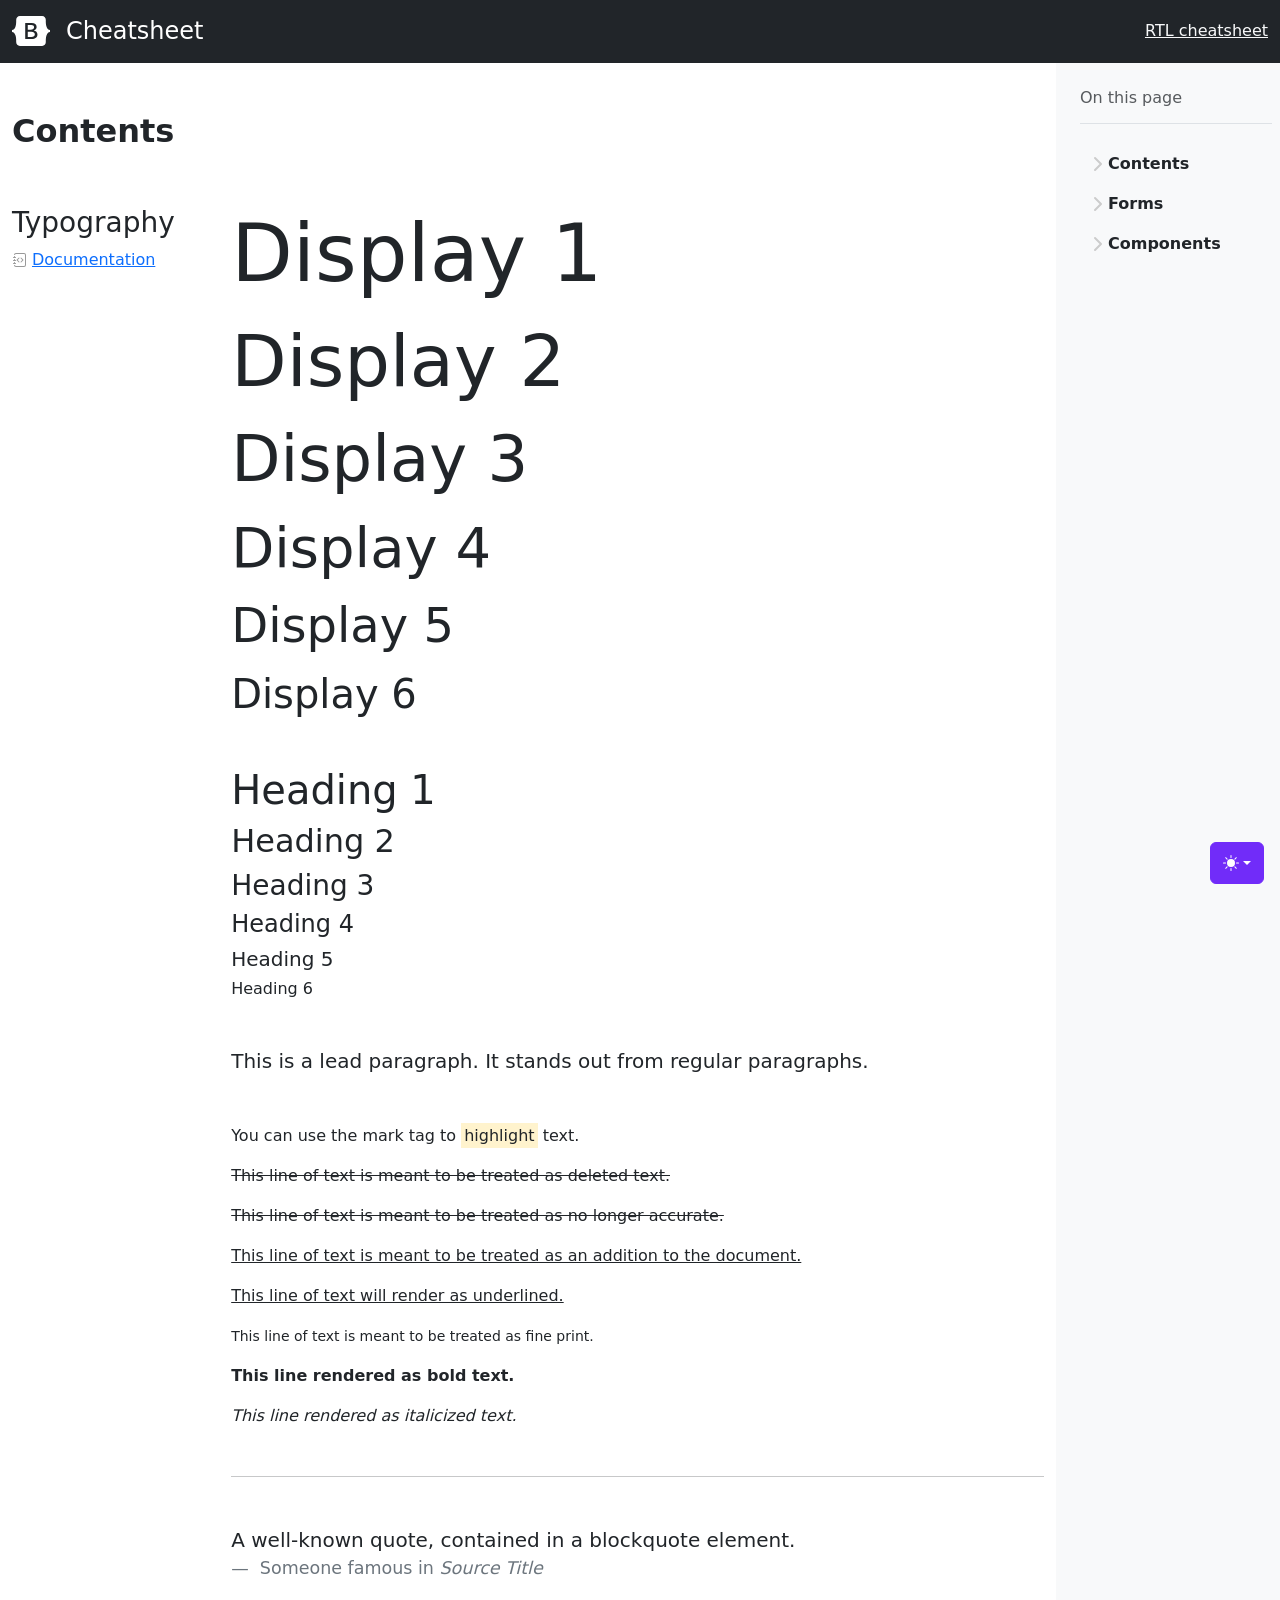
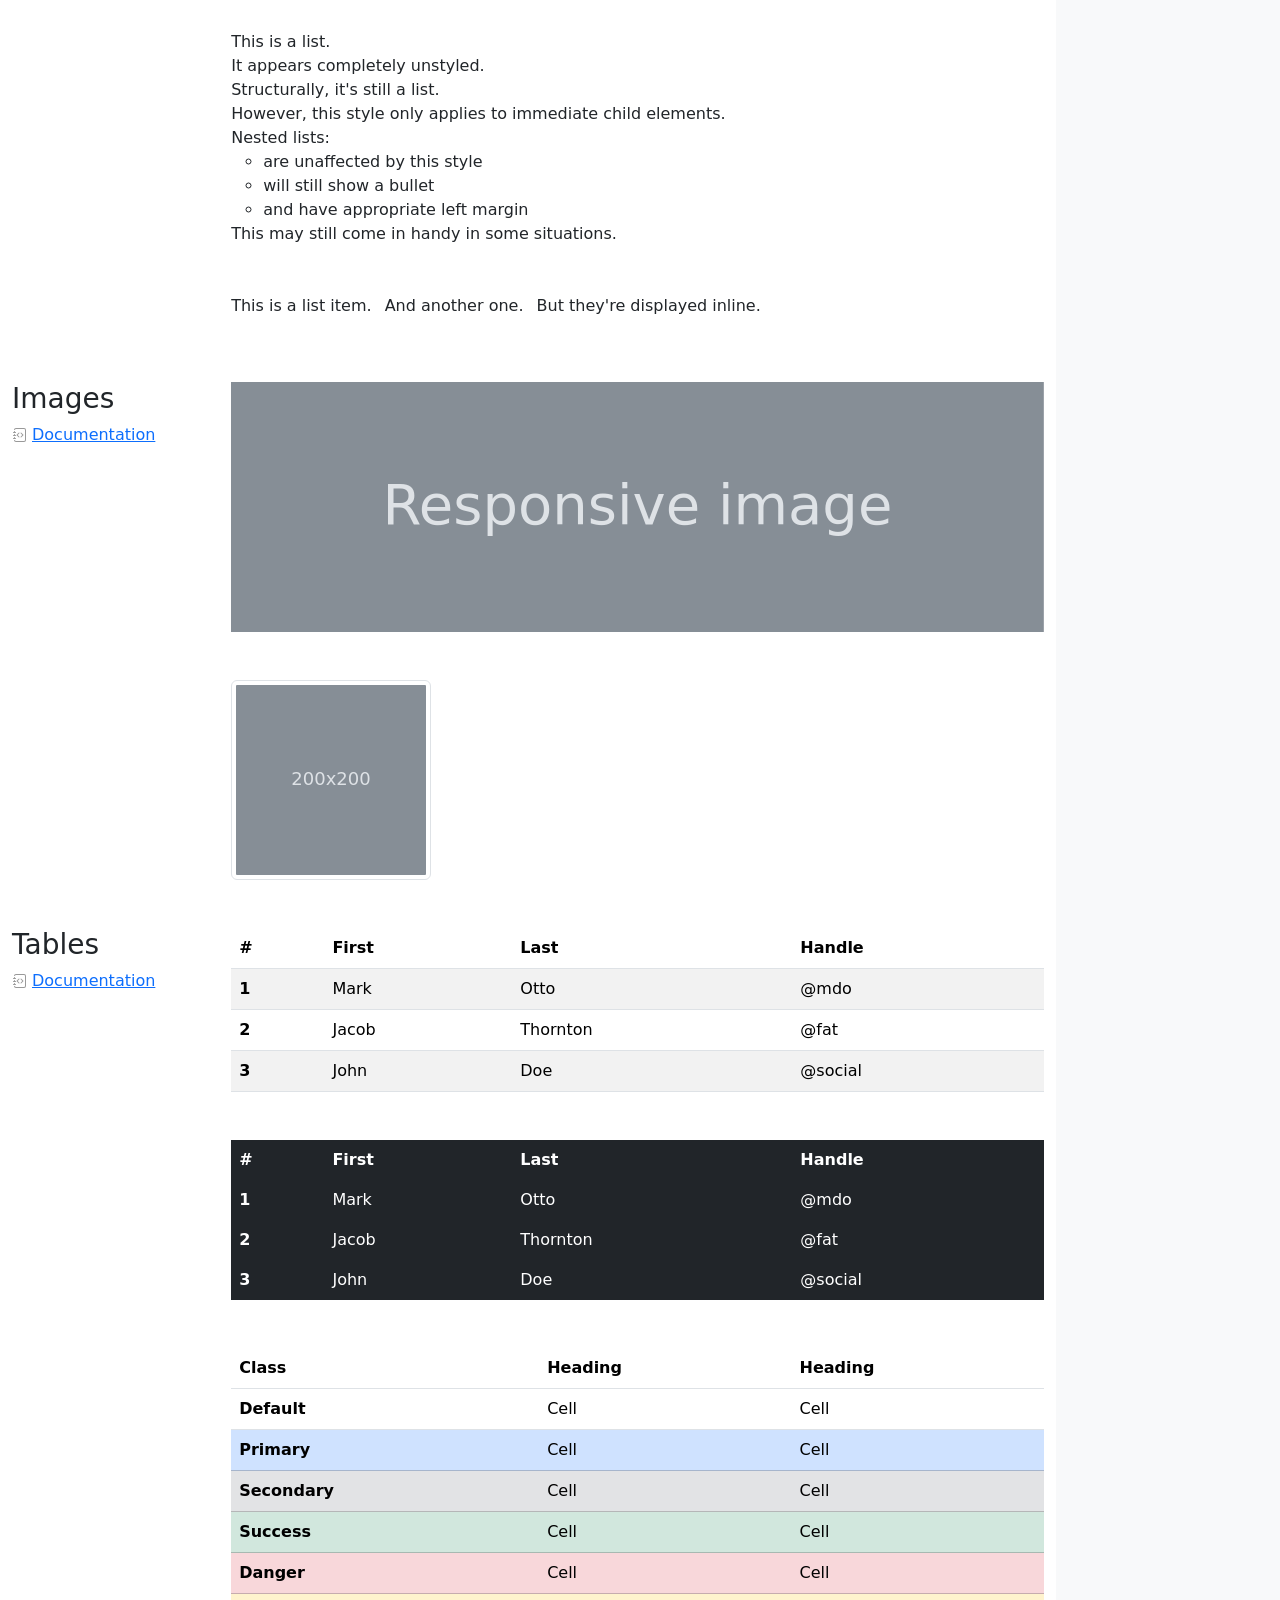
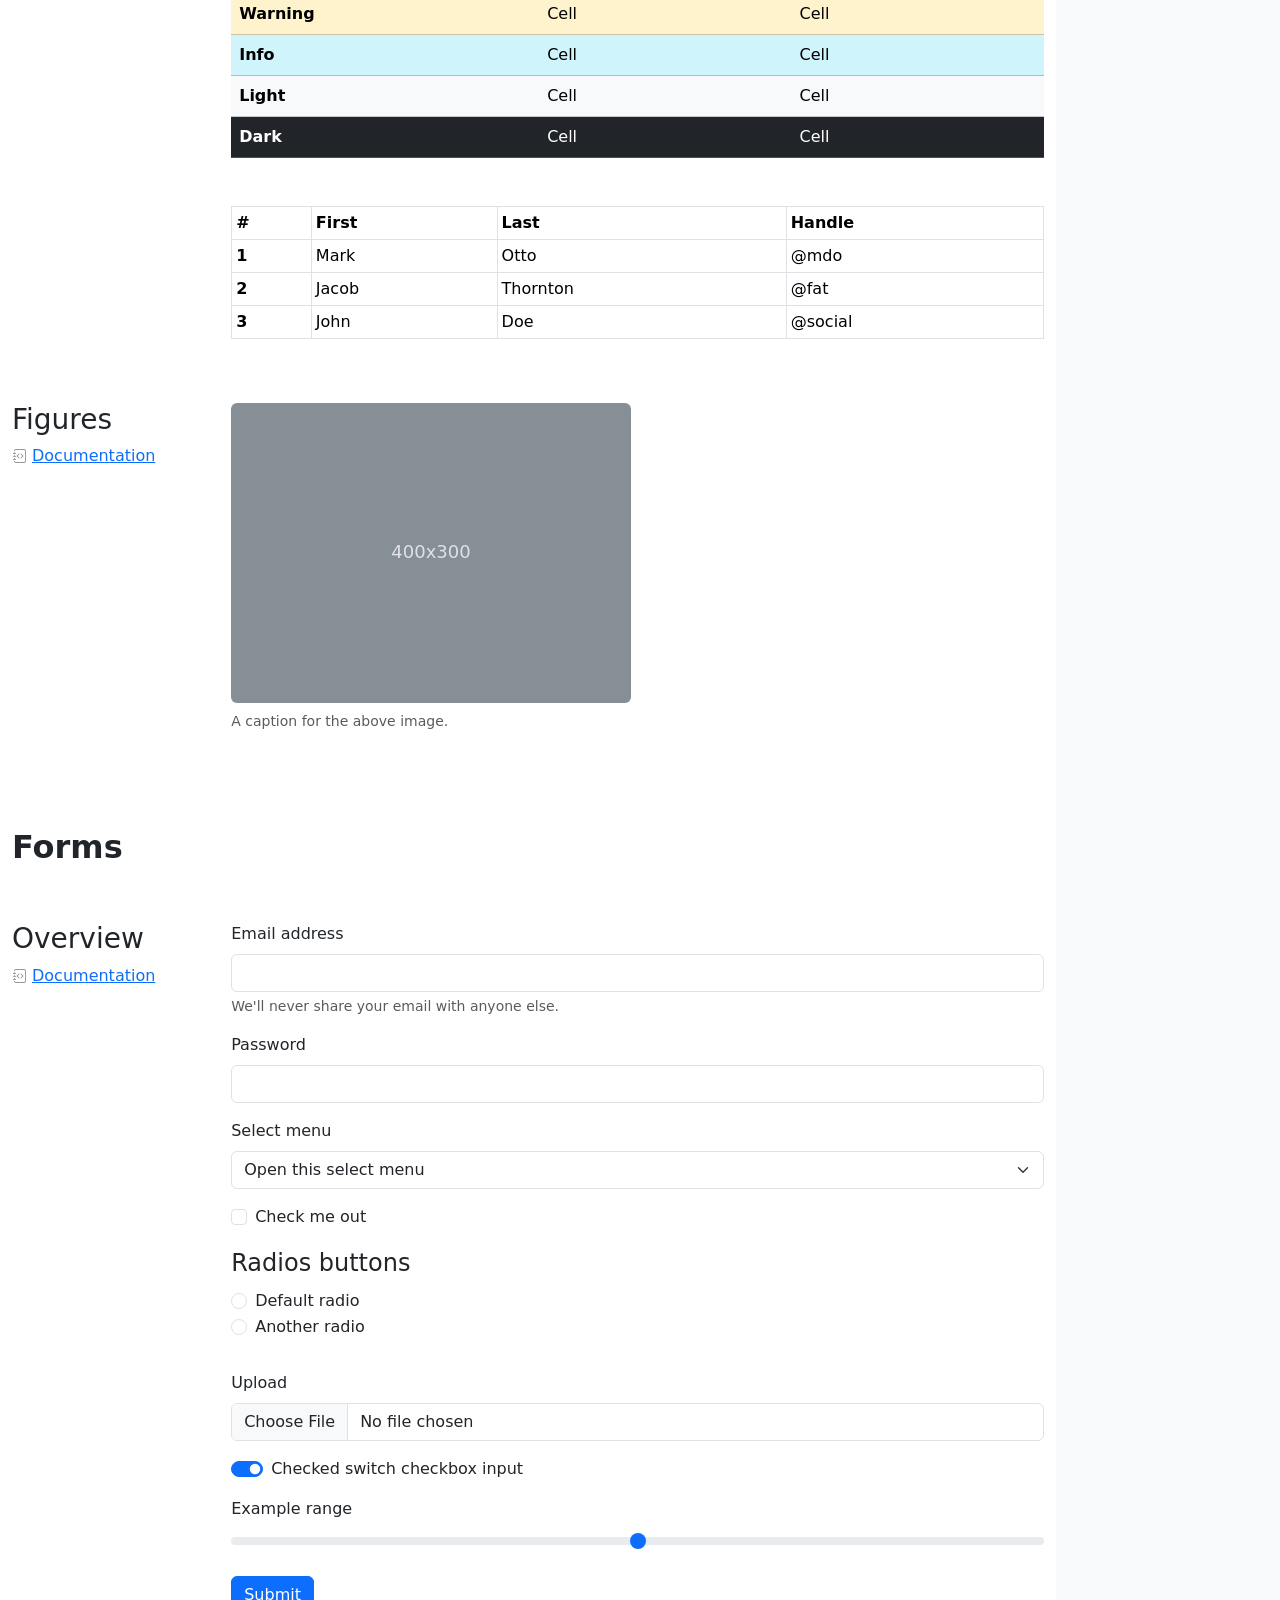
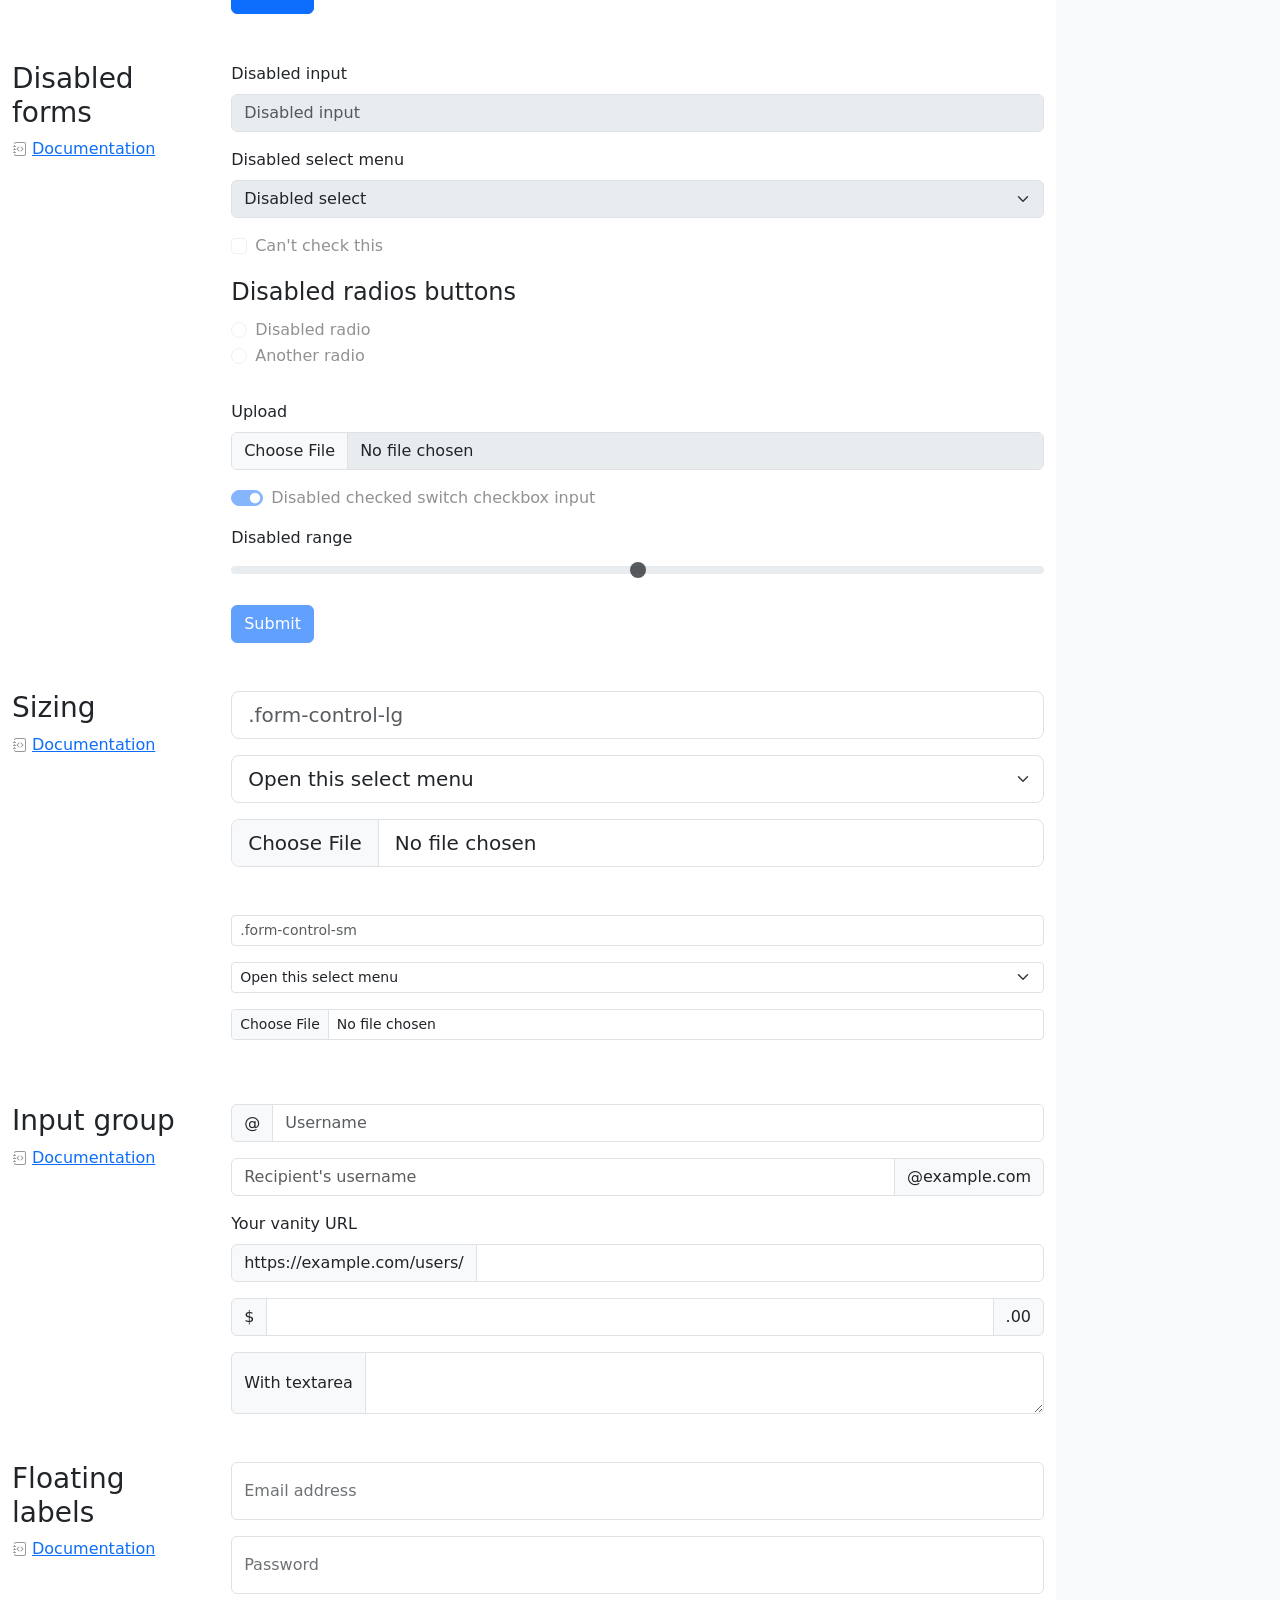
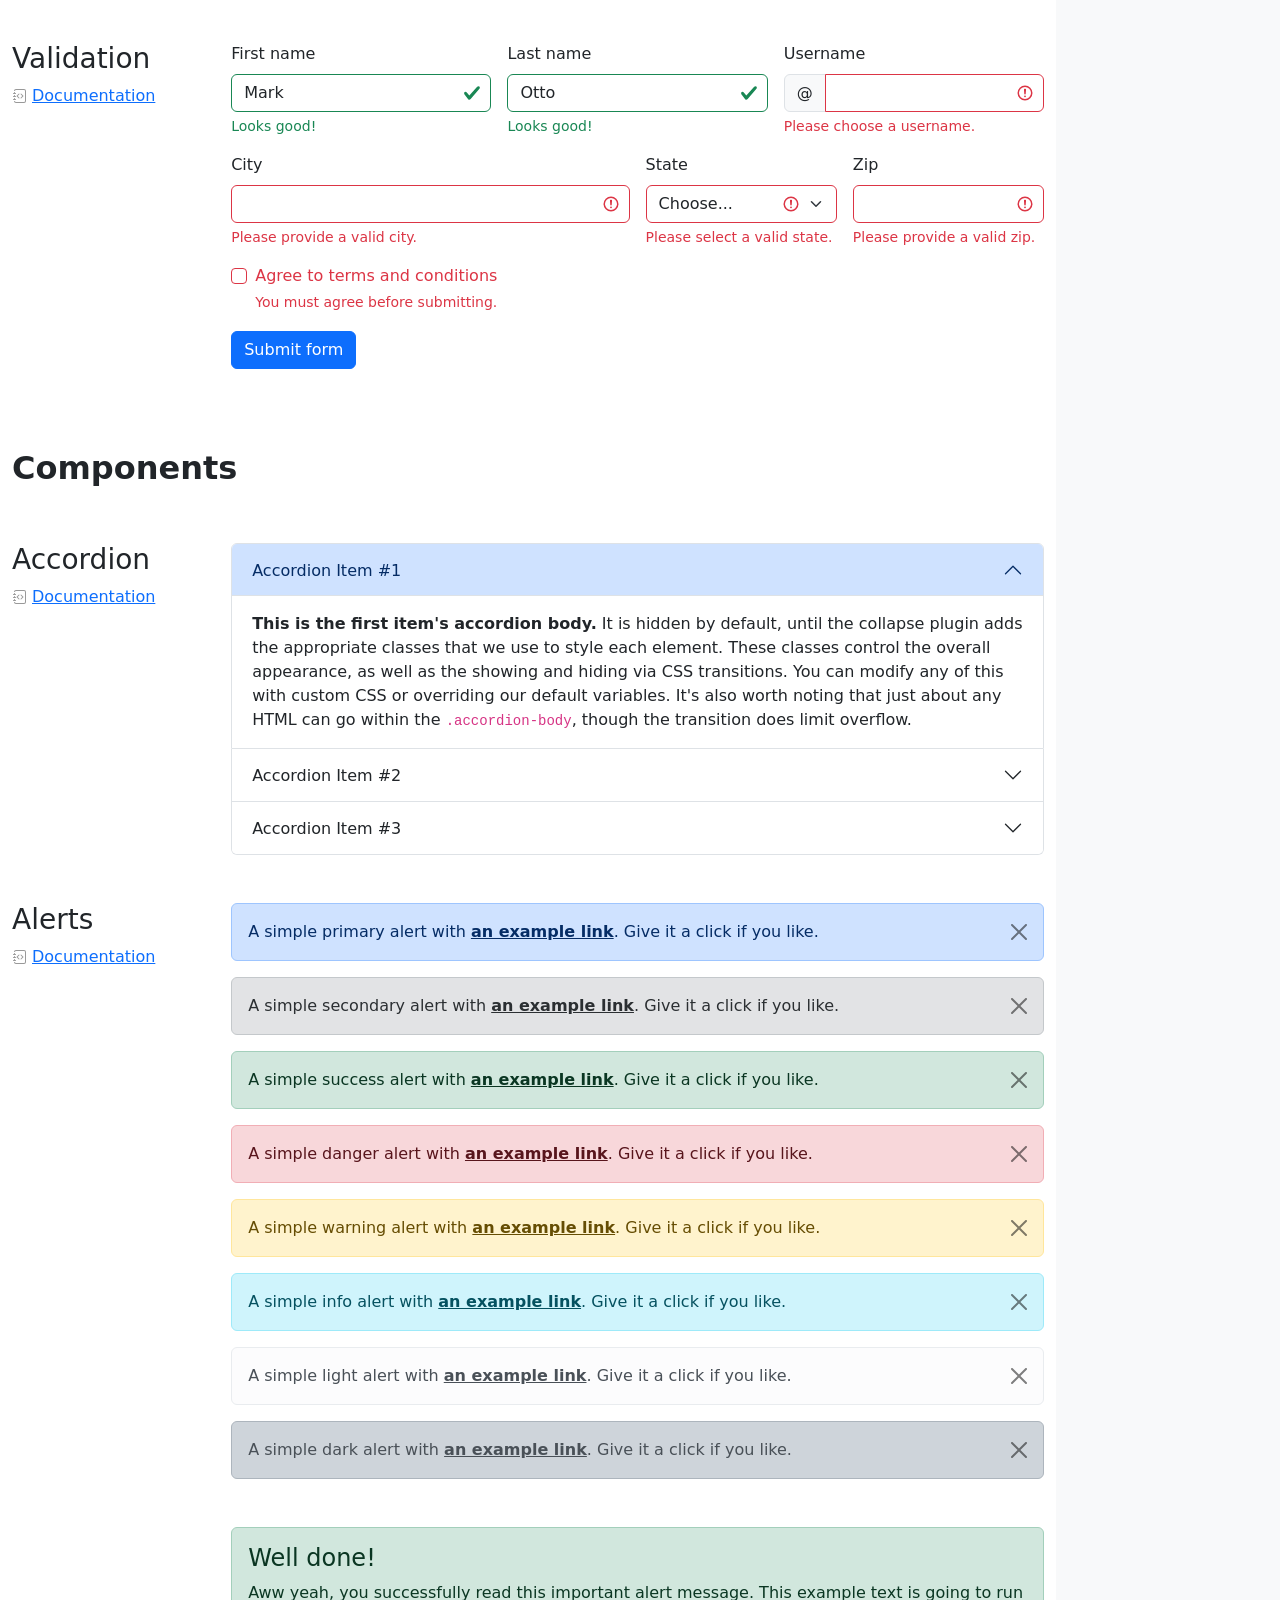
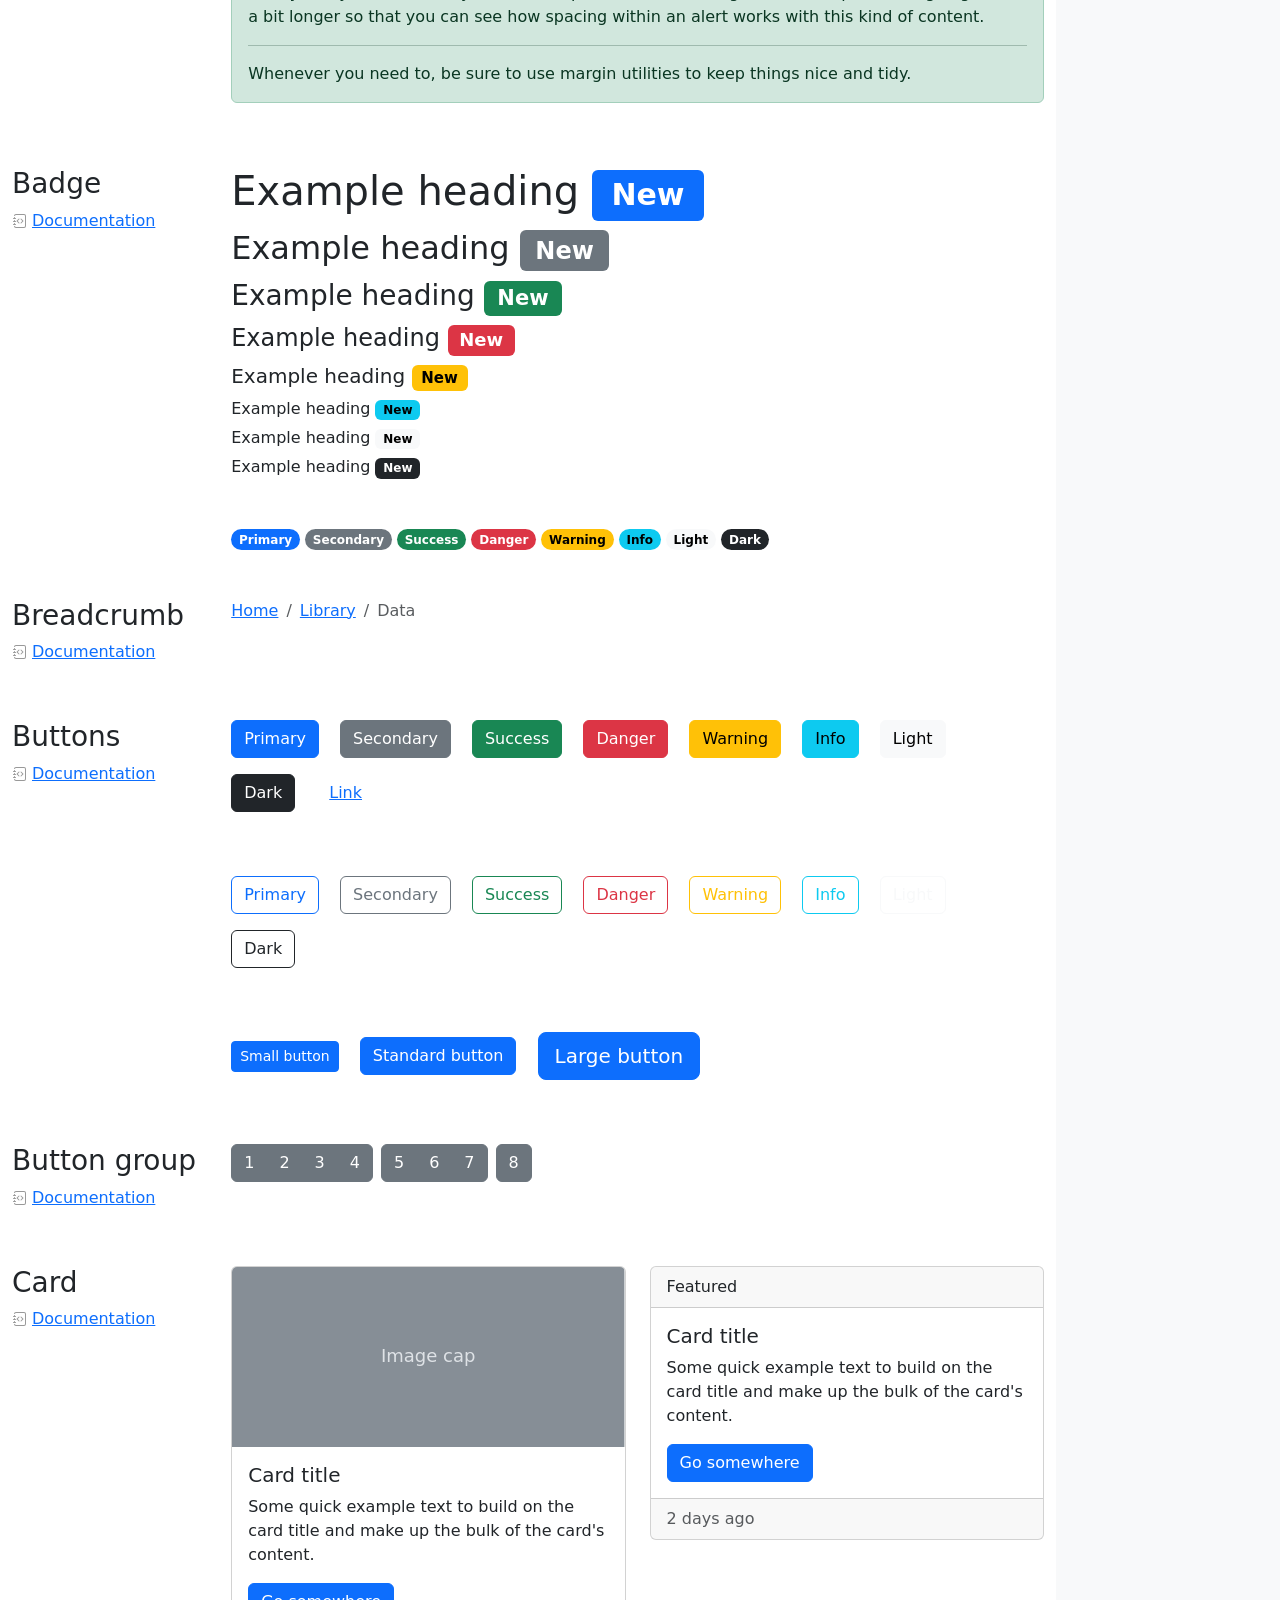
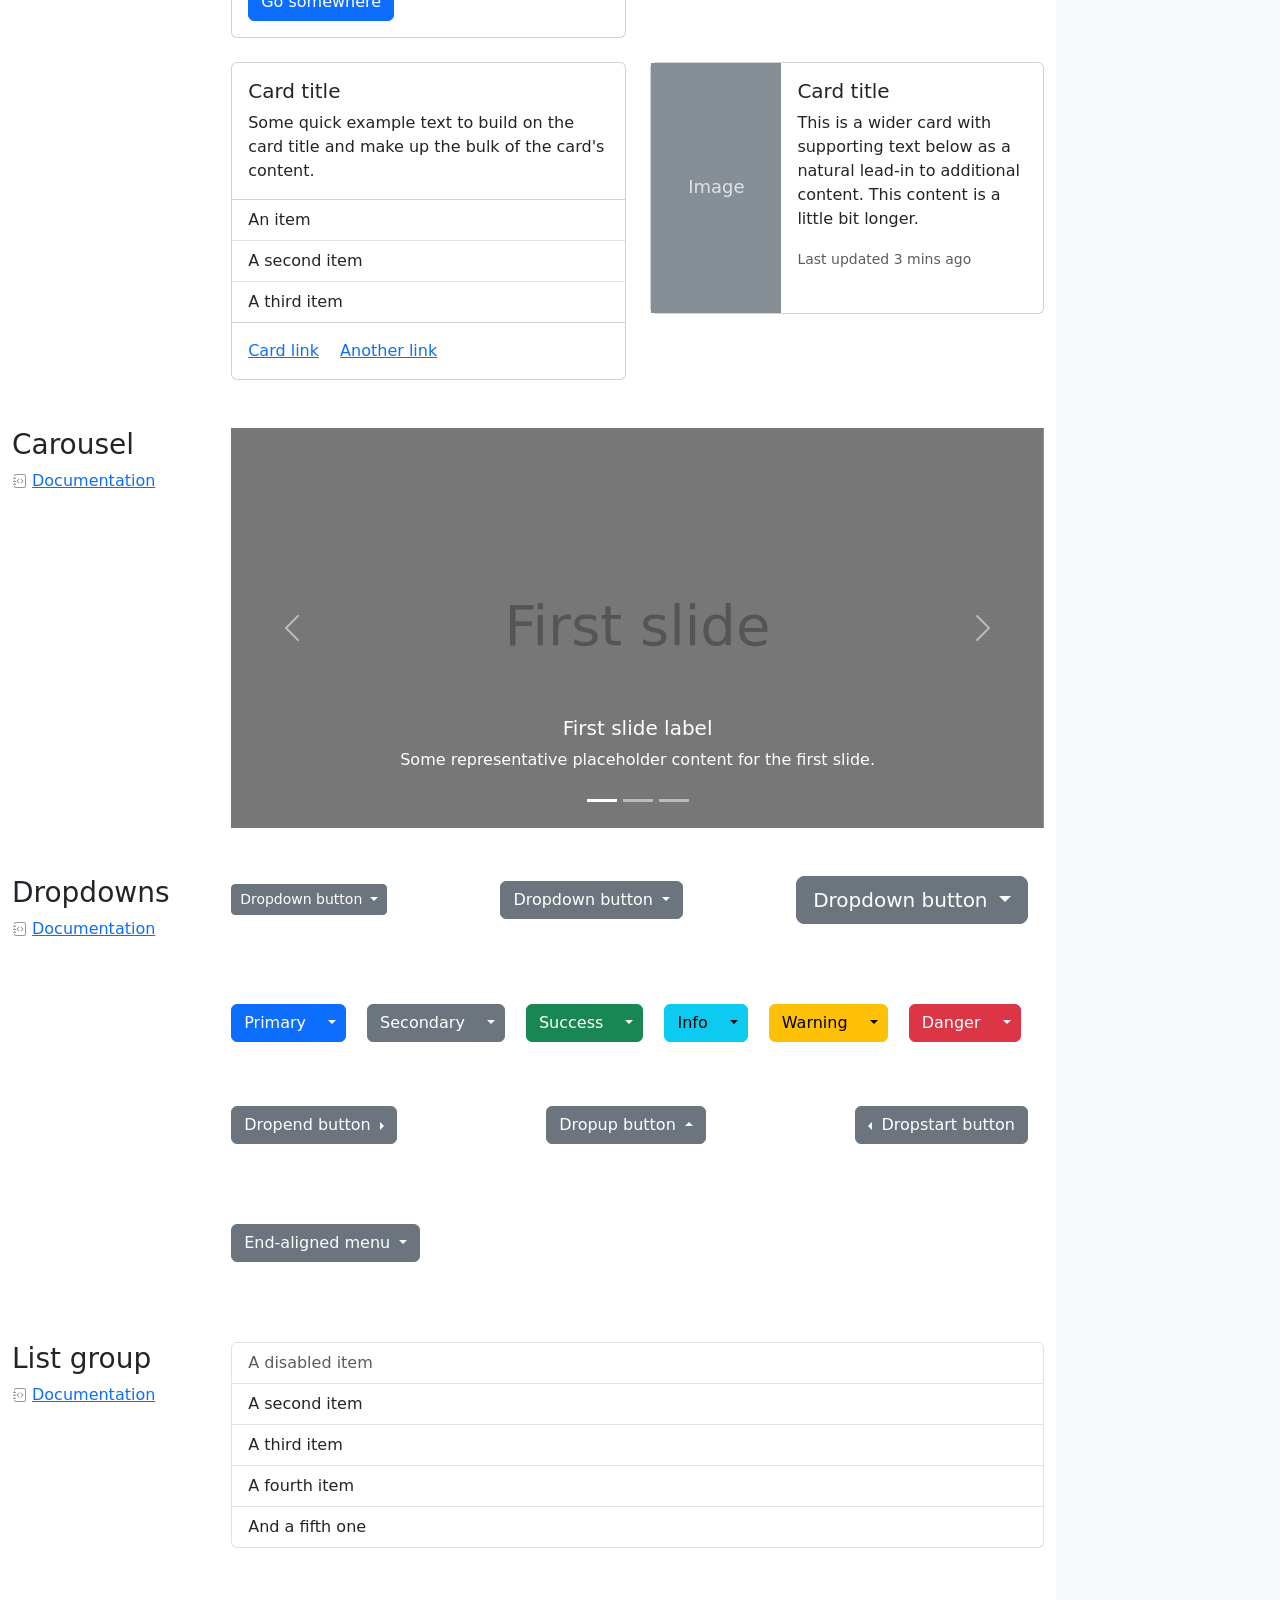
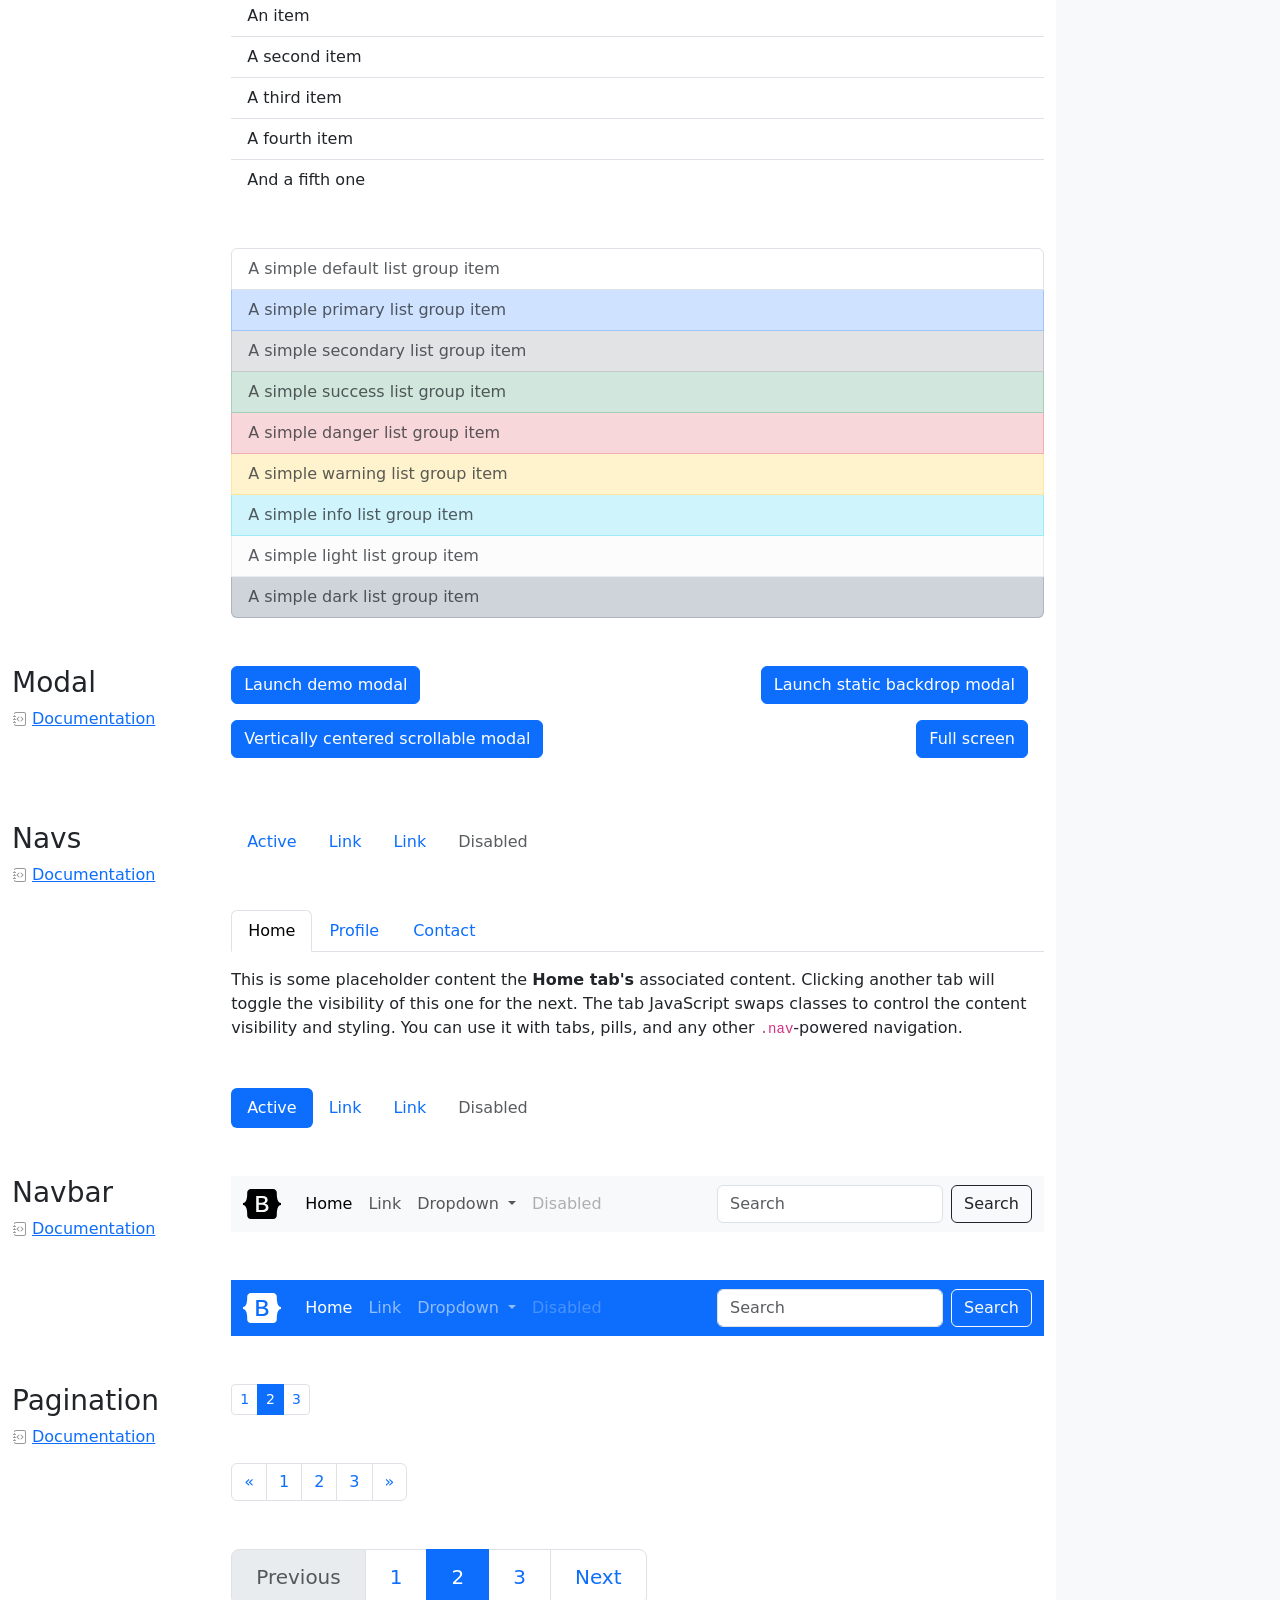
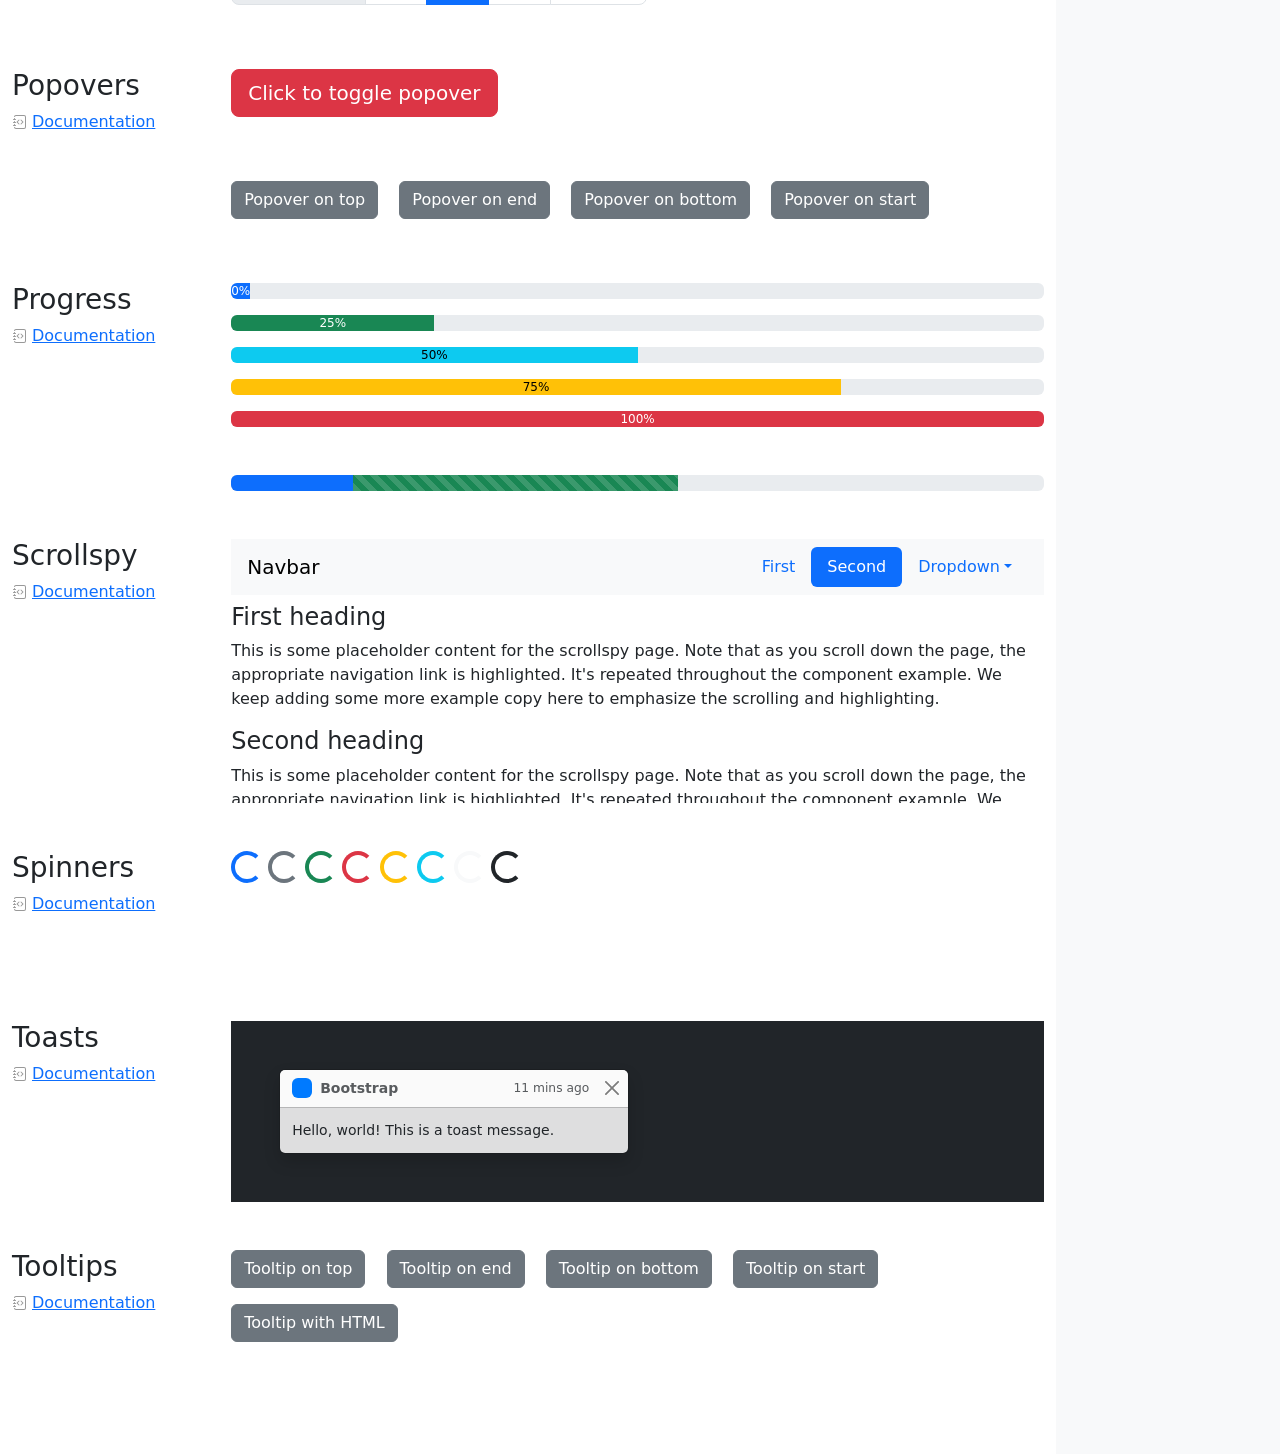
<file: Academy-Cinemas/bootstrap-5.3.8-examples/cheatsheet/index.html>
<!doctype html>
<html lang="en" data-bs-theme="auto">
  <head>
    <meta charset="utf-8" />
    <meta name="viewport" content="width=device-width, initial-scale=1" />
    <meta name="description" content="" />
    <meta
      name="author"
      content="Mark Otto, Jacob Thornton, and Bootstrap contributors"
    />
    <meta name="generator" content="Astro v5.13.2" />
    <title>Cheatsheet · Bootstrap v5.3</title>
    <link
      rel="canonical"
      href="https://getbootstrap.com/docs/5.3/examples/cheatsheet/"
    />
    <script src="../assets/js/color-modes.js"></script>
    <link href="../assets/dist/css/bootstrap.min.css" rel="stylesheet" />
    <meta name="theme-color" content="#712cf9" />
    <link href="cheatsheet.css" rel="stylesheet" />
    <style>
      .bd-placeholder-img {
        font-size: 1.125rem;
        text-anchor: middle;
        -webkit-user-select: none;
        -moz-user-select: none;
        user-select: none;
      }
      @media (min-width: 768px) {
        .bd-placeholder-img-lg {
          font-size: 3.5rem;
        }
      }
      .b-example-divider {
        width: 100%;
        height: 3rem;
        background-color: #0000001a;
        border: solid rgba(0, 0, 0, 0.15);
        border-width: 1px 0;
        box-shadow:
          inset 0 0.5em 1.5em #0000001a,
          inset 0 0.125em 0.5em #00000026;
      }
      .b-example-vr {
        flex-shrink: 0;
        width: 1.5rem;
        height: 100vh;
      }
      .bi {
        vertical-align: -0.125em;
        fill: currentColor;
      }
      .nav-scroller {
        position: relative;
        z-index: 2;
        height: 2.75rem;
        overflow-y: hidden;
      }
      .nav-scroller .nav {
        display: flex;
        flex-wrap: nowrap;
        padding-bottom: 1rem;
        margin-top: -1px;
        overflow-x: auto;
        text-align: center;
        white-space: nowrap;
        -webkit-overflow-scrolling: touch;
      }
      .btn-bd-primary {
        --bd-violet-bg: #712cf9;
        --bd-violet-rgb: 112.520718, 44.062154, 249.437846;
        --bs-btn-font-weight: 600;
        --bs-btn-color: var(--bs-white);
        --bs-btn-bg: var(--bd-violet-bg);
        --bs-btn-border-color: var(--bd-violet-bg);
        --bs-btn-hover-color: var(--bs-white);
        --bs-btn-hover-bg: #6528e0;
        --bs-btn-hover-border-color: #6528e0;
        --bs-btn-focus-shadow-rgb: var(--bd-violet-rgb);
        --bs-btn-active-color: var(--bs-btn-hover-color);
        --bs-btn-active-bg: #5a23c8;
        --bs-btn-active-border-color: #5a23c8;
      }
      .bd-mode-toggle {
        z-index: 1500;
      }
      .bd-mode-toggle .bi {
        width: 1em;
        height: 1em;
      }
      .bd-mode-toggle .dropdown-menu .active .bi {
        display: block !important;
      }
    </style>
  </head>
  <body class="bg-body-tertiary">
    <svg xmlns="http://www.w3.org/2000/svg" class="d-none">
      <symbol id="check2" viewBox="0 0 16 16">
        <path
          d="M13.854 3.646a.5.5 0 0 1 0 .708l-7 7a.5.5 0 0 1-.708 0l-3.5-3.5a.5.5 0 1 1 .708-.708L6.5 10.293l6.646-6.647a.5.5 0 0 1 .708 0z"
        ></path>
      </symbol>
      <symbol id="circle-half" viewBox="0 0 16 16">
        <path
          d="M8 15A7 7 0 1 0 8 1v14zm0 1A8 8 0 1 1 8 0a8 8 0 0 1 0 16z"
        ></path>
      </symbol>
      <symbol id="moon-stars-fill" viewBox="0 0 16 16">
        <path
          d="M6 .278a.768.768 0 0 1 .08.858 7.208 7.208 0 0 0-.878 3.46c0 4.021 3.278 7.277 7.318 7.277.527 0 1.04-.055 1.533-.16a.787.787 0 0 1 .81.316.733.733 0 0 1-.031.893A8.349 8.349 0 0 1 8.344 16C3.734 16 0 12.286 0 7.71 0 4.266 2.114 1.312 5.124.06A.752.752 0 0 1 6 .278z"
        ></path>
        <path
          d="M10.794 3.148a.217.217 0 0 1 .412 0l.387 1.162c.173.518.579.924 1.097 1.097l1.162.387a.217.217 0 0 1 0 .412l-1.162.387a1.734 1.734 0 0 0-1.097 1.097l-.387 1.162a.217.217 0 0 1-.412 0l-.387-1.162A1.734 1.734 0 0 0 9.31 6.593l-1.162-.387a.217.217 0 0 1 0-.412l1.162-.387a1.734 1.734 0 0 0 1.097-1.097l.387-1.162zM13.863.099a.145.145 0 0 1 .274 0l.258.774c.115.346.386.617.732.732l.774.258a.145.145 0 0 1 0 .274l-.774.258a1.156 1.156 0 0 0-.732.732l-.258.774a.145.145 0 0 1-.274 0l-.258-.774a1.156 1.156 0 0 0-.732-.732l-.774-.258a.145.145 0 0 1 0-.274l.774-.258c.346-.115.617-.386.732-.732L13.863.1z"
        ></path>
      </symbol>
      <symbol id="sun-fill" viewBox="0 0 16 16">
        <path
          d="M8 12a4 4 0 1 0 0-8 4 4 0 0 0 0 8zM8 0a.5.5 0 0 1 .5.5v2a.5.5 0 0 1-1 0v-2A.5.5 0 0 1 8 0zm0 13a.5.5 0 0 1 .5.5v2a.5.5 0 0 1-1 0v-2A.5.5 0 0 1 8 13zm8-5a.5.5 0 0 1-.5.5h-2a.5.5 0 0 1 0-1h2a.5.5 0 0 1 .5.5zM3 8a.5.5 0 0 1-.5.5h-2a.5.5 0 0 1 0-1h2A.5.5 0 0 1 3 8zm10.657-5.657a.5.5 0 0 1 0 .707l-1.414 1.415a.5.5 0 1 1-.707-.708l1.414-1.414a.5.5 0 0 1 .707 0zm-9.193 9.193a.5.5 0 0 1 0 .707L3.05 13.657a.5.5 0 0 1-.707-.707l1.414-1.414a.5.5 0 0 1 .707 0zm9.193 2.121a.5.5 0 0 1-.707 0l-1.414-1.414a.5.5 0 0 1 .707-.707l1.414 1.414a.5.5 0 0 1 0 .707zM4.464 4.465a.5.5 0 0 1-.707 0L2.343 3.05a.5.5 0 1 1 .707-.707l1.414 1.414a.5.5 0 0 1 0 .708z"
        ></path>
      </symbol>
    </svg>
    <div
      class="dropdown position-fixed bottom-0 end-0 mb-3 me-3 bd-mode-toggle"
    >
      <button
        class="btn btn-bd-primary py-2 dropdown-toggle d-flex align-items-center"
        id="bd-theme"
        type="button"
        aria-expanded="false"
        data-bs-toggle="dropdown"
        aria-label="Toggle theme (auto)"
      >
        <svg class="bi my-1 theme-icon-active" aria-hidden="true">
          <use href="#circle-half"></use>
        </svg>
        <span class="visually-hidden" id="bd-theme-text">Toggle theme</span>
      </button>
      <ul
        class="dropdown-menu dropdown-menu-end shadow"
        aria-labelledby="bd-theme-text"
      >
        <li>
          <button
            type="button"
            class="dropdown-item d-flex align-items-center"
            data-bs-theme-value="light"
            aria-pressed="false"
          >
            <svg class="bi me-2 opacity-50" aria-hidden="true">
              <use href="#sun-fill"></use>
            </svg>
            Light
            <svg class="bi ms-auto d-none" aria-hidden="true">
              <use href="#check2"></use>
            </svg>
          </button>
        </li>
        <li>
          <button
            type="button"
            class="dropdown-item d-flex align-items-center"
            data-bs-theme-value="dark"
            aria-pressed="false"
          >
            <svg class="bi me-2 opacity-50" aria-hidden="true">
              <use href="#moon-stars-fill"></use>
            </svg>
            Dark
            <svg class="bi ms-auto d-none" aria-hidden="true">
              <use href="#check2"></use>
            </svg>
          </button>
        </li>
        <li>
          <button
            type="button"
            class="dropdown-item d-flex align-items-center active"
            data-bs-theme-value="auto"
            aria-pressed="true"
          >
            <svg class="bi me-2 opacity-50" aria-hidden="true">
              <use href="#circle-half"></use>
            </svg>
            Auto
            <svg class="bi ms-auto d-none" aria-hidden="true">
              <use href="#check2"></use>
            </svg>
          </button>
        </li>
      </ul>
    </div>
    <header
      class="bd-header bg-dark py-3 d-flex align-items-stretch border-bottom border-dark"
    >
      <div class="container-fluid d-flex align-items-center">
        <h1 class="d-flex align-items-center fs-4 text-white mb-0">
          <img
            src="../assets/brand/bootstrap-logo-white.svg"
            width="38"
            height="30"
            class="me-3"
            alt="Bootstrap"
          />
          Cheatsheet
        </h1>
        <a
          href="../examples/cheatsheet-rtl/"
          class="ms-auto link-light"
          hreflang="ar"
          >RTL cheatsheet</a
        >
      </div>
    </header>
    <aside
      class="bd-aside sticky-xl-top text-body-secondary align-self-start mb-3 mb-xl-5 px-2"
    >
      <h2 class="h6 pt-4 pb-3 mb-4 border-bottom">On this page</h2>
      <nav class="small" id="toc">
        <ul class="list-unstyled">
          <li class="my-2">
            <button
              type="button"
              class="btn d-inline-flex align-items-center collapsed border-0"
              data-bs-toggle="collapse"
              aria-expanded="false"
              data-bs-target="#contents-collapse"
              aria-controls="contents-collapse"
            >
              Contents
            </button>
            <ul class="list-unstyled ps-3 collapse" id="contents-collapse">
              <li>
                <a
                  class="d-inline-flex align-items-center rounded text-decoration-none"
                  href="#typography"
                  >Typography</a
                >
              </li>
              <li>
                <a
                  class="d-inline-flex align-items-center rounded text-decoration-none"
                  href="#images"
                  >Images</a
                >
              </li>
              <li>
                <a
                  class="d-inline-flex align-items-center rounded text-decoration-none"
                  href="#tables"
                  >Tables</a
                >
              </li>
              <li>
                <a
                  class="d-inline-flex align-items-center rounded text-decoration-none"
                  href="#figures"
                  >Figures</a
                >
              </li>
            </ul>
          </li>
          <li class="my-2">
            <button
              type="button"
              class="btn d-inline-flex align-items-center collapsed border-0"
              data-bs-toggle="collapse"
              aria-expanded="false"
              data-bs-target="#forms-collapse"
              aria-controls="forms-collapse"
            >
              Forms
            </button>
            <ul class="list-unstyled ps-3 collapse" id="forms-collapse">
              <li>
                <a
                  class="d-inline-flex align-items-center rounded text-decoration-none"
                  href="#overview"
                  >Overview</a
                >
              </li>
              <li>
                <a
                  class="d-inline-flex align-items-center rounded text-decoration-none"
                  href="#disabled-forms"
                  >Disabled forms</a
                >
              </li>
              <li>
                <a
                  class="d-inline-flex align-items-center rounded text-decoration-none"
                  href="#sizing"
                  >Sizing</a
                >
              </li>
              <li>
                <a
                  class="d-inline-flex align-items-center rounded text-decoration-none"
                  href="#input-group"
                  >Input group</a
                >
              </li>
              <li>
                <a
                  class="d-inline-flex align-items-center rounded text-decoration-none"
                  href="#floating-labels"
                  >Floating labels</a
                >
              </li>
              <li>
                <a
                  class="d-inline-flex align-items-center rounded text-decoration-none"
                  href="#validation"
                  >Validation</a
                >
              </li>
            </ul>
          </li>
          <li class="my-2">
            <button
              type="button"
              class="btn d-inline-flex align-items-center collapsed border-0"
              data-bs-toggle="collapse"
              aria-expanded="false"
              data-bs-target="#components-collapse"
              aria-controls="components-collapse"
            >
              Components
            </button>
            <ul class="list-unstyled ps-3 collapse" id="components-collapse">
              <li>
                <a
                  class="d-inline-flex align-items-center rounded text-decoration-none"
                  href="#accordion"
                  >Accordion</a
                >
              </li>
              <li>
                <a
                  class="d-inline-flex align-items-center rounded text-decoration-none"
                  href="#alerts"
                  >Alerts</a
                >
              </li>
              <li>
                <a
                  class="d-inline-flex align-items-center rounded text-decoration-none"
                  href="#badge"
                  >Badge</a
                >
              </li>
              <li>
                <a
                  class="d-inline-flex align-items-center rounded text-decoration-none"
                  href="#breadcrumb"
                  >Breadcrumb</a
                >
              </li>
              <li>
                <a
                  class="d-inline-flex align-items-center rounded text-decoration-none"
                  href="#buttons"
                  >Buttons</a
                >
              </li>
              <li>
                <a
                  class="d-inline-flex align-items-center rounded text-decoration-none"
                  href="#button-group"
                  >Button group</a
                >
              </li>
              <li>
                <a
                  class="d-inline-flex align-items-center rounded text-decoration-none"
                  href="#card"
                  >Card</a
                >
              </li>
              <li>
                <a
                  class="d-inline-flex align-items-center rounded text-decoration-none"
                  href="#carousel"
                  >Carousel</a
                >
              </li>
              <li>
                <a
                  class="d-inline-flex align-items-center rounded text-decoration-none"
                  href="#dropdowns"
                  >Dropdowns</a
                >
              </li>
              <li>
                <a
                  class="d-inline-flex align-items-center rounded text-decoration-none"
                  href="#list-group"
                  >List group</a
                >
              </li>
              <li>
                <a
                  class="d-inline-flex align-items-center rounded text-decoration-none"
                  href="#modal"
                  >Modal</a
                >
              </li>
              <li>
                <a
                  class="d-inline-flex align-items-center rounded text-decoration-none"
                  href="#navs"
                  >Navs</a
                >
              </li>
              <li>
                <a
                  class="d-inline-flex align-items-center rounded text-decoration-none"
                  href="#navbar"
                  >Navbar</a
                >
              </li>
              <li>
                <a
                  class="d-inline-flex align-items-center rounded text-decoration-none"
                  href="#pagination"
                  >Pagination</a
                >
              </li>
              <li>
                <a
                  class="d-inline-flex align-items-center rounded text-decoration-none"
                  href="#popovers"
                  >Popovers</a
                >
              </li>
              <li>
                <a
                  class="d-inline-flex align-items-center rounded text-decoration-none"
                  href="#progress"
                  >Progress</a
                >
              </li>
              <li>
                <a
                  class="d-inline-flex align-items-center rounded text-decoration-none"
                  href="#scrollspy"
                  >Scrollspy</a
                >
              </li>
              <li>
                <a
                  class="d-inline-flex align-items-center rounded text-decoration-none"
                  href="#spinners"
                  >Spinners</a
                >
              </li>
              <li>
                <a
                  class="d-inline-flex align-items-center rounded text-decoration-none"
                  href="#toasts"
                  >Toasts</a
                >
              </li>
              <li>
                <a
                  class="d-inline-flex align-items-center rounded text-decoration-none"
                  href="#tooltips"
                  >Tooltips</a
                >
              </li>
            </ul>
          </li>
        </ul>
      </nav>
    </aside>
    <main class="bd-cheatsheet container-fluid bg-body">
      <section id="content">
        <h2 class="sticky-xl-top fw-bold pt-3 pt-xl-5 pb-2 pb-xl-3">
          Contents
        </h2>
        <article class="my-3" id="typography">
          <div
            class="bd-heading sticky-xl-top align-self-start mt-5 mb-3 mt-xl-0 mb-xl-2"
          >
            <h3>Typography</h3>
            <a class="d-flex align-items-center" href="../content/typography"
              >Documentation</a
            >
          </div>
          <div>
            <div class="bd-example-snippet bd-code-snippet">
              <div class="bd-example m-0 border-0">
                <p class="display-1">Display 1</p>
                <p class="display-2">Display 2</p>
                <p class="display-3">Display 3</p>
                <p class="display-4">Display 4</p>
                <p class="display-5">Display 5</p>
                <p class="display-6">Display 6</p>
              </div>
            </div>
            <div class="bd-example-snippet bd-code-snippet">
              <div class="bd-example m-0 border-0">
                <p class="h1">Heading 1</p>
                <p class="h2">Heading 2</p>
                <p class="h3">Heading 3</p>
                <p class="h4">Heading 4</p>
                <p class="h5">Heading 5</p>
                <p class="h6">Heading 6</p>
              </div>
            </div>
            <div class="bd-example-snippet bd-code-snippet">
              <div class="bd-example m-0 border-0">
                <p class="lead">
                  This is a lead paragraph. It stands out from regular
                  paragraphs.
                </p>
              </div>
            </div>
            <div class="bd-example-snippet bd-code-snippet">
              <div class="bd-example m-0 border-0">
                <p>You can use the mark tag to <mark>highlight</mark> text.</p>
                <p>
                  <del
                    >This line of text is meant to be treated as deleted
                    text.</del
                  >
                </p>
                <p>
                  <s
                    >This line of text is meant to be treated as no longer
                    accurate.</s
                  >
                </p>
                <p>
                  <ins
                    >This line of text is meant to be treated as an addition to
                    the document.</ins
                  >
                </p>
                <p><u>This line of text will render as underlined.</u></p>
                <p>
                  <small
                    >This line of text is meant to be treated as fine
                    print.</small
                  >
                </p>
                <p><strong>This line rendered as bold text.</strong></p>
                <p><em>This line rendered as italicized text.</em></p>
              </div>
            </div>
            <div class="bd-example-snippet bd-code-snippet">
              <div class="bd-example m-0 border-0">
                <hr />
              </div>
            </div>
            <div class="bd-example-snippet bd-code-snippet">
              <div class="bd-example m-0 border-0">
                <blockquote class="blockquote">
                  <p>A well-known quote, contained in a blockquote element.</p>
                  <footer class="blockquote-footer">
                    Someone famous in
                    <cite title="Source Title">Source Title</cite>
                  </footer>
                </blockquote>
              </div>
            </div>
            <div class="bd-example-snippet bd-code-snippet">
              <div class="bd-example m-0 border-0">
                <ul class="list-unstyled">
                  <li>This is a list.</li>
                  <li>It appears completely unstyled.</li>
                  <li>Structurally, it's still a list.</li>
                  <li>
                    However, this style only applies to immediate child
                    elements.
                  </li>
                  <li>
                    Nested lists:
                    <ul>
                      <li>are unaffected by this style</li>
                      <li>will still show a bullet</li>
                      <li>and have appropriate left margin</li>
                    </ul>
                  </li>
                  <li>This may still come in handy in some situations.</li>
                </ul>
              </div>
            </div>
            <div class="bd-example-snippet bd-code-snippet">
              <div class="bd-example m-0 border-0">
                <ul class="list-inline">
                  <li class="list-inline-item">This is a list item.</li>
                  <li class="list-inline-item">And another one.</li>
                  <li class="list-inline-item">
                    But they're displayed inline.
                  </li>
                </ul>
              </div>
            </div>
          </div>
        </article>
        <article class="my-3" id="images">
          <div
            class="bd-heading sticky-xl-top align-self-start mt-5 mb-3 mt-xl-0 mb-xl-2"
          >
            <h3>Images</h3>
            <a class="d-flex align-items-center" href="../content/images"
              >Documentation</a
            >
          </div>
          <div>
            <div class="bd-example-snippet bd-code-snippet">
              <div class="bd-example m-0 border-0">
                <svg
                  aria-label="Placeholder: Responsive image"
                  class="bd-placeholder-img bd-placeholder-img-lg img-fluid"
                  height="250"
                  preserveAspectRatio="xMidYMid slice"
                  role="img"
                  width="100%"
                  xmlns="http://www.w3.org/2000/svg"
                >
                  <title>Placeholder</title>
                  <rect width="100%" height="100%" fill="#868e96" />
                  <text x="50%" y="50%" fill="#dee2e6" dy=".3em">
                    Responsive image
                  </text>
                </svg>
              </div>
            </div>
            <div class="bd-example-snippet bd-code-snippet">
              <div class="bd-example m-0 border-0">
                <svg
                  aria-label="A generic square placeholder image with a white border around it, making it resemble a photograph taken with an old instant camera: 200x200"
                  class="bd-placeholder-img img-thumbnail"
                  height="200"
                  preserveAspectRatio="xMidYMid slice"
                  role="img"
                  width="200"
                  xmlns="http://www.w3.org/2000/svg"
                >
                  <title>
                    A generic square placeholder image with a white border
                    around it, making it resemble a photograph taken with an old
                    instant camera
                  </title>
                  <rect width="100%" height="100%" fill="#868e96" />
                  <text x="50%" y="50%" fill="#dee2e6" dy=".3em">200x200</text>
                </svg>
              </div>
            </div>
          </div>
        </article>
        <article class="my-3" id="tables">
          <div
            class="bd-heading sticky-xl-top align-self-start mt-5 mb-3 mt-xl-0 mb-xl-2"
          >
            <h3>Tables</h3>
            <a class="d-flex align-items-center" href="../content/tables"
              >Documentation</a
            >
          </div>
          <div>
            <div class="bd-example-snippet bd-code-snippet">
              <div class="bd-example m-0 border-0">
                <table class="table table-striped">
                  <thead>
                    <tr>
                      <th scope="col">#</th>
                      <th scope="col">First</th>
                      <th scope="col">Last</th>
                      <th scope="col">Handle</th>
                    </tr>
                  </thead>
                  <tbody>
                    <tr>
                      <th scope="row">1</th>
                      <td>Mark</td>
                      <td>Otto</td>
                      <td>@mdo</td>
                    </tr>
                    <tr>
                      <th scope="row">2</th>
                      <td>Jacob</td>
                      <td>Thornton</td>
                      <td>@fat</td>
                    </tr>
                    <tr>
                      <th scope="row">3</th>
                      <td>John</td>
                      <td>Doe</td>
                      <td>@social</td>
                    </tr>
                  </tbody>
                </table>
              </div>
            </div>
            <div class="bd-example-snippet bd-code-snippet">
              <div class="bd-example m-0 border-0">
                <table class="table table-dark table-borderless">
                  <thead>
                    <tr>
                      <th scope="col">#</th>
                      <th scope="col">First</th>
                      <th scope="col">Last</th>
                      <th scope="col">Handle</th>
                    </tr>
                  </thead>
                  <tbody>
                    <tr>
                      <th scope="row">1</th>
                      <td>Mark</td>
                      <td>Otto</td>
                      <td>@mdo</td>
                    </tr>
                    <tr>
                      <th scope="row">2</th>
                      <td>Jacob</td>
                      <td>Thornton</td>
                      <td>@fat</td>
                    </tr>
                    <tr>
                      <th scope="row">3</th>
                      <td>John</td>
                      <td>Doe</td>
                      <td>@social</td>
                    </tr>
                  </tbody>
                </table>
              </div>
            </div>
            <div class="bd-example-snippet bd-code-snippet">
              <div class="bd-example m-0 border-0">
                <table class="table table-hover">
                  <thead>
                    <tr>
                      <th scope="col">Class</th>
                      <th scope="col">Heading</th>
                      <th scope="col">Heading</th>
                    </tr>
                  </thead>
                  <tbody>
                    <tr>
                      <th scope="row">Default</th>
                      <td>Cell</td>
                      <td>Cell</td>
                    </tr>
                    <tr class="table-primary">
                      <th scope="row">Primary</th>
                      <td>Cell</td>
                      <td>Cell</td>
                    </tr>
                    <tr class="table-secondary">
                      <th scope="row">Secondary</th>
                      <td>Cell</td>
                      <td>Cell</td>
                    </tr>
                    <tr class="table-success">
                      <th scope="row">Success</th>
                      <td>Cell</td>
                      <td>Cell</td>
                    </tr>
                    <tr class="table-danger">
                      <th scope="row">Danger</th>
                      <td>Cell</td>
                      <td>Cell</td>
                    </tr>
                    <tr class="table-warning">
                      <th scope="row">Warning</th>
                      <td>Cell</td>
                      <td>Cell</td>
                    </tr>
                    <tr class="table-info">
                      <th scope="row">Info</th>
                      <td>Cell</td>
                      <td>Cell</td>
                    </tr>
                    <tr class="table-light">
                      <th scope="row">Light</th>
                      <td>Cell</td>
                      <td>Cell</td>
                    </tr>
                    <tr class="table-dark">
                      <th scope="row">Dark</th>
                      <td>Cell</td>
                      <td>Cell</td>
                    </tr>
                  </tbody>
                </table>
              </div>
            </div>
            <div class="bd-example-snippet bd-code-snippet">
              <div class="bd-example m-0 border-0">
                <table class="table table-sm table-bordered">
                  <thead>
                    <tr>
                      <th scope="col">#</th>
                      <th scope="col">First</th>
                      <th scope="col">Last</th>
                      <th scope="col">Handle</th>
                    </tr>
                  </thead>
                  <tbody>
                    <tr>
                      <th scope="row">1</th>
                      <td>Mark</td>
                      <td>Otto</td>
                      <td>@mdo</td>
                    </tr>
                    <tr>
                      <th scope="row">2</th>
                      <td>Jacob</td>
                      <td>Thornton</td>
                      <td>@fat</td>
                    </tr>
                    <tr>
                      <th scope="row">3</th>
                      <td>John</td>
                      <td>Doe</td>
                      <td>@social</td>
                    </tr>
                  </tbody>
                </table>
              </div>
            </div>
          </div>
        </article>
        <article class="my-3" id="figures">
          <div
            class="bd-heading sticky-xl-top align-self-start mt-5 mb-3 mt-xl-0 mb-xl-2"
          >
            <h3>Figures</h3>
            <a class="d-flex align-items-center" href="../content/figures"
              >Documentation</a
            >
          </div>
          <div>
            <div class="bd-example-snippet bd-code-snippet">
              <div class="bd-example m-0 border-0">
                <figure class="figure">
                  <svg
                    aria-label="Placeholder: 400x300"
                    class="bd-placeholder-img figure-img img-fluid rounded"
                    height="300"
                    preserveAspectRatio="xMidYMid slice"
                    role="img"
                    width="400"
                    xmlns="http://www.w3.org/2000/svg"
                  >
                    <title>Placeholder</title>
                    <rect width="100%" height="100%" fill="#868e96" />
                    <text x="50%" y="50%" fill="#dee2e6" dy=".3em">
                      400x300
                    </text>
                  </svg>
                  <figcaption class="figure-caption">
                    A caption for the above image.
                  </figcaption>
                </figure>
              </div>
            </div>
          </div>
        </article>
      </section>
      <section id="forms">
        <h2 class="sticky-xl-top fw-bold pt-3 pt-xl-5 pb-2 pb-xl-3">Forms</h2>
        <article class="my-3" id="overview">
          <div
            class="bd-heading sticky-xl-top align-self-start mt-5 mb-3 mt-xl-0 mb-xl-2"
          >
            <h3>Overview</h3>
            <a class="d-flex align-items-center" href="../forms/overview/"
              >Documentation</a
            >
          </div>
          <div>
            <div class="bd-example-snippet bd-code-snippet">
              <div class="bd-example m-0 border-0">
                <form>
                  <div class="mb-3">
                    <label for="exampleInputEmail1" class="form-label"
                      >Email address</label
                    >
                    <input
                      type="email"
                      class="form-control"
                      id="exampleInputEmail1"
                      aria-describedby="emailHelp"
                    />
                    <div id="emailHelp" class="form-text">
                      We'll never share your email with anyone else.
                    </div>
                  </div>
                  <div class="mb-3">
                    <label for="exampleInputPassword1" class="form-label"
                      >Password</label
                    >
                    <input
                      type="password"
                      class="form-control"
                      id="exampleInputPassword1"
                    />
                  </div>
                  <div class="mb-3">
                    <label for="exampleSelect" class="form-label"
                      >Select menu</label
                    >
                    <select class="form-select" id="exampleSelect">
                      <option selected>Open this select menu</option>
                      <option value="1">One</option>
                      <option value="2">Two</option>
                      <option value="3">Three</option>
                    </select>
                  </div>
                  <div class="mb-3 form-check">
                    <input
                      type="checkbox"
                      class="form-check-input"
                      id="exampleCheck1"
                    />
                    <label class="form-check-label" for="exampleCheck1"
                      >Check me out</label
                    >
                  </div>
                  <fieldset class="mb-3">
                    <legend>Radios buttons</legend>
                    <div class="form-check">
                      <input
                        type="radio"
                        name="radios"
                        class="form-check-input"
                        id="exampleRadio1"
                      />
                      <label class="form-check-label" for="exampleRadio1"
                        >Default radio</label
                      >
                    </div>
                    <div class="mb-3 form-check">
                      <input
                        type="radio"
                        name="radios"
                        class="form-check-input"
                        id="exampleRadio2"
                      />
                      <label class="form-check-label" for="exampleRadio2"
                        >Another radio</label
                      >
                    </div>
                  </fieldset>
                  <div class="mb-3">
                    <label class="form-label" for="customFile">Upload</label>
                    <input type="file" class="form-control" id="customFile" />
                  </div>
                  <div class="mb-3 form-check form-switch">
                    <input
                      class="form-check-input"
                      type="checkbox"
                      role="switch"
                      id="switchCheckChecked"
                      checked
                    />
                    <label class="form-check-label" for="switchCheckChecked"
                      >Checked switch checkbox input</label
                    >
                  </div>
                  <div class="mb-3">
                    <label for="customRange3" class="form-label"
                      >Example range</label
                    >
                    <input
                      type="range"
                      class="form-range"
                      min="0"
                      max="5"
                      step="0.5"
                      id="customRange3"
                    />
                  </div>
                  <button type="submit" class="btn btn-primary">Submit</button>
                </form>
              </div>
            </div>
          </div>
        </article>
        <article class="my-3" id="disabled-forms">
          <div
            class="bd-heading sticky-xl-top align-self-start mt-5 mb-3 mt-xl-0 mb-xl-2"
          >
            <h3>Disabled forms</h3>
            <a
              class="d-flex align-items-center"
              href="../forms/overview/#disabled-forms"
              >Documentation</a
            >
          </div>
          <div>
            <div class="bd-example-snippet bd-code-snippet">
              <div class="bd-example m-0 border-0">
                <form>
                  <fieldset disabled aria-label="Disabled fieldset example">
                    <div class="mb-3">
                      <label for="disabledTextInput" class="form-label"
                        >Disabled input</label
                      >
                      <input
                        type="text"
                        id="disabledTextInput"
                        class="form-control"
                        placeholder="Disabled input"
                      />
                    </div>
                    <div class="mb-3">
                      <label for="disabledSelect" class="form-label"
                        >Disabled select menu</label
                      >
                      <select id="disabledSelect" class="form-select">
                        <option>Disabled select</option>
                      </select>
                    </div>
                    <div class="mb-3">
                      <div class="form-check">
                        <input
                          class="form-check-input"
                          type="checkbox"
                          id="disabledFieldsetCheck"
                          disabled
                        />
                        <label
                          class="form-check-label"
                          for="disabledFieldsetCheck"
                        >
                          Can't check this
                        </label>
                      </div>
                    </div>
                    <fieldset class="mb-3">
                      <legend>Disabled radios buttons</legend>
                      <div class="form-check">
                        <input
                          type="radio"
                          name="radios"
                          class="form-check-input"
                          id="disabledRadio1"
                          disabled
                        />
                        <label class="form-check-label" for="disabledRadio1"
                          >Disabled radio</label
                        >
                      </div>
                      <div class="mb-3 form-check">
                        <input
                          type="radio"
                          name="radios"
                          class="form-check-input"
                          id="disabledRadio2"
                          disabled
                        />
                        <label class="form-check-label" for="disabledRadio2"
                          >Another radio</label
                        >
                      </div>
                    </fieldset>
                    <div class="mb-3">
                      <label class="form-label" for="disabledCustomFile"
                        >Upload</label
                      >
                      <input
                        type="file"
                        class="form-control"
                        id="disabledCustomFile"
                        disabled
                      />
                    </div>
                    <div class="mb-3 form-check form-switch">
                      <input
                        class="form-check-input"
                        type="checkbox"
                        role="switch"
                        id="disabledSwitchCheckChecked"
                        checked
                        disabled
                      />
                      <label
                        class="form-check-label"
                        for="disabledSwitchCheckChecked"
                        >Disabled checked switch checkbox input</label
                      >
                    </div>
                    <div class="mb-3">
                      <label for="disabledRange" class="form-label"
                        >Disabled range</label
                      >
                      <input
                        type="range"
                        class="form-range"
                        min="0"
                        max="5"
                        step="0.5"
                        id="disabledRange"
                      />
                    </div>
                    <button type="submit" class="btn btn-primary">
                      Submit
                    </button>
                  </fieldset>
                </form>
              </div>
            </div>
          </div>
        </article>
        <article class="my-3" id="sizing">
          <div
            class="bd-heading sticky-xl-top align-self-start mt-5 mb-3 mt-xl-0 mb-xl-2"
          >
            <h3>Sizing</h3>
            <a
              class="d-flex align-items-center"
              href="../forms/form-control#sizing"
              >Documentation</a
            >
          </div>
          <div>
            <div class="bd-example-snippet bd-code-snippet">
              <div class="bd-example m-0 border-0">
                <div class="mb-3">
                  <input
                    class="form-control form-control-lg"
                    type="text"
                    placeholder=".form-control-lg"
                    aria-label=".form-control-lg example"
                  />
                </div>
                <div class="mb-3">
                  <select
                    class="form-select form-select-lg"
                    aria-label=".form-select-lg example"
                  >
                    <option selected>Open this select menu</option>
                    <option value="1">One</option>
                    <option value="2">Two</option>
                    <option value="3">Three</option>
                  </select>
                </div>
                <div class="mb-3">
                  <input
                    type="file"
                    class="form-control form-control-lg"
                    aria-label="Large file input example"
                  />
                </div>
              </div>
            </div>
            <div class="bd-example-snippet bd-code-snippet">
              <div class="bd-example m-0 border-0">
                <div class="mb-3">
                  <input
                    class="form-control form-control-sm"
                    type="text"
                    placeholder=".form-control-sm"
                    aria-label=".form-control-sm example"
                  />
                </div>
                <div class="mb-3">
                  <select
                    class="form-select form-select-sm"
                    aria-label=".form-select-sm example"
                  >
                    <option selected>Open this select menu</option>
                    <option value="1">One</option>
                    <option value="2">Two</option>
                    <option value="3">Three</option>
                  </select>
                </div>
                <div class="mb-3">
                  <input
                    type="file"
                    class="form-control form-control-sm"
                    aria-label="Small file input example"
                  />
                </div>
              </div>
            </div>
          </div>
        </article>
        <article class="my-3" id="input-group">
          <div
            class="bd-heading sticky-xl-top align-self-start mt-5 mb-3 mt-xl-0 mb-xl-2"
          >
            <h3>Input group</h3>
            <a class="d-flex align-items-center" href="../forms/input-group"
              >Documentation</a
            >
          </div>
          <div>
            <div class="bd-example-snippet bd-code-snippet">
              <div class="bd-example m-0 border-0">
                <div class="input-group mb-3">
                  <span class="input-group-text" id="basic-addon1">@</span>
                  <input
                    type="text"
                    class="form-control"
                    placeholder="Username"
                    aria-label="Username"
                    aria-describedby="basic-addon1"
                  />
                </div>
                <div class="input-group mb-3">
                  <input
                    type="text"
                    class="form-control"
                    placeholder="Recipient's username"
                    aria-label="Recipient's username"
                    aria-describedby="basic-addon2"
                  />
                  <span class="input-group-text" id="basic-addon2"
                    >@example.com</span
                  >
                </div>
                <label for="basic-url" class="form-label"
                  >Your vanity URL</label
                >
                <div class="input-group mb-3">
                  <span class="input-group-text" id="basic-addon3"
                    >https://example.com/users/</span
                  >
                  <input
                    type="text"
                    class="form-control"
                    id="basic-url"
                    aria-describedby="basic-addon3"
                  />
                </div>
                <div class="input-group mb-3">
                  <span class="input-group-text">$</span>
                  <input
                    type="text"
                    class="form-control"
                    aria-label="Amount (to the nearest dollar)"
                  />
                  <span class="input-group-text">.00</span>
                </div>
                <div class="input-group">
                  <span class="input-group-text">With textarea</span>
                  <textarea
                    class="form-control"
                    aria-label="With textarea"
                  ></textarea>
                </div>
              </div>
            </div>
          </div>
        </article>
        <article class="my-3" id="floating-labels">
          <div
            class="bd-heading sticky-xl-top align-self-start mt-5 mb-3 mt-xl-0 mb-xl-2"
          >
            <h3>Floating labels</h3>
            <a class="d-flex align-items-center" href="../forms/floating-labels"
              >Documentation</a
            >
          </div>
          <div>
            <div class="bd-example-snippet bd-code-snippet">
              <div class="bd-example m-0 border-0">
                <form>
                  <div class="form-floating mb-3">
                    <input
                      type="email"
                      class="form-control"
                      id="floatingInput"
                      placeholder="name@example.com"
                    />
                    <label for="floatingInput">Email address</label>
                  </div>
                  <div class="form-floating">
                    <input
                      type="password"
                      class="form-control"
                      id="floatingPassword"
                      placeholder="Password"
                    />
                    <label for="floatingPassword">Password</label>
                  </div>
                </form>
              </div>
            </div>
          </div>
        </article>
        <article class="my-3" id="validation">
          <div
            class="bd-heading sticky-xl-top align-self-start mt-5 mb-3 mt-xl-0 mb-xl-2"
          >
            <h3>Validation</h3>
            <a class="d-flex align-items-center" href="../forms/validation"
              >Documentation</a
            >
          </div>
          <div>
            <div class="bd-example-snippet bd-code-snippet">
              <div class="bd-example m-0 border-0">
                <form class="row g-3">
                  <div class="col-md-4">
                    <label for="validationServer01" class="form-label"
                      >First name</label
                    >
                    <input
                      type="text"
                      class="form-control is-valid"
                      id="validationServer01"
                      value="Mark"
                      required
                    />
                    <div class="valid-feedback">Looks good!</div>
                  </div>
                  <div class="col-md-4">
                    <label for="validationServer02" class="form-label"
                      >Last name</label
                    >
                    <input
                      type="text"
                      class="form-control is-valid"
                      id="validationServer02"
                      value="Otto"
                      required
                    />
                    <div class="valid-feedback">Looks good!</div>
                  </div>
                  <div class="col-md-4">
                    <label for="validationServerUsername" class="form-label"
                      >Username</label
                    >
                    <div class="input-group has-validation">
                      <span class="input-group-text" id="inputGroupPrepend3"
                        >@</span
                      >
                      <input
                        type="text"
                        class="form-control is-invalid"
                        id="validationServerUsername"
                        aria-describedby="inputGroupPrepend3"
                        required
                      />
                      <div class="invalid-feedback">
                        Please choose a username.
                      </div>
                    </div>
                  </div>
                  <div class="col-md-6">
                    <label for="validationServer03" class="form-label"
                      >City</label
                    >
                    <input
                      type="text"
                      class="form-control is-invalid"
                      id="validationServer03"
                      required
                    />
                    <div class="invalid-feedback">
                      Please provide a valid city.
                    </div>
                  </div>
                  <div class="col-md-3">
                    <label for="validationServer04" class="form-label"
                      >State</label
                    >
                    <select
                      class="form-select is-invalid"
                      id="validationServer04"
                      required
                    >
                      <option selected disabled value="">Choose...</option>
                      <option>...</option>
                    </select>
                    <div class="invalid-feedback">
                      Please select a valid state.
                    </div>
                  </div>
                  <div class="col-md-3">
                    <label for="validationServer05" class="form-label"
                      >Zip</label
                    >
                    <input
                      type="text"
                      class="form-control is-invalid"
                      id="validationServer05"
                      required
                    />
                    <div class="invalid-feedback">
                      Please provide a valid zip.
                    </div>
                  </div>
                  <div class="col-12">
                    <div class="form-check">
                      <input
                        class="form-check-input is-invalid"
                        type="checkbox"
                        value=""
                        id="invalidCheck3"
                        required
                      />
                      <label class="form-check-label" for="invalidCheck3">
                        Agree to terms and conditions
                      </label>
                      <div class="invalid-feedback">
                        You must agree before submitting.
                      </div>
                    </div>
                  </div>
                  <div class="col-12">
                    <button class="btn btn-primary" type="submit">
                      Submit form
                    </button>
                  </div>
                </form>
              </div>
            </div>
          </div>
        </article>
      </section>
      <section id="components">
        <h2 class="sticky-xl-top fw-bold pt-3 pt-xl-5 pb-2 pb-xl-3">
          Components
        </h2>
        <article class="my-3" id="accordion">
          <div
            class="bd-heading sticky-xl-top align-self-start mt-5 mb-3 mt-xl-0 mb-xl-2"
          >
            <h3>Accordion</h3>
            <a class="d-flex align-items-center" href="../components/accordion"
              >Documentation</a
            >
          </div>
          <div>
            <div class="bd-example-snippet bd-code-snippet">
              <div class="bd-example m-0 border-0">
                <div class="accordion" id="accordionExample">
                  <div class="accordion-item">
                    <h4 class="accordion-header">
                      <button
                        class="accordion-button"
                        type="button"
                        data-bs-toggle="collapse"
                        data-bs-target="#collapseOne"
                        aria-expanded="true"
                        aria-controls="collapseOne"
                      >
                        Accordion Item #1
                      </button>
                    </h4>
                    <div
                      id="collapseOne"
                      class="accordion-collapse collapse show"
                      data-bs-parent="#accordionExample"
                    >
                      <div class="accordion-body">
                        <strong
                          >This is the first item's accordion body.</strong
                        >
                        It is hidden by default, until the collapse plugin adds
                        the appropriate classes that we use to style each
                        element. These classes control the overall appearance,
                        as well as the showing and hiding via CSS transitions.
                        You can modify any of this with custom CSS or overriding
                        our default variables. It's also worth noting that just
                        about any HTML can go within the
                        <code>.accordion-body</code>, though the transition does
                        limit overflow.
                      </div>
                    </div>
                  </div>
                  <div class="accordion-item">
                    <h4 class="accordion-header">
                      <button
                        class="accordion-button collapsed"
                        type="button"
                        data-bs-toggle="collapse"
                        data-bs-target="#collapseTwo"
                        aria-expanded="false"
                        aria-controls="collapseTwo"
                      >
                        Accordion Item #2
                      </button>
                    </h4>
                    <div
                      id="collapseTwo"
                      class="accordion-collapse collapse"
                      data-bs-parent="#accordionExample"
                    >
                      <div class="accordion-body">
                        <strong
                          >This is the second item's accordion body.</strong
                        >
                        It is hidden by default, until the collapse plugin adds
                        the appropriate classes that we use to style each
                        element. These classes control the overall appearance,
                        as well as the showing and hiding via CSS transitions.
                        You can modify any of this with custom CSS or overriding
                        our default variables. It's also worth noting that just
                        about any HTML can go within the
                        <code>.accordion-body</code>, though the transition does
                        limit overflow.
                      </div>
                    </div>
                  </div>
                  <div class="accordion-item">
                    <h4 class="accordion-header">
                      <button
                        class="accordion-button collapsed"
                        type="button"
                        data-bs-toggle="collapse"
                        data-bs-target="#collapseThree"
                        aria-expanded="false"
                        aria-controls="collapseThree"
                      >
                        Accordion Item #3
                      </button>
                    </h4>
                    <div
                      id="collapseThree"
                      class="accordion-collapse collapse"
                      data-bs-parent="#accordionExample"
                    >
                      <div class="accordion-body">
                        <strong
                          >This is the third item's accordion body.</strong
                        >
                        It is hidden by default, until the collapse plugin adds
                        the appropriate classes that we use to style each
                        element. These classes control the overall appearance,
                        as well as the showing and hiding via CSS transitions.
                        You can modify any of this with custom CSS or overriding
                        our default variables. It's also worth noting that just
                        about any HTML can go within the
                        <code>.accordion-body</code>, though the transition does
                        limit overflow.
                      </div>
                    </div>
                  </div>
                </div>
              </div>
            </div>
          </div>
        </article>
        <article class="my-3" id="alerts">
          <div
            class="bd-heading sticky-xl-top align-self-start mt-5 mb-3 mt-xl-0 mb-xl-2"
          >
            <h3>Alerts</h3>
            <a class="d-flex align-items-center" href="../components/alerts"
              >Documentation</a
            >
          </div>
          <div>
            <div class="bd-example-snippet bd-code-snippet">
              <div class="bd-example m-0 border-0">
                <div
                  class="alert alert-primary alert-dismissible fade show"
                  role="alert"
                >
                  A simple primary alert with
                  <a href="#" class="alert-link">an example link</a>. Give it a
                  click if you like.
                  <button
                    type="button"
                    class="btn-close"
                    data-bs-dismiss="alert"
                    aria-label="Close"
                  ></button>
                </div>

                <div
                  class="alert alert-secondary alert-dismissible fade show"
                  role="alert"
                >
                  A simple secondary alert with
                  <a href="#" class="alert-link">an example link</a>. Give it a
                  click if you like.
                  <button
                    type="button"
                    class="btn-close"
                    data-bs-dismiss="alert"
                    aria-label="Close"
                  ></button>
                </div>

                <div
                  class="alert alert-success alert-dismissible fade show"
                  role="alert"
                >
                  A simple success alert with
                  <a href="#" class="alert-link">an example link</a>. Give it a
                  click if you like.
                  <button
                    type="button"
                    class="btn-close"
                    data-bs-dismiss="alert"
                    aria-label="Close"
                  ></button>
                </div>

                <div
                  class="alert alert-danger alert-dismissible fade show"
                  role="alert"
                >
                  A simple danger alert with
                  <a href="#" class="alert-link">an example link</a>. Give it a
                  click if you like.
                  <button
                    type="button"
                    class="btn-close"
                    data-bs-dismiss="alert"
                    aria-label="Close"
                  ></button>
                </div>

                <div
                  class="alert alert-warning alert-dismissible fade show"
                  role="alert"
                >
                  A simple warning alert with
                  <a href="#" class="alert-link">an example link</a>. Give it a
                  click if you like.
                  <button
                    type="button"
                    class="btn-close"
                    data-bs-dismiss="alert"
                    aria-label="Close"
                  ></button>
                </div>

                <div
                  class="alert alert-info alert-dismissible fade show"
                  role="alert"
                >
                  A simple info alert with
                  <a href="#" class="alert-link">an example link</a>. Give it a
                  click if you like.
                  <button
                    type="button"
                    class="btn-close"
                    data-bs-dismiss="alert"
                    aria-label="Close"
                  ></button>
                </div>

                <div
                  class="alert alert-light alert-dismissible fade show"
                  role="alert"
                >
                  A simple light alert with
                  <a href="#" class="alert-link">an example link</a>. Give it a
                  click if you like.
                  <button
                    type="button"
                    class="btn-close"
                    data-bs-dismiss="alert"
                    aria-label="Close"
                  ></button>
                </div>

                <div
                  class="alert alert-dark alert-dismissible fade show"
                  role="alert"
                >
                  A simple dark alert with
                  <a href="#" class="alert-link">an example link</a>. Give it a
                  click if you like.
                  <button
                    type="button"
                    class="btn-close"
                    data-bs-dismiss="alert"
                    aria-label="Close"
                  ></button>
                </div>
              </div>
            </div>
            <div class="bd-example-snippet bd-code-snippet">
              <div class="bd-example m-0 border-0">
                <div class="alert alert-success" role="alert">
                  <h4 class="alert-heading">Well done!</h4>
                  <p>
                    Aww yeah, you successfully read this important alert
                    message. This example text is going to run a bit longer so
                    that you can see how spacing within an alert works with this
                    kind of content.
                  </p>
                  <hr />
                  <p class="mb-0">
                    Whenever you need to, be sure to use margin utilities to
                    keep things nice and tidy.
                  </p>
                </div>
              </div>
            </div>
          </div>
        </article>
        <article class="my-3" id="badge">
          <div
            class="bd-heading sticky-xl-top align-self-start mt-5 mb-3 mt-xl-0 mb-xl-2"
          >
            <h3>Badge</h3>
            <a class="d-flex align-items-center" href="../components/badge"
              >Documentation</a
            >
          </div>
          <div>
            <div class="bd-example-snippet bd-code-snippet">
              <div class="bd-example m-0 border-0">
                <p class="h1">
                  Example heading <span class="badge bg-primary">New</span>
                </p>
                <p class="h2">
                  Example heading <span class="badge bg-secondary">New</span>
                </p>
                <p class="h3">
                  Example heading <span class="badge bg-success">New</span>
                </p>
                <p class="h4">
                  Example heading <span class="badge bg-danger">New</span>
                </p>
                <p class="h5">
                  Example heading <span class="badge text-bg-warning">New</span>
                </p>
                <p class="h6">
                  Example heading <span class="badge text-bg-info">New</span>
                </p>
                <p class="h6">
                  Example heading <span class="badge text-bg-light">New</span>
                </p>
                <p class="h6">
                  Example heading <span class="badge bg-dark">New</span>
                </p>
              </div>
            </div>
            <div class="bd-example-snippet bd-code-snippet">
              <div class="bd-example m-0 border-0">
                <span class="badge rounded-pill bg-primary">Primary</span>

                <span class="badge rounded-pill bg-secondary">Secondary</span>

                <span class="badge rounded-pill bg-success">Success</span>

                <span class="badge rounded-pill bg-danger">Danger</span>

                <span class="badge rounded-pill text-bg-warning">Warning</span>

                <span class="badge rounded-pill text-bg-info">Info</span>

                <span class="badge rounded-pill text-bg-light">Light</span>

                <span class="badge rounded-pill bg-dark">Dark</span>
              </div>
            </div>
          </div>
        </article>
        <article class="my-3" id="breadcrumb">
          <div
            class="bd-heading sticky-xl-top align-self-start mt-5 mb-3 mt-xl-0 mb-xl-2"
          >
            <h3>Breadcrumb</h3>
            <a class="d-flex align-items-center" href="../components/breadcrumb"
              >Documentation</a
            >
          </div>
          <div>
            <div class="bd-example-snippet bd-code-snippet">
              <div class="bd-example m-0 border-0">
                <nav aria-label="breadcrumb">
                  <ol class="breadcrumb">
                    <li class="breadcrumb-item"><a href="#">Home</a></li>
                    <li class="breadcrumb-item"><a href="#">Library</a></li>
                    <li class="breadcrumb-item active" aria-current="page">
                      Data
                    </li>
                  </ol>
                </nav>
              </div>
            </div>
          </div>
        </article>
        <article class="my-3" id="buttons">
          <div
            class="bd-heading sticky-xl-top align-self-start mt-5 mb-3 mt-xl-0 mb-xl-2"
          >
            <h3>Buttons</h3>
            <a class="d-flex align-items-center" href="../components/buttons"
              >Documentation</a
            >
          </div>
          <div>
            <div class="bd-example-snippet bd-code-snippet">
              <div class="bd-example m-0 border-0">
                <button type="button" class="btn btn-primary">Primary</button>

                <button type="button" class="btn btn-secondary">
                  Secondary
                </button>

                <button type="button" class="btn btn-success">Success</button>

                <button type="button" class="btn btn-danger">Danger</button>

                <button type="button" class="btn btn-warning">Warning</button>

                <button type="button" class="btn btn-info">Info</button>

                <button type="button" class="btn btn-light">Light</button>

                <button type="button" class="btn btn-dark">Dark</button>

                <button type="button" class="btn btn-link">Link</button>
              </div>
            </div>
            <div class="bd-example-snippet bd-code-snippet">
              <div class="bd-example m-0 border-0">
                <button type="button" class="btn btn-outline-primary">
                  Primary
                </button>

                <button type="button" class="btn btn-outline-secondary">
                  Secondary
                </button>

                <button type="button" class="btn btn-outline-success">
                  Success
                </button>

                <button type="button" class="btn btn-outline-danger">
                  Danger
                </button>

                <button type="button" class="btn btn-outline-warning">
                  Warning
                </button>

                <button type="button" class="btn btn-outline-info">Info</button>

                <button type="button" class="btn btn-outline-light">
                  Light
                </button>

                <button type="button" class="btn btn-outline-dark">Dark</button>
              </div>
            </div>
            <div class="bd-example-snippet bd-code-snippet">
              <div class="bd-example m-0 border-0">
                <button type="button" class="btn btn-primary btn-sm">
                  Small button
                </button>
                <button type="button" class="btn btn-primary">
                  Standard button
                </button>
                <button type="button" class="btn btn-primary btn-lg">
                  Large button
                </button>
              </div>
            </div>
          </div>
        </article>
        <article class="my-3" id="button-group">
          <div
            class="bd-heading sticky-xl-top align-self-start mt-5 mb-3 mt-xl-0 mb-xl-2"
          >
            <h3>Button group</h3>
            <a
              class="d-flex align-items-center"
              href="../components/button-group"
              >Documentation</a
            >
          </div>
          <div>
            <div class="bd-example-snippet bd-code-snippet">
              <div class="bd-example m-0 border-0">
                <div
                  class="btn-toolbar"
                  role="toolbar"
                  aria-label="Toolbar with button groups"
                >
                  <div
                    class="btn-group me-2"
                    role="group"
                    aria-label="First group"
                  >
                    <button type="button" class="btn btn-secondary">1</button>
                    <button type="button" class="btn btn-secondary">2</button>
                    <button type="button" class="btn btn-secondary">3</button>
                    <button type="button" class="btn btn-secondary">4</button>
                  </div>
                  <div
                    class="btn-group me-2"
                    role="group"
                    aria-label="Second group"
                  >
                    <button type="button" class="btn btn-secondary">5</button>
                    <button type="button" class="btn btn-secondary">6</button>
                    <button type="button" class="btn btn-secondary">7</button>
                  </div>
                  <div class="btn-group" role="group" aria-label="Third group">
                    <button type="button" class="btn btn-secondary">8</button>
                  </div>
                </div>
              </div>
            </div>
          </div>
        </article>
        <article class="my-3" id="card">
          <div
            class="bd-heading sticky-xl-top align-self-start mt-5 mb-3 mt-xl-0 mb-xl-2"
          >
            <h3>Card</h3>
            <a class="d-flex align-items-center" href="../components/card"
              >Documentation</a
            >
          </div>
          <div>
            <div class="bd-example-snippet bd-code-snippet">
              <div class="bd-example m-0 border-0">
                <div class="row row-cols-1 row-cols-md-2 g-4">
                  <div class="col">
                    <div class="card">
                      <svg
                        aria-label="Placeholder: Image cap"
                        class="bd-placeholder-img card-img-top"
                        height="180"
                        preserveAspectRatio="xMidYMid slice"
                        role="img"
                        width="100%"
                        xmlns="http://www.w3.org/2000/svg"
                      >
                        <title>Placeholder</title>
                        <rect width="100%" height="100%" fill="#868e96" />
                        <text x="50%" y="50%" fill="#dee2e6" dy=".3em">
                          Image cap
                        </text>
                      </svg>
                      <div class="card-body">
                        <h5 class="card-title">Card title</h5>
                        <p class="card-text">
                          Some quick example text to build on the card title and
                          make up the bulk of the card's content.
                        </p>
                        <a href="#" class="btn btn-primary">Go somewhere</a>
                      </div>
                    </div>
                  </div>
                  <div class="col">
                    <div class="card">
                      <div class="card-header">Featured</div>
                      <div class="card-body">
                        <h5 class="card-title">Card title</h5>
                        <p class="card-text">
                          Some quick example text to build on the card title and
                          make up the bulk of the card's content.
                        </p>
                        <a href="#" class="btn btn-primary">Go somewhere</a>
                      </div>
                      <div class="card-footer text-body-secondary">
                        2 days ago
                      </div>
                    </div>
                  </div>
                  <div class="col">
                    <div class="card">
                      <div class="card-body">
                        <h5 class="card-title">Card title</h5>
                        <p class="card-text">
                          Some quick example text to build on the card title and
                          make up the bulk of the card's content.
                        </p>
                      </div>
                      <ul class="list-group list-group-flush">
                        <li class="list-group-item">An item</li>
                        <li class="list-group-item">A second item</li>
                        <li class="list-group-item">A third item</li>
                      </ul>
                      <div class="card-body">
                        <a href="#" class="card-link">Card link</a>
                        <a href="#" class="card-link">Another link</a>
                      </div>
                    </div>
                  </div>
                  <div class="col">
                    <div class="card">
                      <div class="row g-0">
                        <div class="col-md-4">
                          <svg
                            aria-label="Placeholder: Image"
                            class="bd-placeholder-img"
                            height="250"
                            preserveAspectRatio="xMidYMid slice"
                            role="img"
                            width="100%"
                            xmlns="http://www.w3.org/2000/svg"
                          >
                            <title>Placeholder</title>
                            <rect width="100%" height="100%" fill="#868e96" />
                            <text x="50%" y="50%" fill="#dee2e6" dy=".3em">
                              Image
                            </text>
                          </svg>
                        </div>
                        <div class="col-md-8">
                          <div class="card-body">
                            <h5 class="card-title">Card title</h5>
                            <p class="card-text">
                              This is a wider card with supporting text below as
                              a natural lead-in to additional content. This
                              content is a little bit longer.
                            </p>
                            <p class="card-text">
                              <small class="text-body-secondary"
                                >Last updated 3 mins ago</small
                              >
                            </p>
                          </div>
                        </div>
                      </div>
                    </div>
                  </div>
                </div>
              </div>
            </div>
          </div>
        </article>
        <article class="my-3" id="carousel">
          <div
            class="bd-heading sticky-xl-top align-self-start mt-5 mb-3 mt-xl-0 mb-xl-2"
          >
            <h3>Carousel</h3>
            <a class="d-flex align-items-center" href="../components/carousel"
              >Documentation</a
            >
          </div>
          <div>
            <div class="bd-example-snippet bd-code-snippet">
              <div class="bd-example m-0 border-0">
                <div
                  id="carouselExampleCaptions"
                  class="carousel slide"
                  data-bs-ride="carousel"
                >
                  <div class="carousel-indicators">
                    <button
                      type="button"
                      data-bs-target="#carouselExampleCaptions"
                      data-bs-slide-to="0"
                      class="active"
                      aria-current="true"
                      aria-label="Slide 1"
                    ></button>
                    <button
                      type="button"
                      data-bs-target="#carouselExampleCaptions"
                      data-bs-slide-to="1"
                      aria-label="Slide 2"
                    ></button>
                    <button
                      type="button"
                      data-bs-target="#carouselExampleCaptions"
                      data-bs-slide-to="2"
                      aria-label="Slide 3"
                    ></button>
                  </div>
                  <div class="carousel-inner">
                    <div class="carousel-item active">
                      <svg
                        aria-label="Placeholder: First slide"
                        class="bd-placeholder-img bd-placeholder-img-lg d-block w-100"
                        height="400"
                        preserveAspectRatio="xMidYMid slice"
                        role="img"
                        width="800"
                        xmlns="http://www.w3.org/2000/svg"
                      >
                        <title>Placeholder</title>
                        <rect width="100%" height="100%" fill="#777" />
                        <text x="50%" y="50%" fill="#555" dy=".3em">
                          First slide
                        </text>
                      </svg>
                      <div class="carousel-caption d-none d-md-block">
                        <h5>First slide label</h5>
                        <p>
                          Some representative placeholder content for the first
                          slide.
                        </p>
                      </div>
                    </div>
                    <div class="carousel-item">
                      <svg
                        aria-label="Placeholder: Second slide"
                        class="bd-placeholder-img bd-placeholder-img-lg d-block w-100"
                        height="400"
                        preserveAspectRatio="xMidYMid slice"
                        role="img"
                        width="800"
                        xmlns="http://www.w3.org/2000/svg"
                      >
                        <title>Placeholder</title>
                        <rect width="100%" height="100%" fill="#666" />
                        <text x="50%" y="50%" fill="#444" dy=".3em">
                          Second slide
                        </text>
                      </svg>
                      <div class="carousel-caption d-none d-md-block">
                        <h5>Second slide label</h5>
                        <p>
                          Some representative placeholder content for the second
                          slide.
                        </p>
                      </div>
                    </div>
                    <div class="carousel-item">
                      <svg
                        aria-label="Placeholder: Third slide"
                        class="bd-placeholder-img bd-placeholder-img-lg d-block w-100"
                        height="400"
                        preserveAspectRatio="xMidYMid slice"
                        role="img"
                        width="800"
                        xmlns="http://www.w3.org/2000/svg"
                      >
                        <title>Placeholder</title>
                        <rect width="100%" height="100%" fill="#555" />
                        <text x="50%" y="50%" fill="#333" dy=".3em">
                          Third slide
                        </text>
                      </svg>
                      <div class="carousel-caption d-none d-md-block">
                        <h5>Third slide label</h5>
                        <p>
                          Some representative placeholder content for the third
                          slide.
                        </p>
                      </div>
                    </div>
                  </div>
                  <button
                    class="carousel-control-prev"
                    type="button"
                    data-bs-target="#carouselExampleCaptions"
                    data-bs-slide="prev"
                  >
                    <span
                      class="carousel-control-prev-icon"
                      aria-hidden="true"
                    ></span>
                    <span class="visually-hidden">Previous</span>
                  </button>
                  <button
                    class="carousel-control-next"
                    type="button"
                    data-bs-target="#carouselExampleCaptions"
                    data-bs-slide="next"
                  >
                    <span
                      class="carousel-control-next-icon"
                      aria-hidden="true"
                    ></span>
                    <span class="visually-hidden">Next</span>
                  </button>
                </div>
              </div>
            </div>
          </div>
        </article>
        <article class="my-3" id="dropdowns">
          <div
            class="bd-heading sticky-xl-top align-self-start mt-5 mb-3 mt-xl-0 mb-xl-2"
          >
            <h3>Dropdowns</h3>
            <a class="d-flex align-items-center" href="../components/dropdowns"
              >Documentation</a
            >
          </div>
          <div>
            <div class="bd-example-snippet bd-code-snippet">
              <div class="bd-example m-0 border-0">
                <div
                  class="btn-group w-100 align-items-center justify-content-between flex-wrap me-0"
                >
                  <div class="dropdown">
                    <button
                      class="btn btn-secondary btn-sm dropdown-toggle"
                      type="button"
                      data-bs-toggle="dropdown"
                      aria-expanded="false"
                    >
                      Dropdown button
                    </button>
                    <ul class="dropdown-menu">
                      <li><h6 class="dropdown-header">Dropdown header</h6></li>
                      <li><a class="dropdown-item" href="#">Action</a></li>
                      <li>
                        <a class="dropdown-item" href="#">Another action</a>
                      </li>
                      <li>
                        <a class="dropdown-item" href="#"
                          >Something else here</a
                        >
                      </li>
                      <li><hr class="dropdown-divider" /></li>
                      <li>
                        <a class="dropdown-item" href="#">Separated link</a>
                      </li>
                    </ul>
                  </div>
                  <div class="dropdown">
                    <button
                      class="btn btn-secondary dropdown-toggle"
                      type="button"
                      data-bs-toggle="dropdown"
                      aria-expanded="false"
                    >
                      Dropdown button
                    </button>
                    <ul class="dropdown-menu">
                      <li><h6 class="dropdown-header">Dropdown header</h6></li>
                      <li><a class="dropdown-item" href="#">Action</a></li>
                      <li>
                        <a class="dropdown-item" href="#">Another action</a>
                      </li>
                      <li>
                        <a class="dropdown-item" href="#"
                          >Something else here</a
                        >
                      </li>
                      <li><hr class="dropdown-divider" /></li>
                      <li>
                        <a class="dropdown-item" href="#">Separated link</a>
                      </li>
                    </ul>
                  </div>
                  <div class="dropdown">
                    <button
                      class="btn btn-secondary btn-lg dropdown-toggle"
                      type="button"
                      data-bs-toggle="dropdown"
                      aria-expanded="false"
                    >
                      Dropdown button
                    </button>
                    <ul class="dropdown-menu">
                      <li><h6 class="dropdown-header">Dropdown header</h6></li>
                      <li><a class="dropdown-item" href="#">Action</a></li>
                      <li>
                        <a class="dropdown-item" href="#">Another action</a>
                      </li>
                      <li>
                        <a class="dropdown-item" href="#"
                          >Something else here</a
                        >
                      </li>
                      <li><hr class="dropdown-divider" /></li>
                      <li>
                        <a class="dropdown-item" href="#">Separated link</a>
                      </li>
                    </ul>
                  </div>
                </div>
              </div>
            </div>
            <div class="bd-example-snippet bd-code-snippet">
              <div class="bd-example m-0 border-0">
                <div class="btn-group">
                  <button type="button" class="btn btn-primary">Primary</button>
                  <button
                    type="button"
                    class="btn btn-primary dropdown-toggle dropdown-toggle-split"
                    data-bs-toggle="dropdown"
                    aria-expanded="false"
                  >
                    <span class="visually-hidden">Toggle Dropdown</span>
                  </button>
                  <ul class="dropdown-menu">
                    <li><a class="dropdown-item" href="#">Action</a></li>
                    <li>
                      <a class="dropdown-item" href="#">Another action</a>
                    </li>
                    <li>
                      <a class="dropdown-item" href="#">Something else here</a>
                    </li>
                  </ul>
                </div>
                <!-- /btn-group -->
                <div class="btn-group">
                  <button type="button" class="btn btn-secondary">
                    Secondary
                  </button>
                  <button
                    type="button"
                    class="btn btn-secondary dropdown-toggle dropdown-toggle-split"
                    data-bs-toggle="dropdown"
                    aria-expanded="false"
                  >
                    <span class="visually-hidden">Toggle Dropdown</span>
                  </button>
                  <ul class="dropdown-menu">
                    <li><a class="dropdown-item" href="#">Action</a></li>
                    <li>
                      <a class="dropdown-item" href="#">Another action</a>
                    </li>
                    <li>
                      <a class="dropdown-item" href="#">Something else here</a>
                    </li>
                  </ul>
                </div>
                <!-- /btn-group -->
                <div class="btn-group">
                  <button type="button" class="btn btn-success">Success</button>
                  <button
                    type="button"
                    class="btn btn-success dropdown-toggle dropdown-toggle-split"
                    data-bs-toggle="dropdown"
                    aria-expanded="false"
                  >
                    <span class="visually-hidden">Toggle Dropdown</span>
                  </button>
                  <ul class="dropdown-menu">
                    <li><a class="dropdown-item" href="#">Action</a></li>
                    <li>
                      <a class="dropdown-item" href="#">Another action</a>
                    </li>
                    <li>
                      <a class="dropdown-item" href="#">Something else here</a>
                    </li>
                  </ul>
                </div>
                <!-- /btn-group -->
                <div class="btn-group">
                  <button type="button" class="btn btn-info">Info</button>
                  <button
                    type="button"
                    class="btn btn-info dropdown-toggle dropdown-toggle-split"
                    data-bs-toggle="dropdown"
                    aria-expanded="false"
                  >
                    <span class="visually-hidden">Toggle Dropdown</span>
                  </button>
                  <ul class="dropdown-menu">
                    <li><a class="dropdown-item" href="#">Action</a></li>
                    <li>
                      <a class="dropdown-item" href="#">Another action</a>
                    </li>
                    <li>
                      <a class="dropdown-item" href="#">Something else here</a>
                    </li>
                  </ul>
                </div>
                <!-- /btn-group -->
                <div class="btn-group">
                  <button type="button" class="btn btn-warning">Warning</button>
                  <button
                    type="button"
                    class="btn btn-warning dropdown-toggle dropdown-toggle-split"
                    data-bs-toggle="dropdown"
                    aria-expanded="false"
                  >
                    <span class="visually-hidden">Toggle Dropdown</span>
                  </button>
                  <ul class="dropdown-menu">
                    <li><a class="dropdown-item" href="#">Action</a></li>
                    <li>
                      <a class="dropdown-item" href="#">Another action</a>
                    </li>
                    <li>
                      <a class="dropdown-item" href="#">Something else here</a>
                    </li>
                  </ul>
                </div>
                <!-- /btn-group -->
                <div class="btn-group">
                  <button type="button" class="btn btn-danger">Danger</button>
                  <button
                    type="button"
                    class="btn btn-danger dropdown-toggle dropdown-toggle-split"
                    data-bs-toggle="dropdown"
                    aria-expanded="false"
                  >
                    <span class="visually-hidden">Toggle Dropdown</span>
                  </button>
                  <ul class="dropdown-menu">
                    <li><a class="dropdown-item" href="#">Action</a></li>
                    <li>
                      <a class="dropdown-item" href="#">Another action</a>
                    </li>
                    <li>
                      <a class="dropdown-item" href="#">Something else here</a>
                    </li>
                  </ul>
                </div>
                <!-- /btn-group -->
              </div>
            </div>
            <div class="bd-example-snippet bd-code-snippet">
              <div class="bd-example m-0 border-0">
                <div
                  class="btn-group w-100 align-items-center justify-content-between flex-wrap me-0"
                >
                  <div class="dropend">
                    <button
                      class="btn btn-secondary dropdown-toggle"
                      type="button"
                      data-bs-toggle="dropdown"
                      aria-expanded="false"
                    >
                      Dropend button
                    </button>
                    <ul class="dropdown-menu">
                      <li><h6 class="dropdown-header">Dropdown header</h6></li>
                      <li><a class="dropdown-item" href="#">Action</a></li>
                      <li>
                        <a class="dropdown-item" href="#">Another action</a>
                      </li>
                      <li>
                        <a class="dropdown-item" href="#"
                          >Something else here</a
                        >
                      </li>
                      <li><hr class="dropdown-divider" /></li>
                      <li>
                        <a class="dropdown-item" href="#">Separated link</a>
                      </li>
                    </ul>
                  </div>
                  <div class="dropup">
                    <button
                      class="btn btn-secondary dropdown-toggle"
                      type="button"
                      data-bs-toggle="dropdown"
                      aria-expanded="false"
                    >
                      Dropup button
                    </button>
                    <ul class="dropdown-menu">
                      <li><h6 class="dropdown-header">Dropdown header</h6></li>
                      <li><a class="dropdown-item" href="#">Action</a></li>
                      <li>
                        <a class="dropdown-item" href="#">Another action</a>
                      </li>
                      <li>
                        <a class="dropdown-item" href="#"
                          >Something else here</a
                        >
                      </li>
                      <li><hr class="dropdown-divider" /></li>
                      <li>
                        <a class="dropdown-item" href="#">Separated link</a>
                      </li>
                    </ul>
                  </div>
                  <div class="dropstart">
                    <button
                      class="btn btn-secondary dropdown-toggle"
                      type="button"
                      data-bs-toggle="dropdown"
                      aria-expanded="false"
                    >
                      Dropstart button
                    </button>
                    <ul class="dropdown-menu">
                      <li><h6 class="dropdown-header">Dropdown header</h6></li>
                      <li><a class="dropdown-item" href="#">Action</a></li>
                      <li>
                        <a class="dropdown-item" href="#">Another action</a>
                      </li>
                      <li>
                        <a class="dropdown-item" href="#"
                          >Something else here</a
                        >
                      </li>
                      <li><hr class="dropdown-divider" /></li>
                      <li>
                        <a class="dropdown-item" href="#">Separated link</a>
                      </li>
                    </ul>
                  </div>
                </div>
              </div>
            </div>
            <div class="bd-example-snippet bd-code-snippet">
              <div class="bd-example m-0 border-0">
                <div class="btn-group">
                  <div class="dropdown">
                    <button
                      class="btn btn-secondary dropdown-toggle"
                      type="button"
                      data-bs-toggle="dropdown"
                      aria-expanded="false"
                    >
                      End-aligned menu
                    </button>
                    <ul class="dropdown-menu dropdown-menu-end">
                      <li><h6 class="dropdown-header">Dropdown header</h6></li>
                      <li><a class="dropdown-item" href="#">Action</a></li>
                      <li>
                        <a class="dropdown-item" href="#">Another action</a>
                      </li>
                      <li><hr class="dropdown-divider" /></li>
                      <li>
                        <a class="dropdown-item" href="#">Separated link</a>
                      </li>
                    </ul>
                  </div>
                </div>
              </div>
            </div>
          </div>
        </article>
        <article class="my-3" id="list-group">
          <div
            class="bd-heading sticky-xl-top align-self-start mt-5 mb-3 mt-xl-0 mb-xl-2"
          >
            <h3>List group</h3>
            <a class="d-flex align-items-center" href="../components/list-group"
              >Documentation</a
            >
          </div>
          <div>
            <div class="bd-example-snippet bd-code-snippet">
              <div class="bd-example m-0 border-0">
                <ul class="list-group">
                  <li class="list-group-item disabled" aria-disabled="true">
                    A disabled item
                  </li>
                  <li class="list-group-item">A second item</li>
                  <li class="list-group-item">A third item</li>
                  <li class="list-group-item">A fourth item</li>
                  <li class="list-group-item">And a fifth one</li>
                </ul>
              </div>
            </div>
            <div class="bd-example-snippet bd-code-snippet">
              <div class="bd-example m-0 border-0">
                <ul class="list-group list-group-flush">
                  <li class="list-group-item">An item</li>
                  <li class="list-group-item">A second item</li>
                  <li class="list-group-item">A third item</li>
                  <li class="list-group-item">A fourth item</li>
                  <li class="list-group-item">And a fifth one</li>
                </ul>
              </div>
            </div>
            <div class="bd-example-snippet bd-code-snippet">
              <div class="bd-example m-0 border-0">
                <div class="list-group">
                  <a href="#" class="list-group-item list-group-item-action"
                    >A simple default list group item</a
                  >

                  <a
                    href="#"
                    class="list-group-item list-group-item-action list-group-item-primary"
                    >A simple primary list group item</a
                  >

                  <a
                    href="#"
                    class="list-group-item list-group-item-action list-group-item-secondary"
                    >A simple secondary list group item</a
                  >

                  <a
                    href="#"
                    class="list-group-item list-group-item-action list-group-item-success"
                    >A simple success list group item</a
                  >

                  <a
                    href="#"
                    class="list-group-item list-group-item-action list-group-item-danger"
                    >A simple danger list group item</a
                  >

                  <a
                    href="#"
                    class="list-group-item list-group-item-action list-group-item-warning"
                    >A simple warning list group item</a
                  >

                  <a
                    href="#"
                    class="list-group-item list-group-item-action list-group-item-info"
                    >A simple info list group item</a
                  >

                  <a
                    href="#"
                    class="list-group-item list-group-item-action list-group-item-light"
                    >A simple light list group item</a
                  >

                  <a
                    href="#"
                    class="list-group-item list-group-item-action list-group-item-dark"
                    >A simple dark list group item</a
                  >
                </div>
              </div>
            </div>
          </div>
        </article>
        <article class="my-3" id="modal">
          <div
            class="bd-heading sticky-xl-top align-self-start mt-5 mb-3 mt-xl-0 mb-xl-2"
          >
            <h3>Modal</h3>
            <a class="d-flex align-items-center" href="../components/modal"
              >Documentation</a
            >
          </div>
          <div>
            <div class="bd-example-snippet bd-code-snippet">
              <div class="bd-example m-0 border-0">
                <div class="d-flex justify-content-between flex-wrap">
                  <button
                    type="button"
                    class="btn btn-primary"
                    data-bs-toggle="modal"
                    data-bs-target="#exampleModalDefault"
                  >
                    Launch demo modal
                  </button>
                  <button
                    type="button"
                    class="btn btn-primary"
                    data-bs-toggle="modal"
                    data-bs-target="#staticBackdropLive"
                  >
                    Launch static backdrop modal
                  </button>
                  <button
                    type="button"
                    class="btn btn-primary"
                    data-bs-toggle="modal"
                    data-bs-target="#exampleModalCenteredScrollable"
                  >
                    Vertically centered scrollable modal
                  </button>
                  <button
                    type="button"
                    class="btn btn-primary"
                    data-bs-toggle="modal"
                    data-bs-target="#exampleModalFullscreen"
                  >
                    Full screen
                  </button>
                </div>
              </div>
            </div>
          </div>
        </article>
        <article class="my-3" id="navs">
          <div
            class="bd-heading sticky-xl-top align-self-start mt-5 mb-3 mt-xl-0 mb-xl-2"
          >
            <h3>Navs</h3>
            <a class="d-flex align-items-center" href="../components/navs-tabs"
              >Documentation</a
            >
          </div>
          <div>
            <div class="bd-example-snippet bd-code-snippet">
              <div class="bd-example m-0 border-0">
                <nav class="nav">
                  <a class="nav-link active" aria-current="page" href="#"
                    >Active</a
                  >
                  <a class="nav-link" href="#">Link</a>
                  <a class="nav-link" href="#">Link</a>
                  <a class="nav-link disabled" aria-disabled="true">Disabled</a>
                </nav>
              </div>
            </div>
            <div class="bd-example-snippet bd-code-snippet">
              <div class="bd-example m-0 border-0">
                <nav>
                  <div class="nav nav-tabs mb-3" id="nav-tab" role="tablist">
                    <button
                      class="nav-link active"
                      id="nav-home-tab"
                      data-bs-toggle="tab"
                      data-bs-target="#nav-home"
                      type="button"
                      role="tab"
                      aria-controls="nav-home"
                      aria-selected="true"
                    >
                      Home
                    </button>
                    <button
                      class="nav-link"
                      id="nav-profile-tab"
                      data-bs-toggle="tab"
                      data-bs-target="#nav-profile"
                      type="button"
                      role="tab"
                      aria-controls="nav-profile"
                      aria-selected="false"
                    >
                      Profile
                    </button>
                    <button
                      class="nav-link"
                      id="nav-contact-tab"
                      data-bs-toggle="tab"
                      data-bs-target="#nav-contact"
                      type="button"
                      role="tab"
                      aria-controls="nav-contact"
                      aria-selected="false"
                    >
                      Contact
                    </button>
                  </div>
                </nav>
                <div class="tab-content" id="nav-tabContent">
                  <div
                    class="tab-pane fade show active"
                    id="nav-home"
                    role="tabpanel"
                    aria-labelledby="nav-home-tab"
                  >
                    <p>
                      This is some placeholder content the
                      <strong>Home tab's</strong> associated content. Clicking
                      another tab will toggle the visibility of this one for the
                      next. The tab JavaScript swaps classes to control the
                      content visibility and styling. You can use it with tabs,
                      pills, and any other <code>.nav</code>-powered navigation.
                    </p>
                  </div>
                  <div
                    class="tab-pane fade"
                    id="nav-profile"
                    role="tabpanel"
                    aria-labelledby="nav-profile-tab"
                  >
                    <p>
                      This is some placeholder content the
                      <strong>Profile tab's</strong> associated content.
                      Clicking another tab will toggle the visibility of this
                      one for the next. The tab JavaScript swaps classes to
                      control the content visibility and styling. You can use it
                      with tabs, pills, and any other <code>.nav</code>-powered
                      navigation.
                    </p>
                  </div>
                  <div
                    class="tab-pane fade"
                    id="nav-contact"
                    role="tabpanel"
                    aria-labelledby="nav-contact-tab"
                  >
                    <p>
                      This is some placeholder content the
                      <strong>Contact tab's</strong> associated content.
                      Clicking another tab will toggle the visibility of this
                      one for the next. The tab JavaScript swaps classes to
                      control the content visibility and styling. You can use it
                      with tabs, pills, and any other <code>.nav</code>-powered
                      navigation.
                    </p>
                  </div>
                </div>
              </div>
            </div>
            <div class="bd-example-snippet bd-code-snippet">
              <div class="bd-example m-0 border-0">
                <ul class="nav nav-pills">
                  <li class="nav-item">
                    <a class="nav-link active" aria-current="page" href="#"
                      >Active</a
                    >
                  </li>
                  <li class="nav-item">
                    <a class="nav-link" href="#">Link</a>
                  </li>
                  <li class="nav-item">
                    <a class="nav-link" href="#">Link</a>
                  </li>
                  <li class="nav-item">
                    <a class="nav-link disabled" aria-disabled="true"
                      >Disabled</a
                    >
                  </li>
                </ul>
              </div>
            </div>
          </div>
        </article>
        <article class="my-3" id="navbar">
          <div
            class="bd-heading sticky-xl-top align-self-start mt-5 mb-3 mt-xl-0 mb-xl-2"
          >
            <h3>Navbar</h3>
            <a class="d-flex align-items-center" href="../components/navbar"
              >Documentation</a
            >
          </div>
          <div>
            <div class="bd-example-snippet bd-code-snippet">
              <div class="bd-example m-0 border-0">
                <nav class="navbar navbar-expand-lg bg-body-tertiary">
                  <div class="container-fluid">
                    <a class="navbar-brand" href="#">
                      <img
                        src="../assets/brand/bootstrap-logo-white.svg"
                        width="38"
                        height="30"
                        class="d-inline-block align-top"
                        alt="Bootstrap"
                        loading="lazy"
                        style="
                          filter: invert(1) grayscale(100%) brightness(200%);
                        "
                      />
                    </a>
                    <button
                      class="navbar-toggler"
                      type="button"
                      data-bs-toggle="collapse"
                      data-bs-target="#navbarSupportedContent"
                      aria-controls="navbarSupportedContent"
                      aria-expanded="false"
                      aria-label="Toggle navigation"
                    >
                      <span class="navbar-toggler-icon"></span>
                    </button>
                    <div
                      class="collapse navbar-collapse"
                      id="navbarSupportedContent"
                    >
                      <ul class="navbar-nav me-auto mb-2 mb-lg-0">
                        <li class="nav-item">
                          <a
                            class="nav-link active"
                            aria-current="page"
                            href="#"
                            >Home</a
                          >
                        </li>
                        <li class="nav-item">
                          <a class="nav-link" href="#">Link</a>
                        </li>
                        <li class="nav-item dropdown">
                          <a
                            class="nav-link dropdown-toggle"
                            href="#"
                            role="button"
                            data-bs-toggle="dropdown"
                            aria-expanded="false"
                          >
                            Dropdown
                          </a>
                          <ul class="dropdown-menu">
                            <li>
                              <a class="dropdown-item" href="#">Action</a>
                            </li>
                            <li>
                              <a class="dropdown-item" href="#"
                                >Another action</a
                              >
                            </li>
                            <li><hr class="dropdown-divider" /></li>
                            <li>
                              <a class="dropdown-item" href="#"
                                >Something else here</a
                              >
                            </li>
                          </ul>
                        </li>
                        <li class="nav-item">
                          <a class="nav-link disabled" aria-disabled="true"
                            >Disabled</a
                          >
                        </li>
                      </ul>
                      <form class="d-flex" role="search">
                        <input
                          class="form-control me-2"
                          type="search"
                          placeholder="Search"
                          aria-label="Search"
                        />
                        <button class="btn btn-outline-dark" type="submit">
                          Search
                        </button>
                      </form>
                    </div>
                  </div>
                </nav>

                <nav
                  class="navbar navbar-expand-lg navbar-dark bg-primary mt-5"
                >
                  <div class="container-fluid">
                    <a class="navbar-brand" href="#">
                      <img
                        src="../assets/brand/bootstrap-logo-white.svg"
                        width="38"
                        height="30"
                        class="d-inline-block align-top"
                        alt="Bootstrap"
                        loading="lazy"
                      />
                    </a>
                    <button
                      class="navbar-toggler"
                      type="button"
                      data-bs-toggle="collapse"
                      data-bs-target="#navbarSupportedContent2"
                      aria-controls="navbarSupportedContent2"
                      aria-expanded="false"
                      aria-label="Toggle navigation"
                    >
                      <span class="navbar-toggler-icon"></span>
                    </button>
                    <div
                      class="collapse navbar-collapse"
                      id="navbarSupportedContent2"
                    >
                      <ul class="navbar-nav me-auto mb-2 mb-lg-0">
                        <li class="nav-item">
                          <a
                            class="nav-link active"
                            aria-current="page"
                            href="#"
                            >Home</a
                          >
                        </li>
                        <li class="nav-item">
                          <a class="nav-link" href="#">Link</a>
                        </li>
                        <li class="nav-item dropdown">
                          <a
                            class="nav-link dropdown-toggle"
                            href="#"
                            role="button"
                            data-bs-toggle="dropdown"
                            aria-expanded="false"
                          >
                            Dropdown
                          </a>
                          <ul class="dropdown-menu">
                            <li>
                              <a class="dropdown-item" href="#">Action</a>
                            </li>
                            <li>
                              <a class="dropdown-item" href="#"
                                >Another action</a
                              >
                            </li>
                            <li><hr class="dropdown-divider" /></li>
                            <li>
                              <a class="dropdown-item" href="#"
                                >Something else here</a
                              >
                            </li>
                          </ul>
                        </li>
                        <li class="nav-item">
                          <a class="nav-link disabled" aria-disabled="true"
                            >Disabled</a
                          >
                        </li>
                      </ul>
                      <form class="d-flex" role="search">
                        <input
                          class="form-control me-2"
                          type="search"
                          placeholder="Search"
                          aria-label="Search"
                        />
                        <button class="btn btn-outline-light" type="submit">
                          Search
                        </button>
                      </form>
                    </div>
                  </div>
                </nav>
              </div>
            </div>
          </div>
        </article>
        <article class="my-3" id="pagination">
          <div
            class="bd-heading sticky-xl-top align-self-start mt-5 mb-3 mt-xl-0 mb-xl-2"
          >
            <h3>Pagination</h3>
            <a class="d-flex align-items-center" href="../components/pagination"
              >Documentation</a
            >
          </div>
          <div>
            <div class="bd-example-snippet bd-code-snippet">
              <div class="bd-example m-0 border-0">
                <nav aria-label="Pagination example">
                  <ul class="pagination pagination-sm">
                    <li class="page-item">
                      <a class="page-link" href="#">1</a>
                    </li>
                    <li class="page-item active" aria-current="page">
                      <a class="page-link" href="#">2</a>
                    </li>
                    <li class="page-item">
                      <a class="page-link" href="#">3</a>
                    </li>
                  </ul>
                </nav>
              </div>
            </div>
            <div class="bd-example-snippet bd-code-snippet">
              <div class="bd-example m-0 border-0">
                <nav aria-label="Standard pagination example">
                  <ul class="pagination">
                    <li class="page-item">
                      <a class="page-link" href="#" aria-label="Previous">
                        <span aria-hidden="true">&laquo;</span>
                      </a>
                    </li>
                    <li class="page-item">
                      <a class="page-link" href="#">1</a>
                    </li>
                    <li class="page-item">
                      <a class="page-link" href="#">2</a>
                    </li>
                    <li class="page-item">
                      <a class="page-link" href="#">3</a>
                    </li>
                    <li class="page-item">
                      <a class="page-link" href="#" aria-label="Next">
                        <span aria-hidden="true">&raquo;</span>
                      </a>
                    </li>
                  </ul>
                </nav>
              </div>
            </div>
            <div class="bd-example-snippet bd-code-snippet">
              <div class="bd-example m-0 border-0">
                <nav aria-label="Another pagination example">
                  <ul class="pagination pagination-lg flex-wrap">
                    <li class="page-item disabled">
                      <a class="page-link">Previous</a>
                    </li>
                    <li class="page-item">
                      <a class="page-link" href="#">1</a>
                    </li>
                    <li class="page-item active" aria-current="page">
                      <a class="page-link" href="#">2</a>
                    </li>
                    <li class="page-item">
                      <a class="page-link" href="#">3</a>
                    </li>
                    <li class="page-item">
                      <a class="page-link" href="#">Next</a>
                    </li>
                  </ul>
                </nav>
              </div>
            </div>
          </div>
        </article>
        <article class="my-3" id="popovers">
          <div
            class="bd-heading sticky-xl-top align-self-start mt-5 mb-3 mt-xl-0 mb-xl-2"
          >
            <h3>Popovers</h3>
            <a class="d-flex align-items-center" href="../components/popovers"
              >Documentation</a
            >
          </div>
          <div>
            <div class="bd-example-snippet bd-code-snippet">
              <div class="bd-example m-0 border-0">
                <button
                  type="button"
                  class="btn btn-lg btn-danger"
                  data-bs-toggle="popover"
                  title="Popover title"
                  data-bs-content="And here's some amazing content. It's very engaging. Right?"
                >
                  Click to toggle popover
                </button>
              </div>
            </div>
            <div class="bd-example-snippet bd-code-snippet">
              <div class="bd-example m-0 border-0">
                <button
                  type="button"
                  class="btn btn-secondary"
                  data-bs-container="body"
                  data-bs-toggle="popover"
                  data-bs-placement="top"
                  data-bs-content="Vivamus sagittis lacus vel augue laoreet rutrum faucibus."
                >
                  Popover on top
                </button>
                <button
                  type="button"
                  class="btn btn-secondary"
                  data-bs-container="body"
                  data-bs-toggle="popover"
                  data-bs-placement="right"
                  data-bs-content="Vivamus sagittis lacus vel augue laoreet rutrum faucibus."
                >
                  Popover on end
                </button>
                <button
                  type="button"
                  class="btn btn-secondary"
                  data-bs-container="body"
                  data-bs-toggle="popover"
                  data-bs-placement="bottom"
                  data-bs-content="Vivamus sagittis lacus vel augue laoreet rutrum faucibus."
                >
                  Popover on bottom
                </button>
                <button
                  type="button"
                  class="btn btn-secondary"
                  data-bs-container="body"
                  data-bs-toggle="popover"
                  data-bs-placement="left"
                  data-bs-content="Vivamus sagittis lacus vel augue laoreet rutrum faucibus."
                >
                  Popover on start
                </button>
              </div>
            </div>
          </div>
        </article>
        <article class="my-3" id="progress">
          <div
            class="bd-heading sticky-xl-top align-self-start mt-5 mb-3 mt-xl-0 mb-xl-2"
          >
            <h3>Progress</h3>
            <a class="d-flex align-items-center" href="../components/progress"
              >Documentation</a
            >
          </div>
          <div>
            <div class="bd-example-snippet bd-code-snippet">
              <div class="bd-example m-0 border-0">
                <div
                  class="progress mb-3"
                  role="progressbar"
                  aria-label="Example with label"
                  aria-valuenow="0"
                  aria-valuemin="0"
                  aria-valuemax="100"
                >
                  <div class="progress-bar">0%</div>
                </div>
                <div
                  class="progress mb-3"
                  role="progressbar"
                  aria-label="Success example with label"
                  aria-valuenow="25"
                  aria-valuemin="0"
                  aria-valuemax="100"
                >
                  <div class="progress-bar bg-success w-25">25%</div>
                </div>
                <div
                  class="progress mb-3"
                  role="progressbar"
                  aria-label="Info example with label"
                  aria-valuenow="50"
                  aria-valuemin="0"
                  aria-valuemax="100"
                >
                  <div class="progress-bar text-bg-info w-50">50%</div>
                </div>
                <div
                  class="progress mb-3"
                  role="progressbar"
                  aria-label="Warning example with label"
                  aria-valuenow="75"
                  aria-valuemin="0"
                  aria-valuemax="100"
                >
                  <div class="progress-bar text-bg-warning w-75">75%</div>
                </div>
                <div
                  class="progress"
                  role="progressbar"
                  aria-label="Danger example with label"
                  aria-valuenow="100"
                  aria-valuemin="0"
                  aria-valuemax="100"
                >
                  <div class="progress-bar bg-danger w-100">100%</div>
                </div>
              </div>
            </div>
            <div class="bd-example-snippet bd-code-snippet">
              <div class="bd-example m-0 border-0">
                <div class="progress-stacked">
                  <div
                    class="progress"
                    role="progressbar"
                    aria-label="Segment one - default example"
                    style="width: 15%"
                    aria-valuenow="15"
                    aria-valuemin="0"
                    aria-valuemax="100"
                  >
                    <div class="progress-bar"></div>
                  </div>
                  <div
                    class="progress"
                    role="progressbar"
                    aria-label="Segment two - animated striped success example"
                    style="width: 40%"
                    aria-valuenow="40"
                    aria-valuemin="0"
                    aria-valuemax="100"
                  >
                    <div
                      class="progress-bar progress-bar-striped progress-bar-animated bg-success"
                    ></div>
                  </div>
                </div>
              </div>
            </div>
          </div>
        </article>
        <article class="my-3" id="scrollspy">
          <div
            class="bd-heading sticky-xl-top align-self-start mt-5 mb-3 mt-xl-0 mb-xl-2"
          >
            <h3>Scrollspy</h3>
            <a class="d-flex align-items-center" href="../components/scrollspy"
              >Documentation</a
            >
          </div>
          <div>
            <div class="bd-example-snippet bd-code-snippet">
              <div class="bd-example m-0 border-0">
                <nav id="navbar-example2" class="navbar bg-body-tertiary px-3">
                  <a class="navbar-brand" href="#">Navbar</a>
                  <ul class="nav nav-pills">
                    <li class="nav-item">
                      <a class="nav-link active" href="#scrollspyHeading1"
                        >First</a
                      >
                    </li>
                    <li class="nav-item">
                      <a class="nav-link" href="#scrollspyHeading2">Second</a>
                    </li>
                    <li class="nav-item dropdown">
                      <a
                        class="nav-link dropdown-toggle"
                        data-bs-toggle="dropdown"
                        href="#"
                        role="button"
                        aria-expanded="false"
                        >Dropdown</a
                      >
                      <ul class="dropdown-menu">
                        <li>
                          <a class="dropdown-item" href="#scrollspyHeading3"
                            >Third</a
                          >
                        </li>
                        <li>
                          <a class="dropdown-item" href="#scrollspyHeading4"
                            >Fourth</a
                          >
                        </li>
                        <li><hr class="dropdown-divider" /></li>
                        <li>
                          <a class="dropdown-item" href="#scrollspyHeading5"
                            >Fifth</a
                          >
                        </li>
                      </ul>
                    </li>
                  </ul>
                </nav>
                <div
                  data-bs-spy="scroll"
                  data-bs-target="#navbar-example2"
                  data-bs-offset="0"
                  class="scrollspy-example position-relative mt-2 overflow-auto"
                  tabindex="0"
                >
                  <h4 id="scrollspyHeading1">First heading</h4>
                  <p>
                    This is some placeholder content for the scrollspy page.
                    Note that as you scroll down the page, the appropriate
                    navigation link is highlighted. It's repeated throughout the
                    component example. We keep adding some more example copy
                    here to emphasize the scrolling and highlighting.
                  </p>
                  <h4 id="scrollspyHeading2">Second heading</h4>
                  <p>
                    This is some placeholder content for the scrollspy page.
                    Note that as you scroll down the page, the appropriate
                    navigation link is highlighted. It's repeated throughout the
                    component example. We keep adding some more example copy
                    here to emphasize the scrolling and highlighting.
                  </p>
                  <h4 id="scrollspyHeading3">Third heading</h4>
                  <p>
                    This is some placeholder content for the scrollspy page.
                    Note that as you scroll down the page, the appropriate
                    navigation link is highlighted. It's repeated throughout the
                    component example. We keep adding some more example copy
                    here to emphasize the scrolling and highlighting.
                  </p>
                  <h4 id="scrollspyHeading4">Fourth heading</h4>
                  <p>
                    This is some placeholder content for the scrollspy page.
                    Note that as you scroll down the page, the appropriate
                    navigation link is highlighted. It's repeated throughout the
                    component example. We keep adding some more example copy
                    here to emphasize the scrolling and highlighting.
                  </p>
                  <h4 id="scrollspyHeading5">Fifth heading</h4>
                  <p>
                    This is some placeholder content for the scrollspy page.
                    Note that as you scroll down the page, the appropriate
                    navigation link is highlighted. It's repeated throughout the
                    component example. We keep adding some more example copy
                    here to emphasize the scrolling and highlighting.
                  </p>
                </div>
              </div>
            </div>
          </div>
        </article>
        <article class="my-3" id="spinners">
          <div
            class="bd-heading sticky-xl-top align-self-start mt-5 mb-3 mt-xl-0 mb-xl-2"
          >
            <h3>Spinners</h3>
            <a class="d-flex align-items-center" href="../components/spinners"
              >Documentation</a
            >
          </div>
          <div>
            <div class="bd-example-snippet bd-code-snippet">
              <div class="bd-example m-0 border-0">
                <div class="spinner-border text-primary" role="status">
                  <span class="visually-hidden">Loading...</span>
                </div>

                <div class="spinner-border text-secondary" role="status">
                  <span class="visually-hidden">Loading...</span>
                </div>

                <div class="spinner-border text-success" role="status">
                  <span class="visually-hidden">Loading...</span>
                </div>

                <div class="spinner-border text-danger" role="status">
                  <span class="visually-hidden">Loading...</span>
                </div>

                <div class="spinner-border text-warning" role="status">
                  <span class="visually-hidden">Loading...</span>
                </div>

                <div class="spinner-border text-info" role="status">
                  <span class="visually-hidden">Loading...</span>
                </div>

                <div class="spinner-border text-light" role="status">
                  <span class="visually-hidden">Loading...</span>
                </div>

                <div class="spinner-border text-dark" role="status">
                  <span class="visually-hidden">Loading...</span>
                </div>
              </div>
            </div>
            <div class="bd-example-snippet bd-code-snippet">
              <div class="bd-example m-0 border-0">
                <div class="spinner-grow text-primary" role="status">
                  <span class="visually-hidden">Loading...</span>
                </div>

                <div class="spinner-grow text-secondary" role="status">
                  <span class="visually-hidden">Loading...</span>
                </div>

                <div class="spinner-grow text-success" role="status">
                  <span class="visually-hidden">Loading...</span>
                </div>

                <div class="spinner-grow text-danger" role="status">
                  <span class="visually-hidden">Loading...</span>
                </div>

                <div class="spinner-grow text-warning" role="status">
                  <span class="visually-hidden">Loading...</span>
                </div>

                <div class="spinner-grow text-info" role="status">
                  <span class="visually-hidden">Loading...</span>
                </div>

                <div class="spinner-grow text-light" role="status">
                  <span class="visually-hidden">Loading...</span>
                </div>

                <div class="spinner-grow text-dark" role="status">
                  <span class="visually-hidden">Loading...</span>
                </div>
              </div>
            </div>
          </div>
        </article>
        <article class="my-3" id="toasts">
          <div
            class="bd-heading sticky-xl-top align-self-start mt-5 mb-3 mt-xl-0 mb-xl-2"
          >
            <h3>Toasts</h3>
            <a class="d-flex align-items-center" href="../components/toasts"
              >Documentation</a
            >
          </div>
          <div>
            <div class="bd-example-snippet bd-code-snippet">
              <div
                class="bd-example m-0 border-0 bg-dark p-5 align-items-center"
              >
                <div
                  class="toast"
                  role="alert"
                  aria-live="assertive"
                  aria-atomic="true"
                >
                  <div class="toast-header">
                    <svg
                      aria-hidden="true"
                      class="bd-placeholder-img rounded me-2"
                      height="20"
                      preserveAspectRatio="xMidYMid slice"
                      width="20"
                      xmlns="http://www.w3.org/2000/svg"
                    >
                      <rect width="100%" height="100%" fill="#007aff" />
                    </svg>
                    <strong class="me-auto">Bootstrap</strong>
                    <small class="text-body-secondary">11 mins ago</small>
                    <button
                      type="button"
                      class="btn-close"
                      data-bs-dismiss="toast"
                      aria-label="Close"
                    ></button>
                  </div>
                  <div class="toast-body">
                    Hello, world! This is a toast message.
                  </div>
                </div>
              </div>
            </div>
          </div>
        </article>
        <article class="mt-3 mb-5 pb-5" id="tooltips">
          <div
            class="bd-heading sticky-xl-top align-self-start mt-5 mb-3 mt-xl-0 mb-xl-2"
          >
            <h3>Tooltips</h3>
            <a class="d-flex align-items-center" href="../components/tooltips"
              >Documentation</a
            >
          </div>
          <div>
            <div class="bd-example-snippet bd-code-snippet">
              <div class="bd-example m-0 border-0 tooltip-demo">
                <button
                  type="button"
                  class="btn btn-secondary"
                  data-bs-toggle="tooltip"
                  data-bs-placement="top"
                  title="Tooltip on top"
                >
                  Tooltip on top
                </button>
                <button
                  type="button"
                  class="btn btn-secondary"
                  data-bs-toggle="tooltip"
                  data-bs-placement="right"
                  title="Tooltip on end"
                >
                  Tooltip on end
                </button>
                <button
                  type="button"
                  class="btn btn-secondary"
                  data-bs-toggle="tooltip"
                  data-bs-placement="bottom"
                  title="Tooltip on bottom"
                >
                  Tooltip on bottom
                </button>
                <button
                  type="button"
                  class="btn btn-secondary"
                  data-bs-toggle="tooltip"
                  data-bs-placement="left"
                  title="Tooltip on start"
                >
                  Tooltip on start
                </button>
                <button
                  type="button"
                  class="btn btn-secondary"
                  data-bs-toggle="tooltip"
                  data-bs-html="true"
                  title="<em>Tooltip</em> <u>with</u> <b>HTML</b>"
                >
                  Tooltip with HTML
                </button>
              </div>
            </div>
          </div>
        </article>
      </section>
    </main>
    <div
      class="modal fade"
      id="exampleModalDefault"
      tabindex="-1"
      aria-labelledby="exampleModalLabel"
      aria-hidden="true"
    >
      <div class="modal-dialog">
        <div class="modal-content">
          <div class="modal-header">
            <h1 class="modal-title fs-5" id="exampleModalLabel">Modal title</h1>
            <button
              type="button"
              class="btn-close"
              data-bs-dismiss="modal"
              aria-label="Close"
            ></button>
          </div>
          <div class="modal-body">...</div>
          <div class="modal-footer">
            <button
              type="button"
              class="btn btn-secondary"
              data-bs-dismiss="modal"
            >
              Close
            </button>
            <button type="button" class="btn btn-primary">Save changes</button>
          </div>
        </div>
      </div>
    </div>
    <div
      class="modal fade"
      id="staticBackdropLive"
      data-bs-backdrop="static"
      data-bs-keyboard="false"
      tabindex="-1"
      aria-labelledby="staticBackdropLiveLabel"
      aria-hidden="true"
    >
      <div class="modal-dialog">
        <div class="modal-content">
          <div class="modal-header">
            <h1 class="modal-title fs-5" id="staticBackdropLiveLabel">
              Modal title
            </h1>
            <button
              type="button"
              class="btn-close"
              data-bs-dismiss="modal"
              aria-label="Close"
            ></button>
          </div>
          <div class="modal-body">
            <p>
              I will not close if you click outside me. Don't even try to press
              escape key.
            </p>
          </div>
          <div class="modal-footer">
            <button
              type="button"
              class="btn btn-secondary"
              data-bs-dismiss="modal"
            >
              Close
            </button>
            <button type="button" class="btn btn-primary">Understood</button>
          </div>
        </div>
      </div>
    </div>
    <div
      class="modal fade"
      id="exampleModalCenteredScrollable"
      tabindex="-1"
      aria-labelledby="exampleModalCenteredScrollableTitle"
      aria-hidden="true"
    >
      <div class="modal-dialog modal-dialog-centered modal-dialog-scrollable">
        <div class="modal-content">
          <div class="modal-header">
            <h1
              class="modal-title fs-5"
              id="exampleModalCenteredScrollableTitle"
            >
              Modal title
            </h1>
            <button
              type="button"
              class="btn-close"
              data-bs-dismiss="modal"
              aria-label="Close"
            ></button>
          </div>
          <div class="modal-body">
            <p>
              This is some placeholder content to show the scrolling behavior
              for modals. We use repeated line breaks to demonstrate how content
              can exceed minimum inner height, thereby showing inner scrolling.
              When content becomes longer than the predefined max-height of
              modal, content will be cropped and scrollable within the modal.
            </p>
            <br /><br /><br /><br /><br /><br /><br /><br /><br /><br /><br /><br /><br /><br /><br /><br /><br /><br /><br /><br /><br /><br /><br /><br /><br /><br /><br /><br /><br /><br /><br /><br /><br /><br /><br /><br /><br /><br /><br /><br />
            <p>This content should appear at the bottom after you scroll.</p>
          </div>
          <div class="modal-footer">
            <button
              type="button"
              class="btn btn-secondary"
              data-bs-dismiss="modal"
            >
              Close
            </button>
            <button type="button" class="btn btn-primary">Save changes</button>
          </div>
        </div>
      </div>
    </div>
    <div
      class="modal fade"
      id="exampleModalFullscreen"
      tabindex="-1"
      aria-labelledby="exampleModalFullscreenLabel"
      aria-hidden="true"
    >
      <div class="modal-dialog modal-fullscreen">
        <div class="modal-content">
          <div class="modal-header">
            <h1 class="modal-title fs-4" id="exampleModalFullscreenLabel">
              Full screen modal
            </h1>
            <button
              type="button"
              class="btn-close"
              data-bs-dismiss="modal"
              aria-label="Close"
            ></button>
          </div>
          <div class="modal-body">...</div>
          <div class="modal-footer">
            <button
              type="button"
              class="btn btn-secondary"
              data-bs-dismiss="modal"
            >
              Close
            </button>
          </div>
        </div>
      </div>
    </div>
    <script
      src="../assets/dist/js/bootstrap.bundle.min.js"
      class="astro-vvvwv3sm"
    ></script>
    <script src="cheatsheet.js" class="astro-vvvwv3sm"></script>
  </body>
</html>
</file>
<file: Academy-Cinemas/css/custom.css>
/*Font Passion One from fonts.google.com*/
@import url('https://fonts.googleapis.com/css2?family=Passion+One&display=swap');
/*Font Yesteryear from fonts.google.com*/
@import url('https://fonts.googleapis.com/css2?family=Yesteryear&display=swap');


/*Creates global CSS variables that can be reused 
throughout the file*/
:root{
    --main-color: rgb(126, 133, 130);
    --main-color-accent: rgb(237, 192, 3);
    --main-color-transparent: rgba(126, 133, 130, 0.8);
    --secondary-color: rgba(128, 0, 0, 0.9);
    --accent-color: rgb(36, 36, 36);
    --accent-text-color: rgb(255, 255, 255);
    --main-font-family: 'Passion One', cursive;
    --secondary-font-family: 'Yesteryear', cursive;
}

html{
    scroll-padding-top: 100px;
}

body{
    background-image: url(../images/theater-curtains.jpg);
    background-size: 100% 120%; /*100% Horizontally and 120% vertically*/
    background-attachment: fixed;
    overflow-x: hidden; /*Removes left to right scroll bar*/
}

/*NAVBAR*/

.navbar{
    background-color: var(--secondary-color);
    border-bottom: 5px solid rgb(98, 0, 0);
    height: 100px;

    /*NOTE: THIS HAS BEEN CHANGED BECAUSE I COULD NOT
    GET THE WHITE TEXT TO STAY AFTER CLICKING ON THE
    DROPDOWN MENU IN THE NAVBAR. BOOTSTRAP'S DEFAULT
    ACTIVE LINK COLOR WAS OVERRIDING MY CUSTOM STYLES.*/
    --bs-navbar-color: var(--main-color-accent);
    --bs-navbar-hover-color: var(--main-color-transparent);
    --bs-navbar-active-color: var(--accent-text-color);
}

/*Affects the title in the navbar Academy Cinemas*/
.navbar-brand{
    color: var(--main-color-accent);
    font-family: var(--main-font-family);
    font-size: 45px;
    padding-left: 30px;
}

.nav-link{
    color: var(--main-color-accent);
    font-family: var(--main-font-family);
    font-size: 35px;
}

/*Affects the hover state of the links in the navbar*/
.nav-link:hover{
    color: var(--main-color-transparent);
    text-shadow: 0 0 3px rgba(255, 123, 0, 0.6);
}

/*Sets the color of the link that has been clicked on
in other words the "active link"*/
.nav-link:focus{
    color: var(--accent-text-color);
    text-shadow: 0 0 3px rgba(255, 123, 0, 0.6);
}

/*NOTE: THIS SECTION WAS ADDED BECAUSE THE DROPDOWN
MENU LINK WOULD TURN BLACK AFTER BEING CLICKED.
THESE SELECTORS ENSURE THAT THE DROPDOWN LINK
REMAINS WHITE WHILE IT IS ACTIVE OR OPEN.*/

/*Affects dropdown menu items when they are
clicked or focused*/
.dropdown-item:focus,
.dropdown-item:active{
    color: var(--accent-text-color);
    background-color: var(--secondary-color);
}


/*Adjusts the left padding of the navbar links*/
.navbar-expand-lg .navbar-nav .nav-link{
    padding-left: 1.5rem;
}

/*MOVIE DROP DOWN MENU*/

/*Targets the drop down menu that contains the links for 
each movie title*/
.dropdown-menu{
    border: none; /*removes the thin black border*/
    border-radius: 0;
    box-shadow: 0px 0px 16px 2px rgba(0, 0, 0, 0.4);
    background-color: var(--main-color);
    padding: 0px; /*Overides the Bootstraps padding on the 
    top and bottom of the drop down menu*/
}

/*Sets up the styling for each movie link in the 
drop down menu*/
.dropdown-item{
    color: var(--accent-color);
    font-family: var(--main-font-family);
    text-align: center;
    font-size: 30px;
    padding-top: 15px; /*Adds some space to the top of
    each link to center them*/
    border-bottom: 2px solid rgb(117, 77, 13);
}

.dropdown-item:hover, .dropdown-item:focus{
    color: var(--accent-text-color);
    background-color: var(--main-color);
}

/*MOBILE MENU*/
.navbar-toggler{
    border:none;
    transition: 0.5s ease;
}

.navbar-toggler:focus{
    box-shadow: 0 0 0 var(--bs-navbar-toggler-focus-width) rgb(98, 0, 0);
    transition: 0.5s ease;
}

.navbar-toggler-icon{
    background-image: url("data:image/svg+xml,%3csvg xmlns='http://www.w3.org/2000/svg' viewBox='0 0 30 30'%3e%3cpath stroke='rgb%28237, 192, 3%29' stroke-linecap='round' stroke-miterlimit='10' stroke-width='2' d='M4 7h22M4 15h22M4 23h22'/%3e%3c/svg%3e");
}

/*HEADER IMAGE*/
#header-image{
    padding: 150px;
}

/*GENERAL STYLING*/

h1, h3, h4, h5, p{
    cursor: default; /*Changes the cursor back to the 
    default arrow instead of a text cursor when hovering 
    your mouse over text*/
}

h1{
    font-family: var(--main-font-family);
    color: var(--main-color-accent);
    text-shadow: 0 0 10px rgb(0, 0, 0);
    text-align: center;
    font-size: 100px;
}

h3{
    font-family: var(--main-font-family);
    font-size: 50px;
}

h4{
    font-family: var(--secondary-font-family);
    font-size: 25px;
}

h5{
    font-size: 30px;
    font-family: var(--main-font-family);
}

b{
    font-weight: 600;
}

img{
    border-radius: 5px;
}

/*MOVIE CARDS*/
.container{
    padding: 100px;
}

.card{
    border:5px solid var(--main-color);
    border-radius: 5px;
    background-color: rgba(255, 255, 255, 0.9);
}

.card-body{
    padding-top: 30px;
    padding-left: 20px;
}

.spacer{
    padding-top: 50px;
}

/*BUTTONS*/

/*Creates the mian styling for buttons that contain the
Bootstrap .btn class*/
.btn{
    background-color: var(--main-color);
    border-radius: 20px;
    margin-top: 5px;
    margin-bottom: 10px;
    padding-top: 10px;
    color: var(--accent-color);
    font-family: var(--main-font-family);
    font-size: 18px;
}

.btn:focus{
    border-color: transparent; /*Overrides Bootstraps dark 
    border when the user clicks on the button*/
    background-color: var(--main-color);
    color: var(--accent-text-color);
}

.btn:hover{
    border-color: transparent;
    background-color: var(--main-color);
    color: var(--accent-text-color);
}

/*Added styling for yellow buttons for the buy tickets and
contact form sections*/
.yellow-btn{
    background-color: var(--main-color-accent);
    padding: 20px;
    border-radius: 40px;
    font-size: 25px;
    color: var(--accent-color);
    width: 150px;
    margin-top: 20px;
    margin-bottom: 40px;
}

.yellow-btn:hover , .yellow-btn:focus{
    background-color: var(--main-color-accent);
    color: var(--accent-text-color);
}

/*TICKET CARDS*/

/*Specifically styles the card class within the element
containing the tickets id*/
#tickets .card{
    padding: 40px;
    height: 250px;
    margin-right: 20px;
    background-color: white;
}

.form-select{
    font-family: var(--main-font-family);
    font-size: 20px;
    border: 3px solid var(--main-color);
    transition: border-color 0.5s ease-in;
}

.form-select:focus{
    border-color: var(--secondary-color);
    box-shadow: none; /*Overides bootstraps box shadow*/
    transition: 0.5s ease-in;
}

/*Select number of tickets input*/
input[type="number"]{
    width: 70px;
    padding: 5px;
    border: 3px solid var(--main-color);
    border-radius: 5px;
    font-family: var(--main-font-family);
    font-size: 20px;
    transition: border-color 0.5s ease-in;
}

input[type="number"]:focus{
    border: 3px solid var(--secondary-color);
    transition: 0.5s ease-in;
    outline: 0; /*Removes the default outline set by
    the browser*/
}

/*CONTACT FORM*/
.form-control{
    border: 3px solid var(--main-color);
    transition: 1s ease;
}

/*Overrides Bootstrap's focus effect*/
.form-control:focus{
    color: #212529;
    border-color: var(--secondary-color);
    box-shadow: 0 0 0px .25rem var(--main-color);
}

/*Adjusts the contct form submit button to the right 
side of the screen*/ 
#contact-submit{
    float:right;
}

/*FOOTER*/
footer{
    border-top: 5px solid var(--main-color);
    background-color: rgba(0, 0, 0, 0.6);

    /*NOTE: THIS FOOTER WAS UPDATED TO COMPLETE
    THE BOOTSTRAP FOOTER CHALLENGE. THE FOOTER NOW
    USES BOOTSTRAP'S GRID SYSTEM TO DISPLAY CONTACT
    INFORMATION, SOCIAL MEDIA LINKS, COPYRIGHT
    INFORMATION, AND WEBSITE NAVIGATION LINKS.*/
}

/*Styles each Bootstrap grid column in the footer*/
.footer-section{
    padding: 20px;
}

/*Styles the footer text*/
.footer-text{
    font-family: var(--main-font-family);
    color: var(--accent-text-color);
    font-size: 25px;
    margin-bottom: 5px;
}

/*Styles the footer logo image*/
.footer-img{
    width: auto;
    height: 100px;
    margin-bottom: 10px;
}

/*Styles the social media and navigation links*/
.footer-link{
    display: block;
    font-family: var(--main-font-family);
    color: var(--main-color-accent);
    font-size: 25px;
    text-decoration: none;
}

/*Styles the social media and navigation links
when hovered over*/
.footer-link:hover{
    color: var(--accent-text-color);
}
</file>
<file: Academy-Cinemas/css/custom-css-media.css>
@media screen and (min-width: 320px){
    /*calc(minimum size + (maximum size - minimum size) * 
    ((viewport width percentage - minimum viewport width) /
    (maximum viewport width - minimum viewport width)))*/
    h1{
        font-size: calc(50px + (100 - 50) * ((100vw - 320px) / (1920 - 320)));
    }

    h4{
        font-size: calc(25px + (35 - 25) * ((100vw - 320px) / (1920 - 320)));
    }

    .lead, .btn{
        font-size: calc(16px + (18 - 16) * ((100vw - 320) / (1920 - 320)));
    }

    .yellow-btn{
        font-size: calc(20px + (25 - 20) * ((100vw - 320px) / (1920 - 320)));
    }
}

@media screen and (max-width: 990px) {
    .navbar-collapse{
        background-color: var(--secondary-color);
        border-bottom: 5px solid rgb(98, 0, 0);
        margin-top: 14px; /*Removes the overlap between the 
        navbar and navbar collapse*/
        margin-left: -15px;
        margin-right: -15px;
    }

    .nav-link{
        margin-left: 20px;
    }

    .dropdown-item{
        text-align: left;
        padding-left: 60px;
    }
}

@media screen and (max-width: 1200px){
    html{
        scroll-padding-top: 300px;
    }

    img{
        margin-bottom: 30px;
    }

    .container{
        padding: 50px;
    }
}
</file>
<file: Creating-CSS-Effects/css/style.css>
/*NAVBAR*/
.nav-bar{
    position: sticky;
    top: 0;
    z-index: 4; /*Sets the position of the navbar in the stack
    layer so it is on top*/
}

ul{
    list-style-type: none; /*Removes the default bullet points styling on list tag elements*/
    background-color: #363636;
    margin: -10px -10px 0px -10px; /*Margin value order: top, right, bottom, left*/
    overflow: hidden; /*Hides excess margin space expanding past the browser window edge 
    and prevents a left to right scroll bar*/ 
    display: flex; /*Creates flex container so the elements will take up as much 
    of the width that is available*/
    align-items: center;
}

a{
    display: block;
    font-family: 'Poppins', Calibri, sans-serif;
    font-size: 23px;
    font-weight: 600;
    color: white;
    text-decoration: none; /*removes the default underline link text-decoration*/
    text-transform: uppercase; /*Transforms all text to uppercase regardless of 
    the case that is type in the HTML file*/
    width: 100px;
    padding: 30px;
    text-align: center;
    transition: background-color 0.4s ease-in; 
}

/*NAVBAR ROLLOVER EFFECT*/
a:hover, .drop:hover /*drop:hover triggers when any one of the 
links in the Images list tag is being hovered over*/{
    background-color: rgb(228, 159, 0);
    color: rgb(49, 49, 49);
    box-shadow: 0px 8px 16px 0px rgba(0, 0, 0, 0.7);
    transition: background-color 0.3s ease-in;
}

/*Style and hides anchor links within the Images link dic tag*/
.rollover-menu{
    display: none;
    position: absolute;
    background-color: white;
    box-shadow: 0px 8px 16px 0px rgba(0, 0, 0, 0.2);
}

/*Displays anchor elements when the user hovers 
their mouse over the Images link*/
.drop:hover .rollover-menu{
    display: block;
}

/*Specifically styles the anchor elements within the div tag
that contains the rollover menu class selector*/
.rollover-menu a{
    color: #363636;
}

/*Specifially styles the anchor elements within the div tag 
that contains the rollover-menu class 
selector when the hover effect is triggered*/
.rollover-menu a:hover{
    color: white;
}

/*Specifically styles the first anchor element 
child within the rollover-menu div tag*/
.rollover-menu a:hover:nth-child(1){
    background-color: rgb(117, 20, 20);
}

/*Specifically styles the second anchor element 
child within the rollover-menu div tag*/
.rollover-menu a:hover:nth-child(2){
    background-color: rgb(87, 7, 7);
}

/*Specifically styles the third anchor element 
child within the rollover-menu div tag*/
.rollover-menu a:hover:nth-child(3){
    background-color: rgb(48, 2, 2);
}

/*FOOTER*/
footer{
    background-color: #363636;
    margin: 30px -10px -10px -10px; /*Margin value order: top, right, bottom, left*/
    overflow: hidden; /*Hides excess margin space expanding 
    past the browser window edge and prevents a left to right scroll bar*/
    height: 70px;
}

/*Styles the text in the footer*/
.footer-text{
    font-family: 'Playfair Display', Georgia, serif;
    font-size: 23px;
    font-weight: 400;
    color: rgb(228, 159, 0);
    text-align: center;
}

/*IMAGES*/
img{
    width: 700px;
    height: 550px;
}

/*Creates a container for each image to be held in*/
.image-container{
    display: flex;
    justify-content: center;
    padding: 120px;
}

/*Creates a uniform amount of space (as othe otehr two images
on the screen) from the navbar to the top of the image 
when the bookmark link is clicked on*/
#image3{
    padding-bottom: 170px;
}

/*IMAGE ONE*/
/*Overlays a dark grey color over the first image*/
.overlay{
    position: absolute;
    width: 700px;
    height: 550px;
    background-color: rgb(90, 90, 90);
    opacity: 0;
    transition: 0.5s ease;
}

/*Triggers the hover effect of the overlay on Image 1 with a 60% opacity*/
.overlay:hover{
    opacity: 0.6;
}

.image-container img{
    transition: transform 0.5s ease, filter 0.5s ease;
}

#image1:hover img{
    filter: grayscale(70%);
    transform: rotate(2deg);
}

/*IMAGE TWO*/
.zoom{
    transform: scale(1); /*Sets the base size for image 2 for
    a zoom in efffect*/
    transition: 0.5s ease-out; /*Creates a smooth transition of the image
    zooming back to its original size*/
    z-index: 3; /*Sets image position in the stack layer behind the
    navbar so zoom effect does not cover the navbar*/
}

/*Creates a zoom in effect on image 2*/
.zoom:hover{
    transform: scale(1.5); /*Scales image t2 to grow half 
    its size */
    transition: 0.5s ease-out;

    
}

/*IMAGE 3*/

/*creates hthe position of the animation burst and hides any
overflow of the shape size going beyoond the edge of image 3*/
.circle{
    position: relative;
    margin: 0px;
    overflow: hidden;
}

/*Sets up the burst animation shape and position before 
the hover effect is triggered*/
.circle::before{
    content: "";
    position: absolute;
    width: 0;
    height: 0;
    border-radius: 50%; /*Creates a circle/oval shape*/
    opacity: 0; /*Makes the shape invisible until 
    the animation is triggered by a hover effect*/
    top: 50%;
    left: 50%; /*Top and left position the circle to the center of image 3*/
    transform: translate(-50%, -50%); /*Allows the circle to
    evenly expand on all for sides of image 3*/
    animation: burst-reverse 1s; 
}

/*Triggers the hover effect on the circle class selector
::before*/
.circle:hover::before{
    animation: burst 1s;
    animation-fill-mode: forwards; 
}


/*creates a glowing circle effect8*/
@keyframes burst{
    0% /*5 is the start of the animation*/{
        opacity: 0.2;
        background-color: rgb(224, 224, 224);
    }
    100% /*100% is the end of the animation*/{
        opacity: 0.7;
        background-color: rgb(224, 224, 224);
        width: 300%;
        height: 300%;
    }
}

/*Animation of the circle chrinking back to the cneter of 
the image*/
@keyframes burst-reverse{
    0%{
        opacity: 0.7;
        background-color: rgb(224, 224, 224);
        width: 300%;
        height: 300%;
    }
    100%{
        opacity: 0.2;
        background-color: rgb(224, 224, 224);
    }
}

.circle img{
    transition: transform 0.5s ease;
}

.circle:hover img{
    transform: scale(1.1) rotate(-3deg);
}
</file>
<file: Simple-Recipes/css/style.css>
/*Import link for the Josefin SLab font from fonts.google.com*/
@import url('https://fonts.googleapis.com/css2?family=Josefin+Slab:ital@0;1&display=swap');

html{
    overflow-x: hidden; /*Prevents the browser from 
    displaying a left to right scroll bar as a result 
    of negative margin values*/
    scroll-behavior: smooth; /*Creates a smooth scrolling
    effect when a bookmark link is clicked*/
}

/*NAVBAR*/
.nav-bar{
    position: sticky; /*Creates a sticky element that stays in the same 
    spot in the browser screen*/
    top: 0; /*Tells the browser to stick the element at the top 
    of the page based on user scrolling*/
    z-index: 9; /*Sets the stack layer of the navbar 
    to scroll over all elements*/
}

ul{
    display: flex; /*Creates a flex container which will 
    expand or shrink elements to fill the space available
    to them and place the elements side by side horizontally*/
    list-style-type: none; /*Removes the default styling 
    for unordered list elements*/
    align-items: center;
    margin: -8px -8px 0px -8px; /*The margin order is top,
    right bottom, and left. The negative margins will stretch the background beyond the 
    edge of the browser screen*/
    background-color: rgb(1, 128, 106);
    border-bottom: 5px solid rgb(247, 177, 188);
}

a{
    display: block; /*Display anchor elements vertically
    on a new line, this was added so the drop down menu
    displays vertically and not horizontally on the screen*/
    font-family: 'Josefin Slab', serif;
    font-size: 25px;
    font-weight: 800;
    color: rgb(247, 177, 188);
    text-align: center;
    width: 100px;
    padding: 20px;
    text-decoration: none;
    transition: background-color 0.3s ease-in;
}

a:hover, .drop:hover a:only-of-type /*Only-of-type effects
the only child element nested within an element. This will
keep the background color blue while hovering and the text 
white when we move the mouse over anchor elements in the 
rollover-menu div*/{
    background-color: rgb(149, 238, 223);
    color: white;
    box-shadow: 0px 8px 16px 0px rgba(0, 0, 0, 0.7);
    transition: background-color 0.3s ease-in;
}

.rollover-menu{
    display: none; /*Prevents the anchor links in this div
    from showing on the web browser unitl otherwise
    specified*/
    position: absolute; /*Absolute will position the div 
    element relative to the position of its parent element*/
    background-color: white;
    box-shadow: 0px 8px 16px rgba(0, 0, 0, 0.2);
}

/*Creates a trigger effect when the user hovers their mouse
over the Recipes link. The trigger will display all elements 
within the rollover-menu class div element*/
.drop:hover .rollover-menu{
    display: block;
}

.rollover-menu a{
    color: rgb(0, 80, 67);
}

.rollover-menu a:hover{
    color: white;
    box-shadow: 0px 8px 16px 0px rgba(90, 90, 90, 0.2);
}

.rollover-menu a:nth-child(1){
    border-top: 5px solid rgb(238, 118, 136);
}

/*FOOTER*/

footer{
    align-items: center; /*will align nested HTML elements
    in the center i.e. the table data and paragraph elements
    in the footer tag*/
    margin: 0px -8px -8px -8px; /*Stretches the footer 
    background beyond the browsers edge leaving no white 
    space*/
    background-color: rgb(1, 128, 106);
    border-top: 5px solid rgb(247, 177, 188);
    bottom: 0; /*Positions the footer at the bottom of
    the screen*/
} 

table{
    width: 100%; /*Will take up the full width of the 
    browser screen*/
}

td{
    width: 35%; /*Each table data item takes up 1/3 of the 
    space available on the scree*/
}

td {
    font-family: 'Josefin Slab', serif; /*Font from 
    fonts.google.com*/
    font-size: 20px;
    font-weight: 600;
    text-align: center;
    color: rgb(247, 177, 188);
}

/*ABOUT*/

/*ABOUT SECTION*/

.about{
    background-color: rgb(255, 245, 247);
    padding: 80px 120px;
    text-align: center;
    border-top: 5px solid rgb(247, 177, 188);
}

.about h2{
    font-family: 'Josefin Slab', serif;
    font-size: 45px;
    font-weight: 800;
    color: rgb(1, 128, 106);
    margin-bottom: 30px;
}

.about div{
    max-width: 900px;
    margin: 0 auto;
}

.about p{
    font-family: 'Josefin Slab', serif;
    font-size: 24px;
    font-weight: 600;
    line-height: 1.6;
    color: rgb(0, 80, 67);
}
</file>
<file: Academy-Cinemas/bootstrap-5.3.8-examples/blog/blog.rtl.css>
/* stylelint-disable @stylistic/selector-list-comma-newline-after */

.blog-header-logo {
  font-family: Amiri, Georgia, "Times New Roman", serif;
  font-size: 2.25rem;
}

.blog-header-logo:hover {
  text-decoration: none;
}

h1, h2, h3, h4, h5, h6 {
  font-family: Amiri, Georgia, "Times New Roman", serif;
}

.flex-auto {
  flex: 0 0 auto;
}

.h-250 { height: 250px; }
@media (min-width: 768px) {
  .h-md-250 { height: 250px; }
}

/* Pagination */
.blog-pagination {
  margin-bottom: 4rem;
}

/*
 * Blog posts
 */
.blog-post {
  margin-bottom: 4rem;
}
.blog-post-meta {
  margin-bottom: 1.25rem;
  color: #727272;
}
</file>
<file: Academy-Cinemas/bootstrap-5.3.8-examples/blog/blog.css>
/* stylelint-disable @stylistic/selector-list-comma-newline-after */

.blog-header-logo {
  font-family: "Playfair Display", Georgia, "Times New Roman", serif/*rtl:Amiri, Georgia, "Times New Roman", serif*/;
  font-size: 2.25rem;
}

.blog-header-logo:hover {
  text-decoration: none;
}

h1, h2, h3, h4, h5, h6 {
  font-family: "Playfair Display", Georgia, "Times New Roman", serif/*rtl:Amiri, Georgia, "Times New Roman", serif*/;
}

.flex-auto {
  flex: 0 0 auto;
}

.h-250 { height: 250px; }
@media (min-width: 768px) {
  .h-md-250 { height: 250px; }
}

/* Pagination */
.blog-pagination {
  margin-bottom: 4rem;
}

/*
 * Blog posts
 */
.blog-post {
  margin-bottom: 4rem;
}
.blog-post-meta {
  margin-bottom: 1.25rem;
  color: #727272;
}
</file>
<file: Academy-Cinemas/bootstrap-5.3.8-examples/breadcrumbs/breadcrumbs.css>
.breadcrumb-chevron {
  --bs-breadcrumb-divider: url("data:image/svg+xml,%3Csvg xmlns='http://www.w3.org/2000/svg' width='16' height='16' fill='%236c757d'%3E%3Cpath fill-rule='evenodd' d='M4.646 1.646a.5.5 0 0 1 .708 0l6 6a.5.5 0 0 1 0 .708l-6 6a.5.5 0 0 1-.708-.708L10.293 8 4.646 2.354a.5.5 0 0 1 0-.708z'/%3E%3C/svg%3E");
  gap: .5rem;
}
.breadcrumb-chevron .breadcrumb-item {
  display: flex;
  gap: inherit;
  align-items: center;
  padding-left: 0;
  line-height: 1;
}
.breadcrumb-chevron .breadcrumb-item::before {
  gap: inherit;
  float: none;
  width: 1rem;
  height: 1rem;
}

.breadcrumb-custom .breadcrumb-item {
  position: relative;
  flex-grow: 1;
  padding: .75rem 3rem;
}
.breadcrumb-custom .breadcrumb-item::before {
  display: none;
}
.breadcrumb-custom .breadcrumb-item::after {
  position: absolute;
  top: 50%;
  right: -25px;
  z-index: 1;
  display: inline-block;
  width: 50px;
  height: 50px;
  margin-top: -25px;
  content: "";
  background-color: var(--bs-tertiary-bg);
  border-top-right-radius: .5rem;
  box-shadow: 1px -1px var(--bs-border-color);
  transform: scale(.707) rotate(45deg);
}
.breadcrumb-custom .breadcrumb-item:first-child {
  padding-left: 1.5rem;
}
.breadcrumb-custom .breadcrumb-item:last-child {
  padding-right: 1.5rem;
}
.breadcrumb-custom .breadcrumb-item:last-child::after {
  display: none;
}
</file>
<file: Academy-Cinemas/bootstrap-5.3.8-examples/carousel/carousel.rtl.css>
/* GLOBAL STYLES
-------------------------------------------------- */
/* Padding below the footer and lighter body text */

body {
  padding-top: 3rem;
  padding-bottom: 3rem;
  color: rgb(var(--bs-tertiary-color-rgb));
}


/* CUSTOMIZE THE CAROUSEL
-------------------------------------------------- */

/* Carousel base class */
.carousel {
  margin-bottom: 4rem;
}
/* Since positioning the image, we need to help out the caption */
.carousel-caption {
  bottom: 3rem;
  z-index: 10;
}

/* Declare heights because of positioning of img element */
.carousel-item {
  height: 32rem;
}


/* MARKETING CONTENT
-------------------------------------------------- */

/* Center align the text within the three columns below the carousel */
.marketing .col-lg-4 {
  margin-bottom: 1.5rem;
  text-align: center;
}
.marketing .col-lg-4 p {
  margin-right: .75rem;
  margin-left: .75rem;
}


/* Featurettes
------------------------- */

.featurette-divider {
  margin: 5rem 0; /* Space out the Bootstrap <hr> more */
}

/* Thin out the marketing headings */

/* RESPONSIVE CSS
-------------------------------------------------- */

@media (min-width: 40em) {
  /* Bump up size of carousel content */
  .carousel-caption p {
    margin-bottom: 1.25rem;
    font-size: 1.25rem;
    line-height: 1.4;
  }

  .featurette-heading {
    font-size: 50px;
  }
}

@media (min-width: 62em) {
  .featurette-heading {
    margin-top: 7rem;
  }
}
</file>
<file: Academy-Cinemas/bootstrap-5.3.8-examples/carousel/carousel.css>
/* GLOBAL STYLES
-------------------------------------------------- */
/* Padding below the footer and lighter body text */

body {
  padding-top: 3rem;
  padding-bottom: 3rem;
  color: rgb(var(--bs-tertiary-color-rgb));
}


/* CUSTOMIZE THE CAROUSEL
-------------------------------------------------- */

/* Carousel base class */
.carousel {
  margin-bottom: 4rem;
}
/* Since positioning the image, we need to help out the caption */
.carousel-caption {
  bottom: 3rem;
  z-index: 10;
}

/* Declare heights because of positioning of img element */
.carousel-item {
  height: 32rem;
}


/* MARKETING CONTENT
-------------------------------------------------- */

/* Center align the text within the three columns below the carousel */
.marketing .col-lg-4 {
  margin-bottom: 1.5rem;
  text-align: center;
}
/* rtl:begin:ignore */
.marketing .col-lg-4 p {
  margin-right: .75rem;
  margin-left: .75rem;
}
/* rtl:end:ignore */


/* Featurettes
------------------------- */

.featurette-divider {
  margin: 5rem 0; /* Space out the Bootstrap <hr> more */
}

/* Thin out the marketing headings */
/* rtl:begin:remove */
.featurette-heading {
  letter-spacing: -.05rem;
}

/* rtl:end:remove */

/* RESPONSIVE CSS
-------------------------------------------------- */

@media (min-width: 40em) {
  /* Bump up size of carousel content */
  .carousel-caption p {
    margin-bottom: 1.25rem;
    font-size: 1.25rem;
    line-height: 1.4;
  }

  .featurette-heading {
    font-size: 50px;
  }
}

@media (min-width: 62em) {
  .featurette-heading {
    margin-top: 7rem;
  }
}
</file>
<file: Academy-Cinemas/bootstrap-5.3.8-examples/cheatsheet/cheatsheet.rtl.css>
body {
  scroll-behavior: smooth;
}

/**
 * Bootstrap "Journal code" icon
 * @link https://icons.getbootstrap.com/icons/journal-code/
 */
.bd-heading a::before {
  display: inline-block;
  width: 1em;
  height: 1em;
  margin-left: .25rem;
  content: "";
  background-image: url("data:image/svg+xml,%3Csvg xmlns='http://www.w3.org/2000/svg' fill='%23999' viewBox='0 0 16 16'%3E%3Cpath d='M4 1h8a2 2 0 0 1 2 2v10a2 2 0 0 1-2 2H4a2 2 0 0 1-2-2h1a1 1 0 0 0 1 1h8a1 1 0 0 0 1-1V3a1 1 0 0 0-1-1H4a1 1 0 0 0-1 1H2a2 2 0 0 1 2-2z'/%3E%3Cpath d='M2 5v-.5a.5.5 0 0 1 1 0V5h.5a.5.5 0 0 1 0 1h-2a.5.5 0 0 1 0-1H2zm0 3v-.5a.5.5 0 0 1 1 0V8h.5a.5.5 0 0 1 0 1h-2a.5.5 0 0 1 0-1H2zm0 3v-.5a.5.5 0 0 1 1 0v.5h.5a.5.5 0 0 1 0 1h-2a.5.5 0 0 1 0-1H2z'/%3E%3Cpath fill-rule='evenodd' d='M8.646 5.646a.5.5 0 0 1 .708 0l2 2a.5.5 0 0 1 0 .708l-2 2a.5.5 0 0 1-.708-.708L10.293 8 8.646 6.354a.5.5 0 0 1 0-.708zm-1.292 0a.5.5 0 0 0-.708 0l-2 2a.5.5 0 0 0 0 .708l2 2a.5.5 0 0 0 .708-.708L5.707 8l1.647-1.646a.5.5 0 0 0 0-.708z'/%3E%3C/svg%3E");
  background-size: 1em;
}

/* stylelint-disable-next-line selector-max-universal */
.bd-heading + div > * + * {
  margin-top: 3rem;
}

/* Table of contents */
.bd-aside a {
  padding: .1875rem .5rem;
  margin-top: .125rem;
  margin-right: .3125rem;
  color: var(--bs-body-color);
}

.bd-aside a:hover,
.bd-aside a:focus {
  color: var(--bs-body-color);
  background-color: rgba(121, 82, 179, .1);
}

.bd-aside .active {
  font-weight: 600;
  color: var(--bs-body-color);
}

.bd-aside .btn {
  padding: .25rem .5rem;
  font-weight: 600;
  color: var(--bs-body-color);
}

.bd-aside .btn:hover,
.bd-aside .btn:focus {
  color: var(--bs-body-color);
  background-color: rgba(121, 82, 179, .1);
}

.bd-aside .btn:focus {
  box-shadow: 0 0 0 1px rgba(121, 82, 179, .7);
}

.bd-aside .btn::before {
  width: 1.25em;
  line-height: 0;
  content: url("data:image/svg+xml,%3csvg xmlns='http://www.w3.org/2000/svg' width='16' height='16' viewBox='0 0 16 16'%3e%3cpath fill='none' stroke='%23ccc' stroke-linecap='round' stroke-linejoin='round' stroke-width='2' d='M5 14l6-6-6-6'/%3e%3c/svg%3e");
  transition: transform .35s ease;
  transform: rotate(180deg) translateX(-2px);
  transform-origin: .5em 50%;
}

.bd-aside .btn[aria-expanded="true"]::before {
  transform: rotate(90deg);
}


/* Examples */
.scrollspy-example {
  height: 200px;
}

[id="modal"] .bd-example .btn,
[id="buttons"] .bd-example .btn,
[id="tooltips"] .bd-example .btn,
[id="popovers"] .bd-example .btn,
[id="dropdowns"] .bd-example .btn-group,
[id="dropdowns"] .bd-example .dropdown,
[id="dropdowns"] .bd-example .dropup,
[id="dropdowns"] .bd-example .dropend,
[id="dropdowns"] .bd-example .dropstart {
  margin: 0 0 1rem 1rem;
}

/* Layout */
@media (min-width: 1200px) {
  body {
    display: grid;
    grid-template-rows: auto;
    grid-template-columns: 1fr 4fr 1fr;
    gap: 1rem;
  }

  .bd-header {
    position: fixed;
    top: 0;
    right: 0;
    left: 0;
    z-index: 1030;
    grid-column: 1 / span 3;
  }

  .bd-aside,
  .bd-cheatsheet {
    padding-top: 4rem;
  }

  /**
   * 1. Too bad only Firefox supports subgrids ATM
   */
  .bd-cheatsheet,
  .bd-cheatsheet section,
  .bd-cheatsheet article {
    display: inherit; /* 1 */
    grid-template-rows: auto;
    grid-template-columns: 1fr 4fr;
    grid-column: 1 / span 2;
    gap: inherit; /* 1 */
  }

  .bd-aside {
    grid-area: 1 / 3;
    scroll-margin-top: 4rem;
  }

  .bd-cheatsheet section,
  .bd-cheatsheet section > h2 {
    top: 2rem;
    scroll-margin-top: 2rem;
  }

  .bd-cheatsheet section > h2::before {
    position: absolute;
    top: 0;
    right: 0;
    bottom: -2rem;
    left: 0;
    z-index: -1;
    content: "";
  }

  .bd-cheatsheet article,
  .bd-cheatsheet .bd-heading {
    top: 8rem;
    scroll-margin-top: 8rem;
  }

  .bd-cheatsheet .bd-heading {
    z-index: 1;
  }
}
</file>
<file: Academy-Cinemas/bootstrap-5.3.8-examples/cheatsheet/cheatsheet.css>
body {
  scroll-behavior: smooth;
}

/**
 * Bootstrap "Journal code" icon
 * @link https://icons.getbootstrap.com/icons/journal-code/
 */
.bd-heading a::before {
  display: inline-block;
  width: 1em;
  height: 1em;
  margin-right: .25rem;
  content: "";
  background-image: url("data:image/svg+xml,%3Csvg xmlns='http://www.w3.org/2000/svg' fill='%23999' viewBox='0 0 16 16'%3E%3Cpath d='M4 1h8a2 2 0 0 1 2 2v10a2 2 0 0 1-2 2H4a2 2 0 0 1-2-2h1a1 1 0 0 0 1 1h8a1 1 0 0 0 1-1V3a1 1 0 0 0-1-1H4a1 1 0 0 0-1 1H2a2 2 0 0 1 2-2z'/%3E%3Cpath d='M2 5v-.5a.5.5 0 0 1 1 0V5h.5a.5.5 0 0 1 0 1h-2a.5.5 0 0 1 0-1H2zm0 3v-.5a.5.5 0 0 1 1 0V8h.5a.5.5 0 0 1 0 1h-2a.5.5 0 0 1 0-1H2zm0 3v-.5a.5.5 0 0 1 1 0v.5h.5a.5.5 0 0 1 0 1h-2a.5.5 0 0 1 0-1H2z'/%3E%3Cpath fill-rule='evenodd' d='M8.646 5.646a.5.5 0 0 1 .708 0l2 2a.5.5 0 0 1 0 .708l-2 2a.5.5 0 0 1-.708-.708L10.293 8 8.646 6.354a.5.5 0 0 1 0-.708zm-1.292 0a.5.5 0 0 0-.708 0l-2 2a.5.5 0 0 0 0 .708l2 2a.5.5 0 0 0 .708-.708L5.707 8l1.647-1.646a.5.5 0 0 0 0-.708z'/%3E%3C/svg%3E");
  background-size: 1em;
}

/* stylelint-disable-next-line selector-max-universal */
.bd-heading + div > * + * {
  margin-top: 3rem;
}

/* Table of contents */
.bd-aside a {
  padding: .1875rem .5rem;
  margin-top: .125rem;
  margin-left: .3125rem;
  color: var(--bs-body-color);
}

.bd-aside a:hover,
.bd-aside a:focus {
  color: var(--bs-body-color);
  background-color: rgba(121, 82, 179, .1);
}

.bd-aside .active {
  font-weight: 600;
  color: var(--bs-body-color);
}

.bd-aside .btn {
  padding: .25rem .5rem;
  font-weight: 600;
  color: var(--bs-body-color);
}

.bd-aside .btn:hover,
.bd-aside .btn:focus {
  color: var(--bs-body-color);
  background-color: rgba(121, 82, 179, .1);
}

.bd-aside .btn:focus {
  box-shadow: 0 0 0 1px rgba(121, 82, 179, .7);
}

.bd-aside .btn::before {
  width: 1.25em;
  line-height: 0;
  content: url("data:image/svg+xml,%3csvg xmlns='http://www.w3.org/2000/svg' width='16' height='16' viewBox='0 0 16 16'%3e%3cpath fill='none' stroke='%23ccc' stroke-linecap='round' stroke-linejoin='round' stroke-width='2' d='M5 14l6-6-6-6'/%3e%3c/svg%3e");
  transition: transform .35s ease;

  /* rtl:raw:
  transform: rotate(180deg) translateX(-2px);
  */
  transform-origin: .5em 50%;
}

.bd-aside .btn[aria-expanded="true"]::before {
  transform: rotate(90deg)/* rtl:ignore */;
}


/* Examples */
.scrollspy-example {
  height: 200px;
}

[id="modal"] .bd-example .btn,
[id="buttons"] .bd-example .btn,
[id="tooltips"] .bd-example .btn,
[id="popovers"] .bd-example .btn,
[id="dropdowns"] .bd-example .btn-group,
[id="dropdowns"] .bd-example .dropdown,
[id="dropdowns"] .bd-example .dropup,
[id="dropdowns"] .bd-example .dropend,
[id="dropdowns"] .bd-example .dropstart {
  margin: 0 1rem 1rem 0;
}

/* Layout */
@media (min-width: 1200px) {
  body {
    display: grid;
    grid-template-rows: auto;
    grid-template-columns: 1fr 4fr 1fr;
    gap: 1rem;
  }

  .bd-header {
    position: fixed;
    top: 0;
    /* rtl:begin:ignore */
    right: 0;
    left: 0;
    /* rtl:end:ignore */
    z-index: 1030;
    grid-column: 1 / span 3;
  }

  .bd-aside,
  .bd-cheatsheet {
    padding-top: 4rem;
  }

  /**
   * 1. Too bad only Firefox supports subgrids ATM
   */
  .bd-cheatsheet,
  .bd-cheatsheet section,
  .bd-cheatsheet article {
    display: inherit; /* 1 */
    grid-template-rows: auto;
    grid-template-columns: 1fr 4fr;
    grid-column: 1 / span 2;
    gap: inherit; /* 1 */
  }

  .bd-aside {
    grid-area: 1 / 3;
    scroll-margin-top: 4rem;
  }

  .bd-cheatsheet section,
  .bd-cheatsheet section > h2 {
    top: 2rem;
    scroll-margin-top: 2rem;
  }

  .bd-cheatsheet section > h2::before {
    position: absolute;
    /* rtl:begin:ignore */
    top: 0;
    right: 0;
    bottom: -2rem;
    left: 0;
    /* rtl:end:ignore */
    z-index: -1;
    content: "";
  }

  .bd-cheatsheet article,
  .bd-cheatsheet .bd-heading {
    top: 8rem;
    scroll-margin-top: 8rem;
  }

  .bd-cheatsheet .bd-heading {
    z-index: 1;
  }
}
</file>
